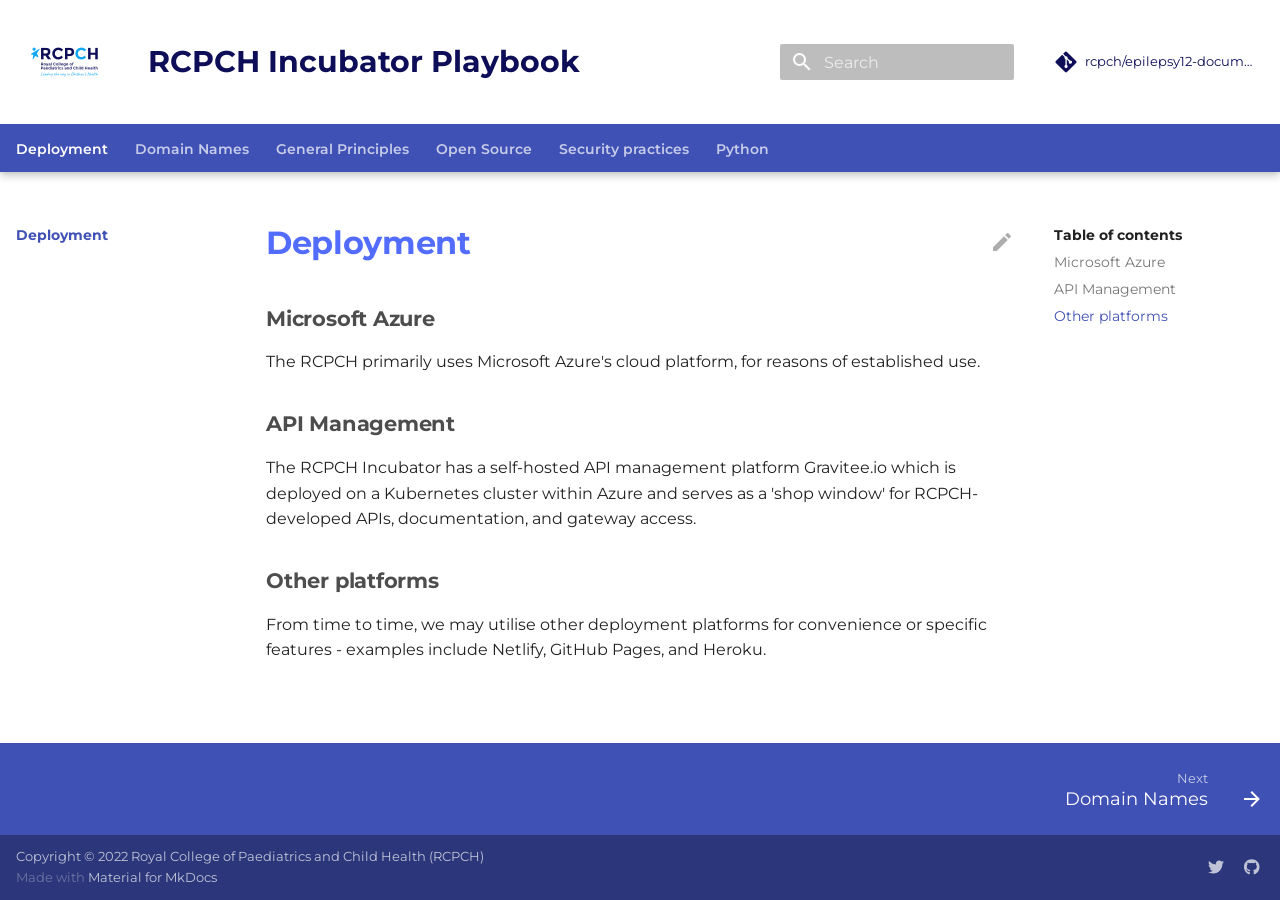
<file: deployment/index.html>
<!doctype html>
<html lang="en" class="no-js">
  <head>
    
      <meta charset="utf-8">
      <meta name="viewport" content="width=device-width,initial-scale=1">
      
        <meta name="description" content="Manual and Reference for the RCPCH Incubator Team">
      
      
        <meta name="author" content="The Royal College of Paediatrics and Child Health">
      
      
        <link rel="canonical" href="https://docs.epilepsy12.rcpch.ac.uk/deployment/">
      
      <link rel="icon" href="../assets/images/favicon.png">
      <meta name="generator" content="mkdocs-1.4.1, mkdocs-material-8.5.6">
    
    
      
        <title>Deployment - RCPCH Incubator Playbook</title>
      
    
    
      <link rel="stylesheet" href="../assets/stylesheets/main.20d9efc8.min.css">
      
        
        <link rel="stylesheet" href="../assets/stylesheets/palette.cbb835fc.min.css">
        
      
      

    
    
    
      
        
        
        <link rel="preconnect" href="https://fonts.gstatic.com" crossorigin>
        <link rel="stylesheet" href="https://fonts.googleapis.com/css?family=Montserrat:300,300i,400,400i,700,700i%7CRoboto+Mono:400,400i,700,700i&display=fallback">
        <style>:root{--md-text-font:"Montserrat";--md-code-font:"Roboto Mono"}</style>
      
    
    
      <link rel="stylesheet" href="../_assets/_stylesheets/extra.css">
    
    <script>__md_scope=new URL("..",location),__md_hash=e=>[...e].reduce((e,_)=>(e<<5)-e+_.charCodeAt(0),0),__md_get=(e,_=localStorage,t=__md_scope)=>JSON.parse(_.getItem(t.pathname+"."+e)),__md_set=(e,_,t=localStorage,a=__md_scope)=>{try{t.setItem(a.pathname+"."+e,JSON.stringify(_))}catch(e){}}</script>
    
      

    
    
    
  </head>
  
  
    
    
    
    
    
    <body dir="ltr" data-md-color-scheme="default" data-md-color-primary="" data-md-color-accent="">
  
    
    
    <input class="md-toggle" data-md-toggle="drawer" type="checkbox" id="__drawer" autocomplete="off">
    <input class="md-toggle" data-md-toggle="search" type="checkbox" id="__search" autocomplete="off">
    <label class="md-overlay" for="__drawer"></label>
    <div data-md-component="skip">
      
        
        <a href="#deployment" class="md-skip">
          Skip to content
        </a>
      
    </div>
    <div data-md-component="announce">
      
    </div>
    
    
      

  

<header class="md-header md-header--lifted" data-md-component="header">
  <nav class="md-header__inner md-grid" aria-label="Header">
    <a href=".." title="RCPCH Incubator Playbook" class="md-header__button md-logo" aria-label="RCPCH Incubator Playbook" data-md-component="logo">
      
  <img src="../_assets/_images/rcpch_logo.png" alt="logo">

    </a>
    <label class="md-header__button md-icon" for="__drawer">
      <svg xmlns="http://www.w3.org/2000/svg" viewBox="0 0 24 24"><path d="M3 6h18v2H3V6m0 5h18v2H3v-2m0 5h18v2H3v-2Z"/></svg>
    </label>
    <div class="md-header__title" data-md-component="header-title">
      <div class="md-header__ellipsis">
        <div class="md-header__topic">
          <span class="md-ellipsis">
            RCPCH Incubator Playbook
          </span>
        </div>
        <div class="md-header__topic" data-md-component="header-topic">
          <span class="md-ellipsis">
            
              Deployment
            
          </span>
        </div>
      </div>
    </div>
    
    
    
      <label class="md-header__button md-icon" for="__search">
        <svg xmlns="http://www.w3.org/2000/svg" viewBox="0 0 24 24"><path d="M9.5 3A6.5 6.5 0 0 1 16 9.5c0 1.61-.59 3.09-1.56 4.23l.27.27h.79l5 5-1.5 1.5-5-5v-.79l-.27-.27A6.516 6.516 0 0 1 9.5 16 6.5 6.5 0 0 1 3 9.5 6.5 6.5 0 0 1 9.5 3m0 2C7 5 5 7 5 9.5S7 14 9.5 14 14 12 14 9.5 12 5 9.5 5Z"/></svg>
      </label>
      <div class="md-search" data-md-component="search" role="dialog">
  <label class="md-search__overlay" for="__search"></label>
  <div class="md-search__inner" role="search">
    <form class="md-search__form" name="search">
      <input type="text" class="md-search__input" name="query" aria-label="Search" placeholder="Search" autocapitalize="off" autocorrect="off" autocomplete="off" spellcheck="false" data-md-component="search-query" required>
      <label class="md-search__icon md-icon" for="__search">
        <svg xmlns="http://www.w3.org/2000/svg" viewBox="0 0 24 24"><path d="M9.5 3A6.5 6.5 0 0 1 16 9.5c0 1.61-.59 3.09-1.56 4.23l.27.27h.79l5 5-1.5 1.5-5-5v-.79l-.27-.27A6.516 6.516 0 0 1 9.5 16 6.5 6.5 0 0 1 3 9.5 6.5 6.5 0 0 1 9.5 3m0 2C7 5 5 7 5 9.5S7 14 9.5 14 14 12 14 9.5 12 5 9.5 5Z"/></svg>
        <svg xmlns="http://www.w3.org/2000/svg" viewBox="0 0 24 24"><path d="M20 11v2H8l5.5 5.5-1.42 1.42L4.16 12l7.92-7.92L13.5 5.5 8 11h12Z"/></svg>
      </label>
      <nav class="md-search__options" aria-label="Search">
        
        <button type="reset" class="md-search__icon md-icon" title="Clear" aria-label="Clear" tabindex="-1">
          <svg xmlns="http://www.w3.org/2000/svg" viewBox="0 0 24 24"><path d="M19 6.41 17.59 5 12 10.59 6.41 5 5 6.41 10.59 12 5 17.59 6.41 19 12 13.41 17.59 19 19 17.59 13.41 12 19 6.41Z"/></svg>
        </button>
      </nav>
      
    </form>
    <div class="md-search__output">
      <div class="md-search__scrollwrap" data-md-scrollfix>
        <div class="md-search-result" data-md-component="search-result">
          <div class="md-search-result__meta">
            Initializing search
          </div>
          <ol class="md-search-result__list"></ol>
        </div>
      </div>
    </div>
  </div>
</div>
    
    
      <div class="md-header__source">
        <a href="https://github.com/rcpch/epilepsy12-documentation" title="Go to repository" class="md-source" data-md-component="source">
  <div class="md-source__icon md-icon">
    
    <svg xmlns="http://www.w3.org/2000/svg" viewBox="0 0 448 512"><!--! Font Awesome Free 6.2.0 by @fontawesome - https://fontawesome.com License - https://fontawesome.com/license/free (Icons: CC BY 4.0, Fonts: SIL OFL 1.1, Code: MIT License) Copyright 2022 Fonticons, Inc.--><path d="M439.55 236.05 244 40.45a28.87 28.87 0 0 0-40.81 0l-40.66 40.63 51.52 51.52c27.06-9.14 52.68 16.77 43.39 43.68l49.66 49.66c34.23-11.8 61.18 31 35.47 56.69-26.49 26.49-70.21-2.87-56-37.34L240.22 199v121.85c25.3 12.54 22.26 41.85 9.08 55a34.34 34.34 0 0 1-48.55 0c-17.57-17.6-11.07-46.91 11.25-56v-123c-20.8-8.51-24.6-30.74-18.64-45L142.57 101 8.45 235.14a28.86 28.86 0 0 0 0 40.81l195.61 195.6a28.86 28.86 0 0 0 40.8 0l194.69-194.69a28.86 28.86 0 0 0 0-40.81z"/></svg>
  </div>
  <div class="md-source__repository">
    rcpch/epilepsy12-documentation
  </div>
</a>
      </div>
    
  </nav>
  
    
      
<nav class="md-tabs" aria-label="Tabs" data-md-component="tabs">
  <div class="md-tabs__inner md-grid">
    <ul class="md-tabs__list">
      
        
  
  
    
  


  <li class="md-tabs__item">
    <a href="./" class="md-tabs__link md-tabs__link--active">
      Deployment
    </a>
  </li>

      
        
  
  


  <li class="md-tabs__item">
    <a href="../domain-names/" class="md-tabs__link">
      Domain Names
    </a>
  </li>

      
        
  
  


  <li class="md-tabs__item">
    <a href="../general-principles/" class="md-tabs__link">
      General Principles
    </a>
  </li>

      
        
  
  


  <li class="md-tabs__item">
    <a href="../open-source/" class="md-tabs__link">
      Open Source
    </a>
  </li>

      
        
  
  


  <li class="md-tabs__item">
    <a href="../security/" class="md-tabs__link">
      Security practices
    </a>
  </li>

      
        
  
  


  
  
  
    <li class="md-tabs__item">
      <a href="../python/dependency-management/" class="md-tabs__link">
        Python
      </a>
    </li>
  

      
    </ul>
  </div>
</nav>
    
  
</header>
    
    <div class="md-container" data-md-component="container">
      
      
        
      
      <main class="md-main" data-md-component="main">
        <div class="md-main__inner md-grid">
          
            
              
              <div class="md-sidebar md-sidebar--primary" data-md-component="sidebar" data-md-type="navigation" >
                <div class="md-sidebar__scrollwrap">
                  <div class="md-sidebar__inner">
                    

  


<nav class="md-nav md-nav--primary md-nav--lifted" aria-label="Navigation" data-md-level="0">
  <label class="md-nav__title" for="__drawer">
    <a href=".." title="RCPCH Incubator Playbook" class="md-nav__button md-logo" aria-label="RCPCH Incubator Playbook" data-md-component="logo">
      
  <img src="../_assets/_images/rcpch_logo.png" alt="logo">

    </a>
    RCPCH Incubator Playbook
  </label>
  
    <div class="md-nav__source">
      <a href="https://github.com/rcpch/epilepsy12-documentation" title="Go to repository" class="md-source" data-md-component="source">
  <div class="md-source__icon md-icon">
    
    <svg xmlns="http://www.w3.org/2000/svg" viewBox="0 0 448 512"><!--! Font Awesome Free 6.2.0 by @fontawesome - https://fontawesome.com License - https://fontawesome.com/license/free (Icons: CC BY 4.0, Fonts: SIL OFL 1.1, Code: MIT License) Copyright 2022 Fonticons, Inc.--><path d="M439.55 236.05 244 40.45a28.87 28.87 0 0 0-40.81 0l-40.66 40.63 51.52 51.52c27.06-9.14 52.68 16.77 43.39 43.68l49.66 49.66c34.23-11.8 61.18 31 35.47 56.69-26.49 26.49-70.21-2.87-56-37.34L240.22 199v121.85c25.3 12.54 22.26 41.85 9.08 55a34.34 34.34 0 0 1-48.55 0c-17.57-17.6-11.07-46.91 11.25-56v-123c-20.8-8.51-24.6-30.74-18.64-45L142.57 101 8.45 235.14a28.86 28.86 0 0 0 0 40.81l195.61 195.6a28.86 28.86 0 0 0 40.8 0l194.69-194.69a28.86 28.86 0 0 0 0-40.81z"/></svg>
  </div>
  <div class="md-source__repository">
    rcpch/epilepsy12-documentation
  </div>
</a>
    </div>
  
  <ul class="md-nav__list" data-md-scrollfix>
    
      
      
      

  
  
    
  
  
    <li class="md-nav__item md-nav__item--active">
      
      <input class="md-nav__toggle md-toggle" data-md-toggle="toc" type="checkbox" id="__toc">
      
      
        
      
      
        <label class="md-nav__link md-nav__link--active" for="__toc">
          Deployment
          <span class="md-nav__icon md-icon"></span>
        </label>
      
      <a href="./" class="md-nav__link md-nav__link--active">
        Deployment
      </a>
      
        

<nav class="md-nav md-nav--secondary" aria-label="Table of contents">
  
  
  
    
  
  
    <label class="md-nav__title" for="__toc">
      <span class="md-nav__icon md-icon"></span>
      Table of contents
    </label>
    <ul class="md-nav__list" data-md-component="toc" data-md-scrollfix>
      
        <li class="md-nav__item">
  <a href="#microsoft-azure" class="md-nav__link">
    Microsoft Azure
  </a>
  
</li>
      
        <li class="md-nav__item">
  <a href="#api-management" class="md-nav__link">
    API Management
  </a>
  
</li>
      
        <li class="md-nav__item">
  <a href="#other-platforms" class="md-nav__link">
    Other platforms
  </a>
  
</li>
      
    </ul>
  
</nav>
      
    </li>
  

    
      
      
      

  
  
  
    <li class="md-nav__item">
      <a href="../domain-names/" class="md-nav__link">
        Domain Names
      </a>
    </li>
  

    
      
      
      

  
  
  
    <li class="md-nav__item">
      <a href="../general-principles/" class="md-nav__link">
        General Principles
      </a>
    </li>
  

    
      
      
      

  
  
  
    <li class="md-nav__item">
      <a href="../open-source/" class="md-nav__link">
        Open Source
      </a>
    </li>
  

    
      
      
      

  
  
  
    <li class="md-nav__item">
      <a href="../security/" class="md-nav__link">
        Security practices
      </a>
    </li>
  

    
      
      
      

  
  
  
    
    <li class="md-nav__item md-nav__item--nested">
      
      
        <input class="md-nav__toggle md-toggle md-toggle--indeterminate" data-md-toggle="__nav_6" type="checkbox" id="__nav_6" checked>
      
      
      
      
        <label class="md-nav__link" for="__nav_6">
          Python
          <span class="md-nav__icon md-icon"></span>
        </label>
      
      <nav class="md-nav" aria-label="Python" data-md-level="1">
        <label class="md-nav__title" for="__nav_6">
          <span class="md-nav__icon md-icon"></span>
          Python
        </label>
        <ul class="md-nav__list" data-md-scrollfix>
          
            
              
  
  
  
    <li class="md-nav__item">
      <a href="../python/dependency-management/" class="md-nav__link">
        Dependency management
      </a>
    </li>
  

            
          
            
              
  
  
  
    <li class="md-nav__item">
      <a href="../python/requirements/" class="md-nav__link">
        Requirements
      </a>
    </li>
  

            
          
            
              
  
  
  
    <li class="md-nav__item">
      <a href="../python/tidy_imports/" class="md-nav__link">
        Tidy imports
      </a>
    </li>
  

            
          
        </ul>
      </nav>
    </li>
  

    
  </ul>
</nav>
                  </div>
                </div>
              </div>
            
            
              
              <div class="md-sidebar md-sidebar--secondary" data-md-component="sidebar" data-md-type="toc" >
                <div class="md-sidebar__scrollwrap">
                  <div class="md-sidebar__inner">
                    

<nav class="md-nav md-nav--secondary" aria-label="Table of contents">
  
  
  
    
  
  
    <label class="md-nav__title" for="__toc">
      <span class="md-nav__icon md-icon"></span>
      Table of contents
    </label>
    <ul class="md-nav__list" data-md-component="toc" data-md-scrollfix>
      
        <li class="md-nav__item">
  <a href="#microsoft-azure" class="md-nav__link">
    Microsoft Azure
  </a>
  
</li>
      
        <li class="md-nav__item">
  <a href="#api-management" class="md-nav__link">
    API Management
  </a>
  
</li>
      
        <li class="md-nav__item">
  <a href="#other-platforms" class="md-nav__link">
    Other platforms
  </a>
  
</li>
      
    </ul>
  
</nav>
                  </div>
                </div>
              </div>
            
          
          
            <div class="md-content" data-md-component="content">
              <article class="md-content__inner md-typeset">
                
                  

  <a href="https://github.com/rcpch/epilepsy12-documentation/blob/live/docs/deployment.md" title="Edit this page" class="md-content__button md-icon">
    
    <svg xmlns="http://www.w3.org/2000/svg" viewBox="0 0 24 24"><path d="M20.71 7.04c.39-.39.39-1.04 0-1.41l-2.34-2.34c-.37-.39-1.02-.39-1.41 0l-1.84 1.83 3.75 3.75M3 17.25V21h3.75L17.81 9.93l-3.75-3.75L3 17.25Z"/></svg>
  </a>


<h1 id="deployment">Deployment<a class="headerlink" href="#deployment" title="Permanent link">&para;</a></h1>
<h2 id="microsoft-azure">Microsoft Azure<a class="headerlink" href="#microsoft-azure" title="Permanent link">&para;</a></h2>
<p>The RCPCH primarily uses Microsoft Azure's cloud platform, for reasons of established use.</p>
<h2 id="api-management">API Management<a class="headerlink" href="#api-management" title="Permanent link">&para;</a></h2>
<p>The RCPCH Incubator has a self-hosted API management platform Gravitee.io which is deployed on a Kubernetes cluster within Azure and serves as a 'shop window' for RCPCH-developed APIs, documentation, and gateway access.</p>
<h2 id="other-platforms">Other platforms<a class="headerlink" href="#other-platforms" title="Permanent link">&para;</a></h2>
<p>From time to time, we may utilise other deployment platforms for convenience or specific features - examples include Netlify, GitHub Pages, and Heroku.</p>





                
              </article>
            </div>
          
          
        </div>
        
          <a href="#" class="md-top md-icon" data-md-component="top" hidden>
            <svg xmlns="http://www.w3.org/2000/svg" viewBox="0 0 24 24"><path d="M13 20h-2V8l-5.5 5.5-1.42-1.42L12 4.16l7.92 7.92-1.42 1.42L13 8v12Z"/></svg>
            Back to top
          </a>
        
      </main>
      
        <footer class="md-footer">
  
    
    <nav class="md-footer__inner md-grid" aria-label="Footer" >
      
      
        
        <a href="../domain-names/" class="md-footer__link md-footer__link--next" aria-label="Next: Domain Names" rel="next">
          <div class="md-footer__title">
            <div class="md-ellipsis">
              <span class="md-footer__direction">
                Next
              </span>
              Domain Names
            </div>
          </div>
          <div class="md-footer__button md-icon">
            <svg xmlns="http://www.w3.org/2000/svg" viewBox="0 0 24 24"><path d="M4 11v2h12l-5.5 5.5 1.42 1.42L19.84 12l-7.92-7.92L10.5 5.5 16 11H4Z"/></svg>
          </div>
        </a>
      
    </nav>
  
  <div class="md-footer-meta md-typeset">
    <div class="md-footer-meta__inner md-grid">
      <div class="md-copyright">
  
    <div class="md-copyright__highlight">
      Copyright &copy; 2022 Royal College of Paediatrics and Child Health (RCPCH)
    </div>
  
  
    Made with
    <a href="https://squidfunk.github.io/mkdocs-material/" target="_blank" rel="noopener">
      Material for MkDocs
    </a>
  
</div>
      
        <div class="md-social">
  
    
    
      
      
    
    <a href="https://twitter.com/rcpchtweets" target="_blank" rel="noopener" title="twitter.com" class="md-social__link">
      <svg xmlns="http://www.w3.org/2000/svg" viewBox="0 0 512 512"><!--! Font Awesome Free 6.2.0 by @fontawesome - https://fontawesome.com License - https://fontawesome.com/license/free (Icons: CC BY 4.0, Fonts: SIL OFL 1.1, Code: MIT License) Copyright 2022 Fonticons, Inc.--><path d="M459.37 151.716c.325 4.548.325 9.097.325 13.645 0 138.72-105.583 298.558-298.558 298.558-59.452 0-114.68-17.219-161.137-47.106 8.447.974 16.568 1.299 25.34 1.299 49.055 0 94.213-16.568 130.274-44.832-46.132-.975-84.792-31.188-98.112-72.772 6.498.974 12.995 1.624 19.818 1.624 9.421 0 18.843-1.3 27.614-3.573-48.081-9.747-84.143-51.98-84.143-102.985v-1.299c13.969 7.797 30.214 12.67 47.431 13.319-28.264-18.843-46.781-51.005-46.781-87.391 0-19.492 5.197-37.36 14.294-52.954 51.655 63.675 129.3 105.258 216.365 109.807-1.624-7.797-2.599-15.918-2.599-24.04 0-57.828 46.782-104.934 104.934-104.934 30.213 0 57.502 12.67 76.67 33.137 23.715-4.548 46.456-13.32 66.599-25.34-7.798 24.366-24.366 44.833-46.132 57.827 21.117-2.273 41.584-8.122 60.426-16.243-14.292 20.791-32.161 39.308-52.628 54.253z"/></svg>
    </a>
  
    
    
      
      
    
    <a href="https://github.com/rcpch" target="_blank" rel="noopener" title="github.com" class="md-social__link">
      <svg xmlns="http://www.w3.org/2000/svg" viewBox="0 0 496 512"><!--! Font Awesome Free 6.2.0 by @fontawesome - https://fontawesome.com License - https://fontawesome.com/license/free (Icons: CC BY 4.0, Fonts: SIL OFL 1.1, Code: MIT License) Copyright 2022 Fonticons, Inc.--><path d="M165.9 397.4c0 2-2.3 3.6-5.2 3.6-3.3.3-5.6-1.3-5.6-3.6 0-2 2.3-3.6 5.2-3.6 3-.3 5.6 1.3 5.6 3.6zm-31.1-4.5c-.7 2 1.3 4.3 4.3 4.9 2.6 1 5.6 0 6.2-2s-1.3-4.3-4.3-5.2c-2.6-.7-5.5.3-6.2 2.3zm44.2-1.7c-2.9.7-4.9 2.6-4.6 4.9.3 2 2.9 3.3 5.9 2.6 2.9-.7 4.9-2.6 4.6-4.6-.3-1.9-3-3.2-5.9-2.9zM244.8 8C106.1 8 0 113.3 0 252c0 110.9 69.8 205.8 169.5 239.2 12.8 2.3 17.3-5.6 17.3-12.1 0-6.2-.3-40.4-.3-61.4 0 0-70 15-84.7-29.8 0 0-11.4-29.1-27.8-36.6 0 0-22.9-15.7 1.6-15.4 0 0 24.9 2 38.6 25.8 21.9 38.6 58.6 27.5 72.9 20.9 2.3-16 8.8-27.1 16-33.7-55.9-6.2-112.3-14.3-112.3-110.5 0-27.5 7.6-41.3 23.6-58.9-2.6-6.5-11.1-33.3 2.6-67.9 20.9-6.5 69 27 69 27 20-5.6 41.5-8.5 62.8-8.5s42.8 2.9 62.8 8.5c0 0 48.1-33.6 69-27 13.7 34.7 5.2 61.4 2.6 67.9 16 17.7 25.8 31.5 25.8 58.9 0 96.5-58.9 104.2-114.8 110.5 9.2 7.9 17 22.9 17 46.4 0 33.7-.3 75.4-.3 83.6 0 6.5 4.6 14.4 17.3 12.1C428.2 457.8 496 362.9 496 252 496 113.3 383.5 8 244.8 8zM97.2 352.9c-1.3 1-1 3.3.7 5.2 1.6 1.6 3.9 2.3 5.2 1 1.3-1 1-3.3-.7-5.2-1.6-1.6-3.9-2.3-5.2-1zm-10.8-8.1c-.7 1.3.3 2.9 2.3 3.9 1.6 1 3.6.7 4.3-.7.7-1.3-.3-2.9-2.3-3.9-2-.6-3.6-.3-4.3.7zm32.4 35.6c-1.6 1.3-1 4.3 1.3 6.2 2.3 2.3 5.2 2.6 6.5 1 1.3-1.3.7-4.3-1.3-6.2-2.2-2.3-5.2-2.6-6.5-1zm-11.4-14.7c-1.6 1-1.6 3.6 0 5.9 1.6 2.3 4.3 3.3 5.6 2.3 1.6-1.3 1.6-3.9 0-6.2-1.4-2.3-4-3.3-5.6-2z"/></svg>
    </a>
  
</div>
      
    </div>
  </div>
</footer>
      
    </div>
    <div class="md-dialog" data-md-component="dialog">
      <div class="md-dialog__inner md-typeset"></div>
    </div>
    
    <script id="__config" type="application/json">{"base": "..", "features": ["navigation.instant", "navigation.tabs", "navigation.tabs.sticky", "navigation.tracking", "navigation.top", "navigation.expand"], "search": "../assets/javascripts/workers/search.5bf1dace.min.js", "translations": {"clipboard.copied": "Copied to clipboard", "clipboard.copy": "Copy to clipboard", "search.config.lang": "en", "search.config.pipeline": "trimmer, stopWordFilter", "search.config.separator": "[\\s\\-]+", "search.placeholder": "Search", "search.result.more.one": "1 more on this page", "search.result.more.other": "# more on this page", "search.result.none": "No matching documents", "search.result.one": "1 matching document", "search.result.other": "# matching documents", "search.result.placeholder": "Type to start searching", "search.result.term.missing": "Missing", "select.version.title": "Select version"}}</script>
    
    
      <script src="../assets/javascripts/bundle.078830c0.min.js"></script>
      
    
  </body>
</html>
</file>
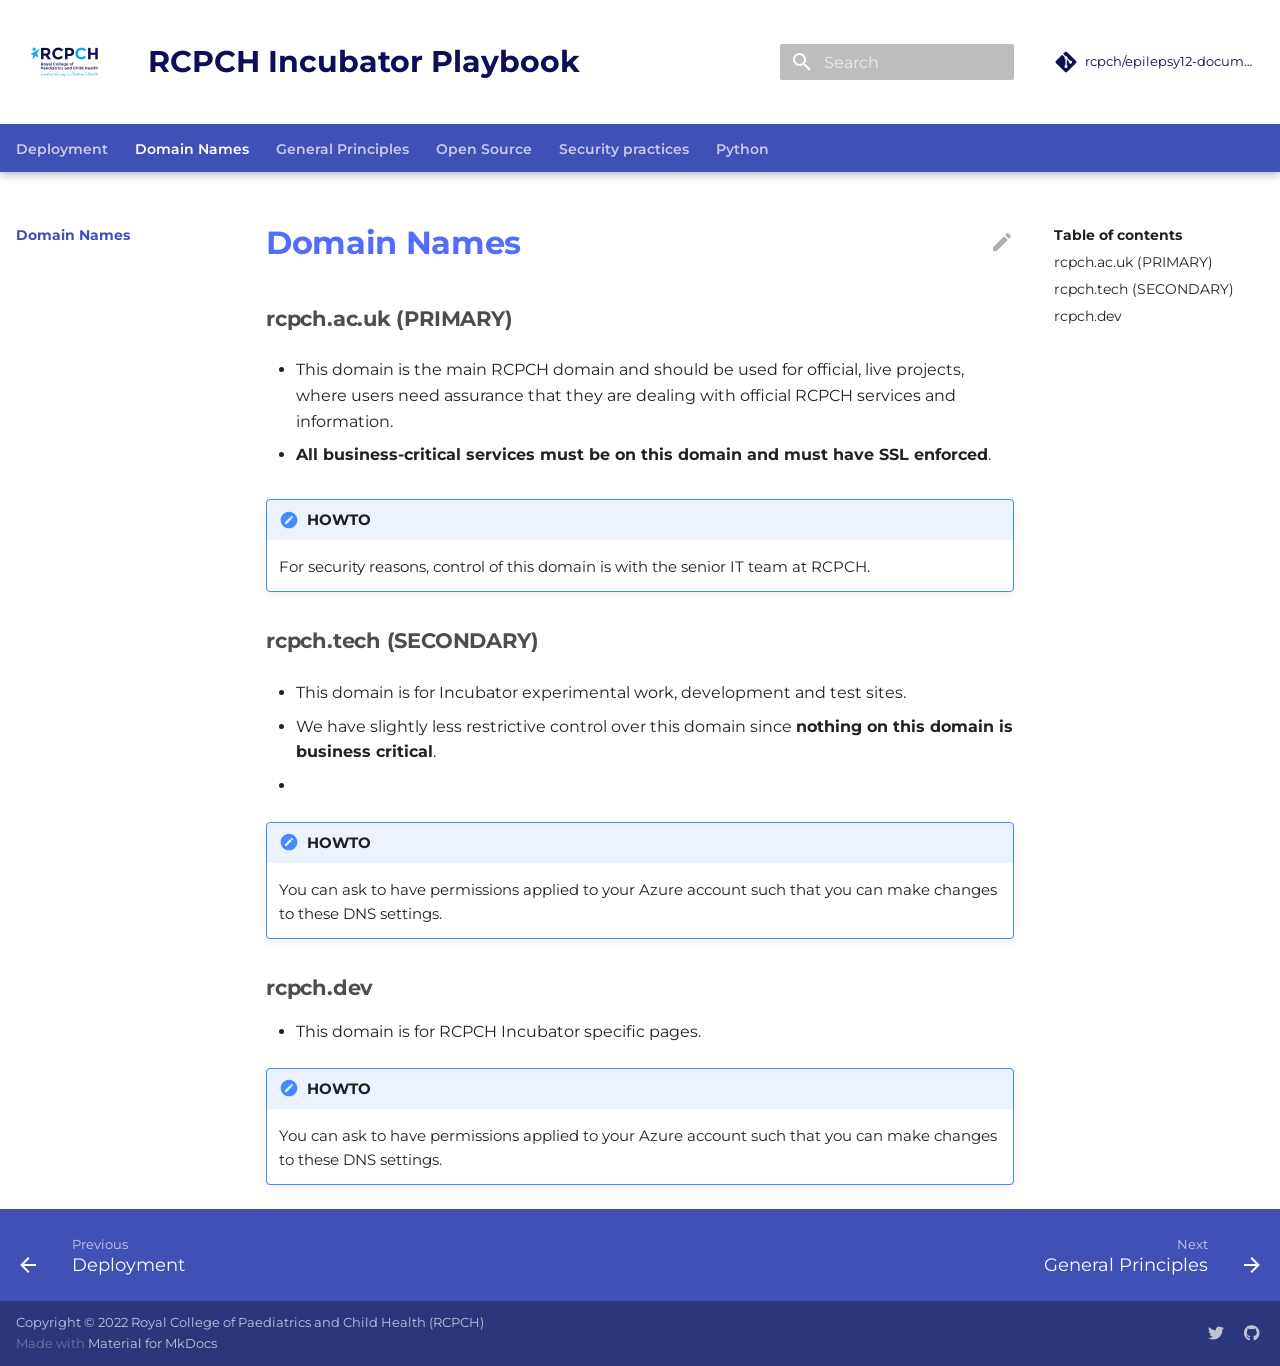
<file: domain-names/index.html>
<!doctype html>
<html lang="en" class="no-js">
  <head>
    
      <meta charset="utf-8">
      <meta name="viewport" content="width=device-width,initial-scale=1">
      
        <meta name="description" content="Manual and Reference for the RCPCH Incubator Team">
      
      
        <meta name="author" content="The Royal College of Paediatrics and Child Health">
      
      
        <link rel="canonical" href="https://docs.epilepsy12.rcpch.ac.uk/domain-names/">
      
      <link rel="icon" href="../assets/images/favicon.png">
      <meta name="generator" content="mkdocs-1.4.1, mkdocs-material-8.5.6">
    
    
      
        <title>Domain Names - RCPCH Incubator Playbook</title>
      
    
    
      <link rel="stylesheet" href="../assets/stylesheets/main.20d9efc8.min.css">
      
        
        <link rel="stylesheet" href="../assets/stylesheets/palette.cbb835fc.min.css">
        
      
      

    
    
    
      
        
        
        <link rel="preconnect" href="https://fonts.gstatic.com" crossorigin>
        <link rel="stylesheet" href="https://fonts.googleapis.com/css?family=Montserrat:300,300i,400,400i,700,700i%7CRoboto+Mono:400,400i,700,700i&display=fallback">
        <style>:root{--md-text-font:"Montserrat";--md-code-font:"Roboto Mono"}</style>
      
    
    
      <link rel="stylesheet" href="../_assets/_stylesheets/extra.css">
    
    <script>__md_scope=new URL("..",location),__md_hash=e=>[...e].reduce((e,_)=>(e<<5)-e+_.charCodeAt(0),0),__md_get=(e,_=localStorage,t=__md_scope)=>JSON.parse(_.getItem(t.pathname+"."+e)),__md_set=(e,_,t=localStorage,a=__md_scope)=>{try{t.setItem(a.pathname+"."+e,JSON.stringify(_))}catch(e){}}</script>
    
      

    
    
    
  </head>
  
  
    
    
    
    
    
    <body dir="ltr" data-md-color-scheme="default" data-md-color-primary="" data-md-color-accent="">
  
    
    
    <input class="md-toggle" data-md-toggle="drawer" type="checkbox" id="__drawer" autocomplete="off">
    <input class="md-toggle" data-md-toggle="search" type="checkbox" id="__search" autocomplete="off">
    <label class="md-overlay" for="__drawer"></label>
    <div data-md-component="skip">
      
        
        <a href="#domain-names" class="md-skip">
          Skip to content
        </a>
      
    </div>
    <div data-md-component="announce">
      
    </div>
    
    
      

  

<header class="md-header md-header--lifted" data-md-component="header">
  <nav class="md-header__inner md-grid" aria-label="Header">
    <a href=".." title="RCPCH Incubator Playbook" class="md-header__button md-logo" aria-label="RCPCH Incubator Playbook" data-md-component="logo">
      
  <img src="../_assets/_images/rcpch_logo.png" alt="logo">

    </a>
    <label class="md-header__button md-icon" for="__drawer">
      <svg xmlns="http://www.w3.org/2000/svg" viewBox="0 0 24 24"><path d="M3 6h18v2H3V6m0 5h18v2H3v-2m0 5h18v2H3v-2Z"/></svg>
    </label>
    <div class="md-header__title" data-md-component="header-title">
      <div class="md-header__ellipsis">
        <div class="md-header__topic">
          <span class="md-ellipsis">
            RCPCH Incubator Playbook
          </span>
        </div>
        <div class="md-header__topic" data-md-component="header-topic">
          <span class="md-ellipsis">
            
              Domain Names
            
          </span>
        </div>
      </div>
    </div>
    
    
    
      <label class="md-header__button md-icon" for="__search">
        <svg xmlns="http://www.w3.org/2000/svg" viewBox="0 0 24 24"><path d="M9.5 3A6.5 6.5 0 0 1 16 9.5c0 1.61-.59 3.09-1.56 4.23l.27.27h.79l5 5-1.5 1.5-5-5v-.79l-.27-.27A6.516 6.516 0 0 1 9.5 16 6.5 6.5 0 0 1 3 9.5 6.5 6.5 0 0 1 9.5 3m0 2C7 5 5 7 5 9.5S7 14 9.5 14 14 12 14 9.5 12 5 9.5 5Z"/></svg>
      </label>
      <div class="md-search" data-md-component="search" role="dialog">
  <label class="md-search__overlay" for="__search"></label>
  <div class="md-search__inner" role="search">
    <form class="md-search__form" name="search">
      <input type="text" class="md-search__input" name="query" aria-label="Search" placeholder="Search" autocapitalize="off" autocorrect="off" autocomplete="off" spellcheck="false" data-md-component="search-query" required>
      <label class="md-search__icon md-icon" for="__search">
        <svg xmlns="http://www.w3.org/2000/svg" viewBox="0 0 24 24"><path d="M9.5 3A6.5 6.5 0 0 1 16 9.5c0 1.61-.59 3.09-1.56 4.23l.27.27h.79l5 5-1.5 1.5-5-5v-.79l-.27-.27A6.516 6.516 0 0 1 9.5 16 6.5 6.5 0 0 1 3 9.5 6.5 6.5 0 0 1 9.5 3m0 2C7 5 5 7 5 9.5S7 14 9.5 14 14 12 14 9.5 12 5 9.5 5Z"/></svg>
        <svg xmlns="http://www.w3.org/2000/svg" viewBox="0 0 24 24"><path d="M20 11v2H8l5.5 5.5-1.42 1.42L4.16 12l7.92-7.92L13.5 5.5 8 11h12Z"/></svg>
      </label>
      <nav class="md-search__options" aria-label="Search">
        
        <button type="reset" class="md-search__icon md-icon" title="Clear" aria-label="Clear" tabindex="-1">
          <svg xmlns="http://www.w3.org/2000/svg" viewBox="0 0 24 24"><path d="M19 6.41 17.59 5 12 10.59 6.41 5 5 6.41 10.59 12 5 17.59 6.41 19 12 13.41 17.59 19 19 17.59 13.41 12 19 6.41Z"/></svg>
        </button>
      </nav>
      
    </form>
    <div class="md-search__output">
      <div class="md-search__scrollwrap" data-md-scrollfix>
        <div class="md-search-result" data-md-component="search-result">
          <div class="md-search-result__meta">
            Initializing search
          </div>
          <ol class="md-search-result__list"></ol>
        </div>
      </div>
    </div>
  </div>
</div>
    
    
      <div class="md-header__source">
        <a href="https://github.com/rcpch/epilepsy12-documentation" title="Go to repository" class="md-source" data-md-component="source">
  <div class="md-source__icon md-icon">
    
    <svg xmlns="http://www.w3.org/2000/svg" viewBox="0 0 448 512"><!--! Font Awesome Free 6.2.0 by @fontawesome - https://fontawesome.com License - https://fontawesome.com/license/free (Icons: CC BY 4.0, Fonts: SIL OFL 1.1, Code: MIT License) Copyright 2022 Fonticons, Inc.--><path d="M439.55 236.05 244 40.45a28.87 28.87 0 0 0-40.81 0l-40.66 40.63 51.52 51.52c27.06-9.14 52.68 16.77 43.39 43.68l49.66 49.66c34.23-11.8 61.18 31 35.47 56.69-26.49 26.49-70.21-2.87-56-37.34L240.22 199v121.85c25.3 12.54 22.26 41.85 9.08 55a34.34 34.34 0 0 1-48.55 0c-17.57-17.6-11.07-46.91 11.25-56v-123c-20.8-8.51-24.6-30.74-18.64-45L142.57 101 8.45 235.14a28.86 28.86 0 0 0 0 40.81l195.61 195.6a28.86 28.86 0 0 0 40.8 0l194.69-194.69a28.86 28.86 0 0 0 0-40.81z"/></svg>
  </div>
  <div class="md-source__repository">
    rcpch/epilepsy12-documentation
  </div>
</a>
      </div>
    
  </nav>
  
    
      
<nav class="md-tabs" aria-label="Tabs" data-md-component="tabs">
  <div class="md-tabs__inner md-grid">
    <ul class="md-tabs__list">
      
        
  
  


  <li class="md-tabs__item">
    <a href="../deployment/" class="md-tabs__link">
      Deployment
    </a>
  </li>

      
        
  
  
    
  


  <li class="md-tabs__item">
    <a href="./" class="md-tabs__link md-tabs__link--active">
      Domain Names
    </a>
  </li>

      
        
  
  


  <li class="md-tabs__item">
    <a href="../general-principles/" class="md-tabs__link">
      General Principles
    </a>
  </li>

      
        
  
  


  <li class="md-tabs__item">
    <a href="../open-source/" class="md-tabs__link">
      Open Source
    </a>
  </li>

      
        
  
  


  <li class="md-tabs__item">
    <a href="../security/" class="md-tabs__link">
      Security practices
    </a>
  </li>

      
        
  
  


  
  
  
    <li class="md-tabs__item">
      <a href="../python/dependency-management/" class="md-tabs__link">
        Python
      </a>
    </li>
  

      
    </ul>
  </div>
</nav>
    
  
</header>
    
    <div class="md-container" data-md-component="container">
      
      
        
      
      <main class="md-main" data-md-component="main">
        <div class="md-main__inner md-grid">
          
            
              
              <div class="md-sidebar md-sidebar--primary" data-md-component="sidebar" data-md-type="navigation" >
                <div class="md-sidebar__scrollwrap">
                  <div class="md-sidebar__inner">
                    

  


<nav class="md-nav md-nav--primary md-nav--lifted" aria-label="Navigation" data-md-level="0">
  <label class="md-nav__title" for="__drawer">
    <a href=".." title="RCPCH Incubator Playbook" class="md-nav__button md-logo" aria-label="RCPCH Incubator Playbook" data-md-component="logo">
      
  <img src="../_assets/_images/rcpch_logo.png" alt="logo">

    </a>
    RCPCH Incubator Playbook
  </label>
  
    <div class="md-nav__source">
      <a href="https://github.com/rcpch/epilepsy12-documentation" title="Go to repository" class="md-source" data-md-component="source">
  <div class="md-source__icon md-icon">
    
    <svg xmlns="http://www.w3.org/2000/svg" viewBox="0 0 448 512"><!--! Font Awesome Free 6.2.0 by @fontawesome - https://fontawesome.com License - https://fontawesome.com/license/free (Icons: CC BY 4.0, Fonts: SIL OFL 1.1, Code: MIT License) Copyright 2022 Fonticons, Inc.--><path d="M439.55 236.05 244 40.45a28.87 28.87 0 0 0-40.81 0l-40.66 40.63 51.52 51.52c27.06-9.14 52.68 16.77 43.39 43.68l49.66 49.66c34.23-11.8 61.18 31 35.47 56.69-26.49 26.49-70.21-2.87-56-37.34L240.22 199v121.85c25.3 12.54 22.26 41.85 9.08 55a34.34 34.34 0 0 1-48.55 0c-17.57-17.6-11.07-46.91 11.25-56v-123c-20.8-8.51-24.6-30.74-18.64-45L142.57 101 8.45 235.14a28.86 28.86 0 0 0 0 40.81l195.61 195.6a28.86 28.86 0 0 0 40.8 0l194.69-194.69a28.86 28.86 0 0 0 0-40.81z"/></svg>
  </div>
  <div class="md-source__repository">
    rcpch/epilepsy12-documentation
  </div>
</a>
    </div>
  
  <ul class="md-nav__list" data-md-scrollfix>
    
      
      
      

  
  
  
    <li class="md-nav__item">
      <a href="../deployment/" class="md-nav__link">
        Deployment
      </a>
    </li>
  

    
      
      
      

  
  
    
  
  
    <li class="md-nav__item md-nav__item--active">
      
      <input class="md-nav__toggle md-toggle" data-md-toggle="toc" type="checkbox" id="__toc">
      
      
        
      
      
        <label class="md-nav__link md-nav__link--active" for="__toc">
          Domain Names
          <span class="md-nav__icon md-icon"></span>
        </label>
      
      <a href="./" class="md-nav__link md-nav__link--active">
        Domain Names
      </a>
      
        

<nav class="md-nav md-nav--secondary" aria-label="Table of contents">
  
  
  
    
  
  
    <label class="md-nav__title" for="__toc">
      <span class="md-nav__icon md-icon"></span>
      Table of contents
    </label>
    <ul class="md-nav__list" data-md-component="toc" data-md-scrollfix>
      
        <li class="md-nav__item">
  <a href="#rcpchacuk-primary" class="md-nav__link">
    rcpch.ac.uk (PRIMARY)
  </a>
  
</li>
      
        <li class="md-nav__item">
  <a href="#rcpchtech-secondary" class="md-nav__link">
    rcpch.tech (SECONDARY)
  </a>
  
</li>
      
        <li class="md-nav__item">
  <a href="#rcpchdev" class="md-nav__link">
    rcpch.dev
  </a>
  
</li>
      
    </ul>
  
</nav>
      
    </li>
  

    
      
      
      

  
  
  
    <li class="md-nav__item">
      <a href="../general-principles/" class="md-nav__link">
        General Principles
      </a>
    </li>
  

    
      
      
      

  
  
  
    <li class="md-nav__item">
      <a href="../open-source/" class="md-nav__link">
        Open Source
      </a>
    </li>
  

    
      
      
      

  
  
  
    <li class="md-nav__item">
      <a href="../security/" class="md-nav__link">
        Security practices
      </a>
    </li>
  

    
      
      
      

  
  
  
    
    <li class="md-nav__item md-nav__item--nested">
      
      
        <input class="md-nav__toggle md-toggle md-toggle--indeterminate" data-md-toggle="__nav_6" type="checkbox" id="__nav_6" checked>
      
      
      
      
        <label class="md-nav__link" for="__nav_6">
          Python
          <span class="md-nav__icon md-icon"></span>
        </label>
      
      <nav class="md-nav" aria-label="Python" data-md-level="1">
        <label class="md-nav__title" for="__nav_6">
          <span class="md-nav__icon md-icon"></span>
          Python
        </label>
        <ul class="md-nav__list" data-md-scrollfix>
          
            
              
  
  
  
    <li class="md-nav__item">
      <a href="../python/dependency-management/" class="md-nav__link">
        Dependency management
      </a>
    </li>
  

            
          
            
              
  
  
  
    <li class="md-nav__item">
      <a href="../python/requirements/" class="md-nav__link">
        Requirements
      </a>
    </li>
  

            
          
            
              
  
  
  
    <li class="md-nav__item">
      <a href="../python/tidy_imports/" class="md-nav__link">
        Tidy imports
      </a>
    </li>
  

            
          
        </ul>
      </nav>
    </li>
  

    
  </ul>
</nav>
                  </div>
                </div>
              </div>
            
            
              
              <div class="md-sidebar md-sidebar--secondary" data-md-component="sidebar" data-md-type="toc" >
                <div class="md-sidebar__scrollwrap">
                  <div class="md-sidebar__inner">
                    

<nav class="md-nav md-nav--secondary" aria-label="Table of contents">
  
  
  
    
  
  
    <label class="md-nav__title" for="__toc">
      <span class="md-nav__icon md-icon"></span>
      Table of contents
    </label>
    <ul class="md-nav__list" data-md-component="toc" data-md-scrollfix>
      
        <li class="md-nav__item">
  <a href="#rcpchacuk-primary" class="md-nav__link">
    rcpch.ac.uk (PRIMARY)
  </a>
  
</li>
      
        <li class="md-nav__item">
  <a href="#rcpchtech-secondary" class="md-nav__link">
    rcpch.tech (SECONDARY)
  </a>
  
</li>
      
        <li class="md-nav__item">
  <a href="#rcpchdev" class="md-nav__link">
    rcpch.dev
  </a>
  
</li>
      
    </ul>
  
</nav>
                  </div>
                </div>
              </div>
            
          
          
            <div class="md-content" data-md-component="content">
              <article class="md-content__inner md-typeset">
                
                  

  <a href="https://github.com/rcpch/epilepsy12-documentation/blob/live/docs/domain-names.md" title="Edit this page" class="md-content__button md-icon">
    
    <svg xmlns="http://www.w3.org/2000/svg" viewBox="0 0 24 24"><path d="M20.71 7.04c.39-.39.39-1.04 0-1.41l-2.34-2.34c-.37-.39-1.02-.39-1.41 0l-1.84 1.83 3.75 3.75M3 17.25V21h3.75L17.81 9.93l-3.75-3.75L3 17.25Z"/></svg>
  </a>


<h1 id="domain-names">Domain Names<a class="headerlink" href="#domain-names" title="Permanent link">&para;</a></h1>
<h2 id="rcpchacuk-primary">rcpch.ac.uk (PRIMARY)<a class="headerlink" href="#rcpchacuk-primary" title="Permanent link">&para;</a></h2>
<ul>
<li>
<p>This domain is the main RCPCH domain and should be used for official, live projects, where users need assurance that they are dealing with official RCPCH services and information.</p>
</li>
<li>
<p><strong>All business-critical services must be on this domain and must have SSL enforced</strong>.</p>
</li>
</ul>
<div class="admonition notice">
<p class="admonition-title">HOWTO</p>
<p>For security reasons, control of this domain is with the senior IT team at RCPCH.</p>
</div>
<h2 id="rcpchtech-secondary">rcpch.tech (SECONDARY)<a class="headerlink" href="#rcpchtech-secondary" title="Permanent link">&para;</a></h2>
<ul>
<li>
<p>This domain is for Incubator experimental work, development and test sites.</p>
</li>
<li>
<p>We have slightly less restrictive control over this domain since <strong>nothing on this domain is business critical</strong>.</p>
</li>
<li></li>
</ul>
<div class="admonition notice">
<p class="admonition-title">HOWTO</p>
<p>You can ask to have permissions applied to your Azure account such that you can make changes to these DNS settings.</p>
</div>
<h2 id="rcpchdev">rcpch.dev<a class="headerlink" href="#rcpchdev" title="Permanent link">&para;</a></h2>
<ul>
<li>This domain is for RCPCH Incubator specific pages.</li>
</ul>
<div class="admonition notice">
<p class="admonition-title">HOWTO</p>
<p>You can ask to have permissions applied to your Azure account such that you can make changes to these DNS settings.</p>
</div>





                
              </article>
            </div>
          
          
        </div>
        
          <a href="#" class="md-top md-icon" data-md-component="top" hidden>
            <svg xmlns="http://www.w3.org/2000/svg" viewBox="0 0 24 24"><path d="M13 20h-2V8l-5.5 5.5-1.42-1.42L12 4.16l7.92 7.92-1.42 1.42L13 8v12Z"/></svg>
            Back to top
          </a>
        
      </main>
      
        <footer class="md-footer">
  
    
    <nav class="md-footer__inner md-grid" aria-label="Footer" >
      
        
        <a href="../deployment/" class="md-footer__link md-footer__link--prev" aria-label="Previous: Deployment" rel="prev">
          <div class="md-footer__button md-icon">
            <svg xmlns="http://www.w3.org/2000/svg" viewBox="0 0 24 24"><path d="M20 11v2H8l5.5 5.5-1.42 1.42L4.16 12l7.92-7.92L13.5 5.5 8 11h12Z"/></svg>
          </div>
          <div class="md-footer__title">
            <div class="md-ellipsis">
              <span class="md-footer__direction">
                Previous
              </span>
              Deployment
            </div>
          </div>
        </a>
      
      
        
        <a href="../general-principles/" class="md-footer__link md-footer__link--next" aria-label="Next: General Principles" rel="next">
          <div class="md-footer__title">
            <div class="md-ellipsis">
              <span class="md-footer__direction">
                Next
              </span>
              General Principles
            </div>
          </div>
          <div class="md-footer__button md-icon">
            <svg xmlns="http://www.w3.org/2000/svg" viewBox="0 0 24 24"><path d="M4 11v2h12l-5.5 5.5 1.42 1.42L19.84 12l-7.92-7.92L10.5 5.5 16 11H4Z"/></svg>
          </div>
        </a>
      
    </nav>
  
  <div class="md-footer-meta md-typeset">
    <div class="md-footer-meta__inner md-grid">
      <div class="md-copyright">
  
    <div class="md-copyright__highlight">
      Copyright &copy; 2022 Royal College of Paediatrics and Child Health (RCPCH)
    </div>
  
  
    Made with
    <a href="https://squidfunk.github.io/mkdocs-material/" target="_blank" rel="noopener">
      Material for MkDocs
    </a>
  
</div>
      
        <div class="md-social">
  
    
    
      
      
    
    <a href="https://twitter.com/rcpchtweets" target="_blank" rel="noopener" title="twitter.com" class="md-social__link">
      <svg xmlns="http://www.w3.org/2000/svg" viewBox="0 0 512 512"><!--! Font Awesome Free 6.2.0 by @fontawesome - https://fontawesome.com License - https://fontawesome.com/license/free (Icons: CC BY 4.0, Fonts: SIL OFL 1.1, Code: MIT License) Copyright 2022 Fonticons, Inc.--><path d="M459.37 151.716c.325 4.548.325 9.097.325 13.645 0 138.72-105.583 298.558-298.558 298.558-59.452 0-114.68-17.219-161.137-47.106 8.447.974 16.568 1.299 25.34 1.299 49.055 0 94.213-16.568 130.274-44.832-46.132-.975-84.792-31.188-98.112-72.772 6.498.974 12.995 1.624 19.818 1.624 9.421 0 18.843-1.3 27.614-3.573-48.081-9.747-84.143-51.98-84.143-102.985v-1.299c13.969 7.797 30.214 12.67 47.431 13.319-28.264-18.843-46.781-51.005-46.781-87.391 0-19.492 5.197-37.36 14.294-52.954 51.655 63.675 129.3 105.258 216.365 109.807-1.624-7.797-2.599-15.918-2.599-24.04 0-57.828 46.782-104.934 104.934-104.934 30.213 0 57.502 12.67 76.67 33.137 23.715-4.548 46.456-13.32 66.599-25.34-7.798 24.366-24.366 44.833-46.132 57.827 21.117-2.273 41.584-8.122 60.426-16.243-14.292 20.791-32.161 39.308-52.628 54.253z"/></svg>
    </a>
  
    
    
      
      
    
    <a href="https://github.com/rcpch" target="_blank" rel="noopener" title="github.com" class="md-social__link">
      <svg xmlns="http://www.w3.org/2000/svg" viewBox="0 0 496 512"><!--! Font Awesome Free 6.2.0 by @fontawesome - https://fontawesome.com License - https://fontawesome.com/license/free (Icons: CC BY 4.0, Fonts: SIL OFL 1.1, Code: MIT License) Copyright 2022 Fonticons, Inc.--><path d="M165.9 397.4c0 2-2.3 3.6-5.2 3.6-3.3.3-5.6-1.3-5.6-3.6 0-2 2.3-3.6 5.2-3.6 3-.3 5.6 1.3 5.6 3.6zm-31.1-4.5c-.7 2 1.3 4.3 4.3 4.9 2.6 1 5.6 0 6.2-2s-1.3-4.3-4.3-5.2c-2.6-.7-5.5.3-6.2 2.3zm44.2-1.7c-2.9.7-4.9 2.6-4.6 4.9.3 2 2.9 3.3 5.9 2.6 2.9-.7 4.9-2.6 4.6-4.6-.3-1.9-3-3.2-5.9-2.9zM244.8 8C106.1 8 0 113.3 0 252c0 110.9 69.8 205.8 169.5 239.2 12.8 2.3 17.3-5.6 17.3-12.1 0-6.2-.3-40.4-.3-61.4 0 0-70 15-84.7-29.8 0 0-11.4-29.1-27.8-36.6 0 0-22.9-15.7 1.6-15.4 0 0 24.9 2 38.6 25.8 21.9 38.6 58.6 27.5 72.9 20.9 2.3-16 8.8-27.1 16-33.7-55.9-6.2-112.3-14.3-112.3-110.5 0-27.5 7.6-41.3 23.6-58.9-2.6-6.5-11.1-33.3 2.6-67.9 20.9-6.5 69 27 69 27 20-5.6 41.5-8.5 62.8-8.5s42.8 2.9 62.8 8.5c0 0 48.1-33.6 69-27 13.7 34.7 5.2 61.4 2.6 67.9 16 17.7 25.8 31.5 25.8 58.9 0 96.5-58.9 104.2-114.8 110.5 9.2 7.9 17 22.9 17 46.4 0 33.7-.3 75.4-.3 83.6 0 6.5 4.6 14.4 17.3 12.1C428.2 457.8 496 362.9 496 252 496 113.3 383.5 8 244.8 8zM97.2 352.9c-1.3 1-1 3.3.7 5.2 1.6 1.6 3.9 2.3 5.2 1 1.3-1 1-3.3-.7-5.2-1.6-1.6-3.9-2.3-5.2-1zm-10.8-8.1c-.7 1.3.3 2.9 2.3 3.9 1.6 1 3.6.7 4.3-.7.7-1.3-.3-2.9-2.3-3.9-2-.6-3.6-.3-4.3.7zm32.4 35.6c-1.6 1.3-1 4.3 1.3 6.2 2.3 2.3 5.2 2.6 6.5 1 1.3-1.3.7-4.3-1.3-6.2-2.2-2.3-5.2-2.6-6.5-1zm-11.4-14.7c-1.6 1-1.6 3.6 0 5.9 1.6 2.3 4.3 3.3 5.6 2.3 1.6-1.3 1.6-3.9 0-6.2-1.4-2.3-4-3.3-5.6-2z"/></svg>
    </a>
  
</div>
      
    </div>
  </div>
</footer>
      
    </div>
    <div class="md-dialog" data-md-component="dialog">
      <div class="md-dialog__inner md-typeset"></div>
    </div>
    
    <script id="__config" type="application/json">{"base": "..", "features": ["navigation.instant", "navigation.tabs", "navigation.tabs.sticky", "navigation.tracking", "navigation.top", "navigation.expand"], "search": "../assets/javascripts/workers/search.5bf1dace.min.js", "translations": {"clipboard.copied": "Copied to clipboard", "clipboard.copy": "Copy to clipboard", "search.config.lang": "en", "search.config.pipeline": "trimmer, stopWordFilter", "search.config.separator": "[\\s\\-]+", "search.placeholder": "Search", "search.result.more.one": "1 more on this page", "search.result.more.other": "# more on this page", "search.result.none": "No matching documents", "search.result.one": "1 matching document", "search.result.other": "# matching documents", "search.result.placeholder": "Type to start searching", "search.result.term.missing": "Missing", "select.version.title": "Select version"}}</script>
    
    
      <script src="../assets/javascripts/bundle.078830c0.min.js"></script>
      
    
  </body>
</html>
</file>
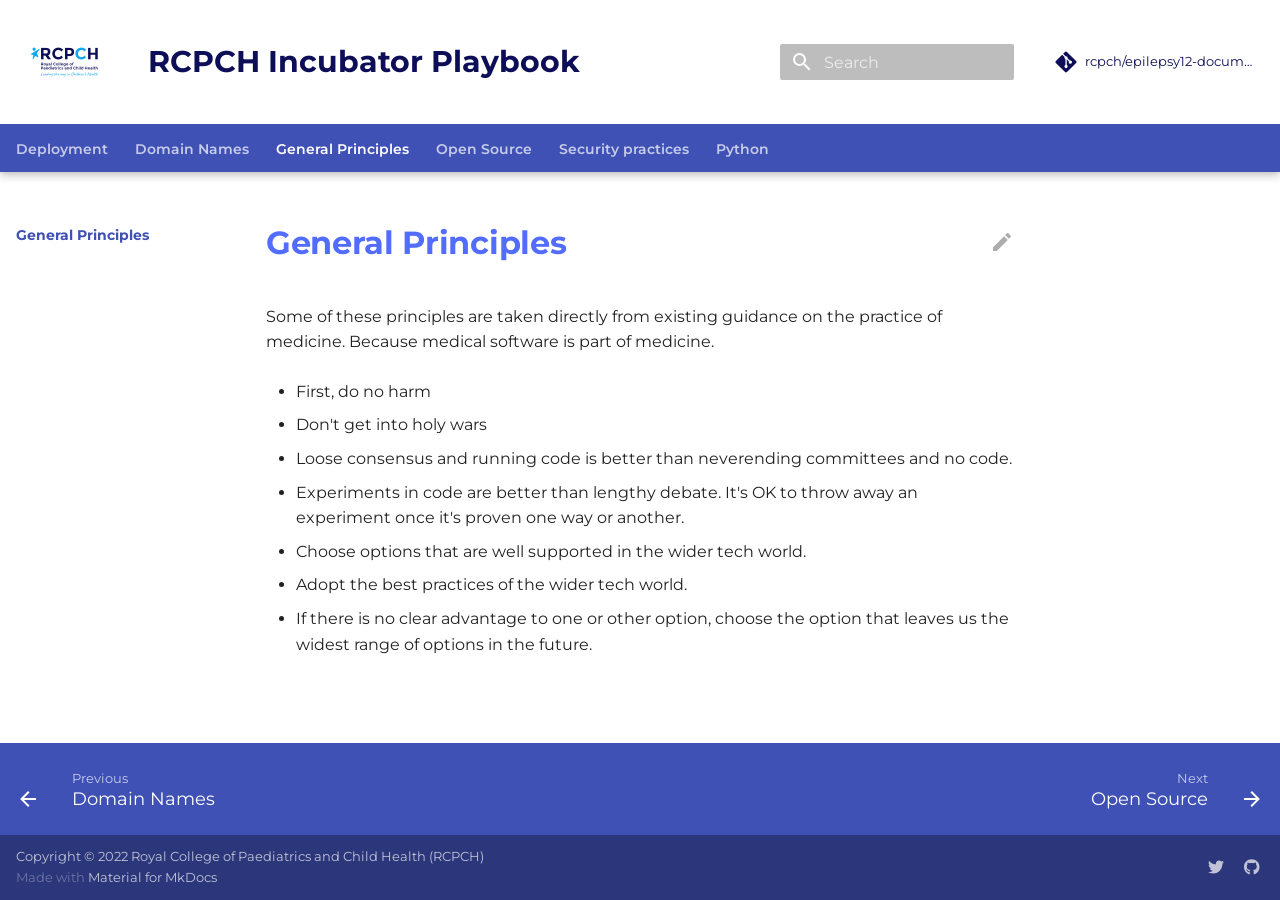
<file: general-principles/index.html>
<!doctype html>
<html lang="en" class="no-js">
  <head>
    
      <meta charset="utf-8">
      <meta name="viewport" content="width=device-width,initial-scale=1">
      
        <meta name="description" content="Manual and Reference for the RCPCH Incubator Team">
      
      
        <meta name="author" content="The Royal College of Paediatrics and Child Health">
      
      
        <link rel="canonical" href="https://docs.epilepsy12.rcpch.ac.uk/general-principles/">
      
      <link rel="icon" href="../assets/images/favicon.png">
      <meta name="generator" content="mkdocs-1.4.1, mkdocs-material-8.5.6">
    
    
      
        <title>General Principles - RCPCH Incubator Playbook</title>
      
    
    
      <link rel="stylesheet" href="../assets/stylesheets/main.20d9efc8.min.css">
      
        
        <link rel="stylesheet" href="../assets/stylesheets/palette.cbb835fc.min.css">
        
      
      

    
    
    
      
        
        
        <link rel="preconnect" href="https://fonts.gstatic.com" crossorigin>
        <link rel="stylesheet" href="https://fonts.googleapis.com/css?family=Montserrat:300,300i,400,400i,700,700i%7CRoboto+Mono:400,400i,700,700i&display=fallback">
        <style>:root{--md-text-font:"Montserrat";--md-code-font:"Roboto Mono"}</style>
      
    
    
      <link rel="stylesheet" href="../_assets/_stylesheets/extra.css">
    
    <script>__md_scope=new URL("..",location),__md_hash=e=>[...e].reduce((e,_)=>(e<<5)-e+_.charCodeAt(0),0),__md_get=(e,_=localStorage,t=__md_scope)=>JSON.parse(_.getItem(t.pathname+"."+e)),__md_set=(e,_,t=localStorage,a=__md_scope)=>{try{t.setItem(a.pathname+"."+e,JSON.stringify(_))}catch(e){}}</script>
    
      

    
    
    
  </head>
  
  
    
    
    
    
    
    <body dir="ltr" data-md-color-scheme="default" data-md-color-primary="" data-md-color-accent="">
  
    
    
    <input class="md-toggle" data-md-toggle="drawer" type="checkbox" id="__drawer" autocomplete="off">
    <input class="md-toggle" data-md-toggle="search" type="checkbox" id="__search" autocomplete="off">
    <label class="md-overlay" for="__drawer"></label>
    <div data-md-component="skip">
      
        
        <a href="#general-principles" class="md-skip">
          Skip to content
        </a>
      
    </div>
    <div data-md-component="announce">
      
    </div>
    
    
      

  

<header class="md-header md-header--lifted" data-md-component="header">
  <nav class="md-header__inner md-grid" aria-label="Header">
    <a href=".." title="RCPCH Incubator Playbook" class="md-header__button md-logo" aria-label="RCPCH Incubator Playbook" data-md-component="logo">
      
  <img src="../_assets/_images/rcpch_logo.png" alt="logo">

    </a>
    <label class="md-header__button md-icon" for="__drawer">
      <svg xmlns="http://www.w3.org/2000/svg" viewBox="0 0 24 24"><path d="M3 6h18v2H3V6m0 5h18v2H3v-2m0 5h18v2H3v-2Z"/></svg>
    </label>
    <div class="md-header__title" data-md-component="header-title">
      <div class="md-header__ellipsis">
        <div class="md-header__topic">
          <span class="md-ellipsis">
            RCPCH Incubator Playbook
          </span>
        </div>
        <div class="md-header__topic" data-md-component="header-topic">
          <span class="md-ellipsis">
            
              General Principles
            
          </span>
        </div>
      </div>
    </div>
    
    
    
      <label class="md-header__button md-icon" for="__search">
        <svg xmlns="http://www.w3.org/2000/svg" viewBox="0 0 24 24"><path d="M9.5 3A6.5 6.5 0 0 1 16 9.5c0 1.61-.59 3.09-1.56 4.23l.27.27h.79l5 5-1.5 1.5-5-5v-.79l-.27-.27A6.516 6.516 0 0 1 9.5 16 6.5 6.5 0 0 1 3 9.5 6.5 6.5 0 0 1 9.5 3m0 2C7 5 5 7 5 9.5S7 14 9.5 14 14 12 14 9.5 12 5 9.5 5Z"/></svg>
      </label>
      <div class="md-search" data-md-component="search" role="dialog">
  <label class="md-search__overlay" for="__search"></label>
  <div class="md-search__inner" role="search">
    <form class="md-search__form" name="search">
      <input type="text" class="md-search__input" name="query" aria-label="Search" placeholder="Search" autocapitalize="off" autocorrect="off" autocomplete="off" spellcheck="false" data-md-component="search-query" required>
      <label class="md-search__icon md-icon" for="__search">
        <svg xmlns="http://www.w3.org/2000/svg" viewBox="0 0 24 24"><path d="M9.5 3A6.5 6.5 0 0 1 16 9.5c0 1.61-.59 3.09-1.56 4.23l.27.27h.79l5 5-1.5 1.5-5-5v-.79l-.27-.27A6.516 6.516 0 0 1 9.5 16 6.5 6.5 0 0 1 3 9.5 6.5 6.5 0 0 1 9.5 3m0 2C7 5 5 7 5 9.5S7 14 9.5 14 14 12 14 9.5 12 5 9.5 5Z"/></svg>
        <svg xmlns="http://www.w3.org/2000/svg" viewBox="0 0 24 24"><path d="M20 11v2H8l5.5 5.5-1.42 1.42L4.16 12l7.92-7.92L13.5 5.5 8 11h12Z"/></svg>
      </label>
      <nav class="md-search__options" aria-label="Search">
        
        <button type="reset" class="md-search__icon md-icon" title="Clear" aria-label="Clear" tabindex="-1">
          <svg xmlns="http://www.w3.org/2000/svg" viewBox="0 0 24 24"><path d="M19 6.41 17.59 5 12 10.59 6.41 5 5 6.41 10.59 12 5 17.59 6.41 19 12 13.41 17.59 19 19 17.59 13.41 12 19 6.41Z"/></svg>
        </button>
      </nav>
      
    </form>
    <div class="md-search__output">
      <div class="md-search__scrollwrap" data-md-scrollfix>
        <div class="md-search-result" data-md-component="search-result">
          <div class="md-search-result__meta">
            Initializing search
          </div>
          <ol class="md-search-result__list"></ol>
        </div>
      </div>
    </div>
  </div>
</div>
    
    
      <div class="md-header__source">
        <a href="https://github.com/rcpch/epilepsy12-documentation" title="Go to repository" class="md-source" data-md-component="source">
  <div class="md-source__icon md-icon">
    
    <svg xmlns="http://www.w3.org/2000/svg" viewBox="0 0 448 512"><!--! Font Awesome Free 6.2.0 by @fontawesome - https://fontawesome.com License - https://fontawesome.com/license/free (Icons: CC BY 4.0, Fonts: SIL OFL 1.1, Code: MIT License) Copyright 2022 Fonticons, Inc.--><path d="M439.55 236.05 244 40.45a28.87 28.87 0 0 0-40.81 0l-40.66 40.63 51.52 51.52c27.06-9.14 52.68 16.77 43.39 43.68l49.66 49.66c34.23-11.8 61.18 31 35.47 56.69-26.49 26.49-70.21-2.87-56-37.34L240.22 199v121.85c25.3 12.54 22.26 41.85 9.08 55a34.34 34.34 0 0 1-48.55 0c-17.57-17.6-11.07-46.91 11.25-56v-123c-20.8-8.51-24.6-30.74-18.64-45L142.57 101 8.45 235.14a28.86 28.86 0 0 0 0 40.81l195.61 195.6a28.86 28.86 0 0 0 40.8 0l194.69-194.69a28.86 28.86 0 0 0 0-40.81z"/></svg>
  </div>
  <div class="md-source__repository">
    rcpch/epilepsy12-documentation
  </div>
</a>
      </div>
    
  </nav>
  
    
      
<nav class="md-tabs" aria-label="Tabs" data-md-component="tabs">
  <div class="md-tabs__inner md-grid">
    <ul class="md-tabs__list">
      
        
  
  


  <li class="md-tabs__item">
    <a href="../deployment/" class="md-tabs__link">
      Deployment
    </a>
  </li>

      
        
  
  


  <li class="md-tabs__item">
    <a href="../domain-names/" class="md-tabs__link">
      Domain Names
    </a>
  </li>

      
        
  
  
    
  


  <li class="md-tabs__item">
    <a href="./" class="md-tabs__link md-tabs__link--active">
      General Principles
    </a>
  </li>

      
        
  
  


  <li class="md-tabs__item">
    <a href="../open-source/" class="md-tabs__link">
      Open Source
    </a>
  </li>

      
        
  
  


  <li class="md-tabs__item">
    <a href="../security/" class="md-tabs__link">
      Security practices
    </a>
  </li>

      
        
  
  


  
  
  
    <li class="md-tabs__item">
      <a href="../python/dependency-management/" class="md-tabs__link">
        Python
      </a>
    </li>
  

      
    </ul>
  </div>
</nav>
    
  
</header>
    
    <div class="md-container" data-md-component="container">
      
      
        
      
      <main class="md-main" data-md-component="main">
        <div class="md-main__inner md-grid">
          
            
              
              <div class="md-sidebar md-sidebar--primary" data-md-component="sidebar" data-md-type="navigation" >
                <div class="md-sidebar__scrollwrap">
                  <div class="md-sidebar__inner">
                    

  


<nav class="md-nav md-nav--primary md-nav--lifted" aria-label="Navigation" data-md-level="0">
  <label class="md-nav__title" for="__drawer">
    <a href=".." title="RCPCH Incubator Playbook" class="md-nav__button md-logo" aria-label="RCPCH Incubator Playbook" data-md-component="logo">
      
  <img src="../_assets/_images/rcpch_logo.png" alt="logo">

    </a>
    RCPCH Incubator Playbook
  </label>
  
    <div class="md-nav__source">
      <a href="https://github.com/rcpch/epilepsy12-documentation" title="Go to repository" class="md-source" data-md-component="source">
  <div class="md-source__icon md-icon">
    
    <svg xmlns="http://www.w3.org/2000/svg" viewBox="0 0 448 512"><!--! Font Awesome Free 6.2.0 by @fontawesome - https://fontawesome.com License - https://fontawesome.com/license/free (Icons: CC BY 4.0, Fonts: SIL OFL 1.1, Code: MIT License) Copyright 2022 Fonticons, Inc.--><path d="M439.55 236.05 244 40.45a28.87 28.87 0 0 0-40.81 0l-40.66 40.63 51.52 51.52c27.06-9.14 52.68 16.77 43.39 43.68l49.66 49.66c34.23-11.8 61.18 31 35.47 56.69-26.49 26.49-70.21-2.87-56-37.34L240.22 199v121.85c25.3 12.54 22.26 41.85 9.08 55a34.34 34.34 0 0 1-48.55 0c-17.57-17.6-11.07-46.91 11.25-56v-123c-20.8-8.51-24.6-30.74-18.64-45L142.57 101 8.45 235.14a28.86 28.86 0 0 0 0 40.81l195.61 195.6a28.86 28.86 0 0 0 40.8 0l194.69-194.69a28.86 28.86 0 0 0 0-40.81z"/></svg>
  </div>
  <div class="md-source__repository">
    rcpch/epilepsy12-documentation
  </div>
</a>
    </div>
  
  <ul class="md-nav__list" data-md-scrollfix>
    
      
      
      

  
  
  
    <li class="md-nav__item">
      <a href="../deployment/" class="md-nav__link">
        Deployment
      </a>
    </li>
  

    
      
      
      

  
  
  
    <li class="md-nav__item">
      <a href="../domain-names/" class="md-nav__link">
        Domain Names
      </a>
    </li>
  

    
      
      
      

  
  
    
  
  
    <li class="md-nav__item md-nav__item--active">
      
      <input class="md-nav__toggle md-toggle" data-md-toggle="toc" type="checkbox" id="__toc">
      
      
        
      
      
      <a href="./" class="md-nav__link md-nav__link--active">
        General Principles
      </a>
      
    </li>
  

    
      
      
      

  
  
  
    <li class="md-nav__item">
      <a href="../open-source/" class="md-nav__link">
        Open Source
      </a>
    </li>
  

    
      
      
      

  
  
  
    <li class="md-nav__item">
      <a href="../security/" class="md-nav__link">
        Security practices
      </a>
    </li>
  

    
      
      
      

  
  
  
    
    <li class="md-nav__item md-nav__item--nested">
      
      
        <input class="md-nav__toggle md-toggle md-toggle--indeterminate" data-md-toggle="__nav_6" type="checkbox" id="__nav_6" checked>
      
      
      
      
        <label class="md-nav__link" for="__nav_6">
          Python
          <span class="md-nav__icon md-icon"></span>
        </label>
      
      <nav class="md-nav" aria-label="Python" data-md-level="1">
        <label class="md-nav__title" for="__nav_6">
          <span class="md-nav__icon md-icon"></span>
          Python
        </label>
        <ul class="md-nav__list" data-md-scrollfix>
          
            
              
  
  
  
    <li class="md-nav__item">
      <a href="../python/dependency-management/" class="md-nav__link">
        Dependency management
      </a>
    </li>
  

            
          
            
              
  
  
  
    <li class="md-nav__item">
      <a href="../python/requirements/" class="md-nav__link">
        Requirements
      </a>
    </li>
  

            
          
            
              
  
  
  
    <li class="md-nav__item">
      <a href="../python/tidy_imports/" class="md-nav__link">
        Tidy imports
      </a>
    </li>
  

            
          
        </ul>
      </nav>
    </li>
  

    
  </ul>
</nav>
                  </div>
                </div>
              </div>
            
            
              
              <div class="md-sidebar md-sidebar--secondary" data-md-component="sidebar" data-md-type="toc" >
                <div class="md-sidebar__scrollwrap">
                  <div class="md-sidebar__inner">
                    

<nav class="md-nav md-nav--secondary" aria-label="Table of contents">
  
  
  
    
  
  
</nav>
                  </div>
                </div>
              </div>
            
          
          
            <div class="md-content" data-md-component="content">
              <article class="md-content__inner md-typeset">
                
                  

  <a href="https://github.com/rcpch/epilepsy12-documentation/blob/live/docs/general-principles.md" title="Edit this page" class="md-content__button md-icon">
    
    <svg xmlns="http://www.w3.org/2000/svg" viewBox="0 0 24 24"><path d="M20.71 7.04c.39-.39.39-1.04 0-1.41l-2.34-2.34c-.37-.39-1.02-.39-1.41 0l-1.84 1.83 3.75 3.75M3 17.25V21h3.75L17.81 9.93l-3.75-3.75L3 17.25Z"/></svg>
  </a>


<h1 id="general-principles">General Principles<a class="headerlink" href="#general-principles" title="Permanent link">&para;</a></h1>
<p>Some of these principles are taken directly from existing guidance on the practice of medicine. Because medical software is part of medicine.</p>
<ul>
<li>
<p>First, do no harm</p>
</li>
<li>
<p>Don't get into holy wars</p>
</li>
<li>
<p>Loose consensus and running code is better than neverending committees and no code.</p>
</li>
<li>
<p>Experiments in code are better than lengthy debate. It's OK to throw away an experiment once it's proven one way or another.</p>
</li>
<li>
<p>Choose options that are well supported in the wider tech world.</p>
</li>
<li>
<p>Adopt the best practices of the wider tech world.</p>
</li>
<li>
<p>If there is no clear advantage to one or other option, choose the option that leaves us the widest range of options in the future.</p>
</li>
</ul>





                
              </article>
            </div>
          
          
        </div>
        
          <a href="#" class="md-top md-icon" data-md-component="top" hidden>
            <svg xmlns="http://www.w3.org/2000/svg" viewBox="0 0 24 24"><path d="M13 20h-2V8l-5.5 5.5-1.42-1.42L12 4.16l7.92 7.92-1.42 1.42L13 8v12Z"/></svg>
            Back to top
          </a>
        
      </main>
      
        <footer class="md-footer">
  
    
    <nav class="md-footer__inner md-grid" aria-label="Footer" >
      
        
        <a href="../domain-names/" class="md-footer__link md-footer__link--prev" aria-label="Previous: Domain Names" rel="prev">
          <div class="md-footer__button md-icon">
            <svg xmlns="http://www.w3.org/2000/svg" viewBox="0 0 24 24"><path d="M20 11v2H8l5.5 5.5-1.42 1.42L4.16 12l7.92-7.92L13.5 5.5 8 11h12Z"/></svg>
          </div>
          <div class="md-footer__title">
            <div class="md-ellipsis">
              <span class="md-footer__direction">
                Previous
              </span>
              Domain Names
            </div>
          </div>
        </a>
      
      
        
        <a href="../open-source/" class="md-footer__link md-footer__link--next" aria-label="Next: Open Source" rel="next">
          <div class="md-footer__title">
            <div class="md-ellipsis">
              <span class="md-footer__direction">
                Next
              </span>
              Open Source
            </div>
          </div>
          <div class="md-footer__button md-icon">
            <svg xmlns="http://www.w3.org/2000/svg" viewBox="0 0 24 24"><path d="M4 11v2h12l-5.5 5.5 1.42 1.42L19.84 12l-7.92-7.92L10.5 5.5 16 11H4Z"/></svg>
          </div>
        </a>
      
    </nav>
  
  <div class="md-footer-meta md-typeset">
    <div class="md-footer-meta__inner md-grid">
      <div class="md-copyright">
  
    <div class="md-copyright__highlight">
      Copyright &copy; 2022 Royal College of Paediatrics and Child Health (RCPCH)
    </div>
  
  
    Made with
    <a href="https://squidfunk.github.io/mkdocs-material/" target="_blank" rel="noopener">
      Material for MkDocs
    </a>
  
</div>
      
        <div class="md-social">
  
    
    
      
      
    
    <a href="https://twitter.com/rcpchtweets" target="_blank" rel="noopener" title="twitter.com" class="md-social__link">
      <svg xmlns="http://www.w3.org/2000/svg" viewBox="0 0 512 512"><!--! Font Awesome Free 6.2.0 by @fontawesome - https://fontawesome.com License - https://fontawesome.com/license/free (Icons: CC BY 4.0, Fonts: SIL OFL 1.1, Code: MIT License) Copyright 2022 Fonticons, Inc.--><path d="M459.37 151.716c.325 4.548.325 9.097.325 13.645 0 138.72-105.583 298.558-298.558 298.558-59.452 0-114.68-17.219-161.137-47.106 8.447.974 16.568 1.299 25.34 1.299 49.055 0 94.213-16.568 130.274-44.832-46.132-.975-84.792-31.188-98.112-72.772 6.498.974 12.995 1.624 19.818 1.624 9.421 0 18.843-1.3 27.614-3.573-48.081-9.747-84.143-51.98-84.143-102.985v-1.299c13.969 7.797 30.214 12.67 47.431 13.319-28.264-18.843-46.781-51.005-46.781-87.391 0-19.492 5.197-37.36 14.294-52.954 51.655 63.675 129.3 105.258 216.365 109.807-1.624-7.797-2.599-15.918-2.599-24.04 0-57.828 46.782-104.934 104.934-104.934 30.213 0 57.502 12.67 76.67 33.137 23.715-4.548 46.456-13.32 66.599-25.34-7.798 24.366-24.366 44.833-46.132 57.827 21.117-2.273 41.584-8.122 60.426-16.243-14.292 20.791-32.161 39.308-52.628 54.253z"/></svg>
    </a>
  
    
    
      
      
    
    <a href="https://github.com/rcpch" target="_blank" rel="noopener" title="github.com" class="md-social__link">
      <svg xmlns="http://www.w3.org/2000/svg" viewBox="0 0 496 512"><!--! Font Awesome Free 6.2.0 by @fontawesome - https://fontawesome.com License - https://fontawesome.com/license/free (Icons: CC BY 4.0, Fonts: SIL OFL 1.1, Code: MIT License) Copyright 2022 Fonticons, Inc.--><path d="M165.9 397.4c0 2-2.3 3.6-5.2 3.6-3.3.3-5.6-1.3-5.6-3.6 0-2 2.3-3.6 5.2-3.6 3-.3 5.6 1.3 5.6 3.6zm-31.1-4.5c-.7 2 1.3 4.3 4.3 4.9 2.6 1 5.6 0 6.2-2s-1.3-4.3-4.3-5.2c-2.6-.7-5.5.3-6.2 2.3zm44.2-1.7c-2.9.7-4.9 2.6-4.6 4.9.3 2 2.9 3.3 5.9 2.6 2.9-.7 4.9-2.6 4.6-4.6-.3-1.9-3-3.2-5.9-2.9zM244.8 8C106.1 8 0 113.3 0 252c0 110.9 69.8 205.8 169.5 239.2 12.8 2.3 17.3-5.6 17.3-12.1 0-6.2-.3-40.4-.3-61.4 0 0-70 15-84.7-29.8 0 0-11.4-29.1-27.8-36.6 0 0-22.9-15.7 1.6-15.4 0 0 24.9 2 38.6 25.8 21.9 38.6 58.6 27.5 72.9 20.9 2.3-16 8.8-27.1 16-33.7-55.9-6.2-112.3-14.3-112.3-110.5 0-27.5 7.6-41.3 23.6-58.9-2.6-6.5-11.1-33.3 2.6-67.9 20.9-6.5 69 27 69 27 20-5.6 41.5-8.5 62.8-8.5s42.8 2.9 62.8 8.5c0 0 48.1-33.6 69-27 13.7 34.7 5.2 61.4 2.6 67.9 16 17.7 25.8 31.5 25.8 58.9 0 96.5-58.9 104.2-114.8 110.5 9.2 7.9 17 22.9 17 46.4 0 33.7-.3 75.4-.3 83.6 0 6.5 4.6 14.4 17.3 12.1C428.2 457.8 496 362.9 496 252 496 113.3 383.5 8 244.8 8zM97.2 352.9c-1.3 1-1 3.3.7 5.2 1.6 1.6 3.9 2.3 5.2 1 1.3-1 1-3.3-.7-5.2-1.6-1.6-3.9-2.3-5.2-1zm-10.8-8.1c-.7 1.3.3 2.9 2.3 3.9 1.6 1 3.6.7 4.3-.7.7-1.3-.3-2.9-2.3-3.9-2-.6-3.6-.3-4.3.7zm32.4 35.6c-1.6 1.3-1 4.3 1.3 6.2 2.3 2.3 5.2 2.6 6.5 1 1.3-1.3.7-4.3-1.3-6.2-2.2-2.3-5.2-2.6-6.5-1zm-11.4-14.7c-1.6 1-1.6 3.6 0 5.9 1.6 2.3 4.3 3.3 5.6 2.3 1.6-1.3 1.6-3.9 0-6.2-1.4-2.3-4-3.3-5.6-2z"/></svg>
    </a>
  
</div>
      
    </div>
  </div>
</footer>
      
    </div>
    <div class="md-dialog" data-md-component="dialog">
      <div class="md-dialog__inner md-typeset"></div>
    </div>
    
    <script id="__config" type="application/json">{"base": "..", "features": ["navigation.instant", "navigation.tabs", "navigation.tabs.sticky", "navigation.tracking", "navigation.top", "navigation.expand"], "search": "../assets/javascripts/workers/search.5bf1dace.min.js", "translations": {"clipboard.copied": "Copied to clipboard", "clipboard.copy": "Copy to clipboard", "search.config.lang": "en", "search.config.pipeline": "trimmer, stopWordFilter", "search.config.separator": "[\\s\\-]+", "search.placeholder": "Search", "search.result.more.one": "1 more on this page", "search.result.more.other": "# more on this page", "search.result.none": "No matching documents", "search.result.one": "1 matching document", "search.result.other": "# matching documents", "search.result.placeholder": "Type to start searching", "search.result.term.missing": "Missing", "select.version.title": "Select version"}}</script>
    
    
      <script src="../assets/javascripts/bundle.078830c0.min.js"></script>
      
    
  </body>
</html>
</file>
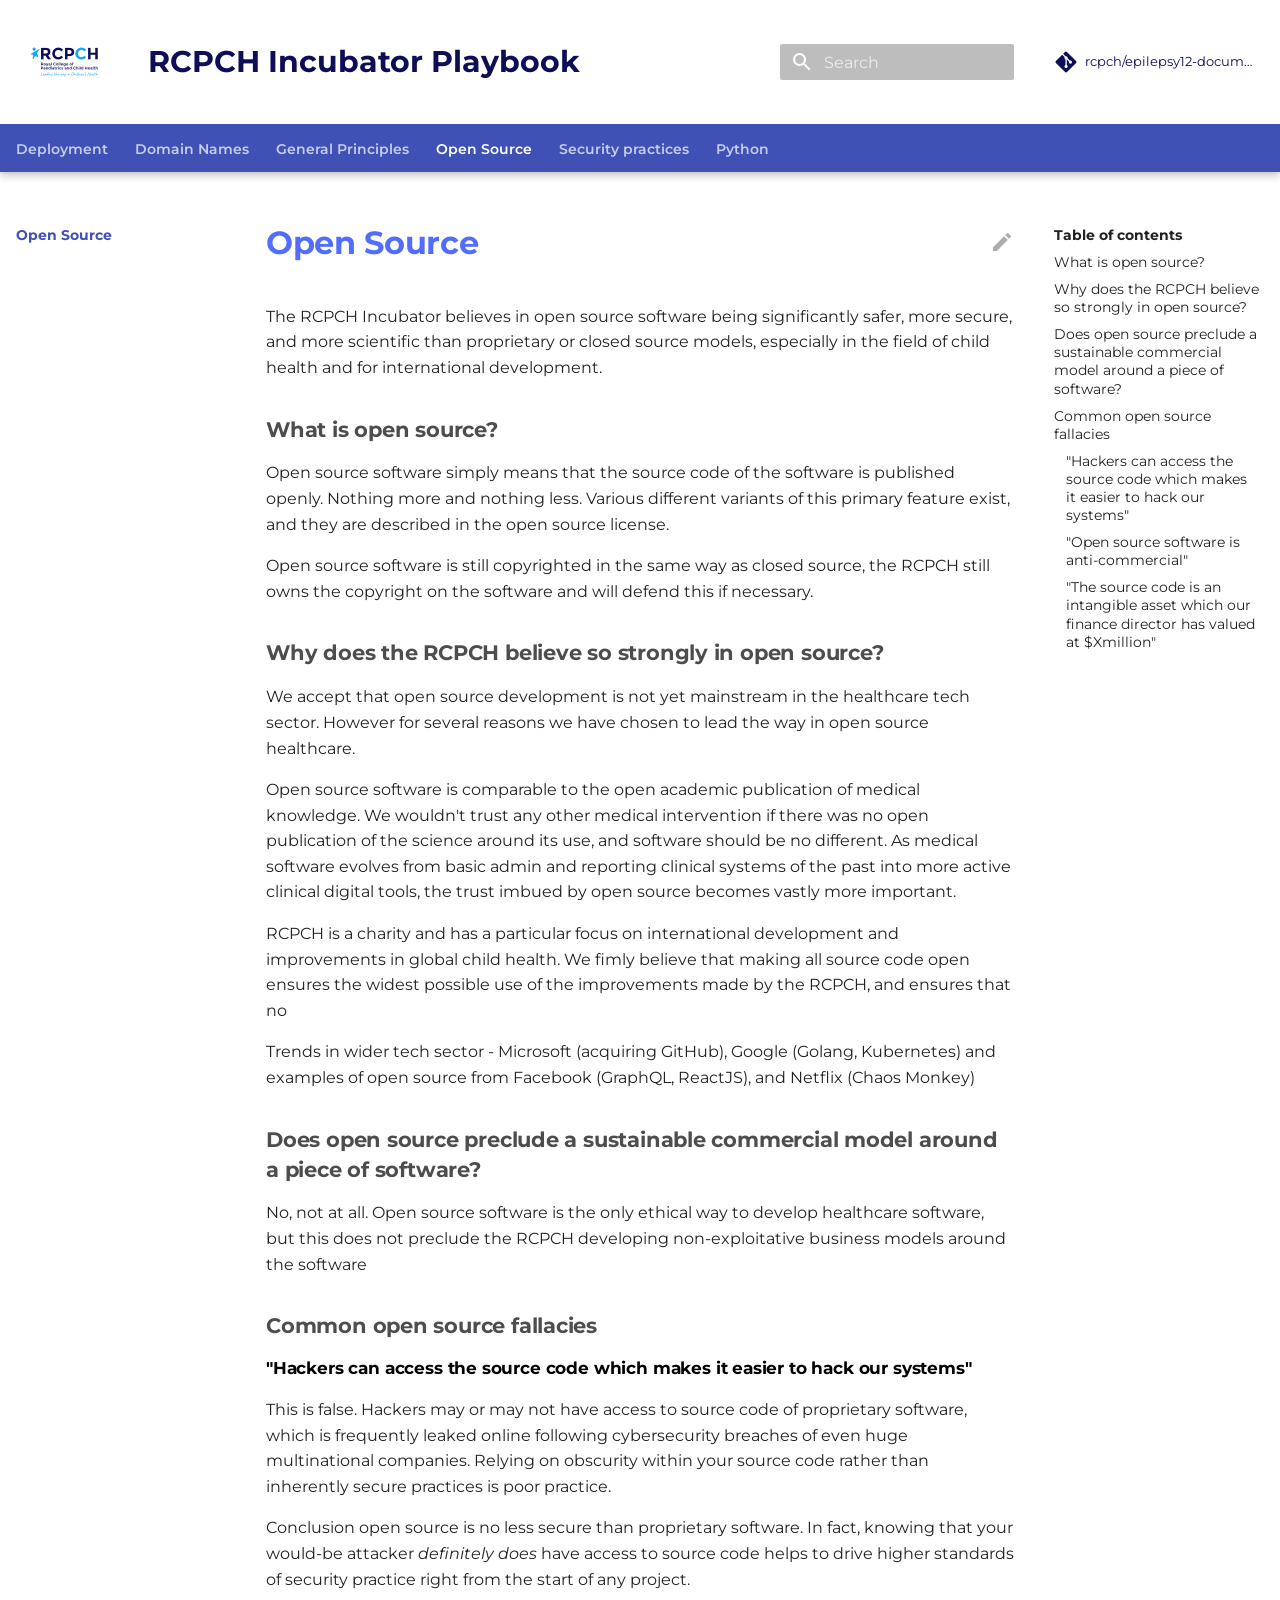
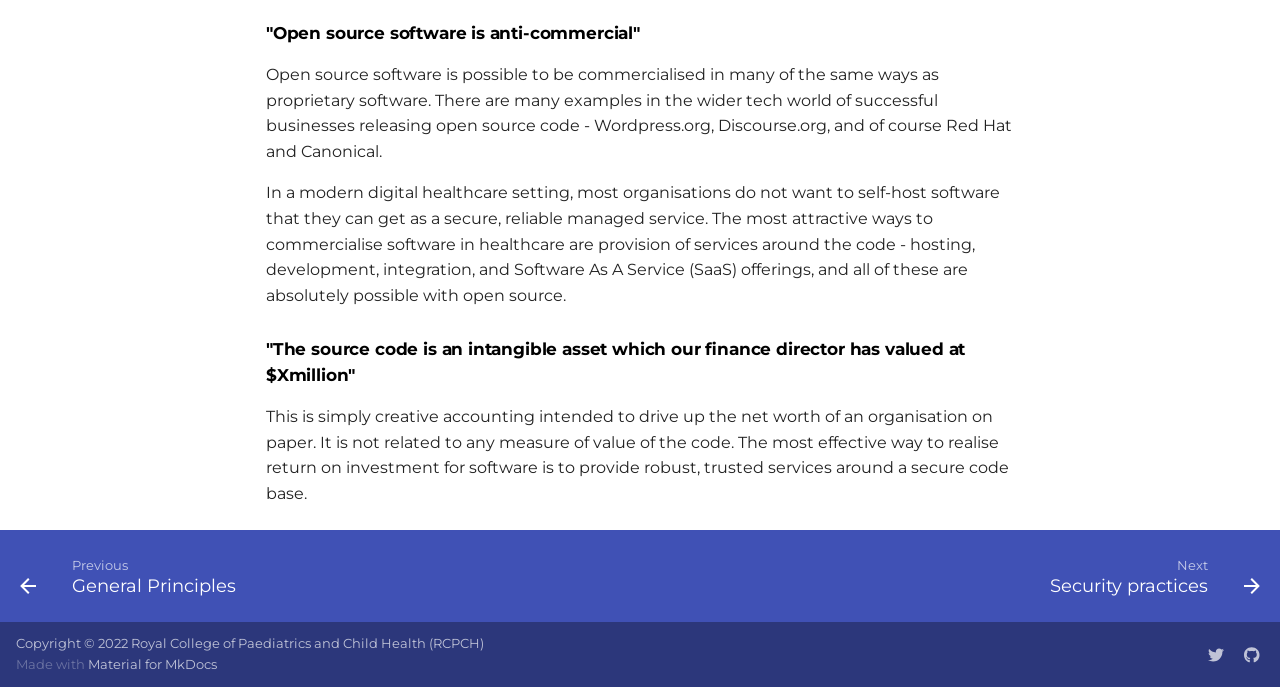
<file: open-source/index.html>
<!doctype html>
<html lang="en" class="no-js">
  <head>
    
      <meta charset="utf-8">
      <meta name="viewport" content="width=device-width,initial-scale=1">
      
        <meta name="description" content="Manual and Reference for the RCPCH Incubator Team">
      
      
        <meta name="author" content="The Royal College of Paediatrics and Child Health">
      
      
        <link rel="canonical" href="https://docs.epilepsy12.rcpch.ac.uk/open-source/">
      
      <link rel="icon" href="../assets/images/favicon.png">
      <meta name="generator" content="mkdocs-1.4.1, mkdocs-material-8.5.6">
    
    
      
        <title>Open Source - RCPCH Incubator Playbook</title>
      
    
    
      <link rel="stylesheet" href="../assets/stylesheets/main.20d9efc8.min.css">
      
        
        <link rel="stylesheet" href="../assets/stylesheets/palette.cbb835fc.min.css">
        
      
      

    
    
    
      
        
        
        <link rel="preconnect" href="https://fonts.gstatic.com" crossorigin>
        <link rel="stylesheet" href="https://fonts.googleapis.com/css?family=Montserrat:300,300i,400,400i,700,700i%7CRoboto+Mono:400,400i,700,700i&display=fallback">
        <style>:root{--md-text-font:"Montserrat";--md-code-font:"Roboto Mono"}</style>
      
    
    
      <link rel="stylesheet" href="../_assets/_stylesheets/extra.css">
    
    <script>__md_scope=new URL("..",location),__md_hash=e=>[...e].reduce((e,_)=>(e<<5)-e+_.charCodeAt(0),0),__md_get=(e,_=localStorage,t=__md_scope)=>JSON.parse(_.getItem(t.pathname+"."+e)),__md_set=(e,_,t=localStorage,a=__md_scope)=>{try{t.setItem(a.pathname+"."+e,JSON.stringify(_))}catch(e){}}</script>
    
      

    
    
    
  </head>
  
  
    
    
    
    
    
    <body dir="ltr" data-md-color-scheme="default" data-md-color-primary="" data-md-color-accent="">
  
    
    
    <input class="md-toggle" data-md-toggle="drawer" type="checkbox" id="__drawer" autocomplete="off">
    <input class="md-toggle" data-md-toggle="search" type="checkbox" id="__search" autocomplete="off">
    <label class="md-overlay" for="__drawer"></label>
    <div data-md-component="skip">
      
        
        <a href="#open-source" class="md-skip">
          Skip to content
        </a>
      
    </div>
    <div data-md-component="announce">
      
    </div>
    
    
      

  

<header class="md-header md-header--lifted" data-md-component="header">
  <nav class="md-header__inner md-grid" aria-label="Header">
    <a href=".." title="RCPCH Incubator Playbook" class="md-header__button md-logo" aria-label="RCPCH Incubator Playbook" data-md-component="logo">
      
  <img src="../_assets/_images/rcpch_logo.png" alt="logo">

    </a>
    <label class="md-header__button md-icon" for="__drawer">
      <svg xmlns="http://www.w3.org/2000/svg" viewBox="0 0 24 24"><path d="M3 6h18v2H3V6m0 5h18v2H3v-2m0 5h18v2H3v-2Z"/></svg>
    </label>
    <div class="md-header__title" data-md-component="header-title">
      <div class="md-header__ellipsis">
        <div class="md-header__topic">
          <span class="md-ellipsis">
            RCPCH Incubator Playbook
          </span>
        </div>
        <div class="md-header__topic" data-md-component="header-topic">
          <span class="md-ellipsis">
            
              Open Source
            
          </span>
        </div>
      </div>
    </div>
    
    
    
      <label class="md-header__button md-icon" for="__search">
        <svg xmlns="http://www.w3.org/2000/svg" viewBox="0 0 24 24"><path d="M9.5 3A6.5 6.5 0 0 1 16 9.5c0 1.61-.59 3.09-1.56 4.23l.27.27h.79l5 5-1.5 1.5-5-5v-.79l-.27-.27A6.516 6.516 0 0 1 9.5 16 6.5 6.5 0 0 1 3 9.5 6.5 6.5 0 0 1 9.5 3m0 2C7 5 5 7 5 9.5S7 14 9.5 14 14 12 14 9.5 12 5 9.5 5Z"/></svg>
      </label>
      <div class="md-search" data-md-component="search" role="dialog">
  <label class="md-search__overlay" for="__search"></label>
  <div class="md-search__inner" role="search">
    <form class="md-search__form" name="search">
      <input type="text" class="md-search__input" name="query" aria-label="Search" placeholder="Search" autocapitalize="off" autocorrect="off" autocomplete="off" spellcheck="false" data-md-component="search-query" required>
      <label class="md-search__icon md-icon" for="__search">
        <svg xmlns="http://www.w3.org/2000/svg" viewBox="0 0 24 24"><path d="M9.5 3A6.5 6.5 0 0 1 16 9.5c0 1.61-.59 3.09-1.56 4.23l.27.27h.79l5 5-1.5 1.5-5-5v-.79l-.27-.27A6.516 6.516 0 0 1 9.5 16 6.5 6.5 0 0 1 3 9.5 6.5 6.5 0 0 1 9.5 3m0 2C7 5 5 7 5 9.5S7 14 9.5 14 14 12 14 9.5 12 5 9.5 5Z"/></svg>
        <svg xmlns="http://www.w3.org/2000/svg" viewBox="0 0 24 24"><path d="M20 11v2H8l5.5 5.5-1.42 1.42L4.16 12l7.92-7.92L13.5 5.5 8 11h12Z"/></svg>
      </label>
      <nav class="md-search__options" aria-label="Search">
        
        <button type="reset" class="md-search__icon md-icon" title="Clear" aria-label="Clear" tabindex="-1">
          <svg xmlns="http://www.w3.org/2000/svg" viewBox="0 0 24 24"><path d="M19 6.41 17.59 5 12 10.59 6.41 5 5 6.41 10.59 12 5 17.59 6.41 19 12 13.41 17.59 19 19 17.59 13.41 12 19 6.41Z"/></svg>
        </button>
      </nav>
      
    </form>
    <div class="md-search__output">
      <div class="md-search__scrollwrap" data-md-scrollfix>
        <div class="md-search-result" data-md-component="search-result">
          <div class="md-search-result__meta">
            Initializing search
          </div>
          <ol class="md-search-result__list"></ol>
        </div>
      </div>
    </div>
  </div>
</div>
    
    
      <div class="md-header__source">
        <a href="https://github.com/rcpch/epilepsy12-documentation" title="Go to repository" class="md-source" data-md-component="source">
  <div class="md-source__icon md-icon">
    
    <svg xmlns="http://www.w3.org/2000/svg" viewBox="0 0 448 512"><!--! Font Awesome Free 6.2.0 by @fontawesome - https://fontawesome.com License - https://fontawesome.com/license/free (Icons: CC BY 4.0, Fonts: SIL OFL 1.1, Code: MIT License) Copyright 2022 Fonticons, Inc.--><path d="M439.55 236.05 244 40.45a28.87 28.87 0 0 0-40.81 0l-40.66 40.63 51.52 51.52c27.06-9.14 52.68 16.77 43.39 43.68l49.66 49.66c34.23-11.8 61.18 31 35.47 56.69-26.49 26.49-70.21-2.87-56-37.34L240.22 199v121.85c25.3 12.54 22.26 41.85 9.08 55a34.34 34.34 0 0 1-48.55 0c-17.57-17.6-11.07-46.91 11.25-56v-123c-20.8-8.51-24.6-30.74-18.64-45L142.57 101 8.45 235.14a28.86 28.86 0 0 0 0 40.81l195.61 195.6a28.86 28.86 0 0 0 40.8 0l194.69-194.69a28.86 28.86 0 0 0 0-40.81z"/></svg>
  </div>
  <div class="md-source__repository">
    rcpch/epilepsy12-documentation
  </div>
</a>
      </div>
    
  </nav>
  
    
      
<nav class="md-tabs" aria-label="Tabs" data-md-component="tabs">
  <div class="md-tabs__inner md-grid">
    <ul class="md-tabs__list">
      
        
  
  


  <li class="md-tabs__item">
    <a href="../deployment/" class="md-tabs__link">
      Deployment
    </a>
  </li>

      
        
  
  


  <li class="md-tabs__item">
    <a href="../domain-names/" class="md-tabs__link">
      Domain Names
    </a>
  </li>

      
        
  
  


  <li class="md-tabs__item">
    <a href="../general-principles/" class="md-tabs__link">
      General Principles
    </a>
  </li>

      
        
  
  
    
  


  <li class="md-tabs__item">
    <a href="./" class="md-tabs__link md-tabs__link--active">
      Open Source
    </a>
  </li>

      
        
  
  


  <li class="md-tabs__item">
    <a href="../security/" class="md-tabs__link">
      Security practices
    </a>
  </li>

      
        
  
  


  
  
  
    <li class="md-tabs__item">
      <a href="../python/dependency-management/" class="md-tabs__link">
        Python
      </a>
    </li>
  

      
    </ul>
  </div>
</nav>
    
  
</header>
    
    <div class="md-container" data-md-component="container">
      
      
        
      
      <main class="md-main" data-md-component="main">
        <div class="md-main__inner md-grid">
          
            
              
              <div class="md-sidebar md-sidebar--primary" data-md-component="sidebar" data-md-type="navigation" >
                <div class="md-sidebar__scrollwrap">
                  <div class="md-sidebar__inner">
                    

  


<nav class="md-nav md-nav--primary md-nav--lifted" aria-label="Navigation" data-md-level="0">
  <label class="md-nav__title" for="__drawer">
    <a href=".." title="RCPCH Incubator Playbook" class="md-nav__button md-logo" aria-label="RCPCH Incubator Playbook" data-md-component="logo">
      
  <img src="../_assets/_images/rcpch_logo.png" alt="logo">

    </a>
    RCPCH Incubator Playbook
  </label>
  
    <div class="md-nav__source">
      <a href="https://github.com/rcpch/epilepsy12-documentation" title="Go to repository" class="md-source" data-md-component="source">
  <div class="md-source__icon md-icon">
    
    <svg xmlns="http://www.w3.org/2000/svg" viewBox="0 0 448 512"><!--! Font Awesome Free 6.2.0 by @fontawesome - https://fontawesome.com License - https://fontawesome.com/license/free (Icons: CC BY 4.0, Fonts: SIL OFL 1.1, Code: MIT License) Copyright 2022 Fonticons, Inc.--><path d="M439.55 236.05 244 40.45a28.87 28.87 0 0 0-40.81 0l-40.66 40.63 51.52 51.52c27.06-9.14 52.68 16.77 43.39 43.68l49.66 49.66c34.23-11.8 61.18 31 35.47 56.69-26.49 26.49-70.21-2.87-56-37.34L240.22 199v121.85c25.3 12.54 22.26 41.85 9.08 55a34.34 34.34 0 0 1-48.55 0c-17.57-17.6-11.07-46.91 11.25-56v-123c-20.8-8.51-24.6-30.74-18.64-45L142.57 101 8.45 235.14a28.86 28.86 0 0 0 0 40.81l195.61 195.6a28.86 28.86 0 0 0 40.8 0l194.69-194.69a28.86 28.86 0 0 0 0-40.81z"/></svg>
  </div>
  <div class="md-source__repository">
    rcpch/epilepsy12-documentation
  </div>
</a>
    </div>
  
  <ul class="md-nav__list" data-md-scrollfix>
    
      
      
      

  
  
  
    <li class="md-nav__item">
      <a href="../deployment/" class="md-nav__link">
        Deployment
      </a>
    </li>
  

    
      
      
      

  
  
  
    <li class="md-nav__item">
      <a href="../domain-names/" class="md-nav__link">
        Domain Names
      </a>
    </li>
  

    
      
      
      

  
  
  
    <li class="md-nav__item">
      <a href="../general-principles/" class="md-nav__link">
        General Principles
      </a>
    </li>
  

    
      
      
      

  
  
    
  
  
    <li class="md-nav__item md-nav__item--active">
      
      <input class="md-nav__toggle md-toggle" data-md-toggle="toc" type="checkbox" id="__toc">
      
      
        
      
      
        <label class="md-nav__link md-nav__link--active" for="__toc">
          Open Source
          <span class="md-nav__icon md-icon"></span>
        </label>
      
      <a href="./" class="md-nav__link md-nav__link--active">
        Open Source
      </a>
      
        

<nav class="md-nav md-nav--secondary" aria-label="Table of contents">
  
  
  
    
  
  
    <label class="md-nav__title" for="__toc">
      <span class="md-nav__icon md-icon"></span>
      Table of contents
    </label>
    <ul class="md-nav__list" data-md-component="toc" data-md-scrollfix>
      
        <li class="md-nav__item">
  <a href="#what-is-open-source" class="md-nav__link">
    What is open source?
  </a>
  
</li>
      
        <li class="md-nav__item">
  <a href="#why-does-the-rcpch-believe-so-strongly-in-open-source" class="md-nav__link">
    Why does the RCPCH believe so strongly in open source?
  </a>
  
</li>
      
        <li class="md-nav__item">
  <a href="#does-open-source-preclude-a-sustainable-commercial-model-around-a-piece-of-software" class="md-nav__link">
    Does open source preclude a sustainable commercial model around a piece of software?
  </a>
  
</li>
      
        <li class="md-nav__item">
  <a href="#common-open-source-fallacies" class="md-nav__link">
    Common open source fallacies
  </a>
  
    <nav class="md-nav" aria-label="Common open source fallacies">
      <ul class="md-nav__list">
        
          <li class="md-nav__item">
  <a href="#hackers-can-access-the-source-code-which-makes-it-easier-to-hack-our-systems" class="md-nav__link">
    "Hackers can access the source code which makes it easier to hack our systems"
  </a>
  
</li>
        
          <li class="md-nav__item">
  <a href="#open-source-software-is-anti-commercial" class="md-nav__link">
    "Open source software is anti-commercial"
  </a>
  
</li>
        
          <li class="md-nav__item">
  <a href="#the-source-code-is-an-intangible-asset-which-our-finance-director-has-valued-at-xmillion" class="md-nav__link">
    "The source code is an intangible asset which our finance director has valued at $Xmillion"
  </a>
  
</li>
        
      </ul>
    </nav>
  
</li>
      
    </ul>
  
</nav>
      
    </li>
  

    
      
      
      

  
  
  
    <li class="md-nav__item">
      <a href="../security/" class="md-nav__link">
        Security practices
      </a>
    </li>
  

    
      
      
      

  
  
  
    
    <li class="md-nav__item md-nav__item--nested">
      
      
        <input class="md-nav__toggle md-toggle md-toggle--indeterminate" data-md-toggle="__nav_6" type="checkbox" id="__nav_6" checked>
      
      
      
      
        <label class="md-nav__link" for="__nav_6">
          Python
          <span class="md-nav__icon md-icon"></span>
        </label>
      
      <nav class="md-nav" aria-label="Python" data-md-level="1">
        <label class="md-nav__title" for="__nav_6">
          <span class="md-nav__icon md-icon"></span>
          Python
        </label>
        <ul class="md-nav__list" data-md-scrollfix>
          
            
              
  
  
  
    <li class="md-nav__item">
      <a href="../python/dependency-management/" class="md-nav__link">
        Dependency management
      </a>
    </li>
  

            
          
            
              
  
  
  
    <li class="md-nav__item">
      <a href="../python/requirements/" class="md-nav__link">
        Requirements
      </a>
    </li>
  

            
          
            
              
  
  
  
    <li class="md-nav__item">
      <a href="../python/tidy_imports/" class="md-nav__link">
        Tidy imports
      </a>
    </li>
  

            
          
        </ul>
      </nav>
    </li>
  

    
  </ul>
</nav>
                  </div>
                </div>
              </div>
            
            
              
              <div class="md-sidebar md-sidebar--secondary" data-md-component="sidebar" data-md-type="toc" >
                <div class="md-sidebar__scrollwrap">
                  <div class="md-sidebar__inner">
                    

<nav class="md-nav md-nav--secondary" aria-label="Table of contents">
  
  
  
    
  
  
    <label class="md-nav__title" for="__toc">
      <span class="md-nav__icon md-icon"></span>
      Table of contents
    </label>
    <ul class="md-nav__list" data-md-component="toc" data-md-scrollfix>
      
        <li class="md-nav__item">
  <a href="#what-is-open-source" class="md-nav__link">
    What is open source?
  </a>
  
</li>
      
        <li class="md-nav__item">
  <a href="#why-does-the-rcpch-believe-so-strongly-in-open-source" class="md-nav__link">
    Why does the RCPCH believe so strongly in open source?
  </a>
  
</li>
      
        <li class="md-nav__item">
  <a href="#does-open-source-preclude-a-sustainable-commercial-model-around-a-piece-of-software" class="md-nav__link">
    Does open source preclude a sustainable commercial model around a piece of software?
  </a>
  
</li>
      
        <li class="md-nav__item">
  <a href="#common-open-source-fallacies" class="md-nav__link">
    Common open source fallacies
  </a>
  
    <nav class="md-nav" aria-label="Common open source fallacies">
      <ul class="md-nav__list">
        
          <li class="md-nav__item">
  <a href="#hackers-can-access-the-source-code-which-makes-it-easier-to-hack-our-systems" class="md-nav__link">
    "Hackers can access the source code which makes it easier to hack our systems"
  </a>
  
</li>
        
          <li class="md-nav__item">
  <a href="#open-source-software-is-anti-commercial" class="md-nav__link">
    "Open source software is anti-commercial"
  </a>
  
</li>
        
          <li class="md-nav__item">
  <a href="#the-source-code-is-an-intangible-asset-which-our-finance-director-has-valued-at-xmillion" class="md-nav__link">
    "The source code is an intangible asset which our finance director has valued at $Xmillion"
  </a>
  
</li>
        
      </ul>
    </nav>
  
</li>
      
    </ul>
  
</nav>
                  </div>
                </div>
              </div>
            
          
          
            <div class="md-content" data-md-component="content">
              <article class="md-content__inner md-typeset">
                
                  

  <a href="https://github.com/rcpch/epilepsy12-documentation/blob/live/docs/open-source.md" title="Edit this page" class="md-content__button md-icon">
    
    <svg xmlns="http://www.w3.org/2000/svg" viewBox="0 0 24 24"><path d="M20.71 7.04c.39-.39.39-1.04 0-1.41l-2.34-2.34c-.37-.39-1.02-.39-1.41 0l-1.84 1.83 3.75 3.75M3 17.25V21h3.75L17.81 9.93l-3.75-3.75L3 17.25Z"/></svg>
  </a>


<h1 id="open-source">Open Source<a class="headerlink" href="#open-source" title="Permanent link">&para;</a></h1>
<p>The RCPCH Incubator believes in open source software being significantly safer, more secure, and more scientific than proprietary or closed source models, especially in the field of child health and for international development.</p>
<h2 id="what-is-open-source">What is open source?<a class="headerlink" href="#what-is-open-source" title="Permanent link">&para;</a></h2>
<p>Open source software simply means that the source code of the software is published openly. Nothing more and nothing less. Various different variants of this primary feature exist, and they are described in the open source license.</p>
<p>Open source software is still copyrighted in the same way as closed source, the RCPCH still owns the copyright on the software and will defend this if necessary.</p>
<h2 id="why-does-the-rcpch-believe-so-strongly-in-open-source">Why does the RCPCH believe so strongly in open source?<a class="headerlink" href="#why-does-the-rcpch-believe-so-strongly-in-open-source" title="Permanent link">&para;</a></h2>
<p>We accept that open source development is not yet mainstream in the healthcare tech sector. However for several reasons we have chosen to lead the way in open source healthcare.</p>
<p>Open source software is comparable to the open academic publication of medical knowledge. We wouldn't trust any other medical intervention if there was no open publication of the science around its use, and software should be no different. As medical software evolves from basic admin and reporting clinical systems of the past into more active clinical digital tools, the trust imbued by open source becomes vastly more important.</p>
<p>RCPCH is a charity and has a particular focus on international development and improvements in global child health. We fimly believe that making all source code open ensures the widest possible use of the improvements made by the RCPCH, and ensures that no </p>
<p>Trends in wider tech sector - Microsoft (acquiring GitHub), Google (Golang, Kubernetes) and examples of open source from Facebook (GraphQL, ReactJS), and Netflix (Chaos Monkey)</p>
<h2 id="does-open-source-preclude-a-sustainable-commercial-model-around-a-piece-of-software">Does open source preclude a sustainable commercial model around a piece of software?<a class="headerlink" href="#does-open-source-preclude-a-sustainable-commercial-model-around-a-piece-of-software" title="Permanent link">&para;</a></h2>
<p>No, not at all. Open source software is the only ethical way to develop healthcare software, but this does not preclude the RCPCH developing non-exploitative business models around the software</p>
<h2 id="common-open-source-fallacies">Common open source fallacies<a class="headerlink" href="#common-open-source-fallacies" title="Permanent link">&para;</a></h2>
<h3 id="hackers-can-access-the-source-code-which-makes-it-easier-to-hack-our-systems">"Hackers can access the source code which makes it easier to hack our systems"<a class="headerlink" href="#hackers-can-access-the-source-code-which-makes-it-easier-to-hack-our-systems" title="Permanent link">&para;</a></h3>
<p>This is false. Hackers may or may not have access to source code of proprietary software, which is frequently leaked online following cybersecurity breaches of even huge multinational companies. Relying on obscurity within your source code rather than inherently secure practices is poor practice.</p>
<p>Conclusion open source is no less secure than proprietary software. In fact, knowing that your would-be attacker <em>definitely does</em> have access to source code helps to drive higher standards of security practice right from the start of any project.</p>
<h3 id="open-source-software-is-anti-commercial">"Open source software is anti-commercial"<a class="headerlink" href="#open-source-software-is-anti-commercial" title="Permanent link">&para;</a></h3>
<p>Open source software is possible to be commercialised in many of the same ways as proprietary software. There are many examples in the wider tech world of successful businesses releasing open source code - Wordpress.org, Discourse.org, and of course Red Hat and Canonical. </p>
<p>In a modern digital healthcare setting, most organisations do not want to self-host software that they can get as a secure, reliable managed service. The most attractive ways to commercialise software in healthcare are provision of services around the code - hosting, development, integration, and Software As A Service (SaaS) offerings, and all of these are absolutely possible with open source.</p>
<h3 id="the-source-code-is-an-intangible-asset-which-our-finance-director-has-valued-at-xmillion">"The source code is an intangible asset which our finance director has valued at $Xmillion"<a class="headerlink" href="#the-source-code-is-an-intangible-asset-which-our-finance-director-has-valued-at-xmillion" title="Permanent link">&para;</a></h3>
<p>This is simply creative accounting intended to drive up the net worth of an organisation on paper. It is not related to any measure of value of the code. The most effective way to realise return on investment for software is to provide robust, trusted services around a secure code base.</p>





                
              </article>
            </div>
          
          
        </div>
        
          <a href="#" class="md-top md-icon" data-md-component="top" hidden>
            <svg xmlns="http://www.w3.org/2000/svg" viewBox="0 0 24 24"><path d="M13 20h-2V8l-5.5 5.5-1.42-1.42L12 4.16l7.92 7.92-1.42 1.42L13 8v12Z"/></svg>
            Back to top
          </a>
        
      </main>
      
        <footer class="md-footer">
  
    
    <nav class="md-footer__inner md-grid" aria-label="Footer" >
      
        
        <a href="../general-principles/" class="md-footer__link md-footer__link--prev" aria-label="Previous: General Principles" rel="prev">
          <div class="md-footer__button md-icon">
            <svg xmlns="http://www.w3.org/2000/svg" viewBox="0 0 24 24"><path d="M20 11v2H8l5.5 5.5-1.42 1.42L4.16 12l7.92-7.92L13.5 5.5 8 11h12Z"/></svg>
          </div>
          <div class="md-footer__title">
            <div class="md-ellipsis">
              <span class="md-footer__direction">
                Previous
              </span>
              General Principles
            </div>
          </div>
        </a>
      
      
        
        <a href="../security/" class="md-footer__link md-footer__link--next" aria-label="Next: Security practices" rel="next">
          <div class="md-footer__title">
            <div class="md-ellipsis">
              <span class="md-footer__direction">
                Next
              </span>
              Security practices
            </div>
          </div>
          <div class="md-footer__button md-icon">
            <svg xmlns="http://www.w3.org/2000/svg" viewBox="0 0 24 24"><path d="M4 11v2h12l-5.5 5.5 1.42 1.42L19.84 12l-7.92-7.92L10.5 5.5 16 11H4Z"/></svg>
          </div>
        </a>
      
    </nav>
  
  <div class="md-footer-meta md-typeset">
    <div class="md-footer-meta__inner md-grid">
      <div class="md-copyright">
  
    <div class="md-copyright__highlight">
      Copyright &copy; 2022 Royal College of Paediatrics and Child Health (RCPCH)
    </div>
  
  
    Made with
    <a href="https://squidfunk.github.io/mkdocs-material/" target="_blank" rel="noopener">
      Material for MkDocs
    </a>
  
</div>
      
        <div class="md-social">
  
    
    
      
      
    
    <a href="https://twitter.com/rcpchtweets" target="_blank" rel="noopener" title="twitter.com" class="md-social__link">
      <svg xmlns="http://www.w3.org/2000/svg" viewBox="0 0 512 512"><!--! Font Awesome Free 6.2.0 by @fontawesome - https://fontawesome.com License - https://fontawesome.com/license/free (Icons: CC BY 4.0, Fonts: SIL OFL 1.1, Code: MIT License) Copyright 2022 Fonticons, Inc.--><path d="M459.37 151.716c.325 4.548.325 9.097.325 13.645 0 138.72-105.583 298.558-298.558 298.558-59.452 0-114.68-17.219-161.137-47.106 8.447.974 16.568 1.299 25.34 1.299 49.055 0 94.213-16.568 130.274-44.832-46.132-.975-84.792-31.188-98.112-72.772 6.498.974 12.995 1.624 19.818 1.624 9.421 0 18.843-1.3 27.614-3.573-48.081-9.747-84.143-51.98-84.143-102.985v-1.299c13.969 7.797 30.214 12.67 47.431 13.319-28.264-18.843-46.781-51.005-46.781-87.391 0-19.492 5.197-37.36 14.294-52.954 51.655 63.675 129.3 105.258 216.365 109.807-1.624-7.797-2.599-15.918-2.599-24.04 0-57.828 46.782-104.934 104.934-104.934 30.213 0 57.502 12.67 76.67 33.137 23.715-4.548 46.456-13.32 66.599-25.34-7.798 24.366-24.366 44.833-46.132 57.827 21.117-2.273 41.584-8.122 60.426-16.243-14.292 20.791-32.161 39.308-52.628 54.253z"/></svg>
    </a>
  
    
    
      
      
    
    <a href="https://github.com/rcpch" target="_blank" rel="noopener" title="github.com" class="md-social__link">
      <svg xmlns="http://www.w3.org/2000/svg" viewBox="0 0 496 512"><!--! Font Awesome Free 6.2.0 by @fontawesome - https://fontawesome.com License - https://fontawesome.com/license/free (Icons: CC BY 4.0, Fonts: SIL OFL 1.1, Code: MIT License) Copyright 2022 Fonticons, Inc.--><path d="M165.9 397.4c0 2-2.3 3.6-5.2 3.6-3.3.3-5.6-1.3-5.6-3.6 0-2 2.3-3.6 5.2-3.6 3-.3 5.6 1.3 5.6 3.6zm-31.1-4.5c-.7 2 1.3 4.3 4.3 4.9 2.6 1 5.6 0 6.2-2s-1.3-4.3-4.3-5.2c-2.6-.7-5.5.3-6.2 2.3zm44.2-1.7c-2.9.7-4.9 2.6-4.6 4.9.3 2 2.9 3.3 5.9 2.6 2.9-.7 4.9-2.6 4.6-4.6-.3-1.9-3-3.2-5.9-2.9zM244.8 8C106.1 8 0 113.3 0 252c0 110.9 69.8 205.8 169.5 239.2 12.8 2.3 17.3-5.6 17.3-12.1 0-6.2-.3-40.4-.3-61.4 0 0-70 15-84.7-29.8 0 0-11.4-29.1-27.8-36.6 0 0-22.9-15.7 1.6-15.4 0 0 24.9 2 38.6 25.8 21.9 38.6 58.6 27.5 72.9 20.9 2.3-16 8.8-27.1 16-33.7-55.9-6.2-112.3-14.3-112.3-110.5 0-27.5 7.6-41.3 23.6-58.9-2.6-6.5-11.1-33.3 2.6-67.9 20.9-6.5 69 27 69 27 20-5.6 41.5-8.5 62.8-8.5s42.8 2.9 62.8 8.5c0 0 48.1-33.6 69-27 13.7 34.7 5.2 61.4 2.6 67.9 16 17.7 25.8 31.5 25.8 58.9 0 96.5-58.9 104.2-114.8 110.5 9.2 7.9 17 22.9 17 46.4 0 33.7-.3 75.4-.3 83.6 0 6.5 4.6 14.4 17.3 12.1C428.2 457.8 496 362.9 496 252 496 113.3 383.5 8 244.8 8zM97.2 352.9c-1.3 1-1 3.3.7 5.2 1.6 1.6 3.9 2.3 5.2 1 1.3-1 1-3.3-.7-5.2-1.6-1.6-3.9-2.3-5.2-1zm-10.8-8.1c-.7 1.3.3 2.9 2.3 3.9 1.6 1 3.6.7 4.3-.7.7-1.3-.3-2.9-2.3-3.9-2-.6-3.6-.3-4.3.7zm32.4 35.6c-1.6 1.3-1 4.3 1.3 6.2 2.3 2.3 5.2 2.6 6.5 1 1.3-1.3.7-4.3-1.3-6.2-2.2-2.3-5.2-2.6-6.5-1zm-11.4-14.7c-1.6 1-1.6 3.6 0 5.9 1.6 2.3 4.3 3.3 5.6 2.3 1.6-1.3 1.6-3.9 0-6.2-1.4-2.3-4-3.3-5.6-2z"/></svg>
    </a>
  
</div>
      
    </div>
  </div>
</footer>
      
    </div>
    <div class="md-dialog" data-md-component="dialog">
      <div class="md-dialog__inner md-typeset"></div>
    </div>
    
    <script id="__config" type="application/json">{"base": "..", "features": ["navigation.instant", "navigation.tabs", "navigation.tabs.sticky", "navigation.tracking", "navigation.top", "navigation.expand"], "search": "../assets/javascripts/workers/search.5bf1dace.min.js", "translations": {"clipboard.copied": "Copied to clipboard", "clipboard.copy": "Copy to clipboard", "search.config.lang": "en", "search.config.pipeline": "trimmer, stopWordFilter", "search.config.separator": "[\\s\\-]+", "search.placeholder": "Search", "search.result.more.one": "1 more on this page", "search.result.more.other": "# more on this page", "search.result.none": "No matching documents", "search.result.one": "1 matching document", "search.result.other": "# matching documents", "search.result.placeholder": "Type to start searching", "search.result.term.missing": "Missing", "select.version.title": "Select version"}}</script>
    
    
      <script src="../assets/javascripts/bundle.078830c0.min.js"></script>
      
    
  </body>
</html>
</file>
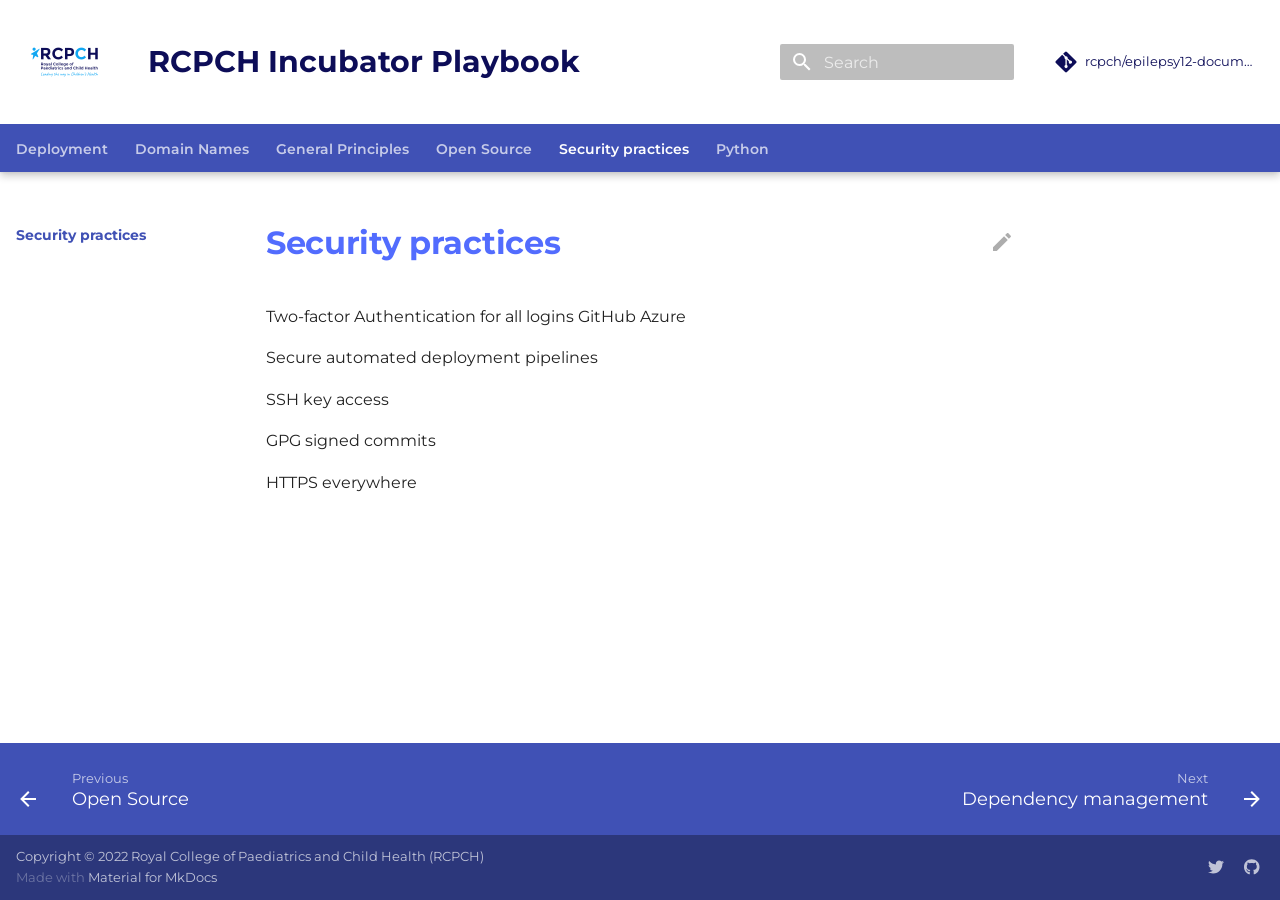
<file: security/index.html>
<!doctype html>
<html lang="en" class="no-js">
  <head>
    
      <meta charset="utf-8">
      <meta name="viewport" content="width=device-width,initial-scale=1">
      
        <meta name="description" content="Manual and Reference for the RCPCH Incubator Team">
      
      
        <meta name="author" content="The Royal College of Paediatrics and Child Health">
      
      
        <link rel="canonical" href="https://docs.epilepsy12.rcpch.ac.uk/security/">
      
      <link rel="icon" href="../assets/images/favicon.png">
      <meta name="generator" content="mkdocs-1.4.1, mkdocs-material-8.5.6">
    
    
      
        <title>Security practices - RCPCH Incubator Playbook</title>
      
    
    
      <link rel="stylesheet" href="../assets/stylesheets/main.20d9efc8.min.css">
      
        
        <link rel="stylesheet" href="../assets/stylesheets/palette.cbb835fc.min.css">
        
      
      

    
    
    
      
        
        
        <link rel="preconnect" href="https://fonts.gstatic.com" crossorigin>
        <link rel="stylesheet" href="https://fonts.googleapis.com/css?family=Montserrat:300,300i,400,400i,700,700i%7CRoboto+Mono:400,400i,700,700i&display=fallback">
        <style>:root{--md-text-font:"Montserrat";--md-code-font:"Roboto Mono"}</style>
      
    
    
      <link rel="stylesheet" href="../_assets/_stylesheets/extra.css">
    
    <script>__md_scope=new URL("..",location),__md_hash=e=>[...e].reduce((e,_)=>(e<<5)-e+_.charCodeAt(0),0),__md_get=(e,_=localStorage,t=__md_scope)=>JSON.parse(_.getItem(t.pathname+"."+e)),__md_set=(e,_,t=localStorage,a=__md_scope)=>{try{t.setItem(a.pathname+"."+e,JSON.stringify(_))}catch(e){}}</script>
    
      

    
    
    
  </head>
  
  
    
    
    
    
    
    <body dir="ltr" data-md-color-scheme="default" data-md-color-primary="" data-md-color-accent="">
  
    
    
    <input class="md-toggle" data-md-toggle="drawer" type="checkbox" id="__drawer" autocomplete="off">
    <input class="md-toggle" data-md-toggle="search" type="checkbox" id="__search" autocomplete="off">
    <label class="md-overlay" for="__drawer"></label>
    <div data-md-component="skip">
      
        
        <a href="#security-practices" class="md-skip">
          Skip to content
        </a>
      
    </div>
    <div data-md-component="announce">
      
    </div>
    
    
      

  

<header class="md-header md-header--lifted" data-md-component="header">
  <nav class="md-header__inner md-grid" aria-label="Header">
    <a href=".." title="RCPCH Incubator Playbook" class="md-header__button md-logo" aria-label="RCPCH Incubator Playbook" data-md-component="logo">
      
  <img src="../_assets/_images/rcpch_logo.png" alt="logo">

    </a>
    <label class="md-header__button md-icon" for="__drawer">
      <svg xmlns="http://www.w3.org/2000/svg" viewBox="0 0 24 24"><path d="M3 6h18v2H3V6m0 5h18v2H3v-2m0 5h18v2H3v-2Z"/></svg>
    </label>
    <div class="md-header__title" data-md-component="header-title">
      <div class="md-header__ellipsis">
        <div class="md-header__topic">
          <span class="md-ellipsis">
            RCPCH Incubator Playbook
          </span>
        </div>
        <div class="md-header__topic" data-md-component="header-topic">
          <span class="md-ellipsis">
            
              Security practices
            
          </span>
        </div>
      </div>
    </div>
    
    
    
      <label class="md-header__button md-icon" for="__search">
        <svg xmlns="http://www.w3.org/2000/svg" viewBox="0 0 24 24"><path d="M9.5 3A6.5 6.5 0 0 1 16 9.5c0 1.61-.59 3.09-1.56 4.23l.27.27h.79l5 5-1.5 1.5-5-5v-.79l-.27-.27A6.516 6.516 0 0 1 9.5 16 6.5 6.5 0 0 1 3 9.5 6.5 6.5 0 0 1 9.5 3m0 2C7 5 5 7 5 9.5S7 14 9.5 14 14 12 14 9.5 12 5 9.5 5Z"/></svg>
      </label>
      <div class="md-search" data-md-component="search" role="dialog">
  <label class="md-search__overlay" for="__search"></label>
  <div class="md-search__inner" role="search">
    <form class="md-search__form" name="search">
      <input type="text" class="md-search__input" name="query" aria-label="Search" placeholder="Search" autocapitalize="off" autocorrect="off" autocomplete="off" spellcheck="false" data-md-component="search-query" required>
      <label class="md-search__icon md-icon" for="__search">
        <svg xmlns="http://www.w3.org/2000/svg" viewBox="0 0 24 24"><path d="M9.5 3A6.5 6.5 0 0 1 16 9.5c0 1.61-.59 3.09-1.56 4.23l.27.27h.79l5 5-1.5 1.5-5-5v-.79l-.27-.27A6.516 6.516 0 0 1 9.5 16 6.5 6.5 0 0 1 3 9.5 6.5 6.5 0 0 1 9.5 3m0 2C7 5 5 7 5 9.5S7 14 9.5 14 14 12 14 9.5 12 5 9.5 5Z"/></svg>
        <svg xmlns="http://www.w3.org/2000/svg" viewBox="0 0 24 24"><path d="M20 11v2H8l5.5 5.5-1.42 1.42L4.16 12l7.92-7.92L13.5 5.5 8 11h12Z"/></svg>
      </label>
      <nav class="md-search__options" aria-label="Search">
        
        <button type="reset" class="md-search__icon md-icon" title="Clear" aria-label="Clear" tabindex="-1">
          <svg xmlns="http://www.w3.org/2000/svg" viewBox="0 0 24 24"><path d="M19 6.41 17.59 5 12 10.59 6.41 5 5 6.41 10.59 12 5 17.59 6.41 19 12 13.41 17.59 19 19 17.59 13.41 12 19 6.41Z"/></svg>
        </button>
      </nav>
      
    </form>
    <div class="md-search__output">
      <div class="md-search__scrollwrap" data-md-scrollfix>
        <div class="md-search-result" data-md-component="search-result">
          <div class="md-search-result__meta">
            Initializing search
          </div>
          <ol class="md-search-result__list"></ol>
        </div>
      </div>
    </div>
  </div>
</div>
    
    
      <div class="md-header__source">
        <a href="https://github.com/rcpch/epilepsy12-documentation" title="Go to repository" class="md-source" data-md-component="source">
  <div class="md-source__icon md-icon">
    
    <svg xmlns="http://www.w3.org/2000/svg" viewBox="0 0 448 512"><!--! Font Awesome Free 6.2.0 by @fontawesome - https://fontawesome.com License - https://fontawesome.com/license/free (Icons: CC BY 4.0, Fonts: SIL OFL 1.1, Code: MIT License) Copyright 2022 Fonticons, Inc.--><path d="M439.55 236.05 244 40.45a28.87 28.87 0 0 0-40.81 0l-40.66 40.63 51.52 51.52c27.06-9.14 52.68 16.77 43.39 43.68l49.66 49.66c34.23-11.8 61.18 31 35.47 56.69-26.49 26.49-70.21-2.87-56-37.34L240.22 199v121.85c25.3 12.54 22.26 41.85 9.08 55a34.34 34.34 0 0 1-48.55 0c-17.57-17.6-11.07-46.91 11.25-56v-123c-20.8-8.51-24.6-30.74-18.64-45L142.57 101 8.45 235.14a28.86 28.86 0 0 0 0 40.81l195.61 195.6a28.86 28.86 0 0 0 40.8 0l194.69-194.69a28.86 28.86 0 0 0 0-40.81z"/></svg>
  </div>
  <div class="md-source__repository">
    rcpch/epilepsy12-documentation
  </div>
</a>
      </div>
    
  </nav>
  
    
      
<nav class="md-tabs" aria-label="Tabs" data-md-component="tabs">
  <div class="md-tabs__inner md-grid">
    <ul class="md-tabs__list">
      
        
  
  


  <li class="md-tabs__item">
    <a href="../deployment/" class="md-tabs__link">
      Deployment
    </a>
  </li>

      
        
  
  


  <li class="md-tabs__item">
    <a href="../domain-names/" class="md-tabs__link">
      Domain Names
    </a>
  </li>

      
        
  
  


  <li class="md-tabs__item">
    <a href="../general-principles/" class="md-tabs__link">
      General Principles
    </a>
  </li>

      
        
  
  


  <li class="md-tabs__item">
    <a href="../open-source/" class="md-tabs__link">
      Open Source
    </a>
  </li>

      
        
  
  
    
  


  <li class="md-tabs__item">
    <a href="./" class="md-tabs__link md-tabs__link--active">
      Security practices
    </a>
  </li>

      
        
  
  


  
  
  
    <li class="md-tabs__item">
      <a href="../python/dependency-management/" class="md-tabs__link">
        Python
      </a>
    </li>
  

      
    </ul>
  </div>
</nav>
    
  
</header>
    
    <div class="md-container" data-md-component="container">
      
      
        
      
      <main class="md-main" data-md-component="main">
        <div class="md-main__inner md-grid">
          
            
              
              <div class="md-sidebar md-sidebar--primary" data-md-component="sidebar" data-md-type="navigation" >
                <div class="md-sidebar__scrollwrap">
                  <div class="md-sidebar__inner">
                    

  


<nav class="md-nav md-nav--primary md-nav--lifted" aria-label="Navigation" data-md-level="0">
  <label class="md-nav__title" for="__drawer">
    <a href=".." title="RCPCH Incubator Playbook" class="md-nav__button md-logo" aria-label="RCPCH Incubator Playbook" data-md-component="logo">
      
  <img src="../_assets/_images/rcpch_logo.png" alt="logo">

    </a>
    RCPCH Incubator Playbook
  </label>
  
    <div class="md-nav__source">
      <a href="https://github.com/rcpch/epilepsy12-documentation" title="Go to repository" class="md-source" data-md-component="source">
  <div class="md-source__icon md-icon">
    
    <svg xmlns="http://www.w3.org/2000/svg" viewBox="0 0 448 512"><!--! Font Awesome Free 6.2.0 by @fontawesome - https://fontawesome.com License - https://fontawesome.com/license/free (Icons: CC BY 4.0, Fonts: SIL OFL 1.1, Code: MIT License) Copyright 2022 Fonticons, Inc.--><path d="M439.55 236.05 244 40.45a28.87 28.87 0 0 0-40.81 0l-40.66 40.63 51.52 51.52c27.06-9.14 52.68 16.77 43.39 43.68l49.66 49.66c34.23-11.8 61.18 31 35.47 56.69-26.49 26.49-70.21-2.87-56-37.34L240.22 199v121.85c25.3 12.54 22.26 41.85 9.08 55a34.34 34.34 0 0 1-48.55 0c-17.57-17.6-11.07-46.91 11.25-56v-123c-20.8-8.51-24.6-30.74-18.64-45L142.57 101 8.45 235.14a28.86 28.86 0 0 0 0 40.81l195.61 195.6a28.86 28.86 0 0 0 40.8 0l194.69-194.69a28.86 28.86 0 0 0 0-40.81z"/></svg>
  </div>
  <div class="md-source__repository">
    rcpch/epilepsy12-documentation
  </div>
</a>
    </div>
  
  <ul class="md-nav__list" data-md-scrollfix>
    
      
      
      

  
  
  
    <li class="md-nav__item">
      <a href="../deployment/" class="md-nav__link">
        Deployment
      </a>
    </li>
  

    
      
      
      

  
  
  
    <li class="md-nav__item">
      <a href="../domain-names/" class="md-nav__link">
        Domain Names
      </a>
    </li>
  

    
      
      
      

  
  
  
    <li class="md-nav__item">
      <a href="../general-principles/" class="md-nav__link">
        General Principles
      </a>
    </li>
  

    
      
      
      

  
  
  
    <li class="md-nav__item">
      <a href="../open-source/" class="md-nav__link">
        Open Source
      </a>
    </li>
  

    
      
      
      

  
  
    
  
  
    <li class="md-nav__item md-nav__item--active">
      
      <input class="md-nav__toggle md-toggle" data-md-toggle="toc" type="checkbox" id="__toc">
      
      
        
      
      
      <a href="./" class="md-nav__link md-nav__link--active">
        Security practices
      </a>
      
    </li>
  

    
      
      
      

  
  
  
    
    <li class="md-nav__item md-nav__item--nested">
      
      
        <input class="md-nav__toggle md-toggle md-toggle--indeterminate" data-md-toggle="__nav_6" type="checkbox" id="__nav_6" checked>
      
      
      
      
        <label class="md-nav__link" for="__nav_6">
          Python
          <span class="md-nav__icon md-icon"></span>
        </label>
      
      <nav class="md-nav" aria-label="Python" data-md-level="1">
        <label class="md-nav__title" for="__nav_6">
          <span class="md-nav__icon md-icon"></span>
          Python
        </label>
        <ul class="md-nav__list" data-md-scrollfix>
          
            
              
  
  
  
    <li class="md-nav__item">
      <a href="../python/dependency-management/" class="md-nav__link">
        Dependency management
      </a>
    </li>
  

            
          
            
              
  
  
  
    <li class="md-nav__item">
      <a href="../python/requirements/" class="md-nav__link">
        Requirements
      </a>
    </li>
  

            
          
            
              
  
  
  
    <li class="md-nav__item">
      <a href="../python/tidy_imports/" class="md-nav__link">
        Tidy imports
      </a>
    </li>
  

            
          
        </ul>
      </nav>
    </li>
  

    
  </ul>
</nav>
                  </div>
                </div>
              </div>
            
            
              
              <div class="md-sidebar md-sidebar--secondary" data-md-component="sidebar" data-md-type="toc" >
                <div class="md-sidebar__scrollwrap">
                  <div class="md-sidebar__inner">
                    

<nav class="md-nav md-nav--secondary" aria-label="Table of contents">
  
  
  
    
  
  
</nav>
                  </div>
                </div>
              </div>
            
          
          
            <div class="md-content" data-md-component="content">
              <article class="md-content__inner md-typeset">
                
                  

  <a href="https://github.com/rcpch/epilepsy12-documentation/blob/live/docs/security.md" title="Edit this page" class="md-content__button md-icon">
    
    <svg xmlns="http://www.w3.org/2000/svg" viewBox="0 0 24 24"><path d="M20.71 7.04c.39-.39.39-1.04 0-1.41l-2.34-2.34c-.37-.39-1.02-.39-1.41 0l-1.84 1.83 3.75 3.75M3 17.25V21h3.75L17.81 9.93l-3.75-3.75L3 17.25Z"/></svg>
  </a>


<h1 id="security-practices">Security practices<a class="headerlink" href="#security-practices" title="Permanent link">&para;</a></h1>
<p>Two-factor Authentication for all logins
GitHub
Azure</p>
<p>Secure automated deployment pipelines</p>
<p>SSH key access</p>
<p>GPG signed commits</p>
<p>HTTPS everywhere</p>





                
              </article>
            </div>
          
          
        </div>
        
          <a href="#" class="md-top md-icon" data-md-component="top" hidden>
            <svg xmlns="http://www.w3.org/2000/svg" viewBox="0 0 24 24"><path d="M13 20h-2V8l-5.5 5.5-1.42-1.42L12 4.16l7.92 7.92-1.42 1.42L13 8v12Z"/></svg>
            Back to top
          </a>
        
      </main>
      
        <footer class="md-footer">
  
    
    <nav class="md-footer__inner md-grid" aria-label="Footer" >
      
        
        <a href="../open-source/" class="md-footer__link md-footer__link--prev" aria-label="Previous: Open Source" rel="prev">
          <div class="md-footer__button md-icon">
            <svg xmlns="http://www.w3.org/2000/svg" viewBox="0 0 24 24"><path d="M20 11v2H8l5.5 5.5-1.42 1.42L4.16 12l7.92-7.92L13.5 5.5 8 11h12Z"/></svg>
          </div>
          <div class="md-footer__title">
            <div class="md-ellipsis">
              <span class="md-footer__direction">
                Previous
              </span>
              Open Source
            </div>
          </div>
        </a>
      
      
        
        <a href="../python/dependency-management/" class="md-footer__link md-footer__link--next" aria-label="Next: Dependency management" rel="next">
          <div class="md-footer__title">
            <div class="md-ellipsis">
              <span class="md-footer__direction">
                Next
              </span>
              Dependency management
            </div>
          </div>
          <div class="md-footer__button md-icon">
            <svg xmlns="http://www.w3.org/2000/svg" viewBox="0 0 24 24"><path d="M4 11v2h12l-5.5 5.5 1.42 1.42L19.84 12l-7.92-7.92L10.5 5.5 16 11H4Z"/></svg>
          </div>
        </a>
      
    </nav>
  
  <div class="md-footer-meta md-typeset">
    <div class="md-footer-meta__inner md-grid">
      <div class="md-copyright">
  
    <div class="md-copyright__highlight">
      Copyright &copy; 2022 Royal College of Paediatrics and Child Health (RCPCH)
    </div>
  
  
    Made with
    <a href="https://squidfunk.github.io/mkdocs-material/" target="_blank" rel="noopener">
      Material for MkDocs
    </a>
  
</div>
      
        <div class="md-social">
  
    
    
      
      
    
    <a href="https://twitter.com/rcpchtweets" target="_blank" rel="noopener" title="twitter.com" class="md-social__link">
      <svg xmlns="http://www.w3.org/2000/svg" viewBox="0 0 512 512"><!--! Font Awesome Free 6.2.0 by @fontawesome - https://fontawesome.com License - https://fontawesome.com/license/free (Icons: CC BY 4.0, Fonts: SIL OFL 1.1, Code: MIT License) Copyright 2022 Fonticons, Inc.--><path d="M459.37 151.716c.325 4.548.325 9.097.325 13.645 0 138.72-105.583 298.558-298.558 298.558-59.452 0-114.68-17.219-161.137-47.106 8.447.974 16.568 1.299 25.34 1.299 49.055 0 94.213-16.568 130.274-44.832-46.132-.975-84.792-31.188-98.112-72.772 6.498.974 12.995 1.624 19.818 1.624 9.421 0 18.843-1.3 27.614-3.573-48.081-9.747-84.143-51.98-84.143-102.985v-1.299c13.969 7.797 30.214 12.67 47.431 13.319-28.264-18.843-46.781-51.005-46.781-87.391 0-19.492 5.197-37.36 14.294-52.954 51.655 63.675 129.3 105.258 216.365 109.807-1.624-7.797-2.599-15.918-2.599-24.04 0-57.828 46.782-104.934 104.934-104.934 30.213 0 57.502 12.67 76.67 33.137 23.715-4.548 46.456-13.32 66.599-25.34-7.798 24.366-24.366 44.833-46.132 57.827 21.117-2.273 41.584-8.122 60.426-16.243-14.292 20.791-32.161 39.308-52.628 54.253z"/></svg>
    </a>
  
    
    
      
      
    
    <a href="https://github.com/rcpch" target="_blank" rel="noopener" title="github.com" class="md-social__link">
      <svg xmlns="http://www.w3.org/2000/svg" viewBox="0 0 496 512"><!--! Font Awesome Free 6.2.0 by @fontawesome - https://fontawesome.com License - https://fontawesome.com/license/free (Icons: CC BY 4.0, Fonts: SIL OFL 1.1, Code: MIT License) Copyright 2022 Fonticons, Inc.--><path d="M165.9 397.4c0 2-2.3 3.6-5.2 3.6-3.3.3-5.6-1.3-5.6-3.6 0-2 2.3-3.6 5.2-3.6 3-.3 5.6 1.3 5.6 3.6zm-31.1-4.5c-.7 2 1.3 4.3 4.3 4.9 2.6 1 5.6 0 6.2-2s-1.3-4.3-4.3-5.2c-2.6-.7-5.5.3-6.2 2.3zm44.2-1.7c-2.9.7-4.9 2.6-4.6 4.9.3 2 2.9 3.3 5.9 2.6 2.9-.7 4.9-2.6 4.6-4.6-.3-1.9-3-3.2-5.9-2.9zM244.8 8C106.1 8 0 113.3 0 252c0 110.9 69.8 205.8 169.5 239.2 12.8 2.3 17.3-5.6 17.3-12.1 0-6.2-.3-40.4-.3-61.4 0 0-70 15-84.7-29.8 0 0-11.4-29.1-27.8-36.6 0 0-22.9-15.7 1.6-15.4 0 0 24.9 2 38.6 25.8 21.9 38.6 58.6 27.5 72.9 20.9 2.3-16 8.8-27.1 16-33.7-55.9-6.2-112.3-14.3-112.3-110.5 0-27.5 7.6-41.3 23.6-58.9-2.6-6.5-11.1-33.3 2.6-67.9 20.9-6.5 69 27 69 27 20-5.6 41.5-8.5 62.8-8.5s42.8 2.9 62.8 8.5c0 0 48.1-33.6 69-27 13.7 34.7 5.2 61.4 2.6 67.9 16 17.7 25.8 31.5 25.8 58.9 0 96.5-58.9 104.2-114.8 110.5 9.2 7.9 17 22.9 17 46.4 0 33.7-.3 75.4-.3 83.6 0 6.5 4.6 14.4 17.3 12.1C428.2 457.8 496 362.9 496 252 496 113.3 383.5 8 244.8 8zM97.2 352.9c-1.3 1-1 3.3.7 5.2 1.6 1.6 3.9 2.3 5.2 1 1.3-1 1-3.3-.7-5.2-1.6-1.6-3.9-2.3-5.2-1zm-10.8-8.1c-.7 1.3.3 2.9 2.3 3.9 1.6 1 3.6.7 4.3-.7.7-1.3-.3-2.9-2.3-3.9-2-.6-3.6-.3-4.3.7zm32.4 35.6c-1.6 1.3-1 4.3 1.3 6.2 2.3 2.3 5.2 2.6 6.5 1 1.3-1.3.7-4.3-1.3-6.2-2.2-2.3-5.2-2.6-6.5-1zm-11.4-14.7c-1.6 1-1.6 3.6 0 5.9 1.6 2.3 4.3 3.3 5.6 2.3 1.6-1.3 1.6-3.9 0-6.2-1.4-2.3-4-3.3-5.6-2z"/></svg>
    </a>
  
</div>
      
    </div>
  </div>
</footer>
      
    </div>
    <div class="md-dialog" data-md-component="dialog">
      <div class="md-dialog__inner md-typeset"></div>
    </div>
    
    <script id="__config" type="application/json">{"base": "..", "features": ["navigation.instant", "navigation.tabs", "navigation.tabs.sticky", "navigation.tracking", "navigation.top", "navigation.expand"], "search": "../assets/javascripts/workers/search.5bf1dace.min.js", "translations": {"clipboard.copied": "Copied to clipboard", "clipboard.copy": "Copy to clipboard", "search.config.lang": "en", "search.config.pipeline": "trimmer, stopWordFilter", "search.config.separator": "[\\s\\-]+", "search.placeholder": "Search", "search.result.more.one": "1 more on this page", "search.result.more.other": "# more on this page", "search.result.none": "No matching documents", "search.result.one": "1 matching document", "search.result.other": "# matching documents", "search.result.placeholder": "Type to start searching", "search.result.term.missing": "Missing", "select.version.title": "Select version"}}</script>
    
    
      <script src="../assets/javascripts/bundle.078830c0.min.js"></script>
      
    
  </body>
</html>
</file>
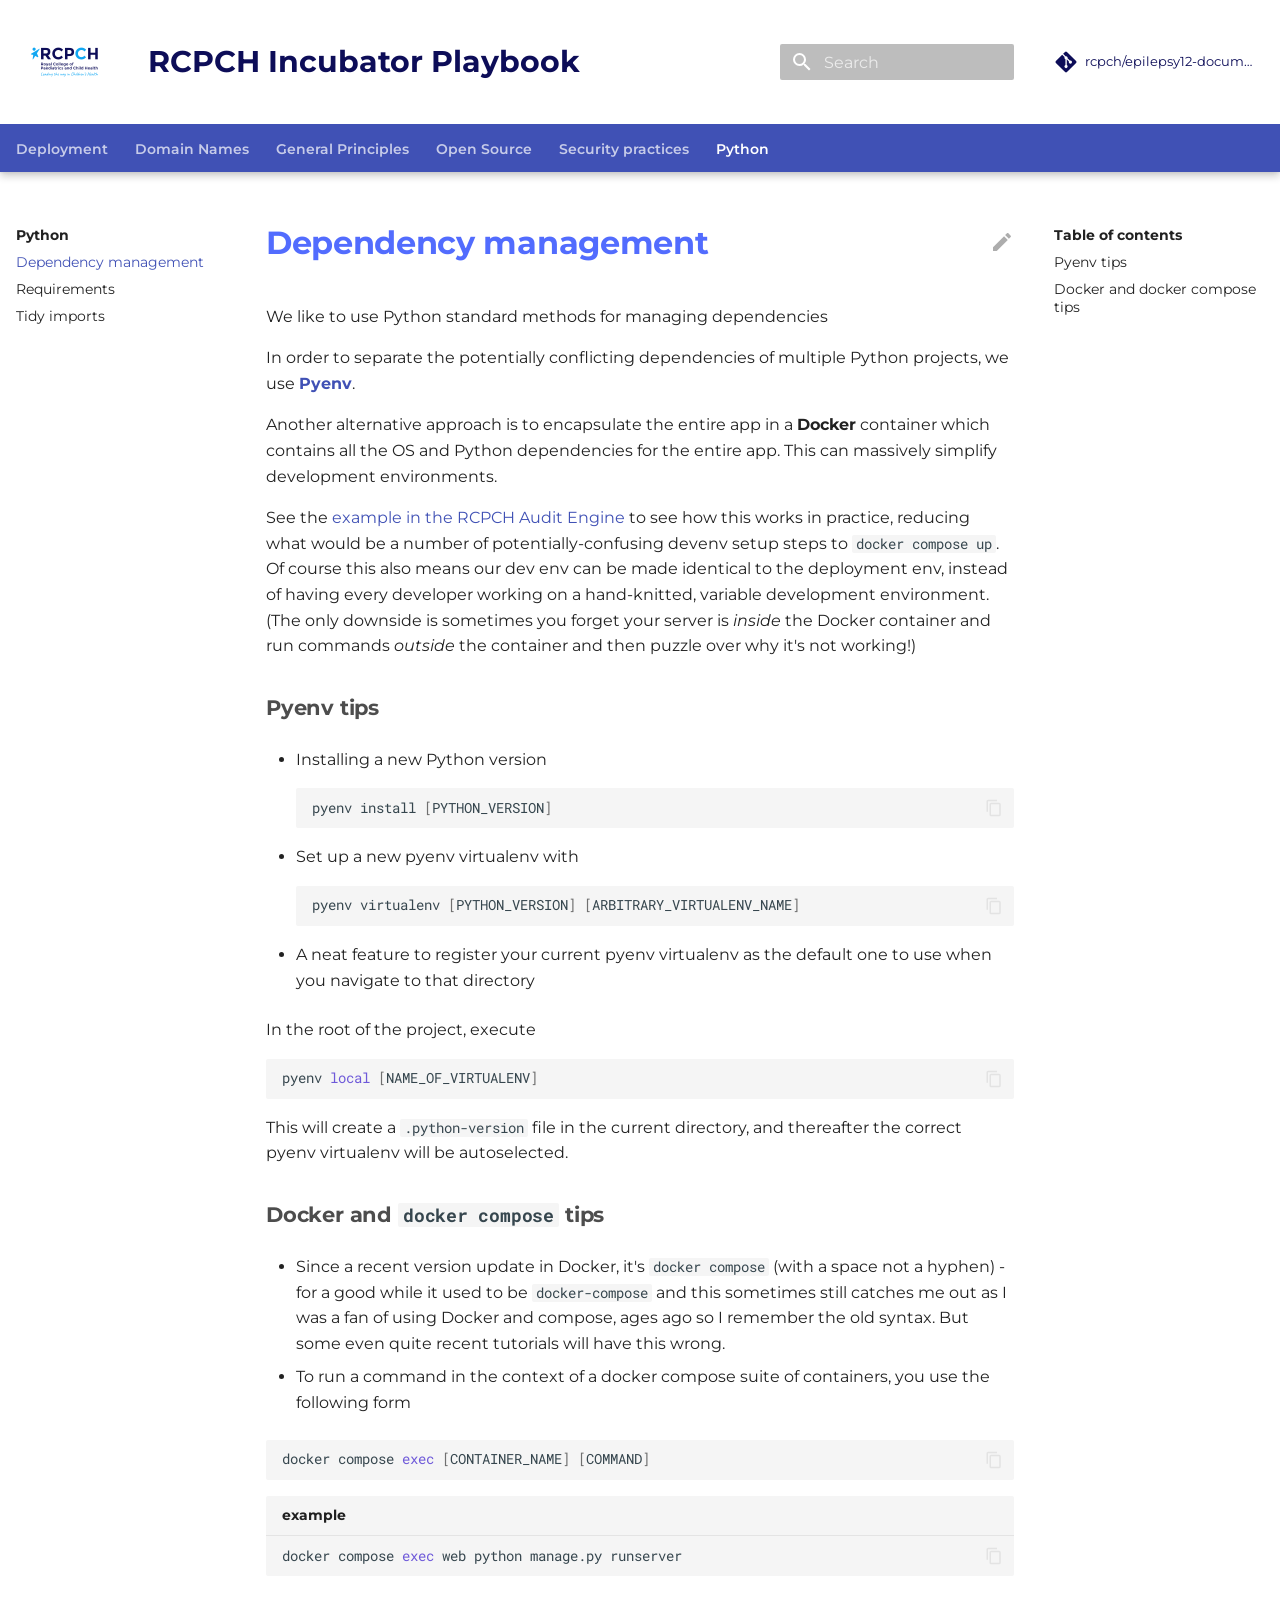
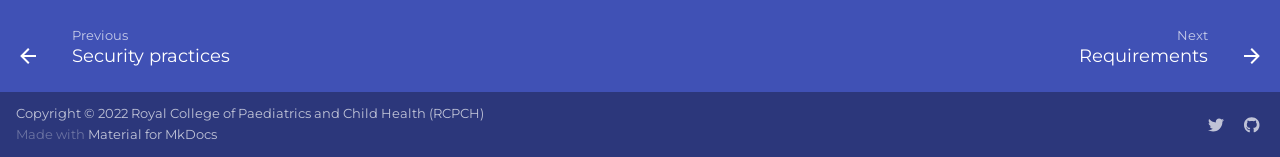
<file: python/dependency-management/index.html>
<!doctype html>
<html lang="en" class="no-js">
  <head>
    
      <meta charset="utf-8">
      <meta name="viewport" content="width=device-width,initial-scale=1">
      
        <meta name="description" content="Manual and Reference for the RCPCH Incubator Team">
      
      
        <meta name="author" content="The Royal College of Paediatrics and Child Health">
      
      
        <link rel="canonical" href="https://docs.epilepsy12.rcpch.ac.uk/python/dependency-management/">
      
      <link rel="icon" href="../../assets/images/favicon.png">
      <meta name="generator" content="mkdocs-1.4.1, mkdocs-material-8.5.6">
    
    
      
        <title>Dependency management - RCPCH Incubator Playbook</title>
      
    
    
      <link rel="stylesheet" href="../../assets/stylesheets/main.20d9efc8.min.css">
      
        
        <link rel="stylesheet" href="../../assets/stylesheets/palette.cbb835fc.min.css">
        
      
      

    
    
    
      
        
        
        <link rel="preconnect" href="https://fonts.gstatic.com" crossorigin>
        <link rel="stylesheet" href="https://fonts.googleapis.com/css?family=Montserrat:300,300i,400,400i,700,700i%7CRoboto+Mono:400,400i,700,700i&display=fallback">
        <style>:root{--md-text-font:"Montserrat";--md-code-font:"Roboto Mono"}</style>
      
    
    
      <link rel="stylesheet" href="../../_assets/_stylesheets/extra.css">
    
    <script>__md_scope=new URL("../..",location),__md_hash=e=>[...e].reduce((e,_)=>(e<<5)-e+_.charCodeAt(0),0),__md_get=(e,_=localStorage,t=__md_scope)=>JSON.parse(_.getItem(t.pathname+"."+e)),__md_set=(e,_,t=localStorage,a=__md_scope)=>{try{t.setItem(a.pathname+"."+e,JSON.stringify(_))}catch(e){}}</script>
    
      

    
    
    
  </head>
  
  
    
    
    
    
    
    <body dir="ltr" data-md-color-scheme="default" data-md-color-primary="" data-md-color-accent="">
  
    
    
    <input class="md-toggle" data-md-toggle="drawer" type="checkbox" id="__drawer" autocomplete="off">
    <input class="md-toggle" data-md-toggle="search" type="checkbox" id="__search" autocomplete="off">
    <label class="md-overlay" for="__drawer"></label>
    <div data-md-component="skip">
      
        
        <a href="#pyenv-tips" class="md-skip">
          Skip to content
        </a>
      
    </div>
    <div data-md-component="announce">
      
    </div>
    
    
      

  

<header class="md-header md-header--lifted" data-md-component="header">
  <nav class="md-header__inner md-grid" aria-label="Header">
    <a href="../.." title="RCPCH Incubator Playbook" class="md-header__button md-logo" aria-label="RCPCH Incubator Playbook" data-md-component="logo">
      
  <img src="../../_assets/_images/rcpch_logo.png" alt="logo">

    </a>
    <label class="md-header__button md-icon" for="__drawer">
      <svg xmlns="http://www.w3.org/2000/svg" viewBox="0 0 24 24"><path d="M3 6h18v2H3V6m0 5h18v2H3v-2m0 5h18v2H3v-2Z"/></svg>
    </label>
    <div class="md-header__title" data-md-component="header-title">
      <div class="md-header__ellipsis">
        <div class="md-header__topic">
          <span class="md-ellipsis">
            RCPCH Incubator Playbook
          </span>
        </div>
        <div class="md-header__topic" data-md-component="header-topic">
          <span class="md-ellipsis">
            
              Dependency management
            
          </span>
        </div>
      </div>
    </div>
    
    
    
      <label class="md-header__button md-icon" for="__search">
        <svg xmlns="http://www.w3.org/2000/svg" viewBox="0 0 24 24"><path d="M9.5 3A6.5 6.5 0 0 1 16 9.5c0 1.61-.59 3.09-1.56 4.23l.27.27h.79l5 5-1.5 1.5-5-5v-.79l-.27-.27A6.516 6.516 0 0 1 9.5 16 6.5 6.5 0 0 1 3 9.5 6.5 6.5 0 0 1 9.5 3m0 2C7 5 5 7 5 9.5S7 14 9.5 14 14 12 14 9.5 12 5 9.5 5Z"/></svg>
      </label>
      <div class="md-search" data-md-component="search" role="dialog">
  <label class="md-search__overlay" for="__search"></label>
  <div class="md-search__inner" role="search">
    <form class="md-search__form" name="search">
      <input type="text" class="md-search__input" name="query" aria-label="Search" placeholder="Search" autocapitalize="off" autocorrect="off" autocomplete="off" spellcheck="false" data-md-component="search-query" required>
      <label class="md-search__icon md-icon" for="__search">
        <svg xmlns="http://www.w3.org/2000/svg" viewBox="0 0 24 24"><path d="M9.5 3A6.5 6.5 0 0 1 16 9.5c0 1.61-.59 3.09-1.56 4.23l.27.27h.79l5 5-1.5 1.5-5-5v-.79l-.27-.27A6.516 6.516 0 0 1 9.5 16 6.5 6.5 0 0 1 3 9.5 6.5 6.5 0 0 1 9.5 3m0 2C7 5 5 7 5 9.5S7 14 9.5 14 14 12 14 9.5 12 5 9.5 5Z"/></svg>
        <svg xmlns="http://www.w3.org/2000/svg" viewBox="0 0 24 24"><path d="M20 11v2H8l5.5 5.5-1.42 1.42L4.16 12l7.92-7.92L13.5 5.5 8 11h12Z"/></svg>
      </label>
      <nav class="md-search__options" aria-label="Search">
        
        <button type="reset" class="md-search__icon md-icon" title="Clear" aria-label="Clear" tabindex="-1">
          <svg xmlns="http://www.w3.org/2000/svg" viewBox="0 0 24 24"><path d="M19 6.41 17.59 5 12 10.59 6.41 5 5 6.41 10.59 12 5 17.59 6.41 19 12 13.41 17.59 19 19 17.59 13.41 12 19 6.41Z"/></svg>
        </button>
      </nav>
      
    </form>
    <div class="md-search__output">
      <div class="md-search__scrollwrap" data-md-scrollfix>
        <div class="md-search-result" data-md-component="search-result">
          <div class="md-search-result__meta">
            Initializing search
          </div>
          <ol class="md-search-result__list"></ol>
        </div>
      </div>
    </div>
  </div>
</div>
    
    
      <div class="md-header__source">
        <a href="https://github.com/rcpch/epilepsy12-documentation" title="Go to repository" class="md-source" data-md-component="source">
  <div class="md-source__icon md-icon">
    
    <svg xmlns="http://www.w3.org/2000/svg" viewBox="0 0 448 512"><!--! Font Awesome Free 6.2.0 by @fontawesome - https://fontawesome.com License - https://fontawesome.com/license/free (Icons: CC BY 4.0, Fonts: SIL OFL 1.1, Code: MIT License) Copyright 2022 Fonticons, Inc.--><path d="M439.55 236.05 244 40.45a28.87 28.87 0 0 0-40.81 0l-40.66 40.63 51.52 51.52c27.06-9.14 52.68 16.77 43.39 43.68l49.66 49.66c34.23-11.8 61.18 31 35.47 56.69-26.49 26.49-70.21-2.87-56-37.34L240.22 199v121.85c25.3 12.54 22.26 41.85 9.08 55a34.34 34.34 0 0 1-48.55 0c-17.57-17.6-11.07-46.91 11.25-56v-123c-20.8-8.51-24.6-30.74-18.64-45L142.57 101 8.45 235.14a28.86 28.86 0 0 0 0 40.81l195.61 195.6a28.86 28.86 0 0 0 40.8 0l194.69-194.69a28.86 28.86 0 0 0 0-40.81z"/></svg>
  </div>
  <div class="md-source__repository">
    rcpch/epilepsy12-documentation
  </div>
</a>
      </div>
    
  </nav>
  
    
      
<nav class="md-tabs" aria-label="Tabs" data-md-component="tabs">
  <div class="md-tabs__inner md-grid">
    <ul class="md-tabs__list">
      
        
  
  


  <li class="md-tabs__item">
    <a href="../../deployment/" class="md-tabs__link">
      Deployment
    </a>
  </li>

      
        
  
  


  <li class="md-tabs__item">
    <a href="../../domain-names/" class="md-tabs__link">
      Domain Names
    </a>
  </li>

      
        
  
  


  <li class="md-tabs__item">
    <a href="../../general-principles/" class="md-tabs__link">
      General Principles
    </a>
  </li>

      
        
  
  


  <li class="md-tabs__item">
    <a href="../../open-source/" class="md-tabs__link">
      Open Source
    </a>
  </li>

      
        
  
  


  <li class="md-tabs__item">
    <a href="../../security/" class="md-tabs__link">
      Security practices
    </a>
  </li>

      
        
  
  
    
  


  
  
  
    <li class="md-tabs__item">
      <a href="./" class="md-tabs__link md-tabs__link--active">
        Python
      </a>
    </li>
  

      
    </ul>
  </div>
</nav>
    
  
</header>
    
    <div class="md-container" data-md-component="container">
      
      
        
      
      <main class="md-main" data-md-component="main">
        <div class="md-main__inner md-grid">
          
            
              
              <div class="md-sidebar md-sidebar--primary" data-md-component="sidebar" data-md-type="navigation" >
                <div class="md-sidebar__scrollwrap">
                  <div class="md-sidebar__inner">
                    

  


<nav class="md-nav md-nav--primary md-nav--lifted" aria-label="Navigation" data-md-level="0">
  <label class="md-nav__title" for="__drawer">
    <a href="../.." title="RCPCH Incubator Playbook" class="md-nav__button md-logo" aria-label="RCPCH Incubator Playbook" data-md-component="logo">
      
  <img src="../../_assets/_images/rcpch_logo.png" alt="logo">

    </a>
    RCPCH Incubator Playbook
  </label>
  
    <div class="md-nav__source">
      <a href="https://github.com/rcpch/epilepsy12-documentation" title="Go to repository" class="md-source" data-md-component="source">
  <div class="md-source__icon md-icon">
    
    <svg xmlns="http://www.w3.org/2000/svg" viewBox="0 0 448 512"><!--! Font Awesome Free 6.2.0 by @fontawesome - https://fontawesome.com License - https://fontawesome.com/license/free (Icons: CC BY 4.0, Fonts: SIL OFL 1.1, Code: MIT License) Copyright 2022 Fonticons, Inc.--><path d="M439.55 236.05 244 40.45a28.87 28.87 0 0 0-40.81 0l-40.66 40.63 51.52 51.52c27.06-9.14 52.68 16.77 43.39 43.68l49.66 49.66c34.23-11.8 61.18 31 35.47 56.69-26.49 26.49-70.21-2.87-56-37.34L240.22 199v121.85c25.3 12.54 22.26 41.85 9.08 55a34.34 34.34 0 0 1-48.55 0c-17.57-17.6-11.07-46.91 11.25-56v-123c-20.8-8.51-24.6-30.74-18.64-45L142.57 101 8.45 235.14a28.86 28.86 0 0 0 0 40.81l195.61 195.6a28.86 28.86 0 0 0 40.8 0l194.69-194.69a28.86 28.86 0 0 0 0-40.81z"/></svg>
  </div>
  <div class="md-source__repository">
    rcpch/epilepsy12-documentation
  </div>
</a>
    </div>
  
  <ul class="md-nav__list" data-md-scrollfix>
    
      
      
      

  
  
  
    <li class="md-nav__item">
      <a href="../../deployment/" class="md-nav__link">
        Deployment
      </a>
    </li>
  

    
      
      
      

  
  
  
    <li class="md-nav__item">
      <a href="../../domain-names/" class="md-nav__link">
        Domain Names
      </a>
    </li>
  

    
      
      
      

  
  
  
    <li class="md-nav__item">
      <a href="../../general-principles/" class="md-nav__link">
        General Principles
      </a>
    </li>
  

    
      
      
      

  
  
  
    <li class="md-nav__item">
      <a href="../../open-source/" class="md-nav__link">
        Open Source
      </a>
    </li>
  

    
      
      
      

  
  
  
    <li class="md-nav__item">
      <a href="../../security/" class="md-nav__link">
        Security practices
      </a>
    </li>
  

    
      
      
      

  
  
    
  
  
    
    <li class="md-nav__item md-nav__item--active md-nav__item--nested">
      
      
        <input class="md-nav__toggle md-toggle" data-md-toggle="__nav_6" type="checkbox" id="__nav_6" checked>
      
      
      
      
        <label class="md-nav__link" for="__nav_6">
          Python
          <span class="md-nav__icon md-icon"></span>
        </label>
      
      <nav class="md-nav" aria-label="Python" data-md-level="1">
        <label class="md-nav__title" for="__nav_6">
          <span class="md-nav__icon md-icon"></span>
          Python
        </label>
        <ul class="md-nav__list" data-md-scrollfix>
          
            
              
  
  
    
  
  
    <li class="md-nav__item md-nav__item--active">
      
      <input class="md-nav__toggle md-toggle" data-md-toggle="toc" type="checkbox" id="__toc">
      
      
      
        <label class="md-nav__link md-nav__link--active" for="__toc">
          Dependency management
          <span class="md-nav__icon md-icon"></span>
        </label>
      
      <a href="./" class="md-nav__link md-nav__link--active">
        Dependency management
      </a>
      
        

<nav class="md-nav md-nav--secondary" aria-label="Table of contents">
  
  
  
  
    <label class="md-nav__title" for="__toc">
      <span class="md-nav__icon md-icon"></span>
      Table of contents
    </label>
    <ul class="md-nav__list" data-md-component="toc" data-md-scrollfix>
      
        <li class="md-nav__item">
  <a href="#pyenv-tips" class="md-nav__link">
    Pyenv tips
  </a>
  
</li>
      
        <li class="md-nav__item">
  <a href="#docker-and-docker-compose-tips" class="md-nav__link">
    Docker and docker compose tips
  </a>
  
</li>
      
    </ul>
  
</nav>
      
    </li>
  

            
          
            
              
  
  
  
    <li class="md-nav__item">
      <a href="../requirements/" class="md-nav__link">
        Requirements
      </a>
    </li>
  

            
          
            
              
  
  
  
    <li class="md-nav__item">
      <a href="../tidy_imports/" class="md-nav__link">
        Tidy imports
      </a>
    </li>
  

            
          
        </ul>
      </nav>
    </li>
  

    
  </ul>
</nav>
                  </div>
                </div>
              </div>
            
            
              
              <div class="md-sidebar md-sidebar--secondary" data-md-component="sidebar" data-md-type="toc" >
                <div class="md-sidebar__scrollwrap">
                  <div class="md-sidebar__inner">
                    

<nav class="md-nav md-nav--secondary" aria-label="Table of contents">
  
  
  
  
    <label class="md-nav__title" for="__toc">
      <span class="md-nav__icon md-icon"></span>
      Table of contents
    </label>
    <ul class="md-nav__list" data-md-component="toc" data-md-scrollfix>
      
        <li class="md-nav__item">
  <a href="#pyenv-tips" class="md-nav__link">
    Pyenv tips
  </a>
  
</li>
      
        <li class="md-nav__item">
  <a href="#docker-and-docker-compose-tips" class="md-nav__link">
    Docker and docker compose tips
  </a>
  
</li>
      
    </ul>
  
</nav>
                  </div>
                </div>
              </div>
            
          
          
            <div class="md-content" data-md-component="content">
              <article class="md-content__inner md-typeset">
                
                  

  <a href="https://github.com/rcpch/epilepsy12-documentation/blob/live/docs/python/dependency-management.md" title="Edit this page" class="md-content__button md-icon">
    
    <svg xmlns="http://www.w3.org/2000/svg" viewBox="0 0 24 24"><path d="M20.71 7.04c.39-.39.39-1.04 0-1.41l-2.34-2.34c-.37-.39-1.02-.39-1.41 0l-1.84 1.83 3.75 3.75M3 17.25V21h3.75L17.81 9.93l-3.75-3.75L3 17.25Z"/></svg>
  </a>


  <h1>Dependency management</h1>

<p>We like to use Python standard methods for managing dependencies</p>
<p>In order to separate the potentially conflicting dependencies of multiple Python projects, we use <a href=""><strong>Pyenv</strong></a>.</p>
<p>Another alternative approach is to encapsulate the entire app in a <strong>Docker</strong> container which contains all the OS and Python dependencies for the entire app. This can massively simplify development environments.</p>
<p>See the <a href="https://github.com/rcpch/rcpch-audit-engine/blob/live/docker-compose.yml">example in the RCPCH Audit Engine</a> to see how this works in practice, reducing what would be a number of potentially-confusing devenv setup steps to <code>docker compose up</code>. Of course this also means our dev env can be made identical to the deployment env, instead of having every developer working on a hand-knitted, variable development environment. (The only downside is sometimes you forget your server is <em>inside</em> the Docker container and run commands <em>outside</em> the container and then puzzle over why it's not working!)</p>
<h2 id="pyenv-tips">Pyenv tips<a class="headerlink" href="#pyenv-tips" title="Permanent link">&para;</a></h2>
<ul>
<li>
<p>Installing a new Python version
<div class="highlight"><pre><span></span><code>pyenv install <span class="o">[</span>PYTHON_VERSION<span class="o">]</span>
</code></pre></div></p>
</li>
<li>
<p>Set up a new pyenv virtualenv with 
<div class="highlight"><pre><span></span><code>pyenv virtualenv <span class="o">[</span>PYTHON_VERSION<span class="o">]</span> <span class="o">[</span>ARBITRARY_VIRTUALENV_NAME<span class="o">]</span>
</code></pre></div></p>
</li>
<li>
<p>A neat feature to register your current pyenv virtualenv as the default one to use when you navigate to that directory</p>
</li>
</ul>
<p>In the root of the project, execute</p>
<div class="highlight"><pre><span></span><code>pyenv <span class="nb">local</span> <span class="o">[</span>NAME_OF_VIRTUALENV<span class="o">]</span>
</code></pre></div>
<p>This will create a <code>.python-version</code> file in the current directory, and thereafter the correct pyenv virtualenv will be autoselected.</p>
<h2 id="docker-and-docker-compose-tips">Docker and <code>docker compose</code> tips<a class="headerlink" href="#docker-and-docker-compose-tips" title="Permanent link">&para;</a></h2>
<ul>
<li>
<p>Since a recent version update in Docker, it's <code>docker compose</code> (with a space not a hyphen) - for a good while it used to be <code>docker-compose</code> and this sometimes still catches me out as I was a fan of using Docker and compose, ages ago so I remember the old syntax. But some even quite recent tutorials will have this wrong.</p>
</li>
<li>
<p>To run a command in the context of a docker compose suite of containers, you use the following form</p>
</li>
</ul>
<div class="highlight"><pre><span></span><code>docker compose <span class="nb">exec</span> <span class="o">[</span>CONTAINER_NAME<span class="o">]</span> <span class="o">[</span>COMMAND<span class="o">]</span>
</code></pre></div>
<div class="highlight"><span class="filename">example</span><pre><span></span><code>docker compose <span class="nb">exec</span> web python manage.py runserver
</code></pre></div>





                
              </article>
            </div>
          
          
        </div>
        
          <a href="#" class="md-top md-icon" data-md-component="top" hidden>
            <svg xmlns="http://www.w3.org/2000/svg" viewBox="0 0 24 24"><path d="M13 20h-2V8l-5.5 5.5-1.42-1.42L12 4.16l7.92 7.92-1.42 1.42L13 8v12Z"/></svg>
            Back to top
          </a>
        
      </main>
      
        <footer class="md-footer">
  
    
    <nav class="md-footer__inner md-grid" aria-label="Footer" >
      
        
        <a href="../../security/" class="md-footer__link md-footer__link--prev" aria-label="Previous: Security practices" rel="prev">
          <div class="md-footer__button md-icon">
            <svg xmlns="http://www.w3.org/2000/svg" viewBox="0 0 24 24"><path d="M20 11v2H8l5.5 5.5-1.42 1.42L4.16 12l7.92-7.92L13.5 5.5 8 11h12Z"/></svg>
          </div>
          <div class="md-footer__title">
            <div class="md-ellipsis">
              <span class="md-footer__direction">
                Previous
              </span>
              Security practices
            </div>
          </div>
        </a>
      
      
        
        <a href="../requirements/" class="md-footer__link md-footer__link--next" aria-label="Next: Requirements" rel="next">
          <div class="md-footer__title">
            <div class="md-ellipsis">
              <span class="md-footer__direction">
                Next
              </span>
              Requirements
            </div>
          </div>
          <div class="md-footer__button md-icon">
            <svg xmlns="http://www.w3.org/2000/svg" viewBox="0 0 24 24"><path d="M4 11v2h12l-5.5 5.5 1.42 1.42L19.84 12l-7.92-7.92L10.5 5.5 16 11H4Z"/></svg>
          </div>
        </a>
      
    </nav>
  
  <div class="md-footer-meta md-typeset">
    <div class="md-footer-meta__inner md-grid">
      <div class="md-copyright">
  
    <div class="md-copyright__highlight">
      Copyright &copy; 2022 Royal College of Paediatrics and Child Health (RCPCH)
    </div>
  
  
    Made with
    <a href="https://squidfunk.github.io/mkdocs-material/" target="_blank" rel="noopener">
      Material for MkDocs
    </a>
  
</div>
      
        <div class="md-social">
  
    
    
      
      
    
    <a href="https://twitter.com/rcpchtweets" target="_blank" rel="noopener" title="twitter.com" class="md-social__link">
      <svg xmlns="http://www.w3.org/2000/svg" viewBox="0 0 512 512"><!--! Font Awesome Free 6.2.0 by @fontawesome - https://fontawesome.com License - https://fontawesome.com/license/free (Icons: CC BY 4.0, Fonts: SIL OFL 1.1, Code: MIT License) Copyright 2022 Fonticons, Inc.--><path d="M459.37 151.716c.325 4.548.325 9.097.325 13.645 0 138.72-105.583 298.558-298.558 298.558-59.452 0-114.68-17.219-161.137-47.106 8.447.974 16.568 1.299 25.34 1.299 49.055 0 94.213-16.568 130.274-44.832-46.132-.975-84.792-31.188-98.112-72.772 6.498.974 12.995 1.624 19.818 1.624 9.421 0 18.843-1.3 27.614-3.573-48.081-9.747-84.143-51.98-84.143-102.985v-1.299c13.969 7.797 30.214 12.67 47.431 13.319-28.264-18.843-46.781-51.005-46.781-87.391 0-19.492 5.197-37.36 14.294-52.954 51.655 63.675 129.3 105.258 216.365 109.807-1.624-7.797-2.599-15.918-2.599-24.04 0-57.828 46.782-104.934 104.934-104.934 30.213 0 57.502 12.67 76.67 33.137 23.715-4.548 46.456-13.32 66.599-25.34-7.798 24.366-24.366 44.833-46.132 57.827 21.117-2.273 41.584-8.122 60.426-16.243-14.292 20.791-32.161 39.308-52.628 54.253z"/></svg>
    </a>
  
    
    
      
      
    
    <a href="https://github.com/rcpch" target="_blank" rel="noopener" title="github.com" class="md-social__link">
      <svg xmlns="http://www.w3.org/2000/svg" viewBox="0 0 496 512"><!--! Font Awesome Free 6.2.0 by @fontawesome - https://fontawesome.com License - https://fontawesome.com/license/free (Icons: CC BY 4.0, Fonts: SIL OFL 1.1, Code: MIT License) Copyright 2022 Fonticons, Inc.--><path d="M165.9 397.4c0 2-2.3 3.6-5.2 3.6-3.3.3-5.6-1.3-5.6-3.6 0-2 2.3-3.6 5.2-3.6 3-.3 5.6 1.3 5.6 3.6zm-31.1-4.5c-.7 2 1.3 4.3 4.3 4.9 2.6 1 5.6 0 6.2-2s-1.3-4.3-4.3-5.2c-2.6-.7-5.5.3-6.2 2.3zm44.2-1.7c-2.9.7-4.9 2.6-4.6 4.9.3 2 2.9 3.3 5.9 2.6 2.9-.7 4.9-2.6 4.6-4.6-.3-1.9-3-3.2-5.9-2.9zM244.8 8C106.1 8 0 113.3 0 252c0 110.9 69.8 205.8 169.5 239.2 12.8 2.3 17.3-5.6 17.3-12.1 0-6.2-.3-40.4-.3-61.4 0 0-70 15-84.7-29.8 0 0-11.4-29.1-27.8-36.6 0 0-22.9-15.7 1.6-15.4 0 0 24.9 2 38.6 25.8 21.9 38.6 58.6 27.5 72.9 20.9 2.3-16 8.8-27.1 16-33.7-55.9-6.2-112.3-14.3-112.3-110.5 0-27.5 7.6-41.3 23.6-58.9-2.6-6.5-11.1-33.3 2.6-67.9 20.9-6.5 69 27 69 27 20-5.6 41.5-8.5 62.8-8.5s42.8 2.9 62.8 8.5c0 0 48.1-33.6 69-27 13.7 34.7 5.2 61.4 2.6 67.9 16 17.7 25.8 31.5 25.8 58.9 0 96.5-58.9 104.2-114.8 110.5 9.2 7.9 17 22.9 17 46.4 0 33.7-.3 75.4-.3 83.6 0 6.5 4.6 14.4 17.3 12.1C428.2 457.8 496 362.9 496 252 496 113.3 383.5 8 244.8 8zM97.2 352.9c-1.3 1-1 3.3.7 5.2 1.6 1.6 3.9 2.3 5.2 1 1.3-1 1-3.3-.7-5.2-1.6-1.6-3.9-2.3-5.2-1zm-10.8-8.1c-.7 1.3.3 2.9 2.3 3.9 1.6 1 3.6.7 4.3-.7.7-1.3-.3-2.9-2.3-3.9-2-.6-3.6-.3-4.3.7zm32.4 35.6c-1.6 1.3-1 4.3 1.3 6.2 2.3 2.3 5.2 2.6 6.5 1 1.3-1.3.7-4.3-1.3-6.2-2.2-2.3-5.2-2.6-6.5-1zm-11.4-14.7c-1.6 1-1.6 3.6 0 5.9 1.6 2.3 4.3 3.3 5.6 2.3 1.6-1.3 1.6-3.9 0-6.2-1.4-2.3-4-3.3-5.6-2z"/></svg>
    </a>
  
</div>
      
    </div>
  </div>
</footer>
      
    </div>
    <div class="md-dialog" data-md-component="dialog">
      <div class="md-dialog__inner md-typeset"></div>
    </div>
    
    <script id="__config" type="application/json">{"base": "../..", "features": ["navigation.instant", "navigation.tabs", "navigation.tabs.sticky", "navigation.tracking", "navigation.top", "navigation.expand"], "search": "../../assets/javascripts/workers/search.5bf1dace.min.js", "translations": {"clipboard.copied": "Copied to clipboard", "clipboard.copy": "Copy to clipboard", "search.config.lang": "en", "search.config.pipeline": "trimmer, stopWordFilter", "search.config.separator": "[\\s\\-]+", "search.placeholder": "Search", "search.result.more.one": "1 more on this page", "search.result.more.other": "# more on this page", "search.result.none": "No matching documents", "search.result.one": "1 matching document", "search.result.other": "# matching documents", "search.result.placeholder": "Type to start searching", "search.result.term.missing": "Missing", "select.version.title": "Select version"}}</script>
    
    
      <script src="../../assets/javascripts/bundle.078830c0.min.js"></script>
      
    
  </body>
</html>
</file>
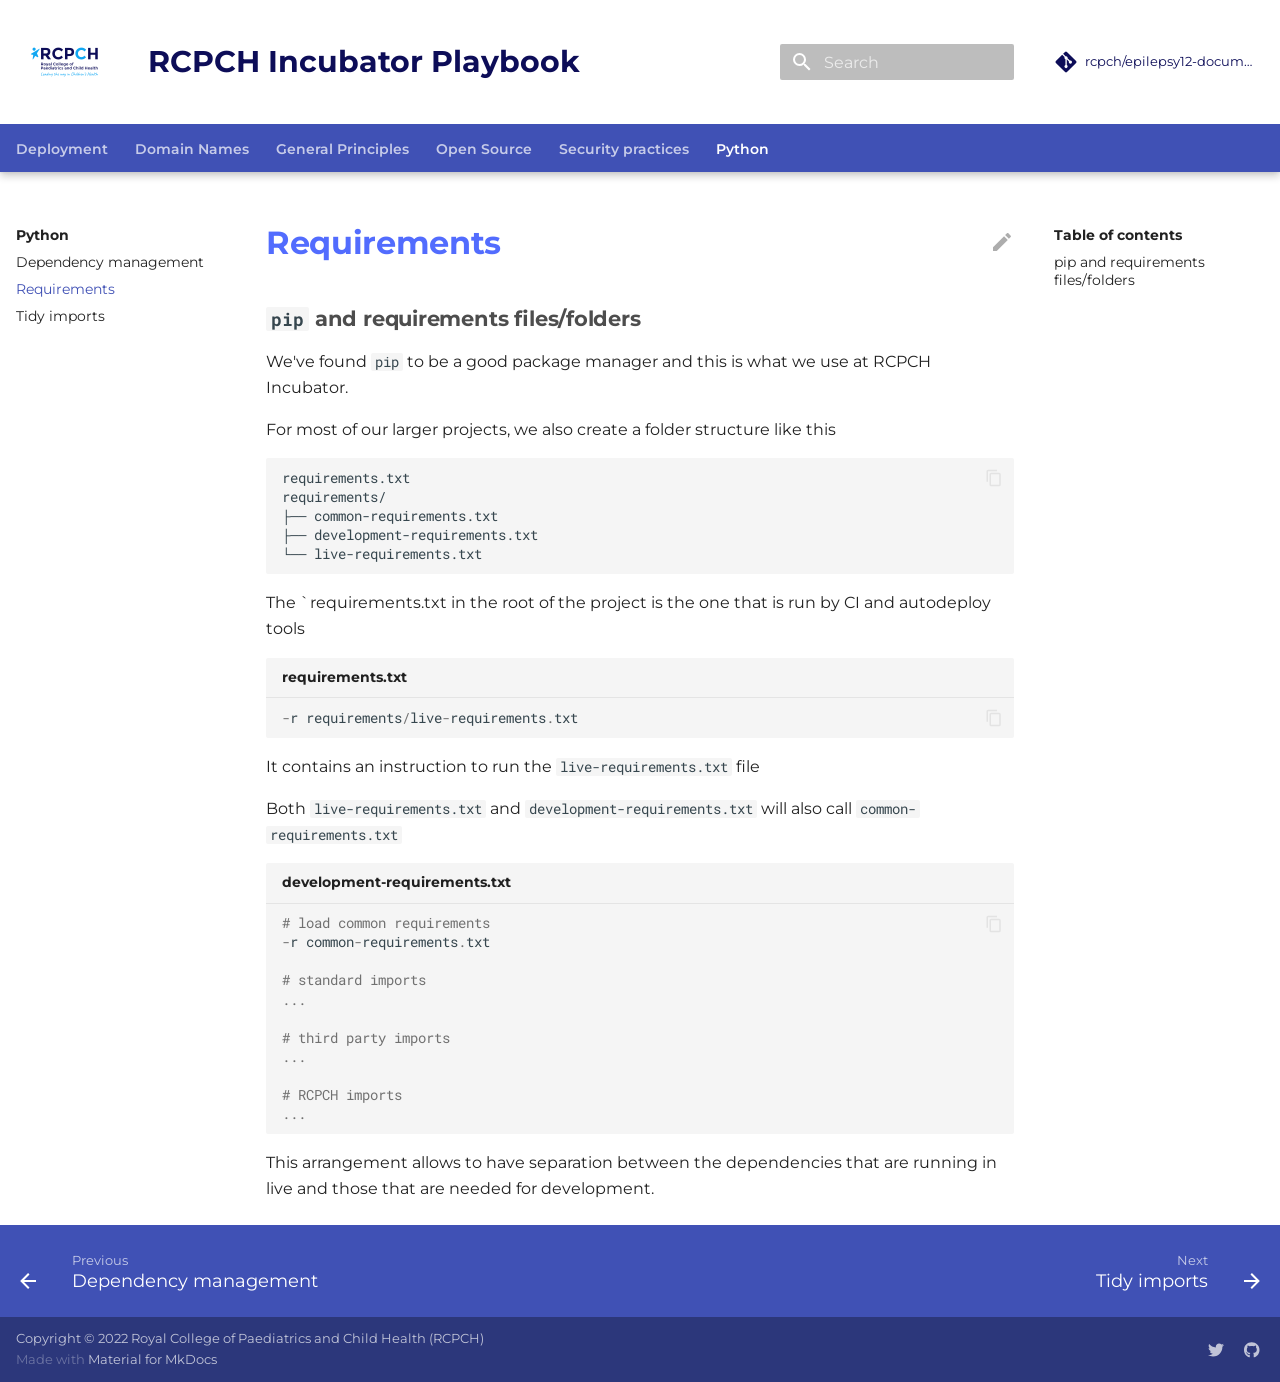
<file: python/requirements/index.html>
<!doctype html>
<html lang="en" class="no-js">
  <head>
    
      <meta charset="utf-8">
      <meta name="viewport" content="width=device-width,initial-scale=1">
      
        <meta name="description" content="Manual and Reference for the RCPCH Incubator Team">
      
      
        <meta name="author" content="The Royal College of Paediatrics and Child Health">
      
      
        <link rel="canonical" href="https://docs.epilepsy12.rcpch.ac.uk/python/requirements/">
      
      <link rel="icon" href="../../assets/images/favicon.png">
      <meta name="generator" content="mkdocs-1.4.1, mkdocs-material-8.5.6">
    
    
      
        <title>Requirements - RCPCH Incubator Playbook</title>
      
    
    
      <link rel="stylesheet" href="../../assets/stylesheets/main.20d9efc8.min.css">
      
        
        <link rel="stylesheet" href="../../assets/stylesheets/palette.cbb835fc.min.css">
        
      
      

    
    
    
      
        
        
        <link rel="preconnect" href="https://fonts.gstatic.com" crossorigin>
        <link rel="stylesheet" href="https://fonts.googleapis.com/css?family=Montserrat:300,300i,400,400i,700,700i%7CRoboto+Mono:400,400i,700,700i&display=fallback">
        <style>:root{--md-text-font:"Montserrat";--md-code-font:"Roboto Mono"}</style>
      
    
    
      <link rel="stylesheet" href="../../_assets/_stylesheets/extra.css">
    
    <script>__md_scope=new URL("../..",location),__md_hash=e=>[...e].reduce((e,_)=>(e<<5)-e+_.charCodeAt(0),0),__md_get=(e,_=localStorage,t=__md_scope)=>JSON.parse(_.getItem(t.pathname+"."+e)),__md_set=(e,_,t=localStorage,a=__md_scope)=>{try{t.setItem(a.pathname+"."+e,JSON.stringify(_))}catch(e){}}</script>
    
      

    
    
    
  </head>
  
  
    
    
    
    
    
    <body dir="ltr" data-md-color-scheme="default" data-md-color-primary="" data-md-color-accent="">
  
    
    
    <input class="md-toggle" data-md-toggle="drawer" type="checkbox" id="__drawer" autocomplete="off">
    <input class="md-toggle" data-md-toggle="search" type="checkbox" id="__search" autocomplete="off">
    <label class="md-overlay" for="__drawer"></label>
    <div data-md-component="skip">
      
        
        <a href="#pip-and-requirements-filesfolders" class="md-skip">
          Skip to content
        </a>
      
    </div>
    <div data-md-component="announce">
      
    </div>
    
    
      

  

<header class="md-header md-header--lifted" data-md-component="header">
  <nav class="md-header__inner md-grid" aria-label="Header">
    <a href="../.." title="RCPCH Incubator Playbook" class="md-header__button md-logo" aria-label="RCPCH Incubator Playbook" data-md-component="logo">
      
  <img src="../../_assets/_images/rcpch_logo.png" alt="logo">

    </a>
    <label class="md-header__button md-icon" for="__drawer">
      <svg xmlns="http://www.w3.org/2000/svg" viewBox="0 0 24 24"><path d="M3 6h18v2H3V6m0 5h18v2H3v-2m0 5h18v2H3v-2Z"/></svg>
    </label>
    <div class="md-header__title" data-md-component="header-title">
      <div class="md-header__ellipsis">
        <div class="md-header__topic">
          <span class="md-ellipsis">
            RCPCH Incubator Playbook
          </span>
        </div>
        <div class="md-header__topic" data-md-component="header-topic">
          <span class="md-ellipsis">
            
              Requirements
            
          </span>
        </div>
      </div>
    </div>
    
    
    
      <label class="md-header__button md-icon" for="__search">
        <svg xmlns="http://www.w3.org/2000/svg" viewBox="0 0 24 24"><path d="M9.5 3A6.5 6.5 0 0 1 16 9.5c0 1.61-.59 3.09-1.56 4.23l.27.27h.79l5 5-1.5 1.5-5-5v-.79l-.27-.27A6.516 6.516 0 0 1 9.5 16 6.5 6.5 0 0 1 3 9.5 6.5 6.5 0 0 1 9.5 3m0 2C7 5 5 7 5 9.5S7 14 9.5 14 14 12 14 9.5 12 5 9.5 5Z"/></svg>
      </label>
      <div class="md-search" data-md-component="search" role="dialog">
  <label class="md-search__overlay" for="__search"></label>
  <div class="md-search__inner" role="search">
    <form class="md-search__form" name="search">
      <input type="text" class="md-search__input" name="query" aria-label="Search" placeholder="Search" autocapitalize="off" autocorrect="off" autocomplete="off" spellcheck="false" data-md-component="search-query" required>
      <label class="md-search__icon md-icon" for="__search">
        <svg xmlns="http://www.w3.org/2000/svg" viewBox="0 0 24 24"><path d="M9.5 3A6.5 6.5 0 0 1 16 9.5c0 1.61-.59 3.09-1.56 4.23l.27.27h.79l5 5-1.5 1.5-5-5v-.79l-.27-.27A6.516 6.516 0 0 1 9.5 16 6.5 6.5 0 0 1 3 9.5 6.5 6.5 0 0 1 9.5 3m0 2C7 5 5 7 5 9.5S7 14 9.5 14 14 12 14 9.5 12 5 9.5 5Z"/></svg>
        <svg xmlns="http://www.w3.org/2000/svg" viewBox="0 0 24 24"><path d="M20 11v2H8l5.5 5.5-1.42 1.42L4.16 12l7.92-7.92L13.5 5.5 8 11h12Z"/></svg>
      </label>
      <nav class="md-search__options" aria-label="Search">
        
        <button type="reset" class="md-search__icon md-icon" title="Clear" aria-label="Clear" tabindex="-1">
          <svg xmlns="http://www.w3.org/2000/svg" viewBox="0 0 24 24"><path d="M19 6.41 17.59 5 12 10.59 6.41 5 5 6.41 10.59 12 5 17.59 6.41 19 12 13.41 17.59 19 19 17.59 13.41 12 19 6.41Z"/></svg>
        </button>
      </nav>
      
    </form>
    <div class="md-search__output">
      <div class="md-search__scrollwrap" data-md-scrollfix>
        <div class="md-search-result" data-md-component="search-result">
          <div class="md-search-result__meta">
            Initializing search
          </div>
          <ol class="md-search-result__list"></ol>
        </div>
      </div>
    </div>
  </div>
</div>
    
    
      <div class="md-header__source">
        <a href="https://github.com/rcpch/epilepsy12-documentation" title="Go to repository" class="md-source" data-md-component="source">
  <div class="md-source__icon md-icon">
    
    <svg xmlns="http://www.w3.org/2000/svg" viewBox="0 0 448 512"><!--! Font Awesome Free 6.2.0 by @fontawesome - https://fontawesome.com License - https://fontawesome.com/license/free (Icons: CC BY 4.0, Fonts: SIL OFL 1.1, Code: MIT License) Copyright 2022 Fonticons, Inc.--><path d="M439.55 236.05 244 40.45a28.87 28.87 0 0 0-40.81 0l-40.66 40.63 51.52 51.52c27.06-9.14 52.68 16.77 43.39 43.68l49.66 49.66c34.23-11.8 61.18 31 35.47 56.69-26.49 26.49-70.21-2.87-56-37.34L240.22 199v121.85c25.3 12.54 22.26 41.85 9.08 55a34.34 34.34 0 0 1-48.55 0c-17.57-17.6-11.07-46.91 11.25-56v-123c-20.8-8.51-24.6-30.74-18.64-45L142.57 101 8.45 235.14a28.86 28.86 0 0 0 0 40.81l195.61 195.6a28.86 28.86 0 0 0 40.8 0l194.69-194.69a28.86 28.86 0 0 0 0-40.81z"/></svg>
  </div>
  <div class="md-source__repository">
    rcpch/epilepsy12-documentation
  </div>
</a>
      </div>
    
  </nav>
  
    
      
<nav class="md-tabs" aria-label="Tabs" data-md-component="tabs">
  <div class="md-tabs__inner md-grid">
    <ul class="md-tabs__list">
      
        
  
  


  <li class="md-tabs__item">
    <a href="../../deployment/" class="md-tabs__link">
      Deployment
    </a>
  </li>

      
        
  
  


  <li class="md-tabs__item">
    <a href="../../domain-names/" class="md-tabs__link">
      Domain Names
    </a>
  </li>

      
        
  
  


  <li class="md-tabs__item">
    <a href="../../general-principles/" class="md-tabs__link">
      General Principles
    </a>
  </li>

      
        
  
  


  <li class="md-tabs__item">
    <a href="../../open-source/" class="md-tabs__link">
      Open Source
    </a>
  </li>

      
        
  
  


  <li class="md-tabs__item">
    <a href="../../security/" class="md-tabs__link">
      Security practices
    </a>
  </li>

      
        
  
  
    
  


  
  
  
    <li class="md-tabs__item">
      <a href="../dependency-management/" class="md-tabs__link md-tabs__link--active">
        Python
      </a>
    </li>
  

      
    </ul>
  </div>
</nav>
    
  
</header>
    
    <div class="md-container" data-md-component="container">
      
      
        
      
      <main class="md-main" data-md-component="main">
        <div class="md-main__inner md-grid">
          
            
              
              <div class="md-sidebar md-sidebar--primary" data-md-component="sidebar" data-md-type="navigation" >
                <div class="md-sidebar__scrollwrap">
                  <div class="md-sidebar__inner">
                    

  


<nav class="md-nav md-nav--primary md-nav--lifted" aria-label="Navigation" data-md-level="0">
  <label class="md-nav__title" for="__drawer">
    <a href="../.." title="RCPCH Incubator Playbook" class="md-nav__button md-logo" aria-label="RCPCH Incubator Playbook" data-md-component="logo">
      
  <img src="../../_assets/_images/rcpch_logo.png" alt="logo">

    </a>
    RCPCH Incubator Playbook
  </label>
  
    <div class="md-nav__source">
      <a href="https://github.com/rcpch/epilepsy12-documentation" title="Go to repository" class="md-source" data-md-component="source">
  <div class="md-source__icon md-icon">
    
    <svg xmlns="http://www.w3.org/2000/svg" viewBox="0 0 448 512"><!--! Font Awesome Free 6.2.0 by @fontawesome - https://fontawesome.com License - https://fontawesome.com/license/free (Icons: CC BY 4.0, Fonts: SIL OFL 1.1, Code: MIT License) Copyright 2022 Fonticons, Inc.--><path d="M439.55 236.05 244 40.45a28.87 28.87 0 0 0-40.81 0l-40.66 40.63 51.52 51.52c27.06-9.14 52.68 16.77 43.39 43.68l49.66 49.66c34.23-11.8 61.18 31 35.47 56.69-26.49 26.49-70.21-2.87-56-37.34L240.22 199v121.85c25.3 12.54 22.26 41.85 9.08 55a34.34 34.34 0 0 1-48.55 0c-17.57-17.6-11.07-46.91 11.25-56v-123c-20.8-8.51-24.6-30.74-18.64-45L142.57 101 8.45 235.14a28.86 28.86 0 0 0 0 40.81l195.61 195.6a28.86 28.86 0 0 0 40.8 0l194.69-194.69a28.86 28.86 0 0 0 0-40.81z"/></svg>
  </div>
  <div class="md-source__repository">
    rcpch/epilepsy12-documentation
  </div>
</a>
    </div>
  
  <ul class="md-nav__list" data-md-scrollfix>
    
      
      
      

  
  
  
    <li class="md-nav__item">
      <a href="../../deployment/" class="md-nav__link">
        Deployment
      </a>
    </li>
  

    
      
      
      

  
  
  
    <li class="md-nav__item">
      <a href="../../domain-names/" class="md-nav__link">
        Domain Names
      </a>
    </li>
  

    
      
      
      

  
  
  
    <li class="md-nav__item">
      <a href="../../general-principles/" class="md-nav__link">
        General Principles
      </a>
    </li>
  

    
      
      
      

  
  
  
    <li class="md-nav__item">
      <a href="../../open-source/" class="md-nav__link">
        Open Source
      </a>
    </li>
  

    
      
      
      

  
  
  
    <li class="md-nav__item">
      <a href="../../security/" class="md-nav__link">
        Security practices
      </a>
    </li>
  

    
      
      
      

  
  
    
  
  
    
    <li class="md-nav__item md-nav__item--active md-nav__item--nested">
      
      
        <input class="md-nav__toggle md-toggle" data-md-toggle="__nav_6" type="checkbox" id="__nav_6" checked>
      
      
      
      
        <label class="md-nav__link" for="__nav_6">
          Python
          <span class="md-nav__icon md-icon"></span>
        </label>
      
      <nav class="md-nav" aria-label="Python" data-md-level="1">
        <label class="md-nav__title" for="__nav_6">
          <span class="md-nav__icon md-icon"></span>
          Python
        </label>
        <ul class="md-nav__list" data-md-scrollfix>
          
            
              
  
  
  
    <li class="md-nav__item">
      <a href="../dependency-management/" class="md-nav__link">
        Dependency management
      </a>
    </li>
  

            
          
            
              
  
  
    
  
  
    <li class="md-nav__item md-nav__item--active">
      
      <input class="md-nav__toggle md-toggle" data-md-toggle="toc" type="checkbox" id="__toc">
      
      
      
        <label class="md-nav__link md-nav__link--active" for="__toc">
          Requirements
          <span class="md-nav__icon md-icon"></span>
        </label>
      
      <a href="./" class="md-nav__link md-nav__link--active">
        Requirements
      </a>
      
        

<nav class="md-nav md-nav--secondary" aria-label="Table of contents">
  
  
  
  
    <label class="md-nav__title" for="__toc">
      <span class="md-nav__icon md-icon"></span>
      Table of contents
    </label>
    <ul class="md-nav__list" data-md-component="toc" data-md-scrollfix>
      
        <li class="md-nav__item">
  <a href="#pip-and-requirements-filesfolders" class="md-nav__link">
    pip and requirements files/folders
  </a>
  
</li>
      
    </ul>
  
</nav>
      
    </li>
  

            
          
            
              
  
  
  
    <li class="md-nav__item">
      <a href="../tidy_imports/" class="md-nav__link">
        Tidy imports
      </a>
    </li>
  

            
          
        </ul>
      </nav>
    </li>
  

    
  </ul>
</nav>
                  </div>
                </div>
              </div>
            
            
              
              <div class="md-sidebar md-sidebar--secondary" data-md-component="sidebar" data-md-type="toc" >
                <div class="md-sidebar__scrollwrap">
                  <div class="md-sidebar__inner">
                    

<nav class="md-nav md-nav--secondary" aria-label="Table of contents">
  
  
  
  
    <label class="md-nav__title" for="__toc">
      <span class="md-nav__icon md-icon"></span>
      Table of contents
    </label>
    <ul class="md-nav__list" data-md-component="toc" data-md-scrollfix>
      
        <li class="md-nav__item">
  <a href="#pip-and-requirements-filesfolders" class="md-nav__link">
    pip and requirements files/folders
  </a>
  
</li>
      
    </ul>
  
</nav>
                  </div>
                </div>
              </div>
            
          
          
            <div class="md-content" data-md-component="content">
              <article class="md-content__inner md-typeset">
                
                  

  <a href="https://github.com/rcpch/epilepsy12-documentation/blob/live/docs/python/requirements.md" title="Edit this page" class="md-content__button md-icon">
    
    <svg xmlns="http://www.w3.org/2000/svg" viewBox="0 0 24 24"><path d="M20.71 7.04c.39-.39.39-1.04 0-1.41l-2.34-2.34c-.37-.39-1.02-.39-1.41 0l-1.84 1.83 3.75 3.75M3 17.25V21h3.75L17.81 9.93l-3.75-3.75L3 17.25Z"/></svg>
  </a>


  <h1>Requirements</h1>

<h2 id="pip-and-requirements-filesfolders"><code>pip</code> and requirements files/folders<a class="headerlink" href="#pip-and-requirements-filesfolders" title="Permanent link">&para;</a></h2>
<p>We've found <code>pip</code> to be a good package manager and this is what we use at RCPCH Incubator.</p>
<p>For most of our larger projects, we also create a folder structure like this</p>
<div class="highlight"><pre><span></span><code>requirements.txt
requirements/
├── common-requirements.txt
├── development-requirements.txt
└── live-requirements.txt
</code></pre></div>
<p>The `requirements.txt in the root of the project is the one that is run by CI and autodeploy tools
<div class="highlight"><span class="filename">requirements.txt</span><pre><span></span><code><span class="o">-</span><span class="n">r</span> <span class="n">requirements</span><span class="o">/</span><span class="n">live</span><span class="o">-</span><span class="n">requirements</span><span class="o">.</span><span class="n">txt</span>
</code></pre></div></p>
<p>It contains an instruction to run the <code>live-requirements.txt</code> file</p>
<p>Both <code>live-requirements.txt</code> and <code>development-requirements.txt</code> will also call <code>common-requirements.txt</code></p>
<div class="highlight"><span class="filename">development-requirements.txt</span><pre><span></span><code><span class="c1"># load common requirements</span>
<span class="o">-</span><span class="n">r</span> <span class="n">common</span><span class="o">-</span><span class="n">requirements</span><span class="o">.</span><span class="n">txt</span>

<span class="c1"># standard imports</span>
<span class="o">...</span>

<span class="c1"># third party imports</span>
<span class="o">...</span>

<span class="c1"># RCPCH imports</span>
<span class="o">...</span>
</code></pre></div>
<p>This arrangement allows to have separation between the dependencies that are running in live and those that are needed for development.</p>





                
              </article>
            </div>
          
          
        </div>
        
          <a href="#" class="md-top md-icon" data-md-component="top" hidden>
            <svg xmlns="http://www.w3.org/2000/svg" viewBox="0 0 24 24"><path d="M13 20h-2V8l-5.5 5.5-1.42-1.42L12 4.16l7.92 7.92-1.42 1.42L13 8v12Z"/></svg>
            Back to top
          </a>
        
      </main>
      
        <footer class="md-footer">
  
    
    <nav class="md-footer__inner md-grid" aria-label="Footer" >
      
        
        <a href="../dependency-management/" class="md-footer__link md-footer__link--prev" aria-label="Previous: Dependency management" rel="prev">
          <div class="md-footer__button md-icon">
            <svg xmlns="http://www.w3.org/2000/svg" viewBox="0 0 24 24"><path d="M20 11v2H8l5.5 5.5-1.42 1.42L4.16 12l7.92-7.92L13.5 5.5 8 11h12Z"/></svg>
          </div>
          <div class="md-footer__title">
            <div class="md-ellipsis">
              <span class="md-footer__direction">
                Previous
              </span>
              Dependency management
            </div>
          </div>
        </a>
      
      
        
        <a href="../tidy_imports/" class="md-footer__link md-footer__link--next" aria-label="Next: Tidy imports" rel="next">
          <div class="md-footer__title">
            <div class="md-ellipsis">
              <span class="md-footer__direction">
                Next
              </span>
              Tidy imports
            </div>
          </div>
          <div class="md-footer__button md-icon">
            <svg xmlns="http://www.w3.org/2000/svg" viewBox="0 0 24 24"><path d="M4 11v2h12l-5.5 5.5 1.42 1.42L19.84 12l-7.92-7.92L10.5 5.5 16 11H4Z"/></svg>
          </div>
        </a>
      
    </nav>
  
  <div class="md-footer-meta md-typeset">
    <div class="md-footer-meta__inner md-grid">
      <div class="md-copyright">
  
    <div class="md-copyright__highlight">
      Copyright &copy; 2022 Royal College of Paediatrics and Child Health (RCPCH)
    </div>
  
  
    Made with
    <a href="https://squidfunk.github.io/mkdocs-material/" target="_blank" rel="noopener">
      Material for MkDocs
    </a>
  
</div>
      
        <div class="md-social">
  
    
    
      
      
    
    <a href="https://twitter.com/rcpchtweets" target="_blank" rel="noopener" title="twitter.com" class="md-social__link">
      <svg xmlns="http://www.w3.org/2000/svg" viewBox="0 0 512 512"><!--! Font Awesome Free 6.2.0 by @fontawesome - https://fontawesome.com License - https://fontawesome.com/license/free (Icons: CC BY 4.0, Fonts: SIL OFL 1.1, Code: MIT License) Copyright 2022 Fonticons, Inc.--><path d="M459.37 151.716c.325 4.548.325 9.097.325 13.645 0 138.72-105.583 298.558-298.558 298.558-59.452 0-114.68-17.219-161.137-47.106 8.447.974 16.568 1.299 25.34 1.299 49.055 0 94.213-16.568 130.274-44.832-46.132-.975-84.792-31.188-98.112-72.772 6.498.974 12.995 1.624 19.818 1.624 9.421 0 18.843-1.3 27.614-3.573-48.081-9.747-84.143-51.98-84.143-102.985v-1.299c13.969 7.797 30.214 12.67 47.431 13.319-28.264-18.843-46.781-51.005-46.781-87.391 0-19.492 5.197-37.36 14.294-52.954 51.655 63.675 129.3 105.258 216.365 109.807-1.624-7.797-2.599-15.918-2.599-24.04 0-57.828 46.782-104.934 104.934-104.934 30.213 0 57.502 12.67 76.67 33.137 23.715-4.548 46.456-13.32 66.599-25.34-7.798 24.366-24.366 44.833-46.132 57.827 21.117-2.273 41.584-8.122 60.426-16.243-14.292 20.791-32.161 39.308-52.628 54.253z"/></svg>
    </a>
  
    
    
      
      
    
    <a href="https://github.com/rcpch" target="_blank" rel="noopener" title="github.com" class="md-social__link">
      <svg xmlns="http://www.w3.org/2000/svg" viewBox="0 0 496 512"><!--! Font Awesome Free 6.2.0 by @fontawesome - https://fontawesome.com License - https://fontawesome.com/license/free (Icons: CC BY 4.0, Fonts: SIL OFL 1.1, Code: MIT License) Copyright 2022 Fonticons, Inc.--><path d="M165.9 397.4c0 2-2.3 3.6-5.2 3.6-3.3.3-5.6-1.3-5.6-3.6 0-2 2.3-3.6 5.2-3.6 3-.3 5.6 1.3 5.6 3.6zm-31.1-4.5c-.7 2 1.3 4.3 4.3 4.9 2.6 1 5.6 0 6.2-2s-1.3-4.3-4.3-5.2c-2.6-.7-5.5.3-6.2 2.3zm44.2-1.7c-2.9.7-4.9 2.6-4.6 4.9.3 2 2.9 3.3 5.9 2.6 2.9-.7 4.9-2.6 4.6-4.6-.3-1.9-3-3.2-5.9-2.9zM244.8 8C106.1 8 0 113.3 0 252c0 110.9 69.8 205.8 169.5 239.2 12.8 2.3 17.3-5.6 17.3-12.1 0-6.2-.3-40.4-.3-61.4 0 0-70 15-84.7-29.8 0 0-11.4-29.1-27.8-36.6 0 0-22.9-15.7 1.6-15.4 0 0 24.9 2 38.6 25.8 21.9 38.6 58.6 27.5 72.9 20.9 2.3-16 8.8-27.1 16-33.7-55.9-6.2-112.3-14.3-112.3-110.5 0-27.5 7.6-41.3 23.6-58.9-2.6-6.5-11.1-33.3 2.6-67.9 20.9-6.5 69 27 69 27 20-5.6 41.5-8.5 62.8-8.5s42.8 2.9 62.8 8.5c0 0 48.1-33.6 69-27 13.7 34.7 5.2 61.4 2.6 67.9 16 17.7 25.8 31.5 25.8 58.9 0 96.5-58.9 104.2-114.8 110.5 9.2 7.9 17 22.9 17 46.4 0 33.7-.3 75.4-.3 83.6 0 6.5 4.6 14.4 17.3 12.1C428.2 457.8 496 362.9 496 252 496 113.3 383.5 8 244.8 8zM97.2 352.9c-1.3 1-1 3.3.7 5.2 1.6 1.6 3.9 2.3 5.2 1 1.3-1 1-3.3-.7-5.2-1.6-1.6-3.9-2.3-5.2-1zm-10.8-8.1c-.7 1.3.3 2.9 2.3 3.9 1.6 1 3.6.7 4.3-.7.7-1.3-.3-2.9-2.3-3.9-2-.6-3.6-.3-4.3.7zm32.4 35.6c-1.6 1.3-1 4.3 1.3 6.2 2.3 2.3 5.2 2.6 6.5 1 1.3-1.3.7-4.3-1.3-6.2-2.2-2.3-5.2-2.6-6.5-1zm-11.4-14.7c-1.6 1-1.6 3.6 0 5.9 1.6 2.3 4.3 3.3 5.6 2.3 1.6-1.3 1.6-3.9 0-6.2-1.4-2.3-4-3.3-5.6-2z"/></svg>
    </a>
  
</div>
      
    </div>
  </div>
</footer>
      
    </div>
    <div class="md-dialog" data-md-component="dialog">
      <div class="md-dialog__inner md-typeset"></div>
    </div>
    
    <script id="__config" type="application/json">{"base": "../..", "features": ["navigation.instant", "navigation.tabs", "navigation.tabs.sticky", "navigation.tracking", "navigation.top", "navigation.expand"], "search": "../../assets/javascripts/workers/search.5bf1dace.min.js", "translations": {"clipboard.copied": "Copied to clipboard", "clipboard.copy": "Copy to clipboard", "search.config.lang": "en", "search.config.pipeline": "trimmer, stopWordFilter", "search.config.separator": "[\\s\\-]+", "search.placeholder": "Search", "search.result.more.one": "1 more on this page", "search.result.more.other": "# more on this page", "search.result.none": "No matching documents", "search.result.one": "1 matching document", "search.result.other": "# matching documents", "search.result.placeholder": "Type to start searching", "search.result.term.missing": "Missing", "select.version.title": "Select version"}}</script>
    
    
      <script src="../../assets/javascripts/bundle.078830c0.min.js"></script>
      
    
  </body>
</html>
</file>
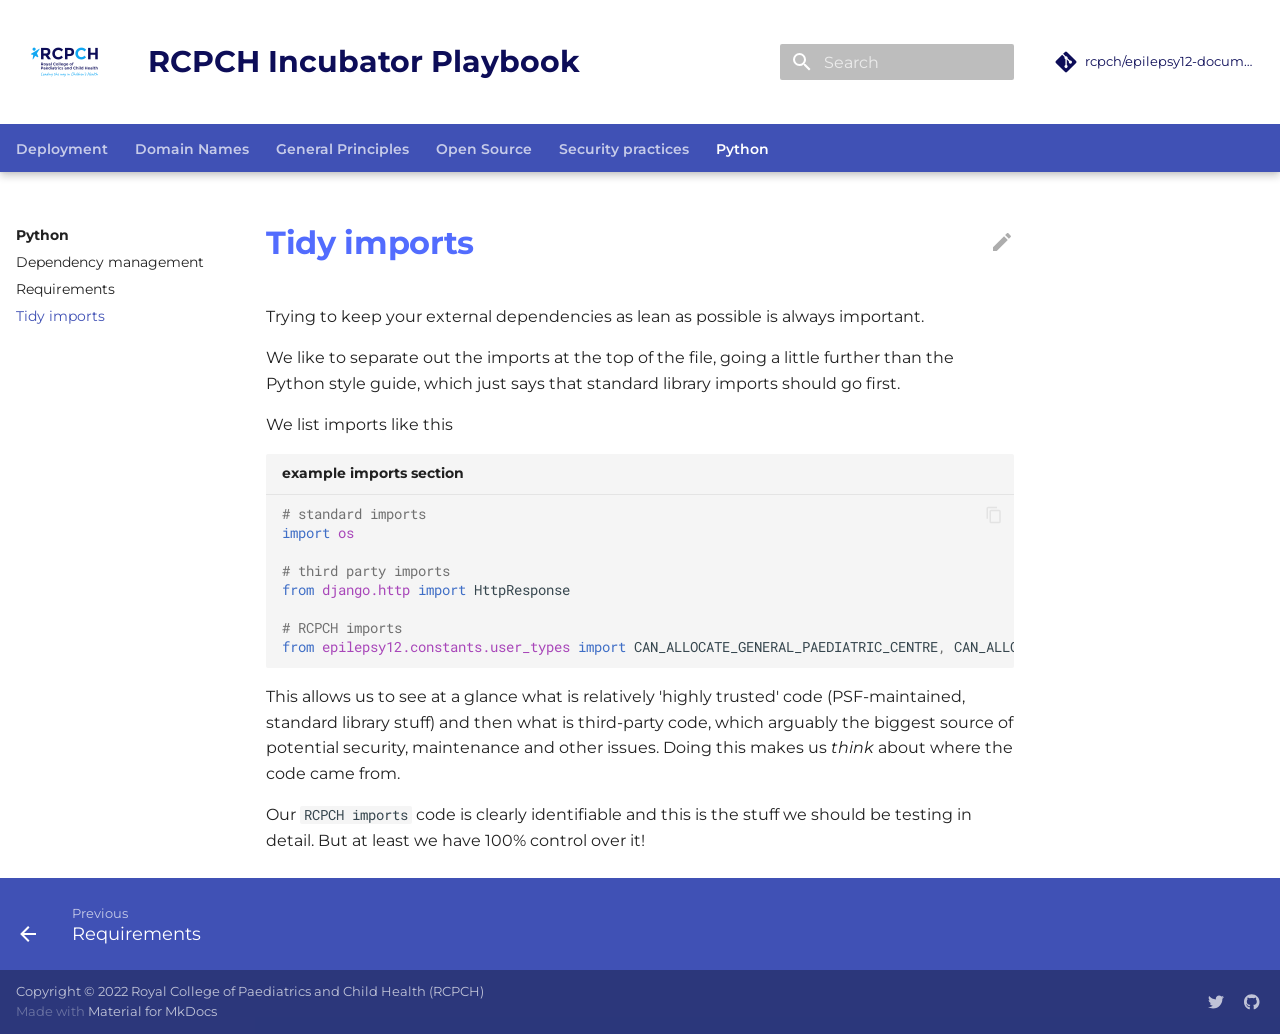
<file: python/tidy_imports/index.html>
<!doctype html>
<html lang="en" class="no-js">
  <head>
    
      <meta charset="utf-8">
      <meta name="viewport" content="width=device-width,initial-scale=1">
      
        <meta name="description" content="Manual and Reference for the RCPCH Incubator Team">
      
      
        <meta name="author" content="The Royal College of Paediatrics and Child Health">
      
      
        <link rel="canonical" href="https://docs.epilepsy12.rcpch.ac.uk/python/tidy_imports/">
      
      <link rel="icon" href="../../assets/images/favicon.png">
      <meta name="generator" content="mkdocs-1.4.1, mkdocs-material-8.5.6">
    
    
      
        <title>Tidy imports - RCPCH Incubator Playbook</title>
      
    
    
      <link rel="stylesheet" href="../../assets/stylesheets/main.20d9efc8.min.css">
      
        
        <link rel="stylesheet" href="../../assets/stylesheets/palette.cbb835fc.min.css">
        
      
      

    
    
    
      
        
        
        <link rel="preconnect" href="https://fonts.gstatic.com" crossorigin>
        <link rel="stylesheet" href="https://fonts.googleapis.com/css?family=Montserrat:300,300i,400,400i,700,700i%7CRoboto+Mono:400,400i,700,700i&display=fallback">
        <style>:root{--md-text-font:"Montserrat";--md-code-font:"Roboto Mono"}</style>
      
    
    
      <link rel="stylesheet" href="../../_assets/_stylesheets/extra.css">
    
    <script>__md_scope=new URL("../..",location),__md_hash=e=>[...e].reduce((e,_)=>(e<<5)-e+_.charCodeAt(0),0),__md_get=(e,_=localStorage,t=__md_scope)=>JSON.parse(_.getItem(t.pathname+"."+e)),__md_set=(e,_,t=localStorage,a=__md_scope)=>{try{t.setItem(a.pathname+"."+e,JSON.stringify(_))}catch(e){}}</script>
    
      

    
    
    
  </head>
  
  
    
    
    
    
    
    <body dir="ltr" data-md-color-scheme="default" data-md-color-primary="" data-md-color-accent="">
  
    
    
    <input class="md-toggle" data-md-toggle="drawer" type="checkbox" id="__drawer" autocomplete="off">
    <input class="md-toggle" data-md-toggle="search" type="checkbox" id="__search" autocomplete="off">
    <label class="md-overlay" for="__drawer"></label>
    <div data-md-component="skip">
      
    </div>
    <div data-md-component="announce">
      
    </div>
    
    
      

  

<header class="md-header md-header--lifted" data-md-component="header">
  <nav class="md-header__inner md-grid" aria-label="Header">
    <a href="../.." title="RCPCH Incubator Playbook" class="md-header__button md-logo" aria-label="RCPCH Incubator Playbook" data-md-component="logo">
      
  <img src="../../_assets/_images/rcpch_logo.png" alt="logo">

    </a>
    <label class="md-header__button md-icon" for="__drawer">
      <svg xmlns="http://www.w3.org/2000/svg" viewBox="0 0 24 24"><path d="M3 6h18v2H3V6m0 5h18v2H3v-2m0 5h18v2H3v-2Z"/></svg>
    </label>
    <div class="md-header__title" data-md-component="header-title">
      <div class="md-header__ellipsis">
        <div class="md-header__topic">
          <span class="md-ellipsis">
            RCPCH Incubator Playbook
          </span>
        </div>
        <div class="md-header__topic" data-md-component="header-topic">
          <span class="md-ellipsis">
            
              Tidy imports
            
          </span>
        </div>
      </div>
    </div>
    
    
    
      <label class="md-header__button md-icon" for="__search">
        <svg xmlns="http://www.w3.org/2000/svg" viewBox="0 0 24 24"><path d="M9.5 3A6.5 6.5 0 0 1 16 9.5c0 1.61-.59 3.09-1.56 4.23l.27.27h.79l5 5-1.5 1.5-5-5v-.79l-.27-.27A6.516 6.516 0 0 1 9.5 16 6.5 6.5 0 0 1 3 9.5 6.5 6.5 0 0 1 9.5 3m0 2C7 5 5 7 5 9.5S7 14 9.5 14 14 12 14 9.5 12 5 9.5 5Z"/></svg>
      </label>
      <div class="md-search" data-md-component="search" role="dialog">
  <label class="md-search__overlay" for="__search"></label>
  <div class="md-search__inner" role="search">
    <form class="md-search__form" name="search">
      <input type="text" class="md-search__input" name="query" aria-label="Search" placeholder="Search" autocapitalize="off" autocorrect="off" autocomplete="off" spellcheck="false" data-md-component="search-query" required>
      <label class="md-search__icon md-icon" for="__search">
        <svg xmlns="http://www.w3.org/2000/svg" viewBox="0 0 24 24"><path d="M9.5 3A6.5 6.5 0 0 1 16 9.5c0 1.61-.59 3.09-1.56 4.23l.27.27h.79l5 5-1.5 1.5-5-5v-.79l-.27-.27A6.516 6.516 0 0 1 9.5 16 6.5 6.5 0 0 1 3 9.5 6.5 6.5 0 0 1 9.5 3m0 2C7 5 5 7 5 9.5S7 14 9.5 14 14 12 14 9.5 12 5 9.5 5Z"/></svg>
        <svg xmlns="http://www.w3.org/2000/svg" viewBox="0 0 24 24"><path d="M20 11v2H8l5.5 5.5-1.42 1.42L4.16 12l7.92-7.92L13.5 5.5 8 11h12Z"/></svg>
      </label>
      <nav class="md-search__options" aria-label="Search">
        
        <button type="reset" class="md-search__icon md-icon" title="Clear" aria-label="Clear" tabindex="-1">
          <svg xmlns="http://www.w3.org/2000/svg" viewBox="0 0 24 24"><path d="M19 6.41 17.59 5 12 10.59 6.41 5 5 6.41 10.59 12 5 17.59 6.41 19 12 13.41 17.59 19 19 17.59 13.41 12 19 6.41Z"/></svg>
        </button>
      </nav>
      
    </form>
    <div class="md-search__output">
      <div class="md-search__scrollwrap" data-md-scrollfix>
        <div class="md-search-result" data-md-component="search-result">
          <div class="md-search-result__meta">
            Initializing search
          </div>
          <ol class="md-search-result__list"></ol>
        </div>
      </div>
    </div>
  </div>
</div>
    
    
      <div class="md-header__source">
        <a href="https://github.com/rcpch/epilepsy12-documentation" title="Go to repository" class="md-source" data-md-component="source">
  <div class="md-source__icon md-icon">
    
    <svg xmlns="http://www.w3.org/2000/svg" viewBox="0 0 448 512"><!--! Font Awesome Free 6.2.0 by @fontawesome - https://fontawesome.com License - https://fontawesome.com/license/free (Icons: CC BY 4.0, Fonts: SIL OFL 1.1, Code: MIT License) Copyright 2022 Fonticons, Inc.--><path d="M439.55 236.05 244 40.45a28.87 28.87 0 0 0-40.81 0l-40.66 40.63 51.52 51.52c27.06-9.14 52.68 16.77 43.39 43.68l49.66 49.66c34.23-11.8 61.18 31 35.47 56.69-26.49 26.49-70.21-2.87-56-37.34L240.22 199v121.85c25.3 12.54 22.26 41.85 9.08 55a34.34 34.34 0 0 1-48.55 0c-17.57-17.6-11.07-46.91 11.25-56v-123c-20.8-8.51-24.6-30.74-18.64-45L142.57 101 8.45 235.14a28.86 28.86 0 0 0 0 40.81l195.61 195.6a28.86 28.86 0 0 0 40.8 0l194.69-194.69a28.86 28.86 0 0 0 0-40.81z"/></svg>
  </div>
  <div class="md-source__repository">
    rcpch/epilepsy12-documentation
  </div>
</a>
      </div>
    
  </nav>
  
    
      
<nav class="md-tabs" aria-label="Tabs" data-md-component="tabs">
  <div class="md-tabs__inner md-grid">
    <ul class="md-tabs__list">
      
        
  
  


  <li class="md-tabs__item">
    <a href="../../deployment/" class="md-tabs__link">
      Deployment
    </a>
  </li>

      
        
  
  


  <li class="md-tabs__item">
    <a href="../../domain-names/" class="md-tabs__link">
      Domain Names
    </a>
  </li>

      
        
  
  


  <li class="md-tabs__item">
    <a href="../../general-principles/" class="md-tabs__link">
      General Principles
    </a>
  </li>

      
        
  
  


  <li class="md-tabs__item">
    <a href="../../open-source/" class="md-tabs__link">
      Open Source
    </a>
  </li>

      
        
  
  


  <li class="md-tabs__item">
    <a href="../../security/" class="md-tabs__link">
      Security practices
    </a>
  </li>

      
        
  
  
    
  


  
  
  
    <li class="md-tabs__item">
      <a href="../dependency-management/" class="md-tabs__link md-tabs__link--active">
        Python
      </a>
    </li>
  

      
    </ul>
  </div>
</nav>
    
  
</header>
    
    <div class="md-container" data-md-component="container">
      
      
        
      
      <main class="md-main" data-md-component="main">
        <div class="md-main__inner md-grid">
          
            
              
              <div class="md-sidebar md-sidebar--primary" data-md-component="sidebar" data-md-type="navigation" >
                <div class="md-sidebar__scrollwrap">
                  <div class="md-sidebar__inner">
                    

  


<nav class="md-nav md-nav--primary md-nav--lifted" aria-label="Navigation" data-md-level="0">
  <label class="md-nav__title" for="__drawer">
    <a href="../.." title="RCPCH Incubator Playbook" class="md-nav__button md-logo" aria-label="RCPCH Incubator Playbook" data-md-component="logo">
      
  <img src="../../_assets/_images/rcpch_logo.png" alt="logo">

    </a>
    RCPCH Incubator Playbook
  </label>
  
    <div class="md-nav__source">
      <a href="https://github.com/rcpch/epilepsy12-documentation" title="Go to repository" class="md-source" data-md-component="source">
  <div class="md-source__icon md-icon">
    
    <svg xmlns="http://www.w3.org/2000/svg" viewBox="0 0 448 512"><!--! Font Awesome Free 6.2.0 by @fontawesome - https://fontawesome.com License - https://fontawesome.com/license/free (Icons: CC BY 4.0, Fonts: SIL OFL 1.1, Code: MIT License) Copyright 2022 Fonticons, Inc.--><path d="M439.55 236.05 244 40.45a28.87 28.87 0 0 0-40.81 0l-40.66 40.63 51.52 51.52c27.06-9.14 52.68 16.77 43.39 43.68l49.66 49.66c34.23-11.8 61.18 31 35.47 56.69-26.49 26.49-70.21-2.87-56-37.34L240.22 199v121.85c25.3 12.54 22.26 41.85 9.08 55a34.34 34.34 0 0 1-48.55 0c-17.57-17.6-11.07-46.91 11.25-56v-123c-20.8-8.51-24.6-30.74-18.64-45L142.57 101 8.45 235.14a28.86 28.86 0 0 0 0 40.81l195.61 195.6a28.86 28.86 0 0 0 40.8 0l194.69-194.69a28.86 28.86 0 0 0 0-40.81z"/></svg>
  </div>
  <div class="md-source__repository">
    rcpch/epilepsy12-documentation
  </div>
</a>
    </div>
  
  <ul class="md-nav__list" data-md-scrollfix>
    
      
      
      

  
  
  
    <li class="md-nav__item">
      <a href="../../deployment/" class="md-nav__link">
        Deployment
      </a>
    </li>
  

    
      
      
      

  
  
  
    <li class="md-nav__item">
      <a href="../../domain-names/" class="md-nav__link">
        Domain Names
      </a>
    </li>
  

    
      
      
      

  
  
  
    <li class="md-nav__item">
      <a href="../../general-principles/" class="md-nav__link">
        General Principles
      </a>
    </li>
  

    
      
      
      

  
  
  
    <li class="md-nav__item">
      <a href="../../open-source/" class="md-nav__link">
        Open Source
      </a>
    </li>
  

    
      
      
      

  
  
  
    <li class="md-nav__item">
      <a href="../../security/" class="md-nav__link">
        Security practices
      </a>
    </li>
  

    
      
      
      

  
  
    
  
  
    
    <li class="md-nav__item md-nav__item--active md-nav__item--nested">
      
      
        <input class="md-nav__toggle md-toggle" data-md-toggle="__nav_6" type="checkbox" id="__nav_6" checked>
      
      
      
      
        <label class="md-nav__link" for="__nav_6">
          Python
          <span class="md-nav__icon md-icon"></span>
        </label>
      
      <nav class="md-nav" aria-label="Python" data-md-level="1">
        <label class="md-nav__title" for="__nav_6">
          <span class="md-nav__icon md-icon"></span>
          Python
        </label>
        <ul class="md-nav__list" data-md-scrollfix>
          
            
              
  
  
  
    <li class="md-nav__item">
      <a href="../dependency-management/" class="md-nav__link">
        Dependency management
      </a>
    </li>
  

            
          
            
              
  
  
  
    <li class="md-nav__item">
      <a href="../requirements/" class="md-nav__link">
        Requirements
      </a>
    </li>
  

            
          
            
              
  
  
    
  
  
    <li class="md-nav__item md-nav__item--active">
      
      <input class="md-nav__toggle md-toggle" data-md-toggle="toc" type="checkbox" id="__toc">
      
      
      
      <a href="./" class="md-nav__link md-nav__link--active">
        Tidy imports
      </a>
      
    </li>
  

            
          
        </ul>
      </nav>
    </li>
  

    
  </ul>
</nav>
                  </div>
                </div>
              </div>
            
            
              
              <div class="md-sidebar md-sidebar--secondary" data-md-component="sidebar" data-md-type="toc" >
                <div class="md-sidebar__scrollwrap">
                  <div class="md-sidebar__inner">
                    

<nav class="md-nav md-nav--secondary" aria-label="Table of contents">
  
  
  
  
</nav>
                  </div>
                </div>
              </div>
            
          
          
            <div class="md-content" data-md-component="content">
              <article class="md-content__inner md-typeset">
                
                  

  <a href="https://github.com/rcpch/epilepsy12-documentation/blob/live/docs/python/tidy_imports.md" title="Edit this page" class="md-content__button md-icon">
    
    <svg xmlns="http://www.w3.org/2000/svg" viewBox="0 0 24 24"><path d="M20.71 7.04c.39-.39.39-1.04 0-1.41l-2.34-2.34c-.37-.39-1.02-.39-1.41 0l-1.84 1.83 3.75 3.75M3 17.25V21h3.75L17.81 9.93l-3.75-3.75L3 17.25Z"/></svg>
  </a>


  <h1>Tidy imports</h1>

<p>Trying to keep your external dependencies as lean as possible is always important.</p>
<p>We like to separate out the imports at the top of the file, going a little further than the Python style guide, which just says that standard library imports should go first.</p>
<p>We list imports like this</p>
<div class="highlight"><span class="filename">example imports section</span><pre><span></span><code><span class="c1"># standard imports</span>
<span class="kn">import</span> <span class="nn">os</span>

<span class="c1"># third party imports</span>
<span class="kn">from</span> <span class="nn">django.http</span> <span class="kn">import</span> <span class="n">HttpResponse</span>

<span class="c1"># RCPCH imports</span>
<span class="kn">from</span> <span class="nn">epilepsy12.constants.user_types</span> <span class="kn">import</span> <span class="n">CAN_ALLOCATE_GENERAL_PAEDIATRIC_CENTRE</span><span class="p">,</span> <span class="n">CAN_ALLOCATE_TERTIARY_NEUROLOGY_CENTRE</span>
</code></pre></div>
<p>This allows us to see at a glance what is relatively 'highly trusted' code (PSF-maintained, standard library stuff) and then what is third-party code, which arguably the biggest source of potential security, maintenance and other issues. Doing this  makes us <em>think</em> about where the code came from.</p>
<p>Our <code>RCPCH imports</code> code is clearly identifiable and this is the stuff we should be testing in detail. But at least we have 100% control over it!</p>





                
              </article>
            </div>
          
          
        </div>
        
          <a href="#" class="md-top md-icon" data-md-component="top" hidden>
            <svg xmlns="http://www.w3.org/2000/svg" viewBox="0 0 24 24"><path d="M13 20h-2V8l-5.5 5.5-1.42-1.42L12 4.16l7.92 7.92-1.42 1.42L13 8v12Z"/></svg>
            Back to top
          </a>
        
      </main>
      
        <footer class="md-footer">
  
    
    <nav class="md-footer__inner md-grid" aria-label="Footer" >
      
        
        <a href="../requirements/" class="md-footer__link md-footer__link--prev" aria-label="Previous: Requirements" rel="prev">
          <div class="md-footer__button md-icon">
            <svg xmlns="http://www.w3.org/2000/svg" viewBox="0 0 24 24"><path d="M20 11v2H8l5.5 5.5-1.42 1.42L4.16 12l7.92-7.92L13.5 5.5 8 11h12Z"/></svg>
          </div>
          <div class="md-footer__title">
            <div class="md-ellipsis">
              <span class="md-footer__direction">
                Previous
              </span>
              Requirements
            </div>
          </div>
        </a>
      
      
    </nav>
  
  <div class="md-footer-meta md-typeset">
    <div class="md-footer-meta__inner md-grid">
      <div class="md-copyright">
  
    <div class="md-copyright__highlight">
      Copyright &copy; 2022 Royal College of Paediatrics and Child Health (RCPCH)
    </div>
  
  
    Made with
    <a href="https://squidfunk.github.io/mkdocs-material/" target="_blank" rel="noopener">
      Material for MkDocs
    </a>
  
</div>
      
        <div class="md-social">
  
    
    
      
      
    
    <a href="https://twitter.com/rcpchtweets" target="_blank" rel="noopener" title="twitter.com" class="md-social__link">
      <svg xmlns="http://www.w3.org/2000/svg" viewBox="0 0 512 512"><!--! Font Awesome Free 6.2.0 by @fontawesome - https://fontawesome.com License - https://fontawesome.com/license/free (Icons: CC BY 4.0, Fonts: SIL OFL 1.1, Code: MIT License) Copyright 2022 Fonticons, Inc.--><path d="M459.37 151.716c.325 4.548.325 9.097.325 13.645 0 138.72-105.583 298.558-298.558 298.558-59.452 0-114.68-17.219-161.137-47.106 8.447.974 16.568 1.299 25.34 1.299 49.055 0 94.213-16.568 130.274-44.832-46.132-.975-84.792-31.188-98.112-72.772 6.498.974 12.995 1.624 19.818 1.624 9.421 0 18.843-1.3 27.614-3.573-48.081-9.747-84.143-51.98-84.143-102.985v-1.299c13.969 7.797 30.214 12.67 47.431 13.319-28.264-18.843-46.781-51.005-46.781-87.391 0-19.492 5.197-37.36 14.294-52.954 51.655 63.675 129.3 105.258 216.365 109.807-1.624-7.797-2.599-15.918-2.599-24.04 0-57.828 46.782-104.934 104.934-104.934 30.213 0 57.502 12.67 76.67 33.137 23.715-4.548 46.456-13.32 66.599-25.34-7.798 24.366-24.366 44.833-46.132 57.827 21.117-2.273 41.584-8.122 60.426-16.243-14.292 20.791-32.161 39.308-52.628 54.253z"/></svg>
    </a>
  
    
    
      
      
    
    <a href="https://github.com/rcpch" target="_blank" rel="noopener" title="github.com" class="md-social__link">
      <svg xmlns="http://www.w3.org/2000/svg" viewBox="0 0 496 512"><!--! Font Awesome Free 6.2.0 by @fontawesome - https://fontawesome.com License - https://fontawesome.com/license/free (Icons: CC BY 4.0, Fonts: SIL OFL 1.1, Code: MIT License) Copyright 2022 Fonticons, Inc.--><path d="M165.9 397.4c0 2-2.3 3.6-5.2 3.6-3.3.3-5.6-1.3-5.6-3.6 0-2 2.3-3.6 5.2-3.6 3-.3 5.6 1.3 5.6 3.6zm-31.1-4.5c-.7 2 1.3 4.3 4.3 4.9 2.6 1 5.6 0 6.2-2s-1.3-4.3-4.3-5.2c-2.6-.7-5.5.3-6.2 2.3zm44.2-1.7c-2.9.7-4.9 2.6-4.6 4.9.3 2 2.9 3.3 5.9 2.6 2.9-.7 4.9-2.6 4.6-4.6-.3-1.9-3-3.2-5.9-2.9zM244.8 8C106.1 8 0 113.3 0 252c0 110.9 69.8 205.8 169.5 239.2 12.8 2.3 17.3-5.6 17.3-12.1 0-6.2-.3-40.4-.3-61.4 0 0-70 15-84.7-29.8 0 0-11.4-29.1-27.8-36.6 0 0-22.9-15.7 1.6-15.4 0 0 24.9 2 38.6 25.8 21.9 38.6 58.6 27.5 72.9 20.9 2.3-16 8.8-27.1 16-33.7-55.9-6.2-112.3-14.3-112.3-110.5 0-27.5 7.6-41.3 23.6-58.9-2.6-6.5-11.1-33.3 2.6-67.9 20.9-6.5 69 27 69 27 20-5.6 41.5-8.5 62.8-8.5s42.8 2.9 62.8 8.5c0 0 48.1-33.6 69-27 13.7 34.7 5.2 61.4 2.6 67.9 16 17.7 25.8 31.5 25.8 58.9 0 96.5-58.9 104.2-114.8 110.5 9.2 7.9 17 22.9 17 46.4 0 33.7-.3 75.4-.3 83.6 0 6.5 4.6 14.4 17.3 12.1C428.2 457.8 496 362.9 496 252 496 113.3 383.5 8 244.8 8zM97.2 352.9c-1.3 1-1 3.3.7 5.2 1.6 1.6 3.9 2.3 5.2 1 1.3-1 1-3.3-.7-5.2-1.6-1.6-3.9-2.3-5.2-1zm-10.8-8.1c-.7 1.3.3 2.9 2.3 3.9 1.6 1 3.6.7 4.3-.7.7-1.3-.3-2.9-2.3-3.9-2-.6-3.6-.3-4.3.7zm32.4 35.6c-1.6 1.3-1 4.3 1.3 6.2 2.3 2.3 5.2 2.6 6.5 1 1.3-1.3.7-4.3-1.3-6.2-2.2-2.3-5.2-2.6-6.5-1zm-11.4-14.7c-1.6 1-1.6 3.6 0 5.9 1.6 2.3 4.3 3.3 5.6 2.3 1.6-1.3 1.6-3.9 0-6.2-1.4-2.3-4-3.3-5.6-2z"/></svg>
    </a>
  
</div>
      
    </div>
  </div>
</footer>
      
    </div>
    <div class="md-dialog" data-md-component="dialog">
      <div class="md-dialog__inner md-typeset"></div>
    </div>
    
    <script id="__config" type="application/json">{"base": "../..", "features": ["navigation.instant", "navigation.tabs", "navigation.tabs.sticky", "navigation.tracking", "navigation.top", "navigation.expand"], "search": "../../assets/javascripts/workers/search.5bf1dace.min.js", "translations": {"clipboard.copied": "Copied to clipboard", "clipboard.copy": "Copy to clipboard", "search.config.lang": "en", "search.config.pipeline": "trimmer, stopWordFilter", "search.config.separator": "[\\s\\-]+", "search.placeholder": "Search", "search.result.more.one": "1 more on this page", "search.result.more.other": "# more on this page", "search.result.none": "No matching documents", "search.result.one": "1 matching document", "search.result.other": "# matching documents", "search.result.placeholder": "Type to start searching", "search.result.term.missing": "Missing", "select.version.title": "Select version"}}</script>
    
    
      <script src="../../assets/javascripts/bundle.078830c0.min.js"></script>
      
    
  </body>
</html>
</file>
<file: _assets/_stylesheets/extra.css>
/* these are colours and fonts consistent with RCPCH branding guidelines - see github for info */

:root {
  --md-primary-fg-color: #3366cc;
  --md-accent-fg-color: #11a7f2;
  --rcpch-pink-color: #f18cc9;
}

/* FONTS & TYPESETTING */

.md-typeset h1 {
  font-weight: 700;
  font-size: 24pt;
  color: var(--md-accent-fg-color);
}

.md-typeset h2 {
  font-weight: 700;
  font-size: 16pt;
  color: #4d4d4d;
}

.md-typeset h3 {
  font-weight: 700;
  font-size: 13pt;
  color: #000000;
}

/* make the text bigger in the admonitions */
.md-typeset .admonition {
  font-size: 0.75rem;
}


/* HEADER & FOOTER */

/* make the header white with blue text */
.md-header {
  background-color: #ffffff;
  color: #0d0d58;
}

/* Switch off header hover behaviour */
.md-search__input:hover{
  background-color: var(--md-accent-fg-color);
}

.md-header__button:hover {
  opacity: inherit;
}

/* Make the footer a nice RCPCH blue */
.md-footer {
  background-color: var(--md-primary-fg-color);
}



/* NAVIGATION */

/* enlarges the font used for titles and navbar */
.md-header__title {
  font-size: 1.5rem;
}

.md-tabs__list {
  font-weight: 600;
}

/* enlarges the logo image */
.md-header__button.md-logo img,
.md-header__button.md-logo svg {
  height: 5rem !important;
  width: auto;
}

/* widens the page view */
.md-grid {
  max-width: 70rem;
}




/* MOBILE */

/* mobile  - make the header white with blue text */
.md-nav--primary .md-nav__title[for="__drawer"] {
  background-color: #ffffff;
  color: #0d0d58;
}

/* mobile - enlarges the logo image */
.md-nav__title .md-nav__button.md-logo img {
  width: 100px;
}




/* IMAGES */

.md-content img {
  border-radius: 0.2em;
  box-shadow: 0 0 0.2em 0 #777;
}

.md-content img.twemoji {
  border-radius: 0;
  box-shadow: 0 0 0 0 #777;
}

img[alt="doc-signature"] {
  width: 200px;
}

/* buttons styling */
button {
  text-align: center;
}

.md-typeset .md-button {
  margin: 0.2em;
}


/* HERO SECTION OF HOME PAGE */
.mdx-hero__content {
  background-color: #11a7f2;
  padding: 3em;
}

.mdx-hero__content.md-typeset>h1,
.mdx-hero__content.md-typeset>h2,
.mdx-hero__content.md-typeset>p {
  color: #ffffff;
}

.mdx-hero__content a.md-button:hover {
    background-color: var(--rcpch-pink-color);
    border-color: var(--rcpch-pink-color);
}

.latex img {
  -moz-box-shadow: 0px 0px 0px #ccc;
  -webkit-box-shadow: 0px 0px 0px #ccc;
  box-shadow: 0px 0px 0px #ccc;
  border: none!important;
}

img {
  -moz-box-shadow: 0px 0px 0px #ccc;
  -webkit-box-shadow: 0px 0px 0px #ccc;
  box-shadow: 0px 0px 0px #ccc;
  border: none!important;
}
</file>
<file: assets/stylesheets/main.20d9efc8.min.css>
@charset "UTF-8";html{-webkit-text-size-adjust:none;-moz-text-size-adjust:none;-ms-text-size-adjust:none;text-size-adjust:none;box-sizing:border-box}*,:after,:before{box-sizing:inherit}@media (prefers-reduced-motion){*,:after,:before{transition:none!important}}body{margin:0}a,button,input,label{-webkit-tap-highlight-color:transparent}a{color:inherit;text-decoration:none}hr{border:0;box-sizing:initial;display:block;height:.05rem;overflow:visible;padding:0}small{font-size:80%}sub,sup{line-height:1em}img{border-style:none}table{border-collapse:initial;border-spacing:0}td,th{font-weight:400;vertical-align:top}button{background:transparent;border:0;font-family:inherit;font-size:inherit;margin:0;padding:0}input{border:0;outline:none}:root,[data-md-color-scheme=default]{--md-default-fg-color:rgba(0,0,0,.87);--md-default-fg-color--light:rgba(0,0,0,.54);--md-default-fg-color--lighter:rgba(0,0,0,.32);--md-default-fg-color--lightest:rgba(0,0,0,.07);--md-default-bg-color:#fff;--md-default-bg-color--light:hsla(0,0%,100%,.7);--md-default-bg-color--lighter:hsla(0,0%,100%,.3);--md-default-bg-color--lightest:hsla(0,0%,100%,.12);--md-primary-fg-color:#4051b5;--md-primary-fg-color--light:#5d6cc0;--md-primary-fg-color--dark:#303fa1;--md-primary-bg-color:#fff;--md-primary-bg-color--light:hsla(0,0%,100%,.7);--md-accent-fg-color:#526cfe;--md-accent-fg-color--transparent:rgba(82,108,254,.1);--md-accent-bg-color:#fff;--md-accent-bg-color--light:hsla(0,0%,100%,.7);--md-code-fg-color:#36464e;--md-code-bg-color:#f5f5f5;--md-code-hl-color:rgba(255,255,0,.5);--md-code-hl-number-color:#d52a2a;--md-code-hl-special-color:#db1457;--md-code-hl-function-color:#a846b9;--md-code-hl-constant-color:#6e59d9;--md-code-hl-keyword-color:#3f6ec6;--md-code-hl-string-color:#1c7d4d;--md-code-hl-name-color:var(--md-code-fg-color);--md-code-hl-operator-color:var(--md-default-fg-color--light);--md-code-hl-punctuation-color:var(--md-default-fg-color--light);--md-code-hl-comment-color:var(--md-default-fg-color--light);--md-code-hl-generic-color:var(--md-default-fg-color--light);--md-code-hl-variable-color:var(--md-default-fg-color--light);--md-typeset-color:var(--md-default-fg-color);--md-typeset-a-color:var(--md-primary-fg-color);--md-typeset-mark-color:rgba(255,255,0,.5);--md-typeset-del-color:rgba(245,80,61,.15);--md-typeset-ins-color:rgba(11,213,112,.15);--md-typeset-kbd-color:#fafafa;--md-typeset-kbd-accent-color:#fff;--md-typeset-kbd-border-color:#b8b8b8;--md-typeset-table-color:rgba(0,0,0,.12);--md-admonition-fg-color:var(--md-default-fg-color);--md-admonition-bg-color:var(--md-default-bg-color);--md-footer-fg-color:#fff;--md-footer-fg-color--light:hsla(0,0%,100%,.7);--md-footer-fg-color--lighter:hsla(0,0%,100%,.3);--md-footer-bg-color:rgba(0,0,0,.87);--md-footer-bg-color--dark:rgba(0,0,0,.32);--md-shadow-z1:0 0.2rem 0.5rem rgba(0,0,0,.05),0 0 0.05rem rgba(0,0,0,.1);--md-shadow-z2:0 0.2rem 0.5rem rgba(0,0,0,.1),0 0 0.05rem rgba(0,0,0,.25);--md-shadow-z3:0 0.2rem 0.5rem rgba(0,0,0,.2),0 0 0.05rem rgba(0,0,0,.35)}.md-icon svg{fill:currentcolor;display:block;height:1.2rem;width:1.2rem}body{-webkit-font-smoothing:antialiased;-moz-osx-font-smoothing:grayscale;--md-text-font-family:var(--md-text-font,_),-apple-system,BlinkMacSystemFont,Helvetica,Arial,sans-serif;--md-code-font-family:var(--md-code-font,_),SFMono-Regular,Consolas,Menlo,monospace}body,input{font-feature-settings:"kern","liga";font-family:var(--md-text-font-family)}body,code,input,kbd,pre{color:var(--md-typeset-color)}code,kbd,pre{font-feature-settings:"kern";font-family:var(--md-code-font-family)}:root{--md-typeset-table-sort-icon:url('data:image/svg+xml;charset=utf-8,<svg xmlns="http://www.w3.org/2000/svg" viewBox="0 0 24 24"><path d="m18 21-4-4h3V7h-3l4-4 4 4h-3v10h3M2 19v-2h10v2M2 13v-2h7v2M2 7V5h4v2H2Z"/></svg>');--md-typeset-table-sort-icon--asc:url('data:image/svg+xml;charset=utf-8,<svg xmlns="http://www.w3.org/2000/svg" viewBox="0 0 24 24"><path d="M19 17h3l-4 4-4-4h3V3h2M2 17h10v2H2M6 5v2H2V5m0 6h7v2H2v-2Z"/></svg>');--md-typeset-table-sort-icon--desc:url('data:image/svg+xml;charset=utf-8,<svg xmlns="http://www.w3.org/2000/svg" viewBox="0 0 24 24"><path d="M19 7h3l-4-4-4 4h3v14h2M2 17h10v2H2M6 5v2H2V5m0 6h7v2H2v-2Z"/></svg>')}.md-typeset{-webkit-print-color-adjust:exact;color-adjust:exact;font-size:.8rem;line-height:1.6}@media print{.md-typeset{font-size:.68rem}}.md-typeset blockquote,.md-typeset dl,.md-typeset figure,.md-typeset ol,.md-typeset pre,.md-typeset ul{margin-bottom:1em;margin-top:1em}.md-typeset h1{color:var(--md-default-fg-color--light);font-size:2em;line-height:1.3;margin:0 0 1.25em}.md-typeset h1,.md-typeset h2{font-weight:300;letter-spacing:-.01em}.md-typeset h2{font-size:1.5625em;line-height:1.4;margin:1.6em 0 .64em}.md-typeset h3{font-size:1.25em;font-weight:400;letter-spacing:-.01em;line-height:1.5;margin:1.6em 0 .8em}.md-typeset h2+h3{margin-top:.8em}.md-typeset h4{font-weight:700;letter-spacing:-.01em;margin:1em 0}.md-typeset h5,.md-typeset h6{color:var(--md-default-fg-color--light);font-size:.8em;font-weight:700;letter-spacing:-.01em;margin:1.25em 0}.md-typeset h5{text-transform:uppercase}.md-typeset hr{border-bottom:.05rem solid var(--md-default-fg-color--lightest);display:flow-root;margin:1.5em 0}.md-typeset a{color:var(--md-typeset-a-color);word-break:break-word}.md-typeset a,.md-typeset a:before{transition:color 125ms}.md-typeset a:focus,.md-typeset a:hover{color:var(--md-accent-fg-color)}.md-typeset a:focus code,.md-typeset a:hover code{background-color:var(--md-accent-fg-color--transparent)}.md-typeset a code{color:currentcolor;transition:background-color 125ms}.md-typeset a.focus-visible{outline-color:var(--md-accent-fg-color);outline-offset:.2rem}.md-typeset code,.md-typeset kbd,.md-typeset pre{color:var(--md-code-fg-color);direction:ltr;font-variant-ligatures:none}@media print{.md-typeset code,.md-typeset kbd,.md-typeset pre{white-space:pre-wrap}}.md-typeset code{background-color:var(--md-code-bg-color);border-radius:.1rem;-webkit-box-decoration-break:clone;box-decoration-break:clone;font-size:.85em;padding:0 .2941176471em;word-break:break-word}.md-typeset code:not(.focus-visible){-webkit-tap-highlight-color:transparent;outline:none}.md-typeset pre{display:flow-root;line-height:1.4;position:relative}.md-typeset pre>code{-webkit-box-decoration-break:slice;box-decoration-break:slice;box-shadow:none;display:block;margin:0;outline-color:var(--md-accent-fg-color);overflow:auto;padding:.7720588235em 1.1764705882em;scrollbar-color:var(--md-default-fg-color--lighter) transparent;scrollbar-width:thin;touch-action:auto;word-break:normal}.md-typeset pre>code:hover{scrollbar-color:var(--md-accent-fg-color) transparent}.md-typeset pre>code::-webkit-scrollbar{height:.2rem;width:.2rem}.md-typeset pre>code::-webkit-scrollbar-thumb{background-color:var(--md-default-fg-color--lighter)}.md-typeset pre>code::-webkit-scrollbar-thumb:hover{background-color:var(--md-accent-fg-color)}.md-typeset kbd{background-color:var(--md-typeset-kbd-color);border-radius:.1rem;box-shadow:0 .1rem 0 .05rem var(--md-typeset-kbd-border-color),0 .1rem 0 var(--md-typeset-kbd-border-color),0 -.1rem .2rem var(--md-typeset-kbd-accent-color) inset;color:var(--md-default-fg-color);display:inline-block;font-size:.75em;padding:0 .6666666667em;vertical-align:text-top;word-break:break-word}.md-typeset mark{background-color:var(--md-typeset-mark-color);-webkit-box-decoration-break:clone;box-decoration-break:clone;color:inherit;word-break:break-word}.md-typeset abbr{border-bottom:.05rem dotted var(--md-default-fg-color--light);cursor:help;text-decoration:none}@media (hover:none){.md-typeset abbr{position:relative}.md-typeset abbr[title]:-webkit-any(:focus,:hover):after{background-color:var(--md-default-fg-color);border-radius:.1rem;box-shadow:var(--md-shadow-z3);color:var(--md-default-bg-color);content:attr(title);display:inline-block;font-size:.7rem;margin-top:2em;max-width:80%;min-width:-webkit-max-content;min-width:max-content;padding:.2rem .3rem;position:absolute;width:auto}.md-typeset abbr[title]:-moz-any(:focus,:hover):after{background-color:var(--md-default-fg-color);border-radius:.1rem;box-shadow:var(--md-shadow-z3);color:var(--md-default-bg-color);content:attr(title);display:inline-block;font-size:.7rem;margin-top:2em;max-width:80%;min-width:-moz-max-content;min-width:max-content;padding:.2rem .3rem;position:absolute;width:auto}[dir=ltr] .md-typeset abbr[title]:-webkit-any(:focus,:hover):after{left:0}[dir=ltr] .md-typeset abbr[title]:-moz-any(:focus,:hover):after{left:0}[dir=ltr] .md-typeset abbr[title]:is(:focus,:hover):after{left:0}[dir=rtl] .md-typeset abbr[title]:-webkit-any(:focus,:hover):after{right:0}[dir=rtl] .md-typeset abbr[title]:-moz-any(:focus,:hover):after{right:0}[dir=rtl] .md-typeset abbr[title]:is(:focus,:hover):after{right:0}.md-typeset abbr[title]:is(:focus,:hover):after{background-color:var(--md-default-fg-color);border-radius:.1rem;box-shadow:var(--md-shadow-z3);color:var(--md-default-bg-color);content:attr(title);display:inline-block;font-size:.7rem;margin-top:2em;max-width:80%;min-width:-webkit-max-content;min-width:-moz-max-content;min-width:max-content;padding:.2rem .3rem;position:absolute;width:auto}}.md-typeset small{opacity:.75}[dir=ltr] .md-typeset sub,[dir=ltr] .md-typeset sup{margin-left:.078125em}[dir=rtl] .md-typeset sub,[dir=rtl] .md-typeset sup{margin-right:.078125em}[dir=ltr] .md-typeset blockquote{padding-left:.6rem}[dir=rtl] .md-typeset blockquote{padding-right:.6rem}[dir=ltr] .md-typeset blockquote{border-left:.2rem solid var(--md-default-fg-color--lighter)}[dir=rtl] .md-typeset blockquote{border-right:.2rem solid var(--md-default-fg-color--lighter)}.md-typeset blockquote{color:var(--md-default-fg-color--light);margin-left:0;margin-right:0}.md-typeset ul{list-style-type:disc}[dir=ltr] .md-typeset ol,[dir=ltr] .md-typeset ul{margin-left:.625em}[dir=rtl] .md-typeset ol,[dir=rtl] .md-typeset ul{margin-right:.625em}.md-typeset ol,.md-typeset ul{padding:0}.md-typeset ol:not([hidden]),.md-typeset ul:not([hidden]){display:flow-root}.md-typeset ol ol,.md-typeset ul ol{list-style-type:lower-alpha}.md-typeset ol ol ol,.md-typeset ul ol ol{list-style-type:lower-roman}[dir=ltr] .md-typeset ol li,[dir=ltr] .md-typeset ul li{margin-left:1.25em}[dir=rtl] .md-typeset ol li,[dir=rtl] .md-typeset ul li{margin-right:1.25em}.md-typeset ol li,.md-typeset ul li{margin-bottom:.5em}.md-typeset ol li blockquote,.md-typeset ol li p,.md-typeset ul li blockquote,.md-typeset ul li p{margin:.5em 0}.md-typeset ol li:last-child,.md-typeset ul li:last-child{margin-bottom:0}.md-typeset ol li :-webkit-any(ul,ol),.md-typeset ul li :-webkit-any(ul,ol){margin-bottom:.5em;margin-top:.5em}.md-typeset ol li :-moz-any(ul,ol),.md-typeset ul li :-moz-any(ul,ol){margin-bottom:.5em;margin-top:.5em}[dir=ltr] .md-typeset ol li :-webkit-any(ul,ol),[dir=ltr] .md-typeset ul li :-webkit-any(ul,ol){margin-left:.625em}[dir=ltr] .md-typeset ol li :-moz-any(ul,ol),[dir=ltr] .md-typeset ul li :-moz-any(ul,ol){margin-left:.625em}[dir=ltr] .md-typeset ol li :is(ul,ol),[dir=ltr] .md-typeset ul li :is(ul,ol){margin-left:.625em}[dir=rtl] .md-typeset ol li :-webkit-any(ul,ol),[dir=rtl] .md-typeset ul li :-webkit-any(ul,ol){margin-right:.625em}[dir=rtl] .md-typeset ol li :-moz-any(ul,ol),[dir=rtl] .md-typeset ul li :-moz-any(ul,ol){margin-right:.625em}[dir=rtl] .md-typeset ol li :is(ul,ol),[dir=rtl] .md-typeset ul li :is(ul,ol){margin-right:.625em}.md-typeset ol li :is(ul,ol),.md-typeset ul li :is(ul,ol){margin-bottom:.5em;margin-top:.5em}[dir=ltr] .md-typeset dd{margin-left:1.875em}[dir=rtl] .md-typeset dd{margin-right:1.875em}.md-typeset dd{margin-bottom:1.5em;margin-top:1em}.md-typeset img,.md-typeset svg,.md-typeset video{height:auto;max-width:100%}.md-typeset img[align=left]{margin:1em 1em 1em 0}.md-typeset img[align=right]{margin:1em 0 1em 1em}.md-typeset img[align]:only-child{margin-top:0}.md-typeset img[src$="#gh-dark-mode-only"],.md-typeset img[src$="#only-dark"]{display:none}.md-typeset figure{display:flow-root;margin:1em auto;max-width:100%;text-align:center;width:-webkit-fit-content;width:-moz-fit-content;width:fit-content}.md-typeset figure img{display:block}.md-typeset figcaption{font-style:italic;margin:1em auto;max-width:24rem}.md-typeset iframe{max-width:100%}.md-typeset table:not([class]){background-color:var(--md-default-bg-color);border:.05rem solid var(--md-typeset-table-color);border-radius:.1rem;display:inline-block;font-size:.64rem;max-width:100%;overflow:auto;touch-action:auto}@media print{.md-typeset table:not([class]){display:table}}.md-typeset table:not([class])+*{margin-top:1.5em}.md-typeset table:not([class]) :-webkit-any(th,td)>:first-child{margin-top:0}.md-typeset table:not([class]) :-moz-any(th,td)>:first-child{margin-top:0}.md-typeset table:not([class]) :is(th,td)>:first-child{margin-top:0}.md-typeset table:not([class]) :-webkit-any(th,td)>:last-child{margin-bottom:0}.md-typeset table:not([class]) :-moz-any(th,td)>:last-child{margin-bottom:0}.md-typeset table:not([class]) :is(th,td)>:last-child{margin-bottom:0}.md-typeset table:not([class]) :-webkit-any(th,td):not([align]){text-align:left}.md-typeset table:not([class]) :-moz-any(th,td):not([align]){text-align:left}.md-typeset table:not([class]) :is(th,td):not([align]){text-align:left}[dir=rtl] .md-typeset table:not([class]) :-webkit-any(th,td):not([align]){text-align:right}[dir=rtl] .md-typeset table:not([class]) :-moz-any(th,td):not([align]){text-align:right}[dir=rtl] .md-typeset table:not([class]) :is(th,td):not([align]){text-align:right}.md-typeset table:not([class]) th{font-weight:700;min-width:5rem;padding:.9375em 1.25em;vertical-align:top}.md-typeset table:not([class]) td{border-top:.05rem solid var(--md-typeset-table-color);padding:.9375em 1.25em;vertical-align:top}.md-typeset table:not([class]) tbody tr{transition:background-color 125ms}.md-typeset table:not([class]) tbody tr:hover{background-color:rgba(0,0,0,.035);box-shadow:0 .05rem 0 var(--md-default-bg-color) inset}.md-typeset table:not([class]) a{word-break:normal}.md-typeset table th[role=columnheader]{cursor:pointer}[dir=ltr] .md-typeset table th[role=columnheader]:after{margin-left:.5em}[dir=rtl] .md-typeset table th[role=columnheader]:after{margin-right:.5em}.md-typeset table th[role=columnheader]:after{content:"";display:inline-block;height:1.2em;-webkit-mask-image:var(--md-typeset-table-sort-icon);mask-image:var(--md-typeset-table-sort-icon);-webkit-mask-repeat:no-repeat;mask-repeat:no-repeat;-webkit-mask-size:contain;mask-size:contain;transition:background-color 125ms;vertical-align:text-bottom;width:1.2em}.md-typeset table th[role=columnheader]:hover:after{background-color:var(--md-default-fg-color--lighter)}.md-typeset table th[role=columnheader][aria-sort=ascending]:after{background-color:var(--md-default-fg-color--light);-webkit-mask-image:var(--md-typeset-table-sort-icon--asc);mask-image:var(--md-typeset-table-sort-icon--asc)}.md-typeset table th[role=columnheader][aria-sort=descending]:after{background-color:var(--md-default-fg-color--light);-webkit-mask-image:var(--md-typeset-table-sort-icon--desc);mask-image:var(--md-typeset-table-sort-icon--desc)}.md-typeset__scrollwrap{margin:1em -.8rem;overflow-x:auto;touch-action:auto}.md-typeset__table{display:inline-block;margin-bottom:.5em;padding:0 .8rem}@media print{.md-typeset__table{display:block}}html .md-typeset__table table{display:table;margin:0;overflow:hidden;width:100%}@media screen and (max-width:44.9375em){.md-content__inner>pre{margin:1em -.8rem}.md-content__inner>pre code{border-radius:0}}.md-banner{background-color:var(--md-footer-bg-color);color:var(--md-footer-fg-color);overflow:auto}@media print{.md-banner{display:none}}.md-banner--warning{background:var(--md-typeset-mark-color);color:var(--md-default-fg-color)}.md-banner__inner{font-size:.7rem;margin:.6rem auto;padding:0 .8rem}[dir=ltr] .md-banner__button{float:right}[dir=rtl] .md-banner__button{float:left}.md-banner__button{color:inherit;cursor:pointer;transition:opacity .25s}.md-banner__button:hover{opacity:.7}html{font-size:125%;height:100%;overflow-x:hidden}@media screen and (min-width:100em){html{font-size:137.5%}}@media screen and (min-width:125em){html{font-size:150%}}body{background-color:var(--md-default-bg-color);display:flex;flex-direction:column;font-size:.5rem;min-height:100%;position:relative;width:100%}@media print{body{display:block}}@media screen and (max-width:59.9375em){body[data-md-scrolllock]{position:fixed}}.md-grid{margin-left:auto;margin-right:auto;max-width:61rem}.md-container{display:flex;flex-direction:column;flex-grow:1}@media print{.md-container{display:block}}.md-main{flex-grow:1}.md-main__inner{display:flex;height:100%;margin-top:1.5rem}.md-ellipsis{overflow:hidden;text-overflow:ellipsis;white-space:nowrap}.md-toggle{display:none}.md-option{height:0;opacity:0;position:absolute;width:0}.md-option:checked+label:not([hidden]){display:block}.md-option.focus-visible+label{outline-color:var(--md-accent-fg-color);outline-style:auto}.md-skip{background-color:var(--md-default-fg-color);border-radius:.1rem;color:var(--md-default-bg-color);font-size:.64rem;margin:.5rem;opacity:0;outline-color:var(--md-accent-fg-color);padding:.3rem .5rem;position:fixed;transform:translateY(.4rem);z-index:-1}.md-skip:focus{opacity:1;transform:translateY(0);transition:transform .25s cubic-bezier(.4,0,.2,1),opacity 175ms 75ms;z-index:10}@page{margin:25mm}:root{--md-clipboard-icon:url('data:image/svg+xml;charset=utf-8,<svg xmlns="http://www.w3.org/2000/svg" viewBox="0 0 24 24"><path d="M19 21H8V7h11m0-2H8a2 2 0 0 0-2 2v14a2 2 0 0 0 2 2h11a2 2 0 0 0 2-2V7a2 2 0 0 0-2-2m-3-4H4a2 2 0 0 0-2 2v14h2V3h12V1Z"/></svg>')}.md-clipboard{border-radius:.1rem;color:var(--md-default-fg-color--lightest);cursor:pointer;height:1.5em;outline-color:var(--md-accent-fg-color);outline-offset:.1rem;position:absolute;right:.5em;top:.5em;transition:color .25s;width:1.5em;z-index:1}@media print{.md-clipboard{display:none}}.md-clipboard:not(.focus-visible){-webkit-tap-highlight-color:transparent;outline:none}:hover>.md-clipboard{color:var(--md-default-fg-color--light)}.md-clipboard:-webkit-any(:focus,:hover){color:var(--md-accent-fg-color)}.md-clipboard:-moz-any(:focus,:hover){color:var(--md-accent-fg-color)}.md-clipboard:is(:focus,:hover){color:var(--md-accent-fg-color)}.md-clipboard:after{background-color:currentcolor;content:"";display:block;height:1.125em;margin:0 auto;-webkit-mask-image:var(--md-clipboard-icon);mask-image:var(--md-clipboard-icon);-webkit-mask-position:center;mask-position:center;-webkit-mask-repeat:no-repeat;mask-repeat:no-repeat;-webkit-mask-size:contain;mask-size:contain;width:1.125em}.md-clipboard--inline{cursor:pointer}.md-clipboard--inline code{transition:color .25s,background-color .25s}.md-clipboard--inline:-webkit-any(:focus,:hover) code{background-color:var(--md-accent-fg-color--transparent);color:var(--md-accent-fg-color)}.md-clipboard--inline:-moz-any(:focus,:hover) code{background-color:var(--md-accent-fg-color--transparent);color:var(--md-accent-fg-color)}.md-clipboard--inline:is(:focus,:hover) code{background-color:var(--md-accent-fg-color--transparent);color:var(--md-accent-fg-color)}@keyframes consent{0%{opacity:0;transform:translateY(100%)}to{opacity:1;transform:translateY(0)}}@keyframes overlay{0%{opacity:0}to{opacity:1}}.md-consent__overlay{animation:overlay .25s both;-webkit-backdrop-filter:blur(.1rem);backdrop-filter:blur(.1rem);background-color:rgba(0,0,0,.54);height:100%;opacity:1;position:fixed;top:0;width:100%;z-index:5}.md-consent__inner{animation:consent .5s cubic-bezier(.1,.7,.1,1) both;background-color:var(--md-default-bg-color);border:0;border-radius:.1rem;bottom:0;box-shadow:0 0 .2rem rgba(0,0,0,.1),0 .2rem .4rem rgba(0,0,0,.2);max-height:100%;overflow:auto;padding:0;position:fixed;width:100%;z-index:5}.md-consent__form{padding:.8rem}.md-consent__settings{display:none;margin:1em 0}input:checked+.md-consent__settings{display:block}.md-consent__controls{margin-bottom:.8rem}.md-typeset .md-consent__controls .md-button{display:inline}@media screen and (max-width:44.9375em){.md-typeset .md-consent__controls .md-button{display:block;margin-top:.4rem;text-align:center;width:100%}}.md-consent label{cursor:pointer}.md-content{flex-grow:1;min-width:0}.md-content__inner{margin:0 .8rem 1.2rem;padding-top:.6rem}@media screen and (min-width:76.25em){[dir=ltr] .md-sidebar--primary:not([hidden])~.md-content>.md-content__inner{margin-left:1.2rem}[dir=ltr] .md-sidebar--secondary:not([hidden])~.md-content>.md-content__inner,[dir=rtl] .md-sidebar--primary:not([hidden])~.md-content>.md-content__inner{margin-right:1.2rem}[dir=rtl] .md-sidebar--secondary:not([hidden])~.md-content>.md-content__inner{margin-left:1.2rem}}.md-content__inner:before{content:"";display:block;height:.4rem}.md-content__inner>:last-child{margin-bottom:0}[dir=ltr] .md-content__button{float:right}[dir=rtl] .md-content__button{float:left}[dir=ltr] .md-content__button{margin-left:.4rem}[dir=rtl] .md-content__button{margin-right:.4rem}.md-content__button{margin:.4rem 0;padding:0}@media print{.md-content__button{display:none}}.md-typeset .md-content__button{color:var(--md-default-fg-color--lighter)}.md-content__button svg{display:inline;vertical-align:top}[dir=rtl] .md-content__button svg{transform:scaleX(-1)}[dir=ltr] .md-dialog{right:.8rem}[dir=rtl] .md-dialog{left:.8rem}.md-dialog{background-color:var(--md-default-fg-color);border-radius:.1rem;bottom:.8rem;box-shadow:var(--md-shadow-z3);min-width:11.1rem;opacity:0;padding:.4rem .6rem;pointer-events:none;position:fixed;transform:translateY(100%);transition:transform 0ms .4s,opacity .4s;z-index:4}@media print{.md-dialog{display:none}}.md-dialog--active{opacity:1;pointer-events:auto;transform:translateY(0);transition:transform .4s cubic-bezier(.075,.85,.175,1),opacity .4s}.md-dialog__inner{color:var(--md-default-bg-color);font-size:.7rem}.md-feedback{margin:2em 0 1em;text-align:center}.md-feedback fieldset{border:none;margin:0;padding:0}.md-feedback__title{font-weight:700;margin:1em auto}.md-feedback__inner{position:relative}.md-feedback__list{align-content:baseline;display:flex;flex-wrap:wrap;justify-content:center;position:relative}.md-feedback__list:hover .md-icon:not(:disabled){color:var(--md-default-fg-color--lighter)}:disabled .md-feedback__list{min-height:1.8rem}.md-feedback__icon{color:var(--md-default-fg-color--light);cursor:pointer;flex-shrink:0;margin:0 .1rem;transition:color 125ms}.md-feedback__icon:not(:disabled).md-icon:hover{color:var(--md-accent-fg-color)}.md-feedback__icon:disabled{color:var(--md-default-fg-color--lightest);pointer-events:none}.md-feedback__note{opacity:0;position:relative;transform:translateY(.4rem);transition:transform .4s cubic-bezier(.1,.7,.1,1),opacity .15s}.md-feedback__note>*{margin:0 auto;max-width:16rem}:disabled .md-feedback__note{opacity:1;transform:translateY(0)}.md-footer{background-color:var(--md-footer-bg-color);color:var(--md-footer-fg-color)}@media print{.md-footer{display:none}}.md-footer__inner{justify-content:space-between;overflow:auto;padding:.2rem}.md-footer__inner:not([hidden]){display:flex}.md-footer__link{display:flex;flex-grow:0.01;outline-color:var(--md-accent-fg-color);overflow:hidden;padding-bottom:.4rem;padding-top:1.4rem;transition:opacity .25s}.md-footer__link:-webkit-any(:focus,:hover){opacity:.7}.md-footer__link:-moz-any(:focus,:hover){opacity:.7}.md-footer__link:is(:focus,:hover){opacity:.7}[dir=rtl] .md-footer__link svg{transform:scaleX(-1)}@media screen and (max-width:44.9375em){.md-footer__link--prev .md-footer__title{display:none}}[dir=ltr] .md-footer__link--next{margin-left:auto}[dir=rtl] .md-footer__link--next{margin-right:auto}.md-footer__link--next{text-align:right}[dir=rtl] .md-footer__link--next{text-align:left}.md-footer__title{flex-grow:1;font-size:.9rem;line-height:2.4rem;max-width:calc(100% - 2.4rem);padding:0 1rem;position:relative;white-space:nowrap}.md-footer__button{margin:.2rem;padding:.4rem}.md-footer__direction{font-size:.64rem;left:0;margin-top:-1rem;opacity:.7;padding:0 1rem;position:absolute;right:0}.md-footer-meta{background-color:var(--md-footer-bg-color--dark)}.md-footer-meta__inner{display:flex;flex-wrap:wrap;justify-content:space-between;padding:.2rem}html .md-footer-meta.md-typeset a{color:var(--md-footer-fg-color--light)}html .md-footer-meta.md-typeset a:-webkit-any(:focus,:hover){color:var(--md-footer-fg-color)}html .md-footer-meta.md-typeset a:-moz-any(:focus,:hover){color:var(--md-footer-fg-color)}html .md-footer-meta.md-typeset a:is(:focus,:hover){color:var(--md-footer-fg-color)}.md-copyright{color:var(--md-footer-fg-color--lighter);font-size:.64rem;margin:auto .6rem;padding:.4rem 0;width:100%}@media screen and (min-width:45em){.md-copyright{width:auto}}.md-copyright__highlight{color:var(--md-footer-fg-color--light)}.md-social{margin:0 .4rem;padding:.2rem 0 .6rem}@media screen and (min-width:45em){.md-social{padding:.6rem 0}}.md-social__link{display:inline-block;height:1.6rem;text-align:center;width:1.6rem}.md-social__link:before{line-height:1.9}.md-social__link svg{fill:currentcolor;max-height:.8rem;vertical-align:-25%}.md-typeset .md-button{border:.1rem solid;border-radius:.1rem;color:var(--md-primary-fg-color);cursor:pointer;display:inline-block;font-weight:700;padding:.625em 2em;transition:color 125ms,background-color 125ms,border-color 125ms}.md-typeset .md-button--primary{background-color:var(--md-primary-fg-color);border-color:var(--md-primary-fg-color);color:var(--md-primary-bg-color)}.md-typeset .md-button:-webkit-any(:focus,:hover){background-color:var(--md-accent-fg-color);border-color:var(--md-accent-fg-color);color:var(--md-accent-bg-color)}.md-typeset .md-button:-moz-any(:focus,:hover){background-color:var(--md-accent-fg-color);border-color:var(--md-accent-fg-color);color:var(--md-accent-bg-color)}.md-typeset .md-button:is(:focus,:hover){background-color:var(--md-accent-fg-color);border-color:var(--md-accent-fg-color);color:var(--md-accent-bg-color)}[dir=ltr] .md-typeset .md-input{border-top-left-radius:.1rem}[dir=ltr] .md-typeset .md-input,[dir=rtl] .md-typeset .md-input{border-top-right-radius:.1rem}[dir=rtl] .md-typeset .md-input{border-top-left-radius:.1rem}.md-typeset .md-input{border-bottom:.1rem solid var(--md-default-fg-color--lighter);box-shadow:var(--md-shadow-z1);font-size:.8rem;height:1.8rem;padding:0 .6rem;transition:border .25s,box-shadow .25s}.md-typeset .md-input:-webkit-any(:focus,:hover){border-bottom-color:var(--md-accent-fg-color);box-shadow:var(--md-shadow-z2)}.md-typeset .md-input:-moz-any(:focus,:hover){border-bottom-color:var(--md-accent-fg-color);box-shadow:var(--md-shadow-z2)}.md-typeset .md-input:is(:focus,:hover){border-bottom-color:var(--md-accent-fg-color);box-shadow:var(--md-shadow-z2)}.md-typeset .md-input--stretch{width:100%}.md-header{background-color:var(--md-primary-fg-color);box-shadow:0 0 .2rem transparent,0 .2rem .4rem transparent;color:var(--md-primary-bg-color);display:block;left:0;position:-webkit-sticky;position:sticky;right:0;top:0;z-index:4}@media print{.md-header{display:none}}.md-header[hidden]{transform:translateY(-100%);transition:transform .25s cubic-bezier(.8,0,.6,1),box-shadow .25s}.md-header--shadow{box-shadow:0 0 .2rem rgba(0,0,0,.1),0 .2rem .4rem rgba(0,0,0,.2);transition:transform .25s cubic-bezier(.1,.7,.1,1),box-shadow .25s}.md-header__inner{align-items:center;display:flex;padding:0 .2rem}.md-header__button{color:currentcolor;cursor:pointer;margin:.2rem;outline-color:var(--md-accent-fg-color);padding:.4rem;position:relative;transition:opacity .25s;vertical-align:middle;z-index:1}.md-header__button:hover{opacity:.7}.md-header__button:not([hidden]){display:inline-block}.md-header__button:not(.focus-visible){-webkit-tap-highlight-color:transparent;outline:none}.md-header__button.md-logo{margin:.2rem;padding:.4rem}@media screen and (max-width:76.1875em){.md-header__button.md-logo{display:none}}.md-header__button.md-logo :-webkit-any(img,svg){fill:currentcolor;display:block;height:1.2rem;width:auto}.md-header__button.md-logo :-moz-any(img,svg){fill:currentcolor;display:block;height:1.2rem;width:auto}.md-header__button.md-logo :is(img,svg){fill:currentcolor;display:block;height:1.2rem;width:auto}@media screen and (min-width:60em){.md-header__button[for=__search]{display:none}}.no-js .md-header__button[for=__search]{display:none}[dir=rtl] .md-header__button[for=__search] svg{transform:scaleX(-1)}@media screen and (min-width:76.25em){.md-header__button[for=__drawer]{display:none}}.md-header__topic{display:flex;max-width:100%;position:absolute;transition:transform .4s cubic-bezier(.1,.7,.1,1),opacity .15s;white-space:nowrap}.md-header__topic+.md-header__topic{opacity:0;pointer-events:none;transform:translateX(1.25rem);transition:transform .4s cubic-bezier(1,.7,.1,.1),opacity .15s;z-index:-1}[dir=rtl] .md-header__topic+.md-header__topic{transform:translateX(-1.25rem)}.md-header__topic:first-child{font-weight:700}[dir=ltr] .md-header__title{margin-right:.4rem}[dir=rtl] .md-header__title{margin-left:.4rem}[dir=ltr] .md-header__title{margin-left:1rem}[dir=rtl] .md-header__title{margin-right:1rem}.md-header__title{flex-grow:1;font-size:.9rem;height:2.4rem;line-height:2.4rem}.md-header__title--active .md-header__topic{opacity:0;pointer-events:none;transform:translateX(-1.25rem);transition:transform .4s cubic-bezier(1,.7,.1,.1),opacity .15s;z-index:-1}[dir=rtl] .md-header__title--active .md-header__topic{transform:translateX(1.25rem)}.md-header__title--active .md-header__topic+.md-header__topic{opacity:1;pointer-events:auto;transform:translateX(0);transition:transform .4s cubic-bezier(.1,.7,.1,1),opacity .15s;z-index:0}.md-header__title>.md-header__ellipsis{height:100%;position:relative;width:100%}.md-header__option{display:flex;flex-shrink:0;max-width:100%;transition:max-width 0ms .25s,opacity .25s .25s;white-space:nowrap}[data-md-toggle=search]:checked~.md-header .md-header__option{max-width:0;opacity:0;transition:max-width 0ms,opacity 0ms}.md-header__source{display:none}@media screen and (min-width:60em){[dir=ltr] .md-header__source{margin-left:1rem}[dir=rtl] .md-header__source{margin-right:1rem}.md-header__source{display:block;max-width:11.7rem;width:11.7rem}}@media screen and (min-width:76.25em){[dir=ltr] .md-header__source{margin-left:1.4rem}[dir=rtl] .md-header__source{margin-right:1.4rem}}:root{--md-nav-icon--prev:url('data:image/svg+xml;charset=utf-8,<svg xmlns="http://www.w3.org/2000/svg" viewBox="0 0 24 24"><path d="M20 11v2H8l5.5 5.5-1.42 1.42L4.16 12l7.92-7.92L13.5 5.5 8 11h12Z"/></svg>');--md-nav-icon--next:url('data:image/svg+xml;charset=utf-8,<svg xmlns="http://www.w3.org/2000/svg" viewBox="0 0 24 24"><path d="M8.59 16.58 13.17 12 8.59 7.41 10 6l6 6-6 6-1.41-1.42Z"/></svg>');--md-toc-icon:url('data:image/svg+xml;charset=utf-8,<svg xmlns="http://www.w3.org/2000/svg" viewBox="0 0 24 24"><path d="M3 9h14V7H3v2m0 4h14v-2H3v2m0 4h14v-2H3v2m16 0h2v-2h-2v2m0-10v2h2V7h-2m0 6h2v-2h-2v2Z"/></svg>')}.md-nav{font-size:.7rem;line-height:1.3}.md-nav__title{display:block;font-weight:700;overflow:hidden;padding:0 .6rem;text-overflow:ellipsis}.md-nav__title .md-nav__button{display:none}.md-nav__title .md-nav__button img{height:100%;width:auto}.md-nav__title .md-nav__button.md-logo :-webkit-any(img,svg){fill:currentcolor;display:block;height:2.4rem;max-width:100%;object-fit:contain;width:auto}.md-nav__title .md-nav__button.md-logo :-moz-any(img,svg){fill:currentcolor;display:block;height:2.4rem;max-width:100%;object-fit:contain;width:auto}.md-nav__title .md-nav__button.md-logo :is(img,svg){fill:currentcolor;display:block;height:2.4rem;max-width:100%;object-fit:contain;width:auto}.md-nav__list{list-style:none;margin:0;padding:0}.md-nav__item{padding:0 .6rem}[dir=ltr] .md-nav__item .md-nav__item{padding-right:0}[dir=rtl] .md-nav__item .md-nav__item{padding-left:0}.md-nav__link{align-items:center;cursor:pointer;display:flex;justify-content:space-between;margin-top:.625em;overflow:hidden;scroll-snap-align:start;text-overflow:ellipsis;transition:color 125ms}.md-nav__link--passed{color:var(--md-default-fg-color--light)}.md-nav__item .md-nav__link--active{color:var(--md-typeset-a-color)}.md-nav__item .md-nav__link--index [href]{width:100%}.md-nav__link:-webkit-any(:focus,:hover){color:var(--md-accent-fg-color)}.md-nav__link:-moz-any(:focus,:hover){color:var(--md-accent-fg-color)}.md-nav__link:is(:focus,:hover){color:var(--md-accent-fg-color)}.md-nav__link.focus-visible{outline-color:var(--md-accent-fg-color);outline-offset:.2rem}.md-nav--primary .md-nav__link[for=__toc]{display:none}.md-nav--primary .md-nav__link[for=__toc] .md-icon:after{background-color:currentcolor;display:block;height:100%;-webkit-mask-image:var(--md-toc-icon);mask-image:var(--md-toc-icon);width:100%}.md-nav--primary .md-nav__link[for=__toc]~.md-nav{display:none}.md-nav__link>*{cursor:pointer;display:flex}.md-nav__icon{flex-shrink:0}.md-nav__source{display:none}@media screen and (max-width:76.1875em){.md-nav--primary,.md-nav--primary .md-nav{background-color:var(--md-default-bg-color);display:flex;flex-direction:column;height:100%;left:0;position:absolute;right:0;top:0;z-index:1}.md-nav--primary :-webkit-any(.md-nav__title,.md-nav__item){font-size:.8rem;line-height:1.5}.md-nav--primary :-moz-any(.md-nav__title,.md-nav__item){font-size:.8rem;line-height:1.5}.md-nav--primary :is(.md-nav__title,.md-nav__item){font-size:.8rem;line-height:1.5}.md-nav--primary .md-nav__title{background-color:var(--md-default-fg-color--lightest);color:var(--md-default-fg-color--light);cursor:pointer;height:5.6rem;line-height:2.4rem;padding:3rem .8rem .2rem;position:relative;white-space:nowrap}[dir=ltr] .md-nav--primary .md-nav__title .md-nav__icon{left:.4rem}[dir=rtl] .md-nav--primary .md-nav__title .md-nav__icon{right:.4rem}.md-nav--primary .md-nav__title .md-nav__icon{display:block;height:1.2rem;margin:.2rem;position:absolute;top:.4rem;width:1.2rem}.md-nav--primary .md-nav__title .md-nav__icon:after{background-color:currentcolor;content:"";display:block;height:100%;-webkit-mask-image:var(--md-nav-icon--prev);mask-image:var(--md-nav-icon--prev);-webkit-mask-position:center;mask-position:center;-webkit-mask-repeat:no-repeat;mask-repeat:no-repeat;-webkit-mask-size:contain;mask-size:contain;width:100%}.md-nav--primary .md-nav__title~.md-nav__list{background-color:var(--md-default-bg-color);box-shadow:0 .05rem 0 var(--md-default-fg-color--lightest) inset;overflow-y:auto;-ms-scroll-snap-type:y mandatory;scroll-snap-type:y mandatory;touch-action:pan-y}.md-nav--primary .md-nav__title~.md-nav__list>:first-child{border-top:0}.md-nav--primary .md-nav__title[for=__drawer]{background-color:var(--md-primary-fg-color);color:var(--md-primary-bg-color);font-weight:700}.md-nav--primary .md-nav__title .md-logo{display:block;left:.2rem;margin:.2rem;padding:.4rem;position:absolute;right:.2rem;top:.2rem}.md-nav--primary .md-nav__list{flex:1}.md-nav--primary .md-nav__item{border-top:.05rem solid var(--md-default-fg-color--lightest);padding:0}.md-nav--primary .md-nav__item--active>.md-nav__link{color:var(--md-typeset-a-color)}.md-nav--primary .md-nav__item--active>.md-nav__link:-webkit-any(:focus,:hover){color:var(--md-accent-fg-color)}.md-nav--primary .md-nav__item--active>.md-nav__link:-moz-any(:focus,:hover){color:var(--md-accent-fg-color)}.md-nav--primary .md-nav__item--active>.md-nav__link:is(:focus,:hover){color:var(--md-accent-fg-color)}.md-nav--primary .md-nav__link{margin-top:0;padding:.6rem .8rem}[dir=ltr] .md-nav--primary .md-nav__link .md-nav__icon{margin-right:-.2rem}[dir=rtl] .md-nav--primary .md-nav__link .md-nav__icon{margin-left:-.2rem}.md-nav--primary .md-nav__link .md-nav__icon{font-size:1.2rem;height:1.2rem;width:1.2rem}.md-nav--primary .md-nav__link .md-nav__icon:after{background-color:currentcolor;content:"";display:block;height:100%;-webkit-mask-image:var(--md-nav-icon--next);mask-image:var(--md-nav-icon--next);-webkit-mask-position:center;mask-position:center;-webkit-mask-repeat:no-repeat;mask-repeat:no-repeat;-webkit-mask-size:contain;mask-size:contain;width:100%}[dir=rtl] .md-nav--primary .md-nav__icon:after{transform:scale(-1)}.md-nav--primary .md-nav--secondary .md-nav{background-color:initial;position:static}[dir=ltr] .md-nav--primary .md-nav--secondary .md-nav .md-nav__link{padding-left:1.4rem}[dir=rtl] .md-nav--primary .md-nav--secondary .md-nav .md-nav__link{padding-right:1.4rem}[dir=ltr] .md-nav--primary .md-nav--secondary .md-nav .md-nav .md-nav__link{padding-left:2rem}[dir=rtl] .md-nav--primary .md-nav--secondary .md-nav .md-nav .md-nav__link{padding-right:2rem}[dir=ltr] .md-nav--primary .md-nav--secondary .md-nav .md-nav .md-nav .md-nav__link{padding-left:2.6rem}[dir=rtl] .md-nav--primary .md-nav--secondary .md-nav .md-nav .md-nav .md-nav__link{padding-right:2.6rem}[dir=ltr] .md-nav--primary .md-nav--secondary .md-nav .md-nav .md-nav .md-nav .md-nav__link{padding-left:3.2rem}[dir=rtl] .md-nav--primary .md-nav--secondary .md-nav .md-nav .md-nav .md-nav .md-nav__link{padding-right:3.2rem}.md-nav--secondary{background-color:initial}.md-nav__toggle~.md-nav{display:flex;opacity:0;transform:translateX(100%);transition:transform .25s cubic-bezier(.8,0,.6,1),opacity 125ms 50ms}[dir=rtl] .md-nav__toggle~.md-nav{transform:translateX(-100%)}.md-nav__toggle:checked~.md-nav{opacity:1;transform:translateX(0);transition:transform .25s cubic-bezier(.4,0,.2,1),opacity 125ms 125ms}.md-nav__toggle:checked~.md-nav>.md-nav__list{-webkit-backface-visibility:hidden;backface-visibility:hidden}}@media screen and (max-width:59.9375em){.md-nav--primary .md-nav__link[for=__toc]{display:flex}.md-nav--primary .md-nav__link[for=__toc] .md-icon:after{content:""}.md-nav--primary .md-nav__link[for=__toc]+.md-nav__link{display:none}.md-nav--primary .md-nav__link[for=__toc]~.md-nav{display:flex}.md-nav__source{background-color:var(--md-primary-fg-color--dark);color:var(--md-primary-bg-color);display:block;padding:0 .2rem}}@media screen and (min-width:60em) and (max-width:76.1875em){.md-nav--integrated .md-nav__link[for=__toc]{display:flex}.md-nav--integrated .md-nav__link[for=__toc] .md-icon:after{content:""}.md-nav--integrated .md-nav__link[for=__toc]+.md-nav__link{display:none}.md-nav--integrated .md-nav__link[for=__toc]~.md-nav{display:flex}}@media screen and (min-width:60em){.md-nav--secondary .md-nav__title{background:var(--md-default-bg-color);box-shadow:0 0 .4rem .4rem var(--md-default-bg-color);position:-webkit-sticky;position:sticky;top:0;z-index:1}.md-nav--secondary .md-nav__title[for=__toc]{scroll-snap-align:start}.md-nav--secondary .md-nav__title .md-nav__icon{display:none}}@media screen and (min-width:76.25em){.md-nav{transition:max-height .25s cubic-bezier(.86,0,.07,1)}.md-nav--primary .md-nav__title{background:var(--md-default-bg-color);box-shadow:0 0 .4rem .4rem var(--md-default-bg-color);position:-webkit-sticky;position:sticky;top:0;z-index:1}.md-nav--primary .md-nav__title[for=__drawer]{scroll-snap-align:start}.md-nav--primary .md-nav__title .md-nav__icon,.md-nav__toggle~.md-nav{display:none}.md-nav__toggle:-webkit-any(:checked,:indeterminate)~.md-nav{display:block}.md-nav__toggle:-moz-any(:checked,:indeterminate)~.md-nav{display:block}.md-nav__toggle:is(:checked,:indeterminate)~.md-nav{display:block}.md-nav__item--nested>.md-nav>.md-nav__title{display:none}.md-nav__item--section{display:block;margin:1.25em 0}.md-nav__item--section:last-child{margin-bottom:0}.md-nav__item--section>.md-nav__link{font-weight:700;pointer-events:none}.md-nav__item--section>.md-nav__link--index [href]{pointer-events:auto}.md-nav__item--section>.md-nav__link .md-nav__icon{display:none}.md-nav__item--section>.md-nav{display:block}.md-nav__item--section>.md-nav>.md-nav__list>.md-nav__item{padding:0}.md-nav__icon{border-radius:100%;height:.9rem;transition:background-color .25s,transform .25s;width:.9rem}[dir=rtl] .md-nav__icon{transform:rotate(180deg)}.md-nav__icon:hover{background-color:var(--md-accent-fg-color--transparent)}.md-nav__icon:after{background-color:currentcolor;content:"";display:inline-block;height:100%;-webkit-mask-image:var(--md-nav-icon--next);mask-image:var(--md-nav-icon--next);-webkit-mask-position:center;mask-position:center;-webkit-mask-repeat:no-repeat;mask-repeat:no-repeat;-webkit-mask-size:contain;mask-size:contain;vertical-align:-.1rem;width:100%}.md-nav__item--nested .md-nav__toggle:checked~.md-nav__link .md-nav__icon,.md-nav__item--nested .md-nav__toggle:indeterminate~.md-nav__link .md-nav__icon{transform:rotate(90deg)}.md-nav--lifted>.md-nav__list>.md-nav__item,.md-nav--lifted>.md-nav__list>.md-nav__item--nested,.md-nav--lifted>.md-nav__title{display:none}.md-nav--lifted>.md-nav__list>.md-nav__item--active{display:block;padding:0}.md-nav--lifted>.md-nav__list>.md-nav__item--active>.md-nav__link{background:var(--md-default-bg-color);box-shadow:0 0 .4rem .4rem var(--md-default-bg-color);font-weight:700;margin-top:0;padding:0 .6rem;position:-webkit-sticky;position:sticky;top:0;z-index:1}.md-nav--lifted>.md-nav__list>.md-nav__item--active>.md-nav__link:not(.md-nav__link--index){pointer-events:none}.md-nav--lifted>.md-nav__list>.md-nav__item--active>.md-nav__link .md-nav__icon{display:none}.md-nav--lifted .md-nav[data-md-level="1"]{display:block}[dir=ltr] .md-nav--lifted .md-nav[data-md-level="1"]>.md-nav__list>.md-nav__item{padding-right:.6rem}[dir=rtl] .md-nav--lifted .md-nav[data-md-level="1"]>.md-nav__list>.md-nav__item{padding-left:.6rem}.md-nav--integrated>.md-nav__list>.md-nav__item--active:not(.md-nav__item--nested){padding:0 .6rem}.md-nav--integrated>.md-nav__list>.md-nav__item--active:not(.md-nav__item--nested)>.md-nav__link{padding:0}[dir=ltr] .md-nav--integrated>.md-nav__list>.md-nav__item--active .md-nav--secondary{border-left:.05rem solid var(--md-primary-fg-color)}[dir=rtl] .md-nav--integrated>.md-nav__list>.md-nav__item--active .md-nav--secondary{border-right:.05rem solid var(--md-primary-fg-color)}.md-nav--integrated>.md-nav__list>.md-nav__item--active .md-nav--secondary{display:block;margin-bottom:1.25em}.md-nav--integrated>.md-nav__list>.md-nav__item--active .md-nav--secondary>.md-nav__title{display:none}}:root{--md-search-result-icon:url('data:image/svg+xml;charset=utf-8,<svg xmlns="http://www.w3.org/2000/svg" viewBox="0 0 24 24"><path d="M14 2H6a2 2 0 0 0-2 2v16a2 2 0 0 0 2 2h7c-.41-.25-.8-.56-1.14-.9-.33-.33-.61-.7-.86-1.1H6V4h7v5h5v1.18c.71.16 1.39.43 2 .82V8l-6-6m6.31 16.9c1.33-2.11.69-4.9-1.4-6.22-2.11-1.33-4.91-.68-6.22 1.4-1.34 2.11-.69 4.89 1.4 6.22 1.46.93 3.32.93 4.79.02L22 23.39 23.39 22l-3.08-3.1m-3.81.1a2.5 2.5 0 0 1-2.5-2.5 2.5 2.5 0 0 1 2.5-2.5 2.5 2.5 0 0 1 2.5 2.5 2.5 2.5 0 0 1-2.5 2.5Z"/></svg>')}.md-search{position:relative}@media screen and (min-width:60em){.md-search{padding:.2rem 0}}.no-js .md-search{display:none}.md-search__overlay{opacity:0;z-index:1}@media screen and (max-width:59.9375em){[dir=ltr] .md-search__overlay{left:-2.2rem}[dir=rtl] .md-search__overlay{right:-2.2rem}.md-search__overlay{background-color:var(--md-default-bg-color);border-radius:1rem;height:2rem;overflow:hidden;pointer-events:none;position:absolute;top:-1rem;transform-origin:center;transition:transform .3s .1s,opacity .2s .2s;width:2rem}[data-md-toggle=search]:checked~.md-header .md-search__overlay{opacity:1;transition:transform .4s,opacity .1s}}@media screen and (min-width:60em){[dir=ltr] .md-search__overlay{left:0}[dir=rtl] .md-search__overlay{right:0}.md-search__overlay{background-color:rgba(0,0,0,.54);cursor:pointer;height:0;position:fixed;top:0;transition:width 0ms .25s,height 0ms .25s,opacity .25s;width:0}[data-md-toggle=search]:checked~.md-header .md-search__overlay{height:200vh;opacity:1;transition:width 0ms,height 0ms,opacity .25s;width:100%}}@media screen and (max-width:29.9375em){[data-md-toggle=search]:checked~.md-header .md-search__overlay{transform:scale(45)}}@media screen and (min-width:30em) and (max-width:44.9375em){[data-md-toggle=search]:checked~.md-header .md-search__overlay{transform:scale(60)}}@media screen and (min-width:45em) and (max-width:59.9375em){[data-md-toggle=search]:checked~.md-header .md-search__overlay{transform:scale(75)}}.md-search__inner{-webkit-backface-visibility:hidden;backface-visibility:hidden}@media screen and (max-width:59.9375em){[dir=ltr] .md-search__inner{left:0}[dir=rtl] .md-search__inner{right:0}.md-search__inner{height:0;opacity:0;overflow:hidden;position:fixed;top:0;transform:translateX(5%);transition:width 0ms .3s,height 0ms .3s,transform .15s cubic-bezier(.4,0,.2,1) .15s,opacity .15s .15s;width:0;z-index:2}[dir=rtl] .md-search__inner{transform:translateX(-5%)}[data-md-toggle=search]:checked~.md-header .md-search__inner{height:100%;opacity:1;transform:translateX(0);transition:width 0ms 0ms,height 0ms 0ms,transform .15s cubic-bezier(.1,.7,.1,1) .15s,opacity .15s .15s;width:100%}}@media screen and (min-width:60em){[dir=ltr] .md-search__inner{float:right}[dir=rtl] .md-search__inner{float:left}.md-search__inner{padding:.1rem 0;position:relative;transition:width .25s cubic-bezier(.1,.7,.1,1);width:11.7rem}}@media screen and (min-width:60em) and (max-width:76.1875em){[data-md-toggle=search]:checked~.md-header .md-search__inner{width:23.4rem}}@media screen and (min-width:76.25em){[data-md-toggle=search]:checked~.md-header .md-search__inner{width:34.4rem}}.md-search__form{background-color:var(--md-default-bg-color);box-shadow:0 0 .6rem transparent;height:2.4rem;position:relative;transition:color .25s,background-color .25s;z-index:2}@media screen and (min-width:60em){.md-search__form{background-color:rgba(0,0,0,.26);border-radius:.1rem;height:1.8rem}.md-search__form:hover{background-color:hsla(0,0%,100%,.12)}}[data-md-toggle=search]:checked~.md-header .md-search__form{background-color:var(--md-default-bg-color);border-radius:.1rem .1rem 0 0;box-shadow:0 0 .6rem rgba(0,0,0,.07);color:var(--md-default-fg-color)}[dir=ltr] .md-search__input{padding-left:3.6rem;padding-right:2.2rem}[dir=rtl] .md-search__input{padding-left:2.2rem;padding-right:3.6rem}.md-search__input{background:transparent;font-size:.9rem;height:100%;position:relative;text-overflow:ellipsis;width:100%;z-index:2}.md-search__input::-ms-input-placeholder{-ms-transition:color .25s;transition:color .25s}.md-search__input::placeholder{transition:color .25s}.md-search__input::-ms-input-placeholder{color:var(--md-default-fg-color--light)}.md-search__input::placeholder,.md-search__input~.md-search__icon{color:var(--md-default-fg-color--light)}.md-search__input::-ms-clear{display:none}@media screen and (max-width:59.9375em){.md-search__input{font-size:.9rem;height:2.4rem;width:100%}}@media screen and (min-width:60em){[dir=ltr] .md-search__input{padding-left:2.2rem}[dir=rtl] .md-search__input{padding-right:2.2rem}.md-search__input{color:inherit;font-size:.8rem}.md-search__input::-ms-input-placeholder{color:var(--md-primary-bg-color--light)}.md-search__input::placeholder{color:var(--md-primary-bg-color--light)}.md-search__input+.md-search__icon{color:var(--md-primary-bg-color)}[data-md-toggle=search]:checked~.md-header .md-search__input{text-overflow:clip}[data-md-toggle=search]:checked~.md-header .md-search__input::-ms-input-placeholder{color:var(--md-default-fg-color--light)}[data-md-toggle=search]:checked~.md-header .md-search__input+.md-search__icon,[data-md-toggle=search]:checked~.md-header .md-search__input::placeholder{color:var(--md-default-fg-color--light)}}.md-search__icon{cursor:pointer;display:inline-block;height:1.2rem;transition:color .25s,opacity .25s;width:1.2rem}.md-search__icon:hover{opacity:.7}[dir=ltr] .md-search__icon[for=__search]{left:.5rem}[dir=rtl] .md-search__icon[for=__search]{right:.5rem}.md-search__icon[for=__search]{position:absolute;top:.3rem;z-index:2}[dir=rtl] .md-search__icon[for=__search] svg{transform:scaleX(-1)}@media screen and (max-width:59.9375em){[dir=ltr] .md-search__icon[for=__search]{left:.8rem}[dir=rtl] .md-search__icon[for=__search]{right:.8rem}.md-search__icon[for=__search]{top:.6rem}.md-search__icon[for=__search] svg:first-child{display:none}}@media screen and (min-width:60em){.md-search__icon[for=__search]{pointer-events:none}.md-search__icon[for=__search] svg:last-child{display:none}}[dir=ltr] .md-search__options{right:.5rem}[dir=rtl] .md-search__options{left:.5rem}.md-search__options{pointer-events:none;position:absolute;top:.3rem;z-index:2}@media screen and (max-width:59.9375em){[dir=ltr] .md-search__options{right:.8rem}[dir=rtl] .md-search__options{left:.8rem}.md-search__options{top:.6rem}}[dir=ltr] .md-search__options>*{margin-left:.2rem}[dir=rtl] .md-search__options>*{margin-right:.2rem}.md-search__options>*{color:var(--md-default-fg-color--light);opacity:0;transform:scale(.75);transition:transform .15s cubic-bezier(.1,.7,.1,1),opacity .15s}.md-search__options>:not(.focus-visible){-webkit-tap-highlight-color:transparent;outline:none}[data-md-toggle=search]:checked~.md-header .md-search__input:valid~.md-search__options>*{opacity:1;pointer-events:auto;transform:scale(1)}[data-md-toggle=search]:checked~.md-header .md-search__input:valid~.md-search__options>:hover{opacity:.7}[dir=ltr] .md-search__suggest{padding-left:3.6rem;padding-right:2.2rem}[dir=rtl] .md-search__suggest{padding-left:2.2rem;padding-right:3.6rem}.md-search__suggest{align-items:center;color:var(--md-default-fg-color--lighter);display:flex;font-size:.9rem;height:100%;opacity:0;position:absolute;top:0;transition:opacity 50ms;white-space:nowrap;width:100%}@media screen and (min-width:60em){[dir=ltr] .md-search__suggest{padding-left:2.2rem}[dir=rtl] .md-search__suggest{padding-right:2.2rem}.md-search__suggest{font-size:.8rem}}[data-md-toggle=search]:checked~.md-header .md-search__suggest{opacity:1;transition:opacity .3s .1s}[dir=ltr] .md-search__output{border-bottom-left-radius:.1rem}[dir=ltr] .md-search__output,[dir=rtl] .md-search__output{border-bottom-right-radius:.1rem}[dir=rtl] .md-search__output{border-bottom-left-radius:.1rem}.md-search__output{overflow:hidden;position:absolute;width:100%;z-index:1}@media screen and (max-width:59.9375em){.md-search__output{bottom:0;top:2.4rem}}@media screen and (min-width:60em){.md-search__output{opacity:0;top:1.9rem;transition:opacity .4s}[data-md-toggle=search]:checked~.md-header .md-search__output{box-shadow:var(--md-shadow-z3);opacity:1}}.md-search__scrollwrap{-webkit-backface-visibility:hidden;backface-visibility:hidden;background-color:var(--md-default-bg-color);height:100%;overflow-y:auto;touch-action:pan-y}@media (-webkit-max-device-pixel-ratio:1),(max-resolution:1dppx){.md-search__scrollwrap{transform:translateZ(0)}}@media screen and (min-width:60em) and (max-width:76.1875em){.md-search__scrollwrap{width:23.4rem}}@media screen and (min-width:76.25em){.md-search__scrollwrap{width:34.4rem}}@media screen and (min-width:60em){.md-search__scrollwrap{max-height:0;scrollbar-color:var(--md-default-fg-color--lighter) transparent;scrollbar-width:thin}[data-md-toggle=search]:checked~.md-header .md-search__scrollwrap{max-height:75vh}.md-search__scrollwrap:hover{scrollbar-color:var(--md-accent-fg-color) transparent}.md-search__scrollwrap::-webkit-scrollbar{height:.2rem;width:.2rem}.md-search__scrollwrap::-webkit-scrollbar-thumb{background-color:var(--md-default-fg-color--lighter)}.md-search__scrollwrap::-webkit-scrollbar-thumb:hover{background-color:var(--md-accent-fg-color)}}.md-search-result{color:var(--md-default-fg-color);word-break:break-word}.md-search-result__meta{background-color:var(--md-default-fg-color--lightest);color:var(--md-default-fg-color--light);font-size:.64rem;line-height:1.8rem;padding:0 .8rem;scroll-snap-align:start}@media screen and (min-width:60em){[dir=ltr] .md-search-result__meta{padding-left:2.2rem}[dir=rtl] .md-search-result__meta{padding-right:2.2rem}}.md-search-result__list{list-style:none;margin:0;padding:0;-webkit-user-select:none;-moz-user-select:none;-ms-user-select:none;user-select:none}.md-search-result__item{box-shadow:0 -.05rem var(--md-default-fg-color--lightest)}.md-search-result__item:first-child{box-shadow:none}.md-search-result__link{display:block;outline:none;scroll-snap-align:start;transition:background-color .25s}.md-search-result__link:-webkit-any(:focus,:hover){background-color:var(--md-accent-fg-color--transparent)}.md-search-result__link:-moz-any(:focus,:hover){background-color:var(--md-accent-fg-color--transparent)}.md-search-result__link:is(:focus,:hover){background-color:var(--md-accent-fg-color--transparent)}.md-search-result__link:last-child p:last-child{margin-bottom:.6rem}.md-search-result__more summary{color:var(--md-typeset-a-color);cursor:pointer;display:block;font-size:.64rem;outline:none;padding:.75em .8rem;scroll-snap-align:start;transition:color .25s,background-color .25s}@media screen and (min-width:60em){[dir=ltr] .md-search-result__more summary{padding-left:2.2rem}[dir=rtl] .md-search-result__more summary{padding-right:2.2rem}}.md-search-result__more summary:-webkit-any(:focus,:hover){background-color:var(--md-accent-fg-color--transparent);color:var(--md-accent-fg-color)}.md-search-result__more summary:-moz-any(:focus,:hover){background-color:var(--md-accent-fg-color--transparent);color:var(--md-accent-fg-color)}.md-search-result__more summary:is(:focus,:hover){background-color:var(--md-accent-fg-color--transparent);color:var(--md-accent-fg-color)}.md-search-result__more summary::marker{display:none}.md-search-result__more summary::-webkit-details-marker{display:none}.md-search-result__more summary~*>*{opacity:.65}.md-search-result__article{overflow:hidden;padding:0 .8rem;position:relative}@media screen and (min-width:60em){[dir=ltr] .md-search-result__article{padding-left:2.2rem}[dir=rtl] .md-search-result__article{padding-right:2.2rem}}.md-search-result__article--document .md-search-result__title{font-size:.8rem;font-weight:400;line-height:1.4;margin:.55rem 0}[dir=ltr] .md-search-result__icon{left:0}[dir=rtl] .md-search-result__icon{right:0}.md-search-result__icon{color:var(--md-default-fg-color--light);height:1.2rem;margin:.5rem;position:absolute;width:1.2rem}@media screen and (max-width:59.9375em){.md-search-result__icon{display:none}}.md-search-result__icon:after{background-color:currentcolor;content:"";display:inline-block;height:100%;-webkit-mask-image:var(--md-search-result-icon);mask-image:var(--md-search-result-icon);-webkit-mask-position:center;mask-position:center;-webkit-mask-repeat:no-repeat;mask-repeat:no-repeat;-webkit-mask-size:contain;mask-size:contain;width:100%}[dir=rtl] .md-search-result__icon:after{transform:scaleX(-1)}.md-search-result__title{font-size:.64rem;font-weight:700;line-height:1.6;margin:.5em 0}.md-search-result__teaser{-webkit-box-orient:vertical;-webkit-line-clamp:2;color:var(--md-default-fg-color--light);display:-webkit-box;font-size:.64rem;line-height:1.6;margin:.5em 0;max-height:2rem;overflow:hidden;text-overflow:ellipsis}@media screen and (max-width:44.9375em){.md-search-result__teaser{-webkit-line-clamp:3;max-height:3rem}}@media screen and (min-width:60em) and (max-width:76.1875em){.md-search-result__teaser{-webkit-line-clamp:3;max-height:3rem}}.md-search-result__teaser mark{background-color:initial;text-decoration:underline}.md-search-result__terms{font-size:.64rem;font-style:italic;margin:.5em 0}.md-search-result mark{background-color:initial;color:var(--md-accent-fg-color)}.md-select{position:relative;z-index:1}.md-select__inner{background-color:var(--md-default-bg-color);border-radius:.1rem;box-shadow:var(--md-shadow-z2);color:var(--md-default-fg-color);left:50%;margin-top:.2rem;max-height:0;opacity:0;position:absolute;top:calc(100% - .2rem);transform:translate3d(-50%,.3rem,0);transition:transform .25s 375ms,opacity .25s .25s,max-height 0ms .5s}.md-select:-webkit-any(:focus-within,:hover) .md-select__inner{max-height:10rem;opacity:1;transform:translate3d(-50%,0,0);-webkit-transition:transform .25s cubic-bezier(.1,.7,.1,1),opacity .25s,max-height 0ms;transition:transform .25s cubic-bezier(.1,.7,.1,1),opacity .25s,max-height 0ms}.md-select:-moz-any(:focus-within,:hover) .md-select__inner{max-height:10rem;opacity:1;transform:translate3d(-50%,0,0);-moz-transition:transform .25s cubic-bezier(.1,.7,.1,1),opacity .25s,max-height 0ms;transition:transform .25s cubic-bezier(.1,.7,.1,1),opacity .25s,max-height 0ms}.md-select:is(:focus-within,:hover) .md-select__inner{max-height:10rem;opacity:1;transform:translate3d(-50%,0,0);transition:transform .25s cubic-bezier(.1,.7,.1,1),opacity .25s,max-height 0ms}.md-select__inner:after{border-bottom:.2rem solid transparent;border-bottom-color:var(--md-default-bg-color);border-left:.2rem solid transparent;border-right:.2rem solid transparent;border-top:0;content:"";height:0;left:50%;margin-left:-.2rem;margin-top:-.2rem;position:absolute;top:0;width:0}.md-select__list{border-radius:.1rem;font-size:.8rem;list-style-type:none;margin:0;max-height:inherit;overflow:auto;padding:0}.md-select__item{line-height:1.8rem}[dir=ltr] .md-select__link{padding-left:.6rem;padding-right:1.2rem}[dir=rtl] .md-select__link{padding-left:1.2rem;padding-right:.6rem}.md-select__link{cursor:pointer;display:block;outline:none;scroll-snap-align:start;transition:background-color .25s,color .25s;width:100%}.md-select__link:-webkit-any(:focus,:hover){color:var(--md-accent-fg-color)}.md-select__link:-moz-any(:focus,:hover){color:var(--md-accent-fg-color)}.md-select__link:is(:focus,:hover){color:var(--md-accent-fg-color)}.md-select__link:focus{background-color:var(--md-default-fg-color--lightest)}.md-sidebar{align-self:flex-start;flex-shrink:0;padding:1.2rem 0;position:-webkit-sticky;position:sticky;top:2.4rem;width:12.1rem}@media print{.md-sidebar{display:none}}@media screen and (max-width:76.1875em){[dir=ltr] .md-sidebar--primary{left:-12.1rem}[dir=rtl] .md-sidebar--primary{right:-12.1rem}.md-sidebar--primary{background-color:var(--md-default-bg-color);display:block;height:100%;position:fixed;top:0;transform:translateX(0);transition:transform .25s cubic-bezier(.4,0,.2,1),box-shadow .25s;width:12.1rem;z-index:5}[data-md-toggle=drawer]:checked~.md-container .md-sidebar--primary{box-shadow:var(--md-shadow-z3);transform:translateX(12.1rem)}[dir=rtl] [data-md-toggle=drawer]:checked~.md-container .md-sidebar--primary{transform:translateX(-12.1rem)}.md-sidebar--primary .md-sidebar__scrollwrap{bottom:0;left:0;margin:0;overflow:hidden;position:absolute;right:0;-ms-scroll-snap-type:none;scroll-snap-type:none;top:0}}@media screen and (min-width:76.25em){.md-sidebar{height:0}.no-js .md-sidebar{height:auto}.md-header--lifted~.md-container .md-sidebar{top:4.8rem}}.md-sidebar--secondary{display:none;order:2}@media screen and (min-width:60em){.md-sidebar--secondary{height:0}.no-js .md-sidebar--secondary{height:auto}.md-sidebar--secondary:not([hidden]){display:block}.md-sidebar--secondary .md-sidebar__scrollwrap{touch-action:pan-y}}.md-sidebar__scrollwrap{scrollbar-gutter:stable;-webkit-backface-visibility:hidden;backface-visibility:hidden;margin:0 .2rem;overflow-y:auto;scrollbar-color:var(--md-default-fg-color--lighter) transparent;scrollbar-width:thin}.md-sidebar__scrollwrap:hover{scrollbar-color:var(--md-accent-fg-color) transparent}.md-sidebar__scrollwrap::-webkit-scrollbar{height:.2rem;width:.2rem}.md-sidebar__scrollwrap::-webkit-scrollbar-thumb{background-color:var(--md-default-fg-color--lighter)}.md-sidebar__scrollwrap::-webkit-scrollbar-thumb:hover{background-color:var(--md-accent-fg-color)}@supports selector(::-webkit-scrollbar){.md-sidebar__scrollwrap{scrollbar-gutter:auto}[dir=ltr] .md-sidebar__inner{padding-right:calc(100% - 11.5rem)}[dir=rtl] .md-sidebar__inner{padding-left:calc(100% - 11.5rem)}}@media screen and (max-width:76.1875em){.md-overlay{background-color:rgba(0,0,0,.54);height:0;opacity:0;position:fixed;top:0;transition:width 0ms .25s,height 0ms .25s,opacity .25s;width:0;z-index:5}[data-md-toggle=drawer]:checked~.md-overlay{height:100%;opacity:1;transition:width 0ms,height 0ms,opacity .25s;width:100%}}@keyframes facts{0%{height:0}to{height:.65rem}}@keyframes fact{0%{opacity:0;transform:translateY(100%)}50%{opacity:0}to{opacity:1;transform:translateY(0)}}:root{--md-source-forks-icon:url('data:image/svg+xml;charset=utf-8,<svg xmlns="http://www.w3.org/2000/svg" viewBox="0 0 16 16"><path fill-rule="evenodd" d="M5 3.25a.75.75 0 1 1-1.5 0 .75.75 0 0 1 1.5 0zm0 2.122a2.25 2.25 0 1 0-1.5 0v.878A2.25 2.25 0 0 0 5.75 8.5h1.5v2.128a2.251 2.251 0 1 0 1.5 0V8.5h1.5a2.25 2.25 0 0 0 2.25-2.25v-.878a2.25 2.25 0 1 0-1.5 0v.878a.75.75 0 0 1-.75.75h-4.5A.75.75 0 0 1 5 6.25v-.878zm3.75 7.378a.75.75 0 1 1-1.5 0 .75.75 0 0 1 1.5 0zm3-8.75a.75.75 0 1 0 0-1.5.75.75 0 0 0 0 1.5z"/></svg>');--md-source-repositories-icon:url('data:image/svg+xml;charset=utf-8,<svg xmlns="http://www.w3.org/2000/svg" viewBox="0 0 16 16"><path fill-rule="evenodd" d="M2 2.5A2.5 2.5 0 0 1 4.5 0h8.75a.75.75 0 0 1 .75.75v12.5a.75.75 0 0 1-.75.75h-2.5a.75.75 0 1 1 0-1.5h1.75v-2h-8a1 1 0 0 0-.714 1.7.75.75 0 0 1-1.072 1.05A2.495 2.495 0 0 1 2 11.5v-9zm10.5-1V9h-8c-.356 0-.694.074-1 .208V2.5a1 1 0 0 1 1-1h8zM5 12.25v3.25a.25.25 0 0 0 .4.2l1.45-1.087a.25.25 0 0 1 .3 0L8.6 15.7a.25.25 0 0 0 .4-.2v-3.25a.25.25 0 0 0-.25-.25h-3.5a.25.25 0 0 0-.25.25z"/></svg>');--md-source-stars-icon:url('data:image/svg+xml;charset=utf-8,<svg xmlns="http://www.w3.org/2000/svg" viewBox="0 0 16 16"><path fill-rule="evenodd" d="M8 .25a.75.75 0 0 1 .673.418l1.882 3.815 4.21.612a.75.75 0 0 1 .416 1.279l-3.046 2.97.719 4.192a.75.75 0 0 1-1.088.791L8 12.347l-3.766 1.98a.75.75 0 0 1-1.088-.79l.72-4.194L.818 6.374a.75.75 0 0 1 .416-1.28l4.21-.611L7.327.668A.75.75 0 0 1 8 .25zm0 2.445L6.615 5.5a.75.75 0 0 1-.564.41l-3.097.45 2.24 2.184a.75.75 0 0 1 .216.664l-.528 3.084 2.769-1.456a.75.75 0 0 1 .698 0l2.77 1.456-.53-3.084a.75.75 0 0 1 .216-.664l2.24-2.183-3.096-.45a.75.75 0 0 1-.564-.41L8 2.694v.001z"/></svg>');--md-source-version-icon:url('data:image/svg+xml;charset=utf-8,<svg xmlns="http://www.w3.org/2000/svg" viewBox="0 0 16 16"><path fill-rule="evenodd" d="M2.5 7.775V2.75a.25.25 0 0 1 .25-.25h5.025a.25.25 0 0 1 .177.073l6.25 6.25a.25.25 0 0 1 0 .354l-5.025 5.025a.25.25 0 0 1-.354 0l-6.25-6.25a.25.25 0 0 1-.073-.177zm-1.5 0V2.75C1 1.784 1.784 1 2.75 1h5.025c.464 0 .91.184 1.238.513l6.25 6.25a1.75 1.75 0 0 1 0 2.474l-5.026 5.026a1.75 1.75 0 0 1-2.474 0l-6.25-6.25A1.75 1.75 0 0 1 1 7.775zM6 5a1 1 0 1 0 0 2 1 1 0 0 0 0-2z"/></svg>')}.md-source{-webkit-backface-visibility:hidden;backface-visibility:hidden;display:block;font-size:.65rem;line-height:1.2;outline-color:var(--md-accent-fg-color);transition:opacity .25s;white-space:nowrap}.md-source:hover{opacity:.7}.md-source__icon{display:inline-block;height:2.4rem;vertical-align:middle;width:2rem}[dir=ltr] .md-source__icon svg{margin-left:.6rem}[dir=rtl] .md-source__icon svg{margin-right:.6rem}.md-source__icon svg{margin-top:.6rem}[dir=ltr] .md-source__icon+.md-source__repository{margin-left:-2rem}[dir=rtl] .md-source__icon+.md-source__repository{margin-right:-2rem}[dir=ltr] .md-source__icon+.md-source__repository{padding-left:2rem}[dir=rtl] .md-source__icon+.md-source__repository{padding-right:2rem}[dir=ltr] .md-source__repository{margin-left:.6rem}[dir=rtl] .md-source__repository{margin-right:.6rem}.md-source__repository{display:inline-block;max-width:calc(100% - 1.2rem);overflow:hidden;text-overflow:ellipsis;vertical-align:middle}.md-source__facts{display:flex;font-size:.55rem;gap:.4rem;list-style-type:none;margin:.1rem 0 0;opacity:.75;overflow:hidden;padding:0;width:100%}.md-source__repository--active .md-source__facts{animation:facts .25s ease-in}.md-source__fact{overflow:hidden;text-overflow:ellipsis}.md-source__repository--active .md-source__fact{animation:fact .4s ease-out}[dir=ltr] .md-source__fact:before{margin-right:.1rem}[dir=rtl] .md-source__fact:before{margin-left:.1rem}.md-source__fact:before{background-color:currentcolor;content:"";display:inline-block;height:.6rem;-webkit-mask-position:center;mask-position:center;-webkit-mask-repeat:no-repeat;mask-repeat:no-repeat;-webkit-mask-size:contain;mask-size:contain;vertical-align:text-top;width:.6rem}.md-source__fact:nth-child(1n+2){flex-shrink:0}.md-source__fact--version:before{-webkit-mask-image:var(--md-source-version-icon);mask-image:var(--md-source-version-icon)}.md-source__fact--stars:before{-webkit-mask-image:var(--md-source-stars-icon);mask-image:var(--md-source-stars-icon)}.md-source__fact--forks:before{-webkit-mask-image:var(--md-source-forks-icon);mask-image:var(--md-source-forks-icon)}.md-source__fact--repositories:before{-webkit-mask-image:var(--md-source-repositories-icon);mask-image:var(--md-source-repositories-icon)}.md-tabs{background-color:var(--md-primary-fg-color);color:var(--md-primary-bg-color);display:block;line-height:1.3;overflow:auto;width:100%;z-index:3}@media print{.md-tabs{display:none}}@media screen and (max-width:76.1875em){.md-tabs{display:none}}.md-tabs[hidden]{pointer-events:none}[dir=ltr] .md-tabs__list{margin-left:.2rem}[dir=rtl] .md-tabs__list{margin-right:.2rem}.md-tabs__list{contain:content;list-style:none;margin:0;padding:0;white-space:nowrap}.md-tabs__item{display:inline-block;height:2.4rem;padding-left:.6rem;padding-right:.6rem}.md-tabs__link{-webkit-backface-visibility:hidden;backface-visibility:hidden;display:block;font-size:.7rem;margin-top:.8rem;opacity:.7;outline-color:var(--md-accent-fg-color);outline-offset:.2rem;transition:transform .4s cubic-bezier(.1,.7,.1,1),opacity .25s}.md-tabs__link--active,.md-tabs__link:-webkit-any(:focus,:hover){color:inherit;opacity:1}.md-tabs__link--active,.md-tabs__link:-moz-any(:focus,:hover){color:inherit;opacity:1}.md-tabs__link--active,.md-tabs__link:is(:focus,:hover){color:inherit;opacity:1}.md-tabs__item:nth-child(2) .md-tabs__link{transition-delay:20ms}.md-tabs__item:nth-child(3) .md-tabs__link{transition-delay:40ms}.md-tabs__item:nth-child(4) .md-tabs__link{transition-delay:60ms}.md-tabs__item:nth-child(5) .md-tabs__link{transition-delay:80ms}.md-tabs__item:nth-child(6) .md-tabs__link{transition-delay:.1s}.md-tabs__item:nth-child(7) .md-tabs__link{transition-delay:.12s}.md-tabs__item:nth-child(8) .md-tabs__link{transition-delay:.14s}.md-tabs__item:nth-child(9) .md-tabs__link{transition-delay:.16s}.md-tabs__item:nth-child(10) .md-tabs__link{transition-delay:.18s}.md-tabs__item:nth-child(11) .md-tabs__link{transition-delay:.2s}.md-tabs__item:nth-child(12) .md-tabs__link{transition-delay:.22s}.md-tabs__item:nth-child(13) .md-tabs__link{transition-delay:.24s}.md-tabs__item:nth-child(14) .md-tabs__link{transition-delay:.26s}.md-tabs__item:nth-child(15) .md-tabs__link{transition-delay:.28s}.md-tabs__item:nth-child(16) .md-tabs__link{transition-delay:.3s}.md-tabs[hidden] .md-tabs__link{opacity:0;transform:translateY(50%);transition:transform 0ms .1s,opacity .1s}:root{--md-tag-icon:url('data:image/svg+xml;charset=utf-8,<svg xmlns="http://www.w3.org/2000/svg" viewBox="0 0 24 24"><path d="m5.41 21 .71-4h-4l.35-2h4l1.06-6h-4l.35-2h4l.71-4h2l-.71 4h6l.71-4h2l-.71 4h4l-.35 2h-4l-1.06 6h4l-.35 2h-4l-.71 4h-2l.71-4h-6l-.71 4h-2M9.53 9l-1.06 6h6l1.06-6h-6Z"/></svg>')}.md-typeset .md-tags{margin-bottom:.75em;margin-top:-.125em}[dir=ltr] .md-typeset .md-tag{margin-right:.5em}[dir=rtl] .md-typeset .md-tag{margin-left:.5em}.md-typeset .md-tag{background:var(--md-default-fg-color--lightest);border-radius:2.4rem;display:inline-block;font-size:.64rem;font-weight:700;letter-spacing:normal;line-height:1.6;margin-bottom:.5em;padding:.3125em .9375em;vertical-align:middle}.md-typeset .md-tag[href]{-webkit-tap-highlight-color:transparent;color:inherit;outline:none;transition:color 125ms,background-color 125ms}.md-typeset .md-tag[href]:focus,.md-typeset .md-tag[href]:hover{background-color:var(--md-accent-fg-color);color:var(--md-accent-bg-color)}[id]>.md-typeset .md-tag{vertical-align:text-top}.md-typeset .md-tag-icon:before{background-color:var(--md-default-fg-color--lighter);content:"";display:inline-block;height:1.2em;margin-right:.4em;-webkit-mask-image:var(--md-tag-icon);mask-image:var(--md-tag-icon);-webkit-mask-position:center;mask-position:center;-webkit-mask-repeat:no-repeat;mask-repeat:no-repeat;-webkit-mask-size:contain;mask-size:contain;transition:background-color 125ms;vertical-align:text-bottom;width:1.2em}.md-typeset .md-tag-icon:-webkit-any(a:focus,a:hover):before{background-color:var(--md-accent-bg-color)}.md-typeset .md-tag-icon:-moz-any(a:focus,a:hover):before{background-color:var(--md-accent-bg-color)}.md-typeset .md-tag-icon:is(a:focus,a:hover):before{background-color:var(--md-accent-bg-color)}@keyframes pulse{0%{box-shadow:0 0 0 0 var(--md-default-fg-color--lightest);transform:scale(.95)}75%{box-shadow:0 0 0 .625em transparent;transform:scale(1)}to{box-shadow:0 0 0 0 transparent;transform:scale(.95)}}:root{--md-tooltip-width:20rem}.md-tooltip{-webkit-backface-visibility:hidden;backface-visibility:hidden;background-color:var(--md-default-bg-color);border-radius:.1rem;box-shadow:var(--md-shadow-z2);color:var(--md-default-fg-color);font-family:var(--md-text-font-family);left:clamp(var(--md-tooltip-0,0rem) + .8rem,var(--md-tooltip-x),100vw + var(--md-tooltip-0,0rem) + .8rem - var(--md-tooltip-width) - 2 * .8rem);max-width:calc(100vw - 1.6rem);opacity:0;position:absolute;top:var(--md-tooltip-y);transform:translateY(-.4rem);transition:transform 0ms .25s,opacity .25s,z-index .25s;width:var(--md-tooltip-width);z-index:0}.md-tooltip--active{opacity:1;transform:translateY(0);transition:transform .25s cubic-bezier(.1,.7,.1,1),opacity .25s,z-index 0ms;z-index:2}:-webkit-any(.focus-visible>.md-tooltip,.md-tooltip:target){outline:var(--md-accent-fg-color) auto}:-moz-any(.focus-visible>.md-tooltip,.md-tooltip:target){outline:var(--md-accent-fg-color) auto}:is(.focus-visible>.md-tooltip,.md-tooltip:target){outline:var(--md-accent-fg-color) auto}.md-tooltip__inner{font-size:.64rem;padding:.8rem}.md-tooltip__inner.md-typeset>:first-child{margin-top:0}.md-tooltip__inner.md-typeset>:last-child{margin-bottom:0}.md-annotation{font-weight:400;outline:none;white-space:normal}[dir=rtl] .md-annotation{direction:rtl}.md-annotation:not([hidden]){display:inline-block;line-height:1.325}.md-annotation__index{cursor:pointer;font-family:var(--md-code-font-family);font-size:.85em;margin:0 1ch;outline:none;position:relative;-webkit-user-select:none;-moz-user-select:none;-ms-user-select:none;user-select:none;z-index:0}.md-annotation .md-annotation__index{color:#fff;transition:z-index .25s}.md-annotation .md-annotation__index:-webkit-any(:focus,:hover){color:#fff}.md-annotation .md-annotation__index:-moz-any(:focus,:hover){color:#fff}.md-annotation .md-annotation__index:is(:focus,:hover){color:#fff}.md-annotation__index:after{background-color:var(--md-default-fg-color--lighter);border-radius:2ch;content:"";height:2.2ch;left:-.125em;margin:0 -.4ch;padding:0 .4ch;position:absolute;top:0;transition:color .25s,background-color .25s;width:calc(100% + 1.2ch);width:max(2.2ch,100% + 1.2ch);z-index:-1}@media not all and (prefers-reduced-motion){[data-md-visible]>.md-annotation__index:after{animation:pulse 2s infinite}}.md-tooltip--active+.md-annotation__index:after{animation:none;transition:color .25s,background-color .25s}code .md-annotation__index{font-family:var(--md-code-font-family);font-size:inherit}:-webkit-any(.md-tooltip--active+.md-annotation__index,:hover>.md-annotation__index){color:var(--md-accent-bg-color)}:-moz-any(.md-tooltip--active+.md-annotation__index,:hover>.md-annotation__index){color:var(--md-accent-bg-color)}:is(.md-tooltip--active+.md-annotation__index,:hover>.md-annotation__index){color:var(--md-accent-bg-color)}:-webkit-any(.md-tooltip--active+.md-annotation__index,:hover>.md-annotation__index):after{background-color:var(--md-accent-fg-color)}:-moz-any(.md-tooltip--active+.md-annotation__index,:hover>.md-annotation__index):after{background-color:var(--md-accent-fg-color)}:is(.md-tooltip--active+.md-annotation__index,:hover>.md-annotation__index):after{background-color:var(--md-accent-fg-color)}.md-tooltip--active+.md-annotation__index{animation:none;transition:none;z-index:2}.md-annotation__index [data-md-annotation-id]{display:inline-block;line-height:90%}.md-annotation__index [data-md-annotation-id]:before{content:attr(data-md-annotation-id);display:inline-block;padding-bottom:.1em;transform:scale(1.15);transition:transform .4s cubic-bezier(.1,.7,.1,1);vertical-align:.065em}@media not print{.md-annotation__index [data-md-annotation-id]:before{content:"+"}:focus-within>.md-annotation__index [data-md-annotation-id]:before{transform:scale(1.25) rotate(45deg)}}[dir=ltr] .md-top{margin-left:50%}[dir=rtl] .md-top{margin-right:50%}.md-top{background-color:var(--md-default-bg-color);border-radius:1.6rem;box-shadow:var(--md-shadow-z2);color:var(--md-default-fg-color--light);display:block;font-size:.7rem;outline:none;padding:.4rem .8rem;position:fixed;top:3.2rem;transform:translate(-50%);transition:color 125ms,background-color 125ms,transform 125ms cubic-bezier(.4,0,.2,1),opacity 125ms;z-index:2}@media print{.md-top{display:none}}[dir=rtl] .md-top{transform:translate(50%)}.md-top[hidden]{opacity:0;pointer-events:none;transform:translate(-50%,.2rem);transition-duration:0ms}[dir=rtl] .md-top[hidden]{transform:translate(50%,.2rem)}.md-top:-webkit-any(:focus,:hover){background-color:var(--md-accent-fg-color);color:var(--md-accent-bg-color)}.md-top:-moz-any(:focus,:hover){background-color:var(--md-accent-fg-color);color:var(--md-accent-bg-color)}.md-top:is(:focus,:hover){background-color:var(--md-accent-fg-color);color:var(--md-accent-bg-color)}.md-top svg{display:inline-block;vertical-align:-.5em}@keyframes hoverfix{0%{pointer-events:none}}:root{--md-version-icon:url('data:image/svg+xml;charset=utf-8,<svg xmlns="http://www.w3.org/2000/svg" viewBox="0 0 320 512"><!--! Font Awesome Free 6.2.0 by @fontawesome - https://fontawesome.com License - https://fontawesome.com/license/free (Icons: CC BY 4.0, Fonts: SIL OFL 1.1, Code: MIT License) Copyright 2022 Fonticons, Inc.--><path d="M137.4 374.6c12.5 12.5 32.8 12.5 45.3 0l128-128c9.2-9.2 11.9-22.9 6.9-34.9S301 191.9 288 191.9L32 192c-12.9 0-24.6 7.8-29.6 19.8s-2.2 25.7 6.9 34.9l128 128z"/></svg>')}.md-version{flex-shrink:0;font-size:.8rem;height:2.4rem}[dir=ltr] .md-version__current{margin-left:1.4rem;margin-right:.4rem}[dir=rtl] .md-version__current{margin-left:.4rem;margin-right:1.4rem}.md-version__current{color:inherit;cursor:pointer;outline:none;position:relative;top:.05rem}[dir=ltr] .md-version__current:after{margin-left:.4rem}[dir=rtl] .md-version__current:after{margin-right:.4rem}.md-version__current:after{background-color:currentcolor;content:"";display:inline-block;height:.6rem;-webkit-mask-image:var(--md-version-icon);mask-image:var(--md-version-icon);-webkit-mask-position:center;mask-position:center;-webkit-mask-repeat:no-repeat;mask-repeat:no-repeat;-webkit-mask-size:contain;mask-size:contain;width:.4rem}.md-version__list{background-color:var(--md-default-bg-color);border-radius:.1rem;box-shadow:var(--md-shadow-z2);color:var(--md-default-fg-color);list-style-type:none;margin:.2rem .8rem;max-height:0;opacity:0;overflow:auto;padding:0;position:absolute;-ms-scroll-snap-type:y mandatory;scroll-snap-type:y mandatory;top:.15rem;transition:max-height 0ms .5s,opacity .25s .25s;z-index:3}.md-version:-webkit-any(:focus-within,:hover) .md-version__list{max-height:10rem;opacity:1;-webkit-transition:max-height 0ms,opacity .25s;transition:max-height 0ms,opacity .25s}.md-version:-moz-any(:focus-within,:hover) .md-version__list{max-height:10rem;opacity:1;-moz-transition:max-height 0ms,opacity .25s;transition:max-height 0ms,opacity .25s}.md-version:is(:focus-within,:hover) .md-version__list{max-height:10rem;opacity:1;transition:max-height 0ms,opacity .25s}@media (pointer:coarse){.md-version:hover .md-version__list{animation:hoverfix .25s forwards}.md-version:focus-within .md-version__list{animation:none}}.md-version__item{line-height:1.8rem}[dir=ltr] .md-version__link{padding-left:.6rem;padding-right:1.2rem}[dir=rtl] .md-version__link{padding-left:1.2rem;padding-right:.6rem}.md-version__link{cursor:pointer;display:block;outline:none;scroll-snap-align:start;transition:color .25s,background-color .25s;white-space:nowrap;width:100%}.md-version__link:-webkit-any(:focus,:hover){color:var(--md-accent-fg-color)}.md-version__link:-moz-any(:focus,:hover){color:var(--md-accent-fg-color)}.md-version__link:is(:focus,:hover){color:var(--md-accent-fg-color)}.md-version__link:focus{background-color:var(--md-default-fg-color--lightest)}:root{--md-admonition-icon--note:url('data:image/svg+xml;charset=utf-8,<svg xmlns="http://www.w3.org/2000/svg" viewBox="0 0 24 24"><path d="M12 2C6.47 2 2 6.47 2 12s4.47 10 10 10 10-4.47 10-10S17.53 2 12 2m3.1 5.07c.14 0 .28.05.4.16l1.27 1.27c.23.22.23.57 0 .78l-1 1-2.05-2.05 1-1c.1-.11.24-.16.38-.16m-1.97 1.74 2.06 2.06-6.06 6.06H7.07v-2.06l6.06-6.06Z"/></svg>');--md-admonition-icon--abstract:url('data:image/svg+xml;charset=utf-8,<svg xmlns="http://www.w3.org/2000/svg" viewBox="0 0 24 24"><path d="M17 9H7V7h10m0 6H7v-2h10m-3 6H7v-2h7M12 3a1 1 0 0 1 1 1 1 1 0 0 1-1 1 1 1 0 0 1-1-1 1 1 0 0 1 1-1m7 0h-4.18C14.4 1.84 13.3 1 12 1c-1.3 0-2.4.84-2.82 2H5a2 2 0 0 0-2 2v14a2 2 0 0 0 2 2h14a2 2 0 0 0 2-2V5a2 2 0 0 0-2-2Z"/></svg>');--md-admonition-icon--info:url('data:image/svg+xml;charset=utf-8,<svg xmlns="http://www.w3.org/2000/svg" viewBox="0 0 24 24"><path d="M13 9h-2V7h2m0 10h-2v-6h2m-1-9A10 10 0 0 0 2 12a10 10 0 0 0 10 10 10 10 0 0 0 10-10A10 10 0 0 0 12 2Z"/></svg>');--md-admonition-icon--tip:url('data:image/svg+xml;charset=utf-8,<svg xmlns="http://www.w3.org/2000/svg" viewBox="0 0 24 24"><path d="M17.66 11.2c-.23-.3-.51-.56-.77-.82-.67-.6-1.43-1.03-2.07-1.66C13.33 7.26 13 4.85 13.95 3c-.95.23-1.78.75-2.49 1.32-2.59 2.08-3.61 5.75-2.39 8.9.04.1.08.2.08.33 0 .22-.15.42-.35.5-.23.1-.47.04-.66-.12a.58.58 0 0 1-.14-.17c-1.13-1.43-1.31-3.48-.55-5.12C5.78 10 4.87 12.3 5 14.47c.06.5.12 1 .29 1.5.14.6.41 1.2.71 1.73 1.08 1.73 2.95 2.97 4.96 3.22 2.14.27 4.43-.12 6.07-1.6 1.83-1.66 2.47-4.32 1.53-6.6l-.13-.26c-.21-.46-.77-1.26-.77-1.26m-3.16 6.3c-.28.24-.74.5-1.1.6-1.12.4-2.24-.16-2.9-.82 1.19-.28 1.9-1.16 2.11-2.05.17-.8-.15-1.46-.28-2.23-.12-.74-.1-1.37.17-2.06.19.38.39.76.63 1.06.77 1 1.98 1.44 2.24 2.8.04.14.06.28.06.43.03.82-.33 1.72-.93 2.27Z"/></svg>');--md-admonition-icon--success:url('data:image/svg+xml;charset=utf-8,<svg xmlns="http://www.w3.org/2000/svg" viewBox="0 0 24 24"><path d="M21 7 9 19l-5.5-5.5 1.41-1.41L9 16.17 19.59 5.59 21 7Z"/></svg>');--md-admonition-icon--question:url('data:image/svg+xml;charset=utf-8,<svg xmlns="http://www.w3.org/2000/svg" viewBox="0 0 24 24"><path d="m15.07 11.25-.9.92C13.45 12.89 13 13.5 13 15h-2v-.5c0-1.11.45-2.11 1.17-2.83l1.24-1.26c.37-.36.59-.86.59-1.41a2 2 0 0 0-2-2 2 2 0 0 0-2 2H8a4 4 0 0 1 4-4 4 4 0 0 1 4 4 3.2 3.2 0 0 1-.93 2.25M13 19h-2v-2h2M12 2A10 10 0 0 0 2 12a10 10 0 0 0 10 10 10 10 0 0 0 10-10c0-5.53-4.5-10-10-10Z"/></svg>');--md-admonition-icon--warning:url('data:image/svg+xml;charset=utf-8,<svg xmlns="http://www.w3.org/2000/svg" viewBox="0 0 24 24"><path d="M13 14h-2V9h2m0 9h-2v-2h2M1 21h22L12 2 1 21Z"/></svg>');--md-admonition-icon--failure:url('data:image/svg+xml;charset=utf-8,<svg xmlns="http://www.w3.org/2000/svg" viewBox="0 0 24 24"><path d="M19 6.41 17.59 5 12 10.59 6.41 5 5 6.41 10.59 12 5 17.59 6.41 19 12 13.41 17.59 19 19 17.59 13.41 12 19 6.41Z"/></svg>');--md-admonition-icon--danger:url('data:image/svg+xml;charset=utf-8,<svg xmlns="http://www.w3.org/2000/svg" viewBox="0 0 24 24"><path d="m11.5 20 4.86-9.73H13V4l-5 9.73h3.5V20M12 2c2.75 0 5.1 1 7.05 2.95C21 6.9 22 9.25 22 12s-1 5.1-2.95 7.05C17.1 21 14.75 22 12 22s-5.1-1-7.05-2.95C3 17.1 2 14.75 2 12s1-5.1 2.95-7.05C6.9 3 9.25 2 12 2Z"/></svg>');--md-admonition-icon--bug:url('data:image/svg+xml;charset=utf-8,<svg xmlns="http://www.w3.org/2000/svg" viewBox="0 0 24 24"><path d="M11 13h2v1h-2v-1m10-8v6c0 5.5-3.8 10.7-9 12-5.2-1.3-9-6.5-9-12V5l9-4 9 4m-4 5h-2.2c-.2-.6-.6-1.1-1.1-1.5l1.2-1.2-.7-.7L12.8 8H12c-.2 0-.5 0-.7.1L9.9 6.6l-.8.8 1.2 1.2c-.5.3-.9.8-1.1 1.4H7v1h2v1H7v1h2v1H7v1h2.2c.4 1.2 1.5 2 2.8 2s2.4-.8 2.8-2H17v-1h-2v-1h2v-1h-2v-1h2v-1m-6 2h2v-1h-2v1Z"/></svg>');--md-admonition-icon--example:url('data:image/svg+xml;charset=utf-8,<svg xmlns="http://www.w3.org/2000/svg" viewBox="0 0 24 24"><path d="M7 2v2h1v14a4 4 0 0 0 4 4 4 4 0 0 0 4-4V4h1V2H7m4 14c-.6 0-1-.4-1-1s.4-1 1-1 1 .4 1 1-.4 1-1 1m2-4c-.6 0-1-.4-1-1s.4-1 1-1 1 .4 1 1-.4 1-1 1m1-5h-4V4h4v3Z"/></svg>');--md-admonition-icon--quote:url('data:image/svg+xml;charset=utf-8,<svg xmlns="http://www.w3.org/2000/svg" viewBox="0 0 24 24"><path d="M14 17h3l2-4V7h-6v6h3M6 17h3l2-4V7H5v6h3l-2 4Z"/></svg>')}.md-typeset .admonition,.md-typeset details{background-color:var(--md-admonition-bg-color);border:.05rem solid #448aff;border-radius:.2rem;box-shadow:var(--md-shadow-z1);color:var(--md-admonition-fg-color);display:flow-root;font-size:.64rem;margin:1.5625em 0;padding:0 .6rem;page-break-inside:avoid}@media print{.md-typeset .admonition,.md-typeset details{box-shadow:none}}.md-typeset .admonition>*,.md-typeset details>*{box-sizing:border-box}.md-typeset .admonition :-webkit-any(.admonition,details),.md-typeset details :-webkit-any(.admonition,details){margin-bottom:1em;margin-top:1em}.md-typeset .admonition :-moz-any(.admonition,details),.md-typeset details :-moz-any(.admonition,details){margin-bottom:1em;margin-top:1em}.md-typeset .admonition :is(.admonition,details),.md-typeset details :is(.admonition,details){margin-bottom:1em;margin-top:1em}.md-typeset .admonition .md-typeset__scrollwrap,.md-typeset details .md-typeset__scrollwrap{margin:1em -.6rem}.md-typeset .admonition .md-typeset__table,.md-typeset details .md-typeset__table{padding:0 .6rem}.md-typeset .admonition>.tabbed-set:only-child,.md-typeset details>.tabbed-set:only-child{margin-top:0}html .md-typeset .admonition>:last-child,html .md-typeset details>:last-child{margin-bottom:.6rem}[dir=ltr] .md-typeset .admonition-title,[dir=ltr] .md-typeset summary{padding-left:2rem;padding-right:.6rem}[dir=rtl] .md-typeset .admonition-title,[dir=rtl] .md-typeset summary{padding-left:.6rem;padding-right:2rem}[dir=ltr] .md-typeset .admonition-title,[dir=ltr] .md-typeset summary{border-left-width:.2rem}[dir=rtl] .md-typeset .admonition-title,[dir=rtl] .md-typeset summary{border-right-width:.2rem}[dir=ltr] .md-typeset .admonition-title,[dir=ltr] .md-typeset summary{border-top-left-radius:.1rem}[dir=ltr] .md-typeset .admonition-title,[dir=ltr] .md-typeset summary,[dir=rtl] .md-typeset .admonition-title,[dir=rtl] .md-typeset summary{border-top-right-radius:.1rem}[dir=rtl] .md-typeset .admonition-title,[dir=rtl] .md-typeset summary{border-top-left-radius:.1rem}.md-typeset .admonition-title,.md-typeset summary{background-color:rgba(68,138,255,.1);border:none;font-weight:700;margin:0 -.6rem;padding-bottom:.4rem;padding-top:.4rem;position:relative}html .md-typeset .admonition-title:last-child,html .md-typeset summary:last-child{margin-bottom:0}[dir=ltr] .md-typeset .admonition-title:before,[dir=ltr] .md-typeset summary:before{left:.6rem}[dir=rtl] .md-typeset .admonition-title:before,[dir=rtl] .md-typeset summary:before{right:.6rem}.md-typeset .admonition-title:before,.md-typeset summary:before{background-color:#448aff;content:"";height:1rem;-webkit-mask-image:var(--md-admonition-icon--note);mask-image:var(--md-admonition-icon--note);-webkit-mask-position:center;mask-position:center;-webkit-mask-repeat:no-repeat;mask-repeat:no-repeat;-webkit-mask-size:contain;mask-size:contain;position:absolute;top:.625em;width:1rem}.md-typeset .admonition-title code,.md-typeset summary code{box-shadow:0 0 0 .05rem var(--md-default-fg-color--lightest)}.md-typeset :-webkit-any(.admonition,details):-webkit-any(.note){border-color:#448aff}.md-typeset :-moz-any(.admonition,details):-moz-any(.note){border-color:#448aff}.md-typeset :is(.admonition,details):is(.note){border-color:#448aff}.md-typeset :-webkit-any(.note)>:-webkit-any(.admonition-title,summary){background-color:rgba(68,138,255,.1)}.md-typeset :-moz-any(.note)>:-moz-any(.admonition-title,summary){background-color:rgba(68,138,255,.1)}.md-typeset :is(.note)>:is(.admonition-title,summary){background-color:rgba(68,138,255,.1)}.md-typeset :-webkit-any(.note)>:-webkit-any(.admonition-title,summary):before{background-color:#448aff;-webkit-mask-image:var(--md-admonition-icon--note);mask-image:var(--md-admonition-icon--note)}.md-typeset :-moz-any(.note)>:-moz-any(.admonition-title,summary):before{background-color:#448aff;mask-image:var(--md-admonition-icon--note)}.md-typeset :is(.note)>:is(.admonition-title,summary):before{background-color:#448aff;-webkit-mask-image:var(--md-admonition-icon--note);mask-image:var(--md-admonition-icon--note)}.md-typeset :-webkit-any(.note)>:-webkit-any(.admonition-title,summary):after{color:#448aff}.md-typeset :-moz-any(.note)>:-moz-any(.admonition-title,summary):after{color:#448aff}.md-typeset :is(.note)>:is(.admonition-title,summary):after{color:#448aff}.md-typeset :-webkit-any(.admonition,details):-webkit-any(.abstract,.summary,.tldr){border-color:#00b0ff}.md-typeset :-moz-any(.admonition,details):-moz-any(.abstract,.summary,.tldr){border-color:#00b0ff}.md-typeset :is(.admonition,details):is(.abstract,.summary,.tldr){border-color:#00b0ff}.md-typeset :-webkit-any(.abstract,.summary,.tldr)>:-webkit-any(.admonition-title,summary){background-color:rgba(0,176,255,.1)}.md-typeset :-moz-any(.abstract,.summary,.tldr)>:-moz-any(.admonition-title,summary){background-color:rgba(0,176,255,.1)}.md-typeset :is(.abstract,.summary,.tldr)>:is(.admonition-title,summary){background-color:rgba(0,176,255,.1)}.md-typeset :-webkit-any(.abstract,.summary,.tldr)>:-webkit-any(.admonition-title,summary):before{background-color:#00b0ff;-webkit-mask-image:var(--md-admonition-icon--abstract);mask-image:var(--md-admonition-icon--abstract)}.md-typeset :-moz-any(.abstract,.summary,.tldr)>:-moz-any(.admonition-title,summary):before{background-color:#00b0ff;mask-image:var(--md-admonition-icon--abstract)}.md-typeset :is(.abstract,.summary,.tldr)>:is(.admonition-title,summary):before{background-color:#00b0ff;-webkit-mask-image:var(--md-admonition-icon--abstract);mask-image:var(--md-admonition-icon--abstract)}.md-typeset :-webkit-any(.abstract,.summary,.tldr)>:-webkit-any(.admonition-title,summary):after{color:#00b0ff}.md-typeset :-moz-any(.abstract,.summary,.tldr)>:-moz-any(.admonition-title,summary):after{color:#00b0ff}.md-typeset :is(.abstract,.summary,.tldr)>:is(.admonition-title,summary):after{color:#00b0ff}.md-typeset :-webkit-any(.admonition,details):-webkit-any(.info,.todo){border-color:#00b8d4}.md-typeset :-moz-any(.admonition,details):-moz-any(.info,.todo){border-color:#00b8d4}.md-typeset :is(.admonition,details):is(.info,.todo){border-color:#00b8d4}.md-typeset :-webkit-any(.info,.todo)>:-webkit-any(.admonition-title,summary){background-color:rgba(0,184,212,.1)}.md-typeset :-moz-any(.info,.todo)>:-moz-any(.admonition-title,summary){background-color:rgba(0,184,212,.1)}.md-typeset :is(.info,.todo)>:is(.admonition-title,summary){background-color:rgba(0,184,212,.1)}.md-typeset :-webkit-any(.info,.todo)>:-webkit-any(.admonition-title,summary):before{background-color:#00b8d4;-webkit-mask-image:var(--md-admonition-icon--info);mask-image:var(--md-admonition-icon--info)}.md-typeset :-moz-any(.info,.todo)>:-moz-any(.admonition-title,summary):before{background-color:#00b8d4;mask-image:var(--md-admonition-icon--info)}.md-typeset :is(.info,.todo)>:is(.admonition-title,summary):before{background-color:#00b8d4;-webkit-mask-image:var(--md-admonition-icon--info);mask-image:var(--md-admonition-icon--info)}.md-typeset :-webkit-any(.info,.todo)>:-webkit-any(.admonition-title,summary):after{color:#00b8d4}.md-typeset :-moz-any(.info,.todo)>:-moz-any(.admonition-title,summary):after{color:#00b8d4}.md-typeset :is(.info,.todo)>:is(.admonition-title,summary):after{color:#00b8d4}.md-typeset :-webkit-any(.admonition,details):-webkit-any(.tip,.hint,.important){border-color:#00bfa5}.md-typeset :-moz-any(.admonition,details):-moz-any(.tip,.hint,.important){border-color:#00bfa5}.md-typeset :is(.admonition,details):is(.tip,.hint,.important){border-color:#00bfa5}.md-typeset :-webkit-any(.tip,.hint,.important)>:-webkit-any(.admonition-title,summary){background-color:rgba(0,191,165,.1)}.md-typeset :-moz-any(.tip,.hint,.important)>:-moz-any(.admonition-title,summary){background-color:rgba(0,191,165,.1)}.md-typeset :is(.tip,.hint,.important)>:is(.admonition-title,summary){background-color:rgba(0,191,165,.1)}.md-typeset :-webkit-any(.tip,.hint,.important)>:-webkit-any(.admonition-title,summary):before{background-color:#00bfa5;-webkit-mask-image:var(--md-admonition-icon--tip);mask-image:var(--md-admonition-icon--tip)}.md-typeset :-moz-any(.tip,.hint,.important)>:-moz-any(.admonition-title,summary):before{background-color:#00bfa5;mask-image:var(--md-admonition-icon--tip)}.md-typeset :is(.tip,.hint,.important)>:is(.admonition-title,summary):before{background-color:#00bfa5;-webkit-mask-image:var(--md-admonition-icon--tip);mask-image:var(--md-admonition-icon--tip)}.md-typeset :-webkit-any(.tip,.hint,.important)>:-webkit-any(.admonition-title,summary):after{color:#00bfa5}.md-typeset :-moz-any(.tip,.hint,.important)>:-moz-any(.admonition-title,summary):after{color:#00bfa5}.md-typeset :is(.tip,.hint,.important)>:is(.admonition-title,summary):after{color:#00bfa5}.md-typeset :-webkit-any(.admonition,details):-webkit-any(.success,.check,.done){border-color:#00c853}.md-typeset :-moz-any(.admonition,details):-moz-any(.success,.check,.done){border-color:#00c853}.md-typeset :is(.admonition,details):is(.success,.check,.done){border-color:#00c853}.md-typeset :-webkit-any(.success,.check,.done)>:-webkit-any(.admonition-title,summary){background-color:rgba(0,200,83,.1)}.md-typeset :-moz-any(.success,.check,.done)>:-moz-any(.admonition-title,summary){background-color:rgba(0,200,83,.1)}.md-typeset :is(.success,.check,.done)>:is(.admonition-title,summary){background-color:rgba(0,200,83,.1)}.md-typeset :-webkit-any(.success,.check,.done)>:-webkit-any(.admonition-title,summary):before{background-color:#00c853;-webkit-mask-image:var(--md-admonition-icon--success);mask-image:var(--md-admonition-icon--success)}.md-typeset :-moz-any(.success,.check,.done)>:-moz-any(.admonition-title,summary):before{background-color:#00c853;mask-image:var(--md-admonition-icon--success)}.md-typeset :is(.success,.check,.done)>:is(.admonition-title,summary):before{background-color:#00c853;-webkit-mask-image:var(--md-admonition-icon--success);mask-image:var(--md-admonition-icon--success)}.md-typeset :-webkit-any(.success,.check,.done)>:-webkit-any(.admonition-title,summary):after{color:#00c853}.md-typeset :-moz-any(.success,.check,.done)>:-moz-any(.admonition-title,summary):after{color:#00c853}.md-typeset :is(.success,.check,.done)>:is(.admonition-title,summary):after{color:#00c853}.md-typeset :-webkit-any(.admonition,details):-webkit-any(.question,.help,.faq){border-color:#64dd17}.md-typeset :-moz-any(.admonition,details):-moz-any(.question,.help,.faq){border-color:#64dd17}.md-typeset :is(.admonition,details):is(.question,.help,.faq){border-color:#64dd17}.md-typeset :-webkit-any(.question,.help,.faq)>:-webkit-any(.admonition-title,summary){background-color:rgba(100,221,23,.1)}.md-typeset :-moz-any(.question,.help,.faq)>:-moz-any(.admonition-title,summary){background-color:rgba(100,221,23,.1)}.md-typeset :is(.question,.help,.faq)>:is(.admonition-title,summary){background-color:rgba(100,221,23,.1)}.md-typeset :-webkit-any(.question,.help,.faq)>:-webkit-any(.admonition-title,summary):before{background-color:#64dd17;-webkit-mask-image:var(--md-admonition-icon--question);mask-image:var(--md-admonition-icon--question)}.md-typeset :-moz-any(.question,.help,.faq)>:-moz-any(.admonition-title,summary):before{background-color:#64dd17;mask-image:var(--md-admonition-icon--question)}.md-typeset :is(.question,.help,.faq)>:is(.admonition-title,summary):before{background-color:#64dd17;-webkit-mask-image:var(--md-admonition-icon--question);mask-image:var(--md-admonition-icon--question)}.md-typeset :-webkit-any(.question,.help,.faq)>:-webkit-any(.admonition-title,summary):after{color:#64dd17}.md-typeset :-moz-any(.question,.help,.faq)>:-moz-any(.admonition-title,summary):after{color:#64dd17}.md-typeset :is(.question,.help,.faq)>:is(.admonition-title,summary):after{color:#64dd17}.md-typeset :-webkit-any(.admonition,details):-webkit-any(.warning,.caution,.attention){border-color:#ff9100}.md-typeset :-moz-any(.admonition,details):-moz-any(.warning,.caution,.attention){border-color:#ff9100}.md-typeset :is(.admonition,details):is(.warning,.caution,.attention){border-color:#ff9100}.md-typeset :-webkit-any(.warning,.caution,.attention)>:-webkit-any(.admonition-title,summary){background-color:rgba(255,145,0,.1)}.md-typeset :-moz-any(.warning,.caution,.attention)>:-moz-any(.admonition-title,summary){background-color:rgba(255,145,0,.1)}.md-typeset :is(.warning,.caution,.attention)>:is(.admonition-title,summary){background-color:rgba(255,145,0,.1)}.md-typeset :-webkit-any(.warning,.caution,.attention)>:-webkit-any(.admonition-title,summary):before{background-color:#ff9100;-webkit-mask-image:var(--md-admonition-icon--warning);mask-image:var(--md-admonition-icon--warning)}.md-typeset :-moz-any(.warning,.caution,.attention)>:-moz-any(.admonition-title,summary):before{background-color:#ff9100;mask-image:var(--md-admonition-icon--warning)}.md-typeset :is(.warning,.caution,.attention)>:is(.admonition-title,summary):before{background-color:#ff9100;-webkit-mask-image:var(--md-admonition-icon--warning);mask-image:var(--md-admonition-icon--warning)}.md-typeset :-webkit-any(.warning,.caution,.attention)>:-webkit-any(.admonition-title,summary):after{color:#ff9100}.md-typeset :-moz-any(.warning,.caution,.attention)>:-moz-any(.admonition-title,summary):after{color:#ff9100}.md-typeset :is(.warning,.caution,.attention)>:is(.admonition-title,summary):after{color:#ff9100}.md-typeset :-webkit-any(.admonition,details):-webkit-any(.failure,.fail,.missing){border-color:#ff5252}.md-typeset :-moz-any(.admonition,details):-moz-any(.failure,.fail,.missing){border-color:#ff5252}.md-typeset :is(.admonition,details):is(.failure,.fail,.missing){border-color:#ff5252}.md-typeset :-webkit-any(.failure,.fail,.missing)>:-webkit-any(.admonition-title,summary){background-color:rgba(255,82,82,.1)}.md-typeset :-moz-any(.failure,.fail,.missing)>:-moz-any(.admonition-title,summary){background-color:rgba(255,82,82,.1)}.md-typeset :is(.failure,.fail,.missing)>:is(.admonition-title,summary){background-color:rgba(255,82,82,.1)}.md-typeset :-webkit-any(.failure,.fail,.missing)>:-webkit-any(.admonition-title,summary):before{background-color:#ff5252;-webkit-mask-image:var(--md-admonition-icon--failure);mask-image:var(--md-admonition-icon--failure)}.md-typeset :-moz-any(.failure,.fail,.missing)>:-moz-any(.admonition-title,summary):before{background-color:#ff5252;mask-image:var(--md-admonition-icon--failure)}.md-typeset :is(.failure,.fail,.missing)>:is(.admonition-title,summary):before{background-color:#ff5252;-webkit-mask-image:var(--md-admonition-icon--failure);mask-image:var(--md-admonition-icon--failure)}.md-typeset :-webkit-any(.failure,.fail,.missing)>:-webkit-any(.admonition-title,summary):after{color:#ff5252}.md-typeset :-moz-any(.failure,.fail,.missing)>:-moz-any(.admonition-title,summary):after{color:#ff5252}.md-typeset :is(.failure,.fail,.missing)>:is(.admonition-title,summary):after{color:#ff5252}.md-typeset :-webkit-any(.admonition,details):-webkit-any(.danger,.error){border-color:#ff1744}.md-typeset :-moz-any(.admonition,details):-moz-any(.danger,.error){border-color:#ff1744}.md-typeset :is(.admonition,details):is(.danger,.error){border-color:#ff1744}.md-typeset :-webkit-any(.danger,.error)>:-webkit-any(.admonition-title,summary){background-color:rgba(255,23,68,.1)}.md-typeset :-moz-any(.danger,.error)>:-moz-any(.admonition-title,summary){background-color:rgba(255,23,68,.1)}.md-typeset :is(.danger,.error)>:is(.admonition-title,summary){background-color:rgba(255,23,68,.1)}.md-typeset :-webkit-any(.danger,.error)>:-webkit-any(.admonition-title,summary):before{background-color:#ff1744;-webkit-mask-image:var(--md-admonition-icon--danger);mask-image:var(--md-admonition-icon--danger)}.md-typeset :-moz-any(.danger,.error)>:-moz-any(.admonition-title,summary):before{background-color:#ff1744;mask-image:var(--md-admonition-icon--danger)}.md-typeset :is(.danger,.error)>:is(.admonition-title,summary):before{background-color:#ff1744;-webkit-mask-image:var(--md-admonition-icon--danger);mask-image:var(--md-admonition-icon--danger)}.md-typeset :-webkit-any(.danger,.error)>:-webkit-any(.admonition-title,summary):after{color:#ff1744}.md-typeset :-moz-any(.danger,.error)>:-moz-any(.admonition-title,summary):after{color:#ff1744}.md-typeset :is(.danger,.error)>:is(.admonition-title,summary):after{color:#ff1744}.md-typeset :-webkit-any(.admonition,details):-webkit-any(.bug){border-color:#f50057}.md-typeset :-moz-any(.admonition,details):-moz-any(.bug){border-color:#f50057}.md-typeset :is(.admonition,details):is(.bug){border-color:#f50057}.md-typeset :-webkit-any(.bug)>:-webkit-any(.admonition-title,summary){background-color:rgba(245,0,87,.1)}.md-typeset :-moz-any(.bug)>:-moz-any(.admonition-title,summary){background-color:rgba(245,0,87,.1)}.md-typeset :is(.bug)>:is(.admonition-title,summary){background-color:rgba(245,0,87,.1)}.md-typeset :-webkit-any(.bug)>:-webkit-any(.admonition-title,summary):before{background-color:#f50057;-webkit-mask-image:var(--md-admonition-icon--bug);mask-image:var(--md-admonition-icon--bug)}.md-typeset :-moz-any(.bug)>:-moz-any(.admonition-title,summary):before{background-color:#f50057;mask-image:var(--md-admonition-icon--bug)}.md-typeset :is(.bug)>:is(.admonition-title,summary):before{background-color:#f50057;-webkit-mask-image:var(--md-admonition-icon--bug);mask-image:var(--md-admonition-icon--bug)}.md-typeset :-webkit-any(.bug)>:-webkit-any(.admonition-title,summary):after{color:#f50057}.md-typeset :-moz-any(.bug)>:-moz-any(.admonition-title,summary):after{color:#f50057}.md-typeset :is(.bug)>:is(.admonition-title,summary):after{color:#f50057}.md-typeset :-webkit-any(.admonition,details):-webkit-any(.example){border-color:#7c4dff}.md-typeset :-moz-any(.admonition,details):-moz-any(.example){border-color:#7c4dff}.md-typeset :is(.admonition,details):is(.example){border-color:#7c4dff}.md-typeset :-webkit-any(.example)>:-webkit-any(.admonition-title,summary){background-color:rgba(124,77,255,.1)}.md-typeset :-moz-any(.example)>:-moz-any(.admonition-title,summary){background-color:rgba(124,77,255,.1)}.md-typeset :is(.example)>:is(.admonition-title,summary){background-color:rgba(124,77,255,.1)}.md-typeset :-webkit-any(.example)>:-webkit-any(.admonition-title,summary):before{background-color:#7c4dff;-webkit-mask-image:var(--md-admonition-icon--example);mask-image:var(--md-admonition-icon--example)}.md-typeset :-moz-any(.example)>:-moz-any(.admonition-title,summary):before{background-color:#7c4dff;mask-image:var(--md-admonition-icon--example)}.md-typeset :is(.example)>:is(.admonition-title,summary):before{background-color:#7c4dff;-webkit-mask-image:var(--md-admonition-icon--example);mask-image:var(--md-admonition-icon--example)}.md-typeset :-webkit-any(.example)>:-webkit-any(.admonition-title,summary):after{color:#7c4dff}.md-typeset :-moz-any(.example)>:-moz-any(.admonition-title,summary):after{color:#7c4dff}.md-typeset :is(.example)>:is(.admonition-title,summary):after{color:#7c4dff}.md-typeset :-webkit-any(.admonition,details):-webkit-any(.quote,.cite){border-color:#9e9e9e}.md-typeset :-moz-any(.admonition,details):-moz-any(.quote,.cite){border-color:#9e9e9e}.md-typeset :is(.admonition,details):is(.quote,.cite){border-color:#9e9e9e}.md-typeset :-webkit-any(.quote,.cite)>:-webkit-any(.admonition-title,summary){background-color:hsla(0,0%,62%,.1)}.md-typeset :-moz-any(.quote,.cite)>:-moz-any(.admonition-title,summary){background-color:hsla(0,0%,62%,.1)}.md-typeset :is(.quote,.cite)>:is(.admonition-title,summary){background-color:hsla(0,0%,62%,.1)}.md-typeset :-webkit-any(.quote,.cite)>:-webkit-any(.admonition-title,summary):before{background-color:#9e9e9e;-webkit-mask-image:var(--md-admonition-icon--quote);mask-image:var(--md-admonition-icon--quote)}.md-typeset :-moz-any(.quote,.cite)>:-moz-any(.admonition-title,summary):before{background-color:#9e9e9e;mask-image:var(--md-admonition-icon--quote)}.md-typeset :is(.quote,.cite)>:is(.admonition-title,summary):before{background-color:#9e9e9e;-webkit-mask-image:var(--md-admonition-icon--quote);mask-image:var(--md-admonition-icon--quote)}.md-typeset :-webkit-any(.quote,.cite)>:-webkit-any(.admonition-title,summary):after{color:#9e9e9e}.md-typeset :-moz-any(.quote,.cite)>:-moz-any(.admonition-title,summary):after{color:#9e9e9e}.md-typeset :is(.quote,.cite)>:is(.admonition-title,summary):after{color:#9e9e9e}:root{--md-footnotes-icon:url('data:image/svg+xml;charset=utf-8,<svg xmlns="http://www.w3.org/2000/svg" viewBox="0 0 24 24"><path d="M19 7v4H5.83l3.58-3.59L8 6l-6 6 6 6 1.41-1.42L5.83 13H21V7h-2Z"/></svg>')}.md-typeset .footnote{color:var(--md-default-fg-color--light);font-size:.64rem}[dir=ltr] .md-typeset .footnote>ol{margin-left:0}[dir=rtl] .md-typeset .footnote>ol{margin-right:0}.md-typeset .footnote>ol>li{transition:color 125ms}.md-typeset .footnote>ol>li:target{color:var(--md-default-fg-color)}.md-typeset .footnote>ol>li:focus-within .footnote-backref{opacity:1;transform:translateX(0);transition:none}.md-typeset .footnote>ol>li:-webkit-any(:hover,:target) .footnote-backref{opacity:1;transform:translateX(0)}.md-typeset .footnote>ol>li:-moz-any(:hover,:target) .footnote-backref{opacity:1;transform:translateX(0)}.md-typeset .footnote>ol>li:is(:hover,:target) .footnote-backref{opacity:1;transform:translateX(0)}.md-typeset .footnote>ol>li>:first-child{margin-top:0}.md-typeset .footnote-ref{font-size:.75em;font-weight:700}html .md-typeset .footnote-ref{outline-offset:.1rem}.md-typeset [id^="fnref:"]:target>.footnote-ref{outline:auto}.md-typeset .footnote-backref{color:var(--md-typeset-a-color);display:inline-block;font-size:0;opacity:0;transform:translateX(.25rem);transition:color .25s,transform .25s .25s,opacity 125ms .25s;vertical-align:text-bottom}@media print{.md-typeset .footnote-backref{color:var(--md-typeset-a-color);opacity:1;transform:translateX(0)}}[dir=rtl] .md-typeset .footnote-backref{transform:translateX(-.25rem)}.md-typeset .footnote-backref:hover{color:var(--md-accent-fg-color)}.md-typeset .footnote-backref:before{background-color:currentcolor;content:"";display:inline-block;height:.8rem;-webkit-mask-image:var(--md-footnotes-icon);mask-image:var(--md-footnotes-icon);-webkit-mask-position:center;mask-position:center;-webkit-mask-repeat:no-repeat;mask-repeat:no-repeat;-webkit-mask-size:contain;mask-size:contain;width:.8rem}[dir=rtl] .md-typeset .footnote-backref:before svg{transform:scaleX(-1)}[dir=ltr] .md-typeset .headerlink{margin-left:.5rem}[dir=rtl] .md-typeset .headerlink{margin-right:.5rem}.md-typeset .headerlink{color:var(--md-default-fg-color--lighter);display:inline-block;opacity:0;transition:color .25s,opacity 125ms}@media print{.md-typeset .headerlink{display:none}}.md-typeset .headerlink:focus,.md-typeset :-webkit-any(:hover,:target)>.headerlink{opacity:1;-webkit-transition:color .25s,opacity 125ms;transition:color .25s,opacity 125ms}.md-typeset .headerlink:focus,.md-typeset :-moz-any(:hover,:target)>.headerlink{opacity:1;-moz-transition:color .25s,opacity 125ms;transition:color .25s,opacity 125ms}.md-typeset .headerlink:focus,.md-typeset :is(:hover,:target)>.headerlink{opacity:1;transition:color .25s,opacity 125ms}.md-typeset .headerlink:-webkit-any(:focus,:hover),.md-typeset :target>.headerlink{color:var(--md-accent-fg-color)}.md-typeset .headerlink:-moz-any(:focus,:hover),.md-typeset :target>.headerlink{color:var(--md-accent-fg-color)}.md-typeset .headerlink:is(:focus,:hover),.md-typeset :target>.headerlink{color:var(--md-accent-fg-color)}.md-typeset :target{--md-scroll-margin:3.6rem;--md-scroll-offset:0rem;scroll-margin-top:calc(var(--md-scroll-margin) - var(--md-scroll-offset))}@media screen and (min-width:76.25em){.md-header--lifted~.md-container .md-typeset :target{--md-scroll-margin:6rem}}.md-typeset :-webkit-any(h1,h2,h3):target{--md-scroll-offset:0.2rem}.md-typeset :-moz-any(h1,h2,h3):target{--md-scroll-offset:0.2rem}.md-typeset :is(h1,h2,h3):target{--md-scroll-offset:0.2rem}.md-typeset h4:target{--md-scroll-offset:0.15rem}.md-typeset div.arithmatex{overflow:auto}@media screen and (max-width:44.9375em){.md-typeset div.arithmatex{margin:0 -.8rem}}.md-typeset div.arithmatex>*{margin-left:auto!important;margin-right:auto!important;padding:0 .8rem;touch-action:auto;width:-webkit-min-content;width:-moz-min-content;width:min-content}.md-typeset div.arithmatex>* mjx-container{margin:0!important}.md-typeset :-webkit-any(del,ins,.comment).critic{-webkit-box-decoration-break:clone;box-decoration-break:clone}.md-typeset :-moz-any(del,ins,.comment).critic{box-decoration-break:clone}.md-typeset :is(del,ins,.comment).critic{-webkit-box-decoration-break:clone;box-decoration-break:clone}.md-typeset del.critic{background-color:var(--md-typeset-del-color)}.md-typeset ins.critic{background-color:var(--md-typeset-ins-color)}.md-typeset .critic.comment{color:var(--md-code-hl-comment-color)}.md-typeset .critic.comment:before{content:"/* "}.md-typeset .critic.comment:after{content:" */"}.md-typeset .critic.block{box-shadow:none;display:block;margin:1em 0;overflow:auto;padding-left:.8rem;padding-right:.8rem}.md-typeset .critic.block>:first-child{margin-top:.5em}.md-typeset .critic.block>:last-child{margin-bottom:.5em}:root{--md-details-icon:url('data:image/svg+xml;charset=utf-8,<svg xmlns="http://www.w3.org/2000/svg" viewBox="0 0 24 24"><path d="M8.59 16.58 13.17 12 8.59 7.41 10 6l6 6-6 6-1.41-1.42Z"/></svg>')}.md-typeset details{display:flow-root;overflow:visible;padding-top:0}.md-typeset details[open]>summary:after{transform:rotate(90deg)}.md-typeset details:not([open]){box-shadow:none;padding-bottom:0}.md-typeset details:not([open])>summary{border-radius:.1rem}[dir=ltr] .md-typeset summary{padding-right:1.8rem}[dir=rtl] .md-typeset summary{padding-left:1.8rem}[dir=ltr] .md-typeset summary{border-top-left-radius:.1rem}[dir=ltr] .md-typeset summary,[dir=rtl] .md-typeset summary{border-top-right-radius:.1rem}[dir=rtl] .md-typeset summary{border-top-left-radius:.1rem}.md-typeset summary{cursor:pointer;display:block;min-height:1rem}.md-typeset summary.focus-visible{outline-color:var(--md-accent-fg-color);outline-offset:.2rem}.md-typeset summary:not(.focus-visible){-webkit-tap-highlight-color:transparent;outline:none}[dir=ltr] .md-typeset summary:after{right:.4rem}[dir=rtl] .md-typeset summary:after{left:.4rem}.md-typeset summary:after{background-color:currentcolor;content:"";height:1rem;-webkit-mask-image:var(--md-details-icon);mask-image:var(--md-details-icon);-webkit-mask-position:center;mask-position:center;-webkit-mask-repeat:no-repeat;mask-repeat:no-repeat;-webkit-mask-size:contain;mask-size:contain;position:absolute;top:.625em;transform:rotate(0deg);transition:transform .25s;width:1rem}[dir=rtl] .md-typeset summary:after{transform:rotate(180deg)}.md-typeset summary::marker{display:none}.md-typeset summary::-webkit-details-marker{display:none}.md-typeset :-webkit-any(.emojione,.twemoji,.gemoji){display:inline-flex;height:1.125em;vertical-align:text-top}.md-typeset :-moz-any(.emojione,.twemoji,.gemoji){display:inline-flex;height:1.125em;vertical-align:text-top}.md-typeset :is(.emojione,.twemoji,.gemoji){display:inline-flex;height:1.125em;vertical-align:text-top}.md-typeset :-webkit-any(.emojione,.twemoji,.gemoji) svg{fill:currentcolor;max-height:100%;width:1.125em}.md-typeset :-moz-any(.emojione,.twemoji,.gemoji) svg{fill:currentcolor;max-height:100%;width:1.125em}.md-typeset :is(.emojione,.twemoji,.gemoji) svg{fill:currentcolor;max-height:100%;width:1.125em}.highlight :-webkit-any(.o,.ow){color:var(--md-code-hl-operator-color)}.highlight :-moz-any(.o,.ow){color:var(--md-code-hl-operator-color)}.highlight :is(.o,.ow){color:var(--md-code-hl-operator-color)}.highlight .p{color:var(--md-code-hl-punctuation-color)}.highlight :-webkit-any(.cpf,.l,.s,.sb,.sc,.s2,.si,.s1,.ss){color:var(--md-code-hl-string-color)}.highlight :-moz-any(.cpf,.l,.s,.sb,.sc,.s2,.si,.s1,.ss){color:var(--md-code-hl-string-color)}.highlight :is(.cpf,.l,.s,.sb,.sc,.s2,.si,.s1,.ss){color:var(--md-code-hl-string-color)}.highlight :-webkit-any(.cp,.se,.sh,.sr,.sx){color:var(--md-code-hl-special-color)}.highlight :-moz-any(.cp,.se,.sh,.sr,.sx){color:var(--md-code-hl-special-color)}.highlight :is(.cp,.se,.sh,.sr,.sx){color:var(--md-code-hl-special-color)}.highlight :-webkit-any(.m,.mb,.mf,.mh,.mi,.il,.mo){color:var(--md-code-hl-number-color)}.highlight :-moz-any(.m,.mb,.mf,.mh,.mi,.il,.mo){color:var(--md-code-hl-number-color)}.highlight :is(.m,.mb,.mf,.mh,.mi,.il,.mo){color:var(--md-code-hl-number-color)}.highlight :-webkit-any(.k,.kd,.kn,.kp,.kr,.kt){color:var(--md-code-hl-keyword-color)}.highlight :-moz-any(.k,.kd,.kn,.kp,.kr,.kt){color:var(--md-code-hl-keyword-color)}.highlight :is(.k,.kd,.kn,.kp,.kr,.kt){color:var(--md-code-hl-keyword-color)}.highlight :-webkit-any(.kc,.n){color:var(--md-code-hl-name-color)}.highlight :-moz-any(.kc,.n){color:var(--md-code-hl-name-color)}.highlight :is(.kc,.n){color:var(--md-code-hl-name-color)}.highlight :-webkit-any(.no,.nb,.bp){color:var(--md-code-hl-constant-color)}.highlight :-moz-any(.no,.nb,.bp){color:var(--md-code-hl-constant-color)}.highlight :is(.no,.nb,.bp){color:var(--md-code-hl-constant-color)}.highlight :-webkit-any(.nc,.ne,.nf,.nn){color:var(--md-code-hl-function-color)}.highlight :-moz-any(.nc,.ne,.nf,.nn){color:var(--md-code-hl-function-color)}.highlight :is(.nc,.ne,.nf,.nn){color:var(--md-code-hl-function-color)}.highlight :-webkit-any(.nd,.ni,.nl,.nt){color:var(--md-code-hl-keyword-color)}.highlight :-moz-any(.nd,.ni,.nl,.nt){color:var(--md-code-hl-keyword-color)}.highlight :is(.nd,.ni,.nl,.nt){color:var(--md-code-hl-keyword-color)}.highlight :-webkit-any(.c,.cm,.c1,.ch,.cs,.sd){color:var(--md-code-hl-comment-color)}.highlight :-moz-any(.c,.cm,.c1,.ch,.cs,.sd){color:var(--md-code-hl-comment-color)}.highlight :is(.c,.cm,.c1,.ch,.cs,.sd){color:var(--md-code-hl-comment-color)}.highlight :-webkit-any(.na,.nv,.vc,.vg,.vi){color:var(--md-code-hl-variable-color)}.highlight :-moz-any(.na,.nv,.vc,.vg,.vi){color:var(--md-code-hl-variable-color)}.highlight :is(.na,.nv,.vc,.vg,.vi){color:var(--md-code-hl-variable-color)}.highlight :-webkit-any(.ge,.gr,.gh,.go,.gp,.gs,.gu,.gt){color:var(--md-code-hl-generic-color)}.highlight :-moz-any(.ge,.gr,.gh,.go,.gp,.gs,.gu,.gt){color:var(--md-code-hl-generic-color)}.highlight :is(.ge,.gr,.gh,.go,.gp,.gs,.gu,.gt){color:var(--md-code-hl-generic-color)}.highlight :-webkit-any(.gd,.gi){border-radius:.1rem;margin:0 -.125em;padding:0 .125em}.highlight :-moz-any(.gd,.gi){border-radius:.1rem;margin:0 -.125em;padding:0 .125em}.highlight :is(.gd,.gi){border-radius:.1rem;margin:0 -.125em;padding:0 .125em}.highlight .gd{background-color:var(--md-typeset-del-color)}.highlight .gi{background-color:var(--md-typeset-ins-color)}.highlight .hll{background-color:var(--md-code-hl-color);display:block;margin:0 -1.1764705882em;padding:0 1.1764705882em}.highlight span.filename{background-color:var(--md-code-bg-color);border-bottom:.05rem solid var(--md-default-fg-color--lightest);border-top-left-radius:.1rem;border-top-right-radius:.1rem;display:flow-root;font-size:.85em;font-weight:700;margin-top:1em;padding:.6617647059em 1.1764705882em;position:relative}.highlight span.filename+pre{margin-top:0}.highlight span.filename+pre>code{border-top-left-radius:0;border-top-right-radius:0}.highlight [data-linenos]:before{background-color:var(--md-code-bg-color);box-shadow:-.05rem 0 var(--md-default-fg-color--lightest) inset;color:var(--md-default-fg-color--light);content:attr(data-linenos);float:left;left:-1.1764705882em;margin-left:-1.1764705882em;margin-right:1.1764705882em;padding-left:1.1764705882em;position:-webkit-sticky;position:sticky;-webkit-user-select:none;-moz-user-select:none;-ms-user-select:none;user-select:none;z-index:3}.highlight code a[id]{position:absolute;visibility:hidden}.highlight code[data-md-copying] .hll{display:contents}.highlight code[data-md-copying] .md-annotation{display:none}.highlighttable{display:flow-root}.highlighttable :-webkit-any(tbody,td){display:block;padding:0}.highlighttable :-moz-any(tbody,td){display:block;padding:0}.highlighttable :is(tbody,td){display:block;padding:0}.highlighttable tr{display:flex}.highlighttable pre{margin:0}.highlighttable th.filename{flex-grow:1;padding:0;text-align:left}.highlighttable th.filename span.filename{margin-top:0}.highlighttable .linenos{background-color:var(--md-code-bg-color);border-bottom-left-radius:.1rem;border-top-left-radius:.1rem;font-size:.85em;padding:.7720588235em 0 .7720588235em 1.1764705882em;-webkit-user-select:none;-moz-user-select:none;-ms-user-select:none;user-select:none}.highlighttable .linenodiv{box-shadow:-.05rem 0 var(--md-default-fg-color--lightest) inset;padding-right:.5882352941em}.highlighttable .linenodiv pre{color:var(--md-default-fg-color--light);text-align:right}.highlighttable .code{flex:1;min-width:0}.linenodiv a{color:inherit}.md-typeset .highlighttable{direction:ltr;margin:1em 0}.md-typeset .highlighttable>tbody>tr>.code>div>pre>code{border-bottom-left-radius:0;border-top-left-radius:0}.md-typeset .highlight+.result{border:.05rem solid var(--md-code-bg-color);border-bottom-left-radius:.1rem;border-bottom-right-radius:.1rem;border-top-width:.1rem;margin-top:-1.125em;overflow:visible;padding:0 1em}.md-typeset .highlight+.result:after{clear:both;content:"";display:block}@media screen and (max-width:44.9375em){.md-content__inner>.highlight{margin:1em -.8rem}.md-content__inner>.highlight>.filename,.md-content__inner>.highlight>.highlighttable>tbody>tr>.code>div>pre>code,.md-content__inner>.highlight>.highlighttable>tbody>tr>.filename span.filename,.md-content__inner>.highlight>.highlighttable>tbody>tr>.linenos,.md-content__inner>.highlight>pre>code{border-radius:0}.md-content__inner>.highlight+.result{border-left-width:0;border-radius:0;border-right-width:0;margin-left:-.8rem;margin-right:-.8rem}}.md-typeset .keys kbd:-webkit-any(:before,:after){-moz-osx-font-smoothing:initial;-webkit-font-smoothing:initial;color:inherit;margin:0;position:relative}.md-typeset .keys kbd:-moz-any(:before,:after){-moz-osx-font-smoothing:initial;-webkit-font-smoothing:initial;color:inherit;margin:0;position:relative}.md-typeset .keys kbd:is(:before,:after){-moz-osx-font-smoothing:initial;-webkit-font-smoothing:initial;color:inherit;margin:0;position:relative}.md-typeset .keys span{color:var(--md-default-fg-color--light);padding:0 .2em}.md-typeset .keys .key-alt:before,.md-typeset .keys .key-left-alt:before,.md-typeset .keys .key-right-alt:before{content:"⎇";padding-right:.4em}.md-typeset .keys .key-command:before,.md-typeset .keys .key-left-command:before,.md-typeset .keys .key-right-command:before{content:"⌘";padding-right:.4em}.md-typeset .keys .key-control:before,.md-typeset .keys .key-left-control:before,.md-typeset .keys .key-right-control:before{content:"⌃";padding-right:.4em}.md-typeset .keys .key-left-meta:before,.md-typeset .keys .key-meta:before,.md-typeset .keys .key-right-meta:before{content:"◆";padding-right:.4em}.md-typeset .keys .key-left-option:before,.md-typeset .keys .key-option:before,.md-typeset .keys .key-right-option:before{content:"⌥";padding-right:.4em}.md-typeset .keys .key-left-shift:before,.md-typeset .keys .key-right-shift:before,.md-typeset .keys .key-shift:before{content:"⇧";padding-right:.4em}.md-typeset .keys .key-left-super:before,.md-typeset .keys .key-right-super:before,.md-typeset .keys .key-super:before{content:"❖";padding-right:.4em}.md-typeset .keys .key-left-windows:before,.md-typeset .keys .key-right-windows:before,.md-typeset .keys .key-windows:before{content:"⊞";padding-right:.4em}.md-typeset .keys .key-arrow-down:before{content:"↓";padding-right:.4em}.md-typeset .keys .key-arrow-left:before{content:"←";padding-right:.4em}.md-typeset .keys .key-arrow-right:before{content:"→";padding-right:.4em}.md-typeset .keys .key-arrow-up:before{content:"↑";padding-right:.4em}.md-typeset .keys .key-backspace:before{content:"⌫";padding-right:.4em}.md-typeset .keys .key-backtab:before{content:"⇤";padding-right:.4em}.md-typeset .keys .key-caps-lock:before{content:"⇪";padding-right:.4em}.md-typeset .keys .key-clear:before{content:"⌧";padding-right:.4em}.md-typeset .keys .key-context-menu:before{content:"☰";padding-right:.4em}.md-typeset .keys .key-delete:before{content:"⌦";padding-right:.4em}.md-typeset .keys .key-eject:before{content:"⏏";padding-right:.4em}.md-typeset .keys .key-end:before{content:"⤓";padding-right:.4em}.md-typeset .keys .key-escape:before{content:"⎋";padding-right:.4em}.md-typeset .keys .key-home:before{content:"⤒";padding-right:.4em}.md-typeset .keys .key-insert:before{content:"⎀";padding-right:.4em}.md-typeset .keys .key-page-down:before{content:"⇟";padding-right:.4em}.md-typeset .keys .key-page-up:before{content:"⇞";padding-right:.4em}.md-typeset .keys .key-print-screen:before{content:"⎙";padding-right:.4em}.md-typeset .keys .key-tab:after{content:"⇥";padding-left:.4em}.md-typeset .keys .key-num-enter:after{content:"⌤";padding-left:.4em}.md-typeset .keys .key-enter:after{content:"⏎";padding-left:.4em}:root{--md-tabbed-icon--prev:url('data:image/svg+xml;charset=utf-8,<svg xmlns="http://www.w3.org/2000/svg" viewBox="0 0 24 24"><path d="M15.41 16.58 10.83 12l4.58-4.59L14 6l-6 6 6 6 1.41-1.42Z"/></svg>');--md-tabbed-icon--next:url('data:image/svg+xml;charset=utf-8,<svg xmlns="http://www.w3.org/2000/svg" viewBox="0 0 24 24"><path d="M8.59 16.58 13.17 12 8.59 7.41 10 6l6 6-6 6-1.41-1.42Z"/></svg>')}.md-typeset .tabbed-set{border-radius:.1rem;display:flex;flex-flow:column wrap;margin:1em 0;position:relative}.md-typeset .tabbed-set>input{height:0;opacity:0;position:absolute;width:0}.md-typeset .tabbed-set>input:target{--md-scroll-offset:0.625em}.md-typeset .tabbed-labels{-ms-overflow-style:none;box-shadow:0 -.05rem var(--md-default-fg-color--lightest) inset;display:flex;max-width:100%;overflow:auto;scrollbar-width:none}@media print{.md-typeset .tabbed-labels{display:contents}}@media screen{.js .md-typeset .tabbed-labels{position:relative}.js .md-typeset .tabbed-labels:before{background:var(--md-accent-fg-color);bottom:0;content:"";display:block;height:2px;left:0;position:absolute;transform:translateX(var(--md-indicator-x));transition:width 225ms,transform .25s;transition-timing-function:cubic-bezier(.4,0,.2,1);width:var(--md-indicator-width)}}.md-typeset .tabbed-labels::-webkit-scrollbar{display:none}.md-typeset .tabbed-labels>label{border-bottom:.1rem solid transparent;border-radius:.1rem .1rem 0 0;color:var(--md-default-fg-color--light);cursor:pointer;flex-shrink:0;font-size:.64rem;font-weight:700;padding:.78125em 1.25em .625em;scroll-margin-inline-start:1rem;transition:background-color .25s,color .25s;white-space:nowrap;width:auto}@media print{.md-typeset .tabbed-labels>label:first-child{order:1}.md-typeset .tabbed-labels>label:nth-child(2){order:2}.md-typeset .tabbed-labels>label:nth-child(3){order:3}.md-typeset .tabbed-labels>label:nth-child(4){order:4}.md-typeset .tabbed-labels>label:nth-child(5){order:5}.md-typeset .tabbed-labels>label:nth-child(6){order:6}.md-typeset .tabbed-labels>label:nth-child(7){order:7}.md-typeset .tabbed-labels>label:nth-child(8){order:8}.md-typeset .tabbed-labels>label:nth-child(9){order:9}.md-typeset .tabbed-labels>label:nth-child(10){order:10}.md-typeset .tabbed-labels>label:nth-child(11){order:11}.md-typeset .tabbed-labels>label:nth-child(12){order:12}.md-typeset .tabbed-labels>label:nth-child(13){order:13}.md-typeset .tabbed-labels>label:nth-child(14){order:14}.md-typeset .tabbed-labels>label:nth-child(15){order:15}.md-typeset .tabbed-labels>label:nth-child(16){order:16}.md-typeset .tabbed-labels>label:nth-child(17){order:17}.md-typeset .tabbed-labels>label:nth-child(18){order:18}.md-typeset .tabbed-labels>label:nth-child(19){order:19}.md-typeset .tabbed-labels>label:nth-child(20){order:20}}.md-typeset .tabbed-labels>label:hover{color:var(--md-accent-fg-color)}.md-typeset .tabbed-content{width:100%}@media print{.md-typeset .tabbed-content{display:contents}}.md-typeset .tabbed-block{display:none}@media print{.md-typeset .tabbed-block{display:block}.md-typeset .tabbed-block:first-child{order:1}.md-typeset .tabbed-block:nth-child(2){order:2}.md-typeset .tabbed-block:nth-child(3){order:3}.md-typeset .tabbed-block:nth-child(4){order:4}.md-typeset .tabbed-block:nth-child(5){order:5}.md-typeset .tabbed-block:nth-child(6){order:6}.md-typeset .tabbed-block:nth-child(7){order:7}.md-typeset .tabbed-block:nth-child(8){order:8}.md-typeset .tabbed-block:nth-child(9){order:9}.md-typeset .tabbed-block:nth-child(10){order:10}.md-typeset .tabbed-block:nth-child(11){order:11}.md-typeset .tabbed-block:nth-child(12){order:12}.md-typeset .tabbed-block:nth-child(13){order:13}.md-typeset .tabbed-block:nth-child(14){order:14}.md-typeset .tabbed-block:nth-child(15){order:15}.md-typeset .tabbed-block:nth-child(16){order:16}.md-typeset .tabbed-block:nth-child(17){order:17}.md-typeset .tabbed-block:nth-child(18){order:18}.md-typeset .tabbed-block:nth-child(19){order:19}.md-typeset .tabbed-block:nth-child(20){order:20}}.md-typeset .tabbed-block>.highlight:first-child>pre,.md-typeset .tabbed-block>pre:first-child{margin:0}.md-typeset .tabbed-block>.highlight:first-child>pre>code,.md-typeset .tabbed-block>pre:first-child>code{border-top-left-radius:0;border-top-right-radius:0}.md-typeset .tabbed-block>.highlight:first-child>.filename{border-top-left-radius:0;border-top-right-radius:0;margin:0}.md-typeset .tabbed-block>.highlight:first-child>.highlighttable{margin:0}.md-typeset .tabbed-block>.highlight:first-child>.highlighttable>tbody>tr>.filename span.filename,.md-typeset .tabbed-block>.highlight:first-child>.highlighttable>tbody>tr>.linenos{border-top-left-radius:0;border-top-right-radius:0;margin:0}.md-typeset .tabbed-block>.highlight:first-child>.highlighttable>tbody>tr>.code>div>pre>code{border-top-left-radius:0;border-top-right-radius:0}.md-typeset .tabbed-block>.highlight:first-child+.result{margin-top:-.125em}.md-typeset .tabbed-block>.tabbed-set{margin:0}.md-typeset .tabbed-button{align-self:center;border-radius:100%;color:var(--md-default-fg-color--light);cursor:pointer;display:block;height:.9rem;margin-top:.1rem;pointer-events:auto;transition:background-color .25s;width:.9rem}.md-typeset .tabbed-button:hover{background-color:var(--md-accent-fg-color--transparent);color:var(--md-accent-fg-color)}.md-typeset .tabbed-button:after{background-color:currentcolor;content:"";display:block;height:100%;-webkit-mask-image:var(--md-tabbed-icon--prev);mask-image:var(--md-tabbed-icon--prev);-webkit-mask-position:center;mask-position:center;-webkit-mask-repeat:no-repeat;mask-repeat:no-repeat;-webkit-mask-size:contain;mask-size:contain;transition:background-color .25s,transform .25s;width:100%}.md-typeset .tabbed-control{background:linear-gradient(to right,var(--md-default-bg-color) 60%,transparent);display:flex;height:1.9rem;justify-content:start;pointer-events:none;position:absolute;transition:opacity 125ms;width:1.2rem}[dir=rtl] .md-typeset .tabbed-control{transform:rotate(180deg)}.md-typeset .tabbed-control[hidden]{opacity:0}.md-typeset .tabbed-control--next{background:linear-gradient(to left,var(--md-default-bg-color) 60%,transparent);justify-content:end;right:0}.md-typeset .tabbed-control--next .tabbed-button:after{-webkit-mask-image:var(--md-tabbed-icon--next);mask-image:var(--md-tabbed-icon--next)}@media screen and (max-width:44.9375em){[dir=ltr] .md-content__inner>.tabbed-set .tabbed-labels{padding-left:.8rem}[dir=rtl] .md-content__inner>.tabbed-set .tabbed-labels{padding-right:.8rem}.md-content__inner>.tabbed-set .tabbed-labels{margin:0 -.8rem;max-width:100vw;scroll-padding-inline-start:.8rem}[dir=ltr] .md-content__inner>.tabbed-set .tabbed-labels:after{padding-right:.8rem}[dir=rtl] .md-content__inner>.tabbed-set .tabbed-labels:after{padding-left:.8rem}.md-content__inner>.tabbed-set .tabbed-labels:after{content:""}[dir=ltr] .md-content__inner>.tabbed-set .tabbed-labels~.tabbed-control--prev{margin-left:-.8rem}[dir=rtl] .md-content__inner>.tabbed-set .tabbed-labels~.tabbed-control--prev{margin-right:-.8rem}[dir=ltr] .md-content__inner>.tabbed-set .tabbed-labels~.tabbed-control--prev{padding-left:.8rem}[dir=rtl] .md-content__inner>.tabbed-set .tabbed-labels~.tabbed-control--prev{padding-right:.8rem}.md-content__inner>.tabbed-set .tabbed-labels~.tabbed-control--prev{width:2rem}[dir=ltr] .md-content__inner>.tabbed-set .tabbed-labels~.tabbed-control--next{margin-right:-.8rem}[dir=rtl] .md-content__inner>.tabbed-set .tabbed-labels~.tabbed-control--next{margin-left:-.8rem}[dir=ltr] .md-content__inner>.tabbed-set .tabbed-labels~.tabbed-control--next{padding-right:.8rem}[dir=rtl] .md-content__inner>.tabbed-set .tabbed-labels~.tabbed-control--next{padding-left:.8rem}.md-content__inner>.tabbed-set .tabbed-labels~.tabbed-control--next{width:2rem}}@media screen{.md-typeset .tabbed-set>input:first-child:checked~.tabbed-labels>:first-child,.md-typeset .tabbed-set>input:nth-child(10):checked~.tabbed-labels>:nth-child(10),.md-typeset .tabbed-set>input:nth-child(11):checked~.tabbed-labels>:nth-child(11),.md-typeset .tabbed-set>input:nth-child(12):checked~.tabbed-labels>:nth-child(12),.md-typeset .tabbed-set>input:nth-child(13):checked~.tabbed-labels>:nth-child(13),.md-typeset .tabbed-set>input:nth-child(14):checked~.tabbed-labels>:nth-child(14),.md-typeset .tabbed-set>input:nth-child(15):checked~.tabbed-labels>:nth-child(15),.md-typeset .tabbed-set>input:nth-child(16):checked~.tabbed-labels>:nth-child(16),.md-typeset .tabbed-set>input:nth-child(17):checked~.tabbed-labels>:nth-child(17),.md-typeset .tabbed-set>input:nth-child(18):checked~.tabbed-labels>:nth-child(18),.md-typeset .tabbed-set>input:nth-child(19):checked~.tabbed-labels>:nth-child(19),.md-typeset .tabbed-set>input:nth-child(2):checked~.tabbed-labels>:nth-child(2),.md-typeset .tabbed-set>input:nth-child(20):checked~.tabbed-labels>:nth-child(20),.md-typeset .tabbed-set>input:nth-child(3):checked~.tabbed-labels>:nth-child(3),.md-typeset .tabbed-set>input:nth-child(4):checked~.tabbed-labels>:nth-child(4),.md-typeset .tabbed-set>input:nth-child(5):checked~.tabbed-labels>:nth-child(5),.md-typeset .tabbed-set>input:nth-child(6):checked~.tabbed-labels>:nth-child(6),.md-typeset .tabbed-set>input:nth-child(7):checked~.tabbed-labels>:nth-child(7),.md-typeset .tabbed-set>input:nth-child(8):checked~.tabbed-labels>:nth-child(8),.md-typeset .tabbed-set>input:nth-child(9):checked~.tabbed-labels>:nth-child(9){color:var(--md-accent-fg-color)}.md-typeset .no-js .tabbed-set>input:first-child:checked~.tabbed-labels>:first-child,.md-typeset .no-js .tabbed-set>input:nth-child(10):checked~.tabbed-labels>:nth-child(10),.md-typeset .no-js .tabbed-set>input:nth-child(11):checked~.tabbed-labels>:nth-child(11),.md-typeset .no-js .tabbed-set>input:nth-child(12):checked~.tabbed-labels>:nth-child(12),.md-typeset .no-js .tabbed-set>input:nth-child(13):checked~.tabbed-labels>:nth-child(13),.md-typeset .no-js .tabbed-set>input:nth-child(14):checked~.tabbed-labels>:nth-child(14),.md-typeset .no-js .tabbed-set>input:nth-child(15):checked~.tabbed-labels>:nth-child(15),.md-typeset .no-js .tabbed-set>input:nth-child(16):checked~.tabbed-labels>:nth-child(16),.md-typeset .no-js .tabbed-set>input:nth-child(17):checked~.tabbed-labels>:nth-child(17),.md-typeset .no-js .tabbed-set>input:nth-child(18):checked~.tabbed-labels>:nth-child(18),.md-typeset .no-js .tabbed-set>input:nth-child(19):checked~.tabbed-labels>:nth-child(19),.md-typeset .no-js .tabbed-set>input:nth-child(2):checked~.tabbed-labels>:nth-child(2),.md-typeset .no-js .tabbed-set>input:nth-child(20):checked~.tabbed-labels>:nth-child(20),.md-typeset .no-js .tabbed-set>input:nth-child(3):checked~.tabbed-labels>:nth-child(3),.md-typeset .no-js .tabbed-set>input:nth-child(4):checked~.tabbed-labels>:nth-child(4),.md-typeset .no-js .tabbed-set>input:nth-child(5):checked~.tabbed-labels>:nth-child(5),.md-typeset .no-js .tabbed-set>input:nth-child(6):checked~.tabbed-labels>:nth-child(6),.md-typeset .no-js .tabbed-set>input:nth-child(7):checked~.tabbed-labels>:nth-child(7),.md-typeset .no-js .tabbed-set>input:nth-child(8):checked~.tabbed-labels>:nth-child(8),.md-typeset .no-js .tabbed-set>input:nth-child(9):checked~.tabbed-labels>:nth-child(9),.no-js .md-typeset .tabbed-set>input:first-child:checked~.tabbed-labels>:first-child,.no-js .md-typeset .tabbed-set>input:nth-child(10):checked~.tabbed-labels>:nth-child(10),.no-js .md-typeset .tabbed-set>input:nth-child(11):checked~.tabbed-labels>:nth-child(11),.no-js .md-typeset .tabbed-set>input:nth-child(12):checked~.tabbed-labels>:nth-child(12),.no-js .md-typeset .tabbed-set>input:nth-child(13):checked~.tabbed-labels>:nth-child(13),.no-js .md-typeset .tabbed-set>input:nth-child(14):checked~.tabbed-labels>:nth-child(14),.no-js .md-typeset .tabbed-set>input:nth-child(15):checked~.tabbed-labels>:nth-child(15),.no-js .md-typeset .tabbed-set>input:nth-child(16):checked~.tabbed-labels>:nth-child(16),.no-js .md-typeset .tabbed-set>input:nth-child(17):checked~.tabbed-labels>:nth-child(17),.no-js .md-typeset .tabbed-set>input:nth-child(18):checked~.tabbed-labels>:nth-child(18),.no-js .md-typeset .tabbed-set>input:nth-child(19):checked~.tabbed-labels>:nth-child(19),.no-js .md-typeset .tabbed-set>input:nth-child(2):checked~.tabbed-labels>:nth-child(2),.no-js .md-typeset .tabbed-set>input:nth-child(20):checked~.tabbed-labels>:nth-child(20),.no-js .md-typeset .tabbed-set>input:nth-child(3):checked~.tabbed-labels>:nth-child(3),.no-js .md-typeset .tabbed-set>input:nth-child(4):checked~.tabbed-labels>:nth-child(4),.no-js .md-typeset .tabbed-set>input:nth-child(5):checked~.tabbed-labels>:nth-child(5),.no-js .md-typeset .tabbed-set>input:nth-child(6):checked~.tabbed-labels>:nth-child(6),.no-js .md-typeset .tabbed-set>input:nth-child(7):checked~.tabbed-labels>:nth-child(7),.no-js .md-typeset .tabbed-set>input:nth-child(8):checked~.tabbed-labels>:nth-child(8),.no-js .md-typeset .tabbed-set>input:nth-child(9):checked~.tabbed-labels>:nth-child(9){border-color:var(--md-accent-fg-color)}}.md-typeset .tabbed-set>input:first-child.focus-visible~.tabbed-labels>:first-child,.md-typeset .tabbed-set>input:nth-child(10).focus-visible~.tabbed-labels>:nth-child(10),.md-typeset .tabbed-set>input:nth-child(11).focus-visible~.tabbed-labels>:nth-child(11),.md-typeset .tabbed-set>input:nth-child(12).focus-visible~.tabbed-labels>:nth-child(12),.md-typeset .tabbed-set>input:nth-child(13).focus-visible~.tabbed-labels>:nth-child(13),.md-typeset .tabbed-set>input:nth-child(14).focus-visible~.tabbed-labels>:nth-child(14),.md-typeset .tabbed-set>input:nth-child(15).focus-visible~.tabbed-labels>:nth-child(15),.md-typeset .tabbed-set>input:nth-child(16).focus-visible~.tabbed-labels>:nth-child(16),.md-typeset .tabbed-set>input:nth-child(17).focus-visible~.tabbed-labels>:nth-child(17),.md-typeset .tabbed-set>input:nth-child(18).focus-visible~.tabbed-labels>:nth-child(18),.md-typeset .tabbed-set>input:nth-child(19).focus-visible~.tabbed-labels>:nth-child(19),.md-typeset .tabbed-set>input:nth-child(2).focus-visible~.tabbed-labels>:nth-child(2),.md-typeset .tabbed-set>input:nth-child(20).focus-visible~.tabbed-labels>:nth-child(20),.md-typeset .tabbed-set>input:nth-child(3).focus-visible~.tabbed-labels>:nth-child(3),.md-typeset .tabbed-set>input:nth-child(4).focus-visible~.tabbed-labels>:nth-child(4),.md-typeset .tabbed-set>input:nth-child(5).focus-visible~.tabbed-labels>:nth-child(5),.md-typeset .tabbed-set>input:nth-child(6).focus-visible~.tabbed-labels>:nth-child(6),.md-typeset .tabbed-set>input:nth-child(7).focus-visible~.tabbed-labels>:nth-child(7),.md-typeset .tabbed-set>input:nth-child(8).focus-visible~.tabbed-labels>:nth-child(8),.md-typeset .tabbed-set>input:nth-child(9).focus-visible~.tabbed-labels>:nth-child(9){background-color:var(--md-accent-fg-color--transparent)}.md-typeset .tabbed-set>input:first-child:checked~.tabbed-content>:first-child,.md-typeset .tabbed-set>input:nth-child(10):checked~.tabbed-content>:nth-child(10),.md-typeset .tabbed-set>input:nth-child(11):checked~.tabbed-content>:nth-child(11),.md-typeset .tabbed-set>input:nth-child(12):checked~.tabbed-content>:nth-child(12),.md-typeset .tabbed-set>input:nth-child(13):checked~.tabbed-content>:nth-child(13),.md-typeset .tabbed-set>input:nth-child(14):checked~.tabbed-content>:nth-child(14),.md-typeset .tabbed-set>input:nth-child(15):checked~.tabbed-content>:nth-child(15),.md-typeset .tabbed-set>input:nth-child(16):checked~.tabbed-content>:nth-child(16),.md-typeset .tabbed-set>input:nth-child(17):checked~.tabbed-content>:nth-child(17),.md-typeset .tabbed-set>input:nth-child(18):checked~.tabbed-content>:nth-child(18),.md-typeset .tabbed-set>input:nth-child(19):checked~.tabbed-content>:nth-child(19),.md-typeset .tabbed-set>input:nth-child(2):checked~.tabbed-content>:nth-child(2),.md-typeset .tabbed-set>input:nth-child(20):checked~.tabbed-content>:nth-child(20),.md-typeset .tabbed-set>input:nth-child(3):checked~.tabbed-content>:nth-child(3),.md-typeset .tabbed-set>input:nth-child(4):checked~.tabbed-content>:nth-child(4),.md-typeset .tabbed-set>input:nth-child(5):checked~.tabbed-content>:nth-child(5),.md-typeset .tabbed-set>input:nth-child(6):checked~.tabbed-content>:nth-child(6),.md-typeset .tabbed-set>input:nth-child(7):checked~.tabbed-content>:nth-child(7),.md-typeset .tabbed-set>input:nth-child(8):checked~.tabbed-content>:nth-child(8),.md-typeset .tabbed-set>input:nth-child(9):checked~.tabbed-content>:nth-child(9){display:block}:root{--md-tasklist-icon:url('data:image/svg+xml;charset=utf-8,<svg xmlns="http://www.w3.org/2000/svg" viewBox="0 0 24 24"><path fill-rule="evenodd" d="M1 12C1 5.925 5.925 1 12 1s11 4.925 11 11-4.925 11-11 11S1 18.075 1 12zm16.28-2.72a.75.75 0 0 0-1.06-1.06l-5.97 5.97-2.47-2.47a.75.75 0 0 0-1.06 1.06l3 3a.75.75 0 0 0 1.06 0l6.5-6.5z"/></svg>');--md-tasklist-icon--checked:url('data:image/svg+xml;charset=utf-8,<svg xmlns="http://www.w3.org/2000/svg" viewBox="0 0 24 24"><path fill-rule="evenodd" d="M1 12C1 5.925 5.925 1 12 1s11 4.925 11 11-4.925 11-11 11S1 18.075 1 12zm16.28-2.72a.75.75 0 0 0-1.06-1.06l-5.97 5.97-2.47-2.47a.75.75 0 0 0-1.06 1.06l3 3a.75.75 0 0 0 1.06 0l6.5-6.5z"/></svg>')}.md-typeset .task-list-item{list-style-type:none;position:relative}[dir=ltr] .md-typeset .task-list-item [type=checkbox]{left:-2em}[dir=rtl] .md-typeset .task-list-item [type=checkbox]{right:-2em}.md-typeset .task-list-item [type=checkbox]{position:absolute;top:.45em}.md-typeset .task-list-control [type=checkbox]{opacity:0;z-index:-1}[dir=ltr] .md-typeset .task-list-indicator:before{left:-1.5em}[dir=rtl] .md-typeset .task-list-indicator:before{right:-1.5em}.md-typeset .task-list-indicator:before{background-color:var(--md-default-fg-color--lightest);content:"";height:1.25em;-webkit-mask-image:var(--md-tasklist-icon);mask-image:var(--md-tasklist-icon);-webkit-mask-position:center;mask-position:center;-webkit-mask-repeat:no-repeat;mask-repeat:no-repeat;-webkit-mask-size:contain;mask-size:contain;position:absolute;top:.15em;width:1.25em}.md-typeset [type=checkbox]:checked+.task-list-indicator:before{background-color:#00e676;-webkit-mask-image:var(--md-tasklist-icon--checked);mask-image:var(--md-tasklist-icon--checked)}:root>*{--md-mermaid-font-family:var(--md-text-font-family),sans-serif;--md-mermaid-edge-color:var(--md-code-fg-color);--md-mermaid-node-bg-color:var(--md-accent-fg-color--transparent);--md-mermaid-node-fg-color:var(--md-accent-fg-color);--md-mermaid-label-bg-color:var(--md-default-bg-color);--md-mermaid-label-fg-color:var(--md-code-fg-color)}.mermaid{line-height:normal;margin:1em 0}@media screen and (min-width:45em){[dir=ltr] .md-typeset .inline{float:left}[dir=rtl] .md-typeset .inline{float:right}[dir=ltr] .md-typeset .inline{margin-right:.8rem}[dir=rtl] .md-typeset .inline{margin-left:.8rem}.md-typeset .inline{margin-bottom:.8rem;margin-top:0;width:11.7rem}[dir=ltr] .md-typeset .inline.end{float:right}[dir=rtl] .md-typeset .inline.end{float:left}[dir=ltr] .md-typeset .inline.end{margin-left:.8rem;margin-right:0}[dir=rtl] .md-typeset .inline.end{margin-left:0;margin-right:.8rem}}
</file>
<file: assets/stylesheets/palette.cbb835fc.min.css>
@media screen{[data-md-color-scheme=slate]{--md-hue:232;--md-default-fg-color:hsla(var(--md-hue),75%,95%,1);--md-default-fg-color--light:hsla(var(--md-hue),75%,90%,0.62);--md-default-fg-color--lighter:hsla(var(--md-hue),75%,90%,0.32);--md-default-fg-color--lightest:hsla(var(--md-hue),75%,90%,0.12);--md-default-bg-color:hsla(var(--md-hue),15%,21%,1);--md-default-bg-color--light:hsla(var(--md-hue),15%,21%,0.54);--md-default-bg-color--lighter:hsla(var(--md-hue),15%,21%,0.26);--md-default-bg-color--lightest:hsla(var(--md-hue),15%,21%,0.07);--md-code-fg-color:hsla(var(--md-hue),18%,86%,1);--md-code-bg-color:hsla(var(--md-hue),15%,15%,1);--md-code-hl-color:rgba(66,135,255,.15);--md-code-hl-number-color:#e6695b;--md-code-hl-special-color:#f06090;--md-code-hl-function-color:#c973d9;--md-code-hl-constant-color:#9383e2;--md-code-hl-keyword-color:#6791e0;--md-code-hl-string-color:#2fb170;--md-code-hl-name-color:var(--md-code-fg-color);--md-code-hl-operator-color:var(--md-default-fg-color--light);--md-code-hl-punctuation-color:var(--md-default-fg-color--light);--md-code-hl-comment-color:var(--md-default-fg-color--light);--md-code-hl-generic-color:var(--md-default-fg-color--light);--md-code-hl-variable-color:var(--md-default-fg-color--light);--md-typeset-color:var(--md-default-fg-color);--md-typeset-a-color:var(--md-primary-fg-color);--md-typeset-mark-color:rgba(66,135,255,.3);--md-typeset-kbd-color:hsla(var(--md-hue),15%,94%,0.12);--md-typeset-kbd-accent-color:hsla(var(--md-hue),15%,94%,0.2);--md-typeset-kbd-border-color:hsla(var(--md-hue),15%,14%,1);--md-typeset-table-color:hsla(var(--md-hue),75%,95%,0.12);--md-admonition-fg-color:var(--md-default-fg-color);--md-admonition-bg-color:var(--md-default-bg-color);--md-footer-bg-color:hsla(var(--md-hue),15%,12%,0.87);--md-footer-bg-color--dark:hsla(var(--md-hue),15%,10%,1);--md-shadow-z1:0 0.2rem 0.5rem rgba(0,0,0,.2),0 0 0.05rem rgba(0,0,0,.1);--md-shadow-z2:0 0.2rem 0.5rem rgba(0,0,0,.3),0 0 0.05rem rgba(0,0,0,.25);--md-shadow-z3:0 0.2rem 0.5rem rgba(0,0,0,.4),0 0 0.05rem rgba(0,0,0,.35)}[data-md-color-scheme=slate] img[src$="#gh-light-mode-only"],[data-md-color-scheme=slate] img[src$="#only-light"]{display:none}[data-md-color-scheme=slate] img[src$="#gh-dark-mode-only"],[data-md-color-scheme=slate] img[src$="#only-dark"]{display:initial}[data-md-color-scheme=slate][data-md-color-primary=pink]{--md-typeset-a-color:#ed5487}[data-md-color-scheme=slate][data-md-color-primary=purple]{--md-typeset-a-color:#bd78c9}[data-md-color-scheme=slate][data-md-color-primary=deep-purple]{--md-typeset-a-color:#a682e3}[data-md-color-scheme=slate][data-md-color-primary=indigo]{--md-typeset-a-color:#6c91d5}[data-md-color-scheme=slate][data-md-color-primary=teal]{--md-typeset-a-color:#00ccb8}[data-md-color-scheme=slate][data-md-color-primary=green]{--md-typeset-a-color:#71c174}[data-md-color-scheme=slate][data-md-color-primary=deep-orange]{--md-typeset-a-color:#ff9575}[data-md-color-scheme=slate][data-md-color-primary=brown]{--md-typeset-a-color:#c7846b}[data-md-color-scheme=slate][data-md-color-primary=black],[data-md-color-scheme=slate][data-md-color-primary=blue-grey],[data-md-color-scheme=slate][data-md-color-primary=grey],[data-md-color-scheme=slate][data-md-color-primary=white]{--md-typeset-a-color:#6c91d5}[data-md-color-switching] *,[data-md-color-switching] :after,[data-md-color-switching] :before{transition-duration:0ms!important}}[data-md-color-accent=red]{--md-accent-fg-color:#ff1947;--md-accent-fg-color--transparent:rgba(255,25,71,.1);--md-accent-bg-color:#fff;--md-accent-bg-color--light:hsla(0,0%,100%,.7)}[data-md-color-accent=pink]{--md-accent-fg-color:#f50056;--md-accent-fg-color--transparent:rgba(245,0,86,.1);--md-accent-bg-color:#fff;--md-accent-bg-color--light:hsla(0,0%,100%,.7)}[data-md-color-accent=purple]{--md-accent-fg-color:#df41fb;--md-accent-fg-color--transparent:rgba(223,65,251,.1);--md-accent-bg-color:#fff;--md-accent-bg-color--light:hsla(0,0%,100%,.7)}[data-md-color-accent=deep-purple]{--md-accent-fg-color:#7c4dff;--md-accent-fg-color--transparent:rgba(124,77,255,.1);--md-accent-bg-color:#fff;--md-accent-bg-color--light:hsla(0,0%,100%,.7)}[data-md-color-accent=indigo]{--md-accent-fg-color:#526cfe;--md-accent-fg-color--transparent:rgba(82,108,254,.1);--md-accent-bg-color:#fff;--md-accent-bg-color--light:hsla(0,0%,100%,.7)}[data-md-color-accent=blue]{--md-accent-fg-color:#4287ff;--md-accent-fg-color--transparent:rgba(66,135,255,.1);--md-accent-bg-color:#fff;--md-accent-bg-color--light:hsla(0,0%,100%,.7)}[data-md-color-accent=light-blue]{--md-accent-fg-color:#0091eb;--md-accent-fg-color--transparent:rgba(0,145,235,.1);--md-accent-bg-color:#fff;--md-accent-bg-color--light:hsla(0,0%,100%,.7)}[data-md-color-accent=cyan]{--md-accent-fg-color:#00bad6;--md-accent-fg-color--transparent:rgba(0,186,214,.1);--md-accent-bg-color:#fff;--md-accent-bg-color--light:hsla(0,0%,100%,.7)}[data-md-color-accent=teal]{--md-accent-fg-color:#00bda4;--md-accent-fg-color--transparent:rgba(0,189,164,.1);--md-accent-bg-color:#fff;--md-accent-bg-color--light:hsla(0,0%,100%,.7)}[data-md-color-accent=green]{--md-accent-fg-color:#00c753;--md-accent-fg-color--transparent:rgba(0,199,83,.1);--md-accent-bg-color:#fff;--md-accent-bg-color--light:hsla(0,0%,100%,.7)}[data-md-color-accent=light-green]{--md-accent-fg-color:#63de17;--md-accent-fg-color--transparent:rgba(99,222,23,.1);--md-accent-bg-color:#fff;--md-accent-bg-color--light:hsla(0,0%,100%,.7)}[data-md-color-accent=lime]{--md-accent-fg-color:#b0eb00;--md-accent-fg-color--transparent:rgba(176,235,0,.1);--md-accent-bg-color:rgba(0,0,0,.87);--md-accent-bg-color--light:rgba(0,0,0,.54)}[data-md-color-accent=yellow]{--md-accent-fg-color:#ffd500;--md-accent-fg-color--transparent:rgba(255,213,0,.1);--md-accent-bg-color:rgba(0,0,0,.87);--md-accent-bg-color--light:rgba(0,0,0,.54)}[data-md-color-accent=amber]{--md-accent-fg-color:#fa0;--md-accent-fg-color--transparent:rgba(255,170,0,.1);--md-accent-bg-color:rgba(0,0,0,.87);--md-accent-bg-color--light:rgba(0,0,0,.54)}[data-md-color-accent=orange]{--md-accent-fg-color:#ff9100;--md-accent-fg-color--transparent:rgba(255,145,0,.1);--md-accent-bg-color:rgba(0,0,0,.87);--md-accent-bg-color--light:rgba(0,0,0,.54)}[data-md-color-accent=deep-orange]{--md-accent-fg-color:#ff6e42;--md-accent-fg-color--transparent:rgba(255,110,66,.1);--md-accent-bg-color:#fff;--md-accent-bg-color--light:hsla(0,0%,100%,.7)}[data-md-color-primary=red]{--md-primary-fg-color:#ef5552;--md-primary-fg-color--light:#e57171;--md-primary-fg-color--dark:#e53734;--md-primary-bg-color:#fff;--md-primary-bg-color--light:hsla(0,0%,100%,.7)}[data-md-color-primary=pink]{--md-primary-fg-color:#e92063;--md-primary-fg-color--light:#ec417a;--md-primary-fg-color--dark:#c3185d;--md-primary-bg-color:#fff;--md-primary-bg-color--light:hsla(0,0%,100%,.7)}[data-md-color-primary=purple]{--md-primary-fg-color:#ab47bd;--md-primary-fg-color--light:#bb69c9;--md-primary-fg-color--dark:#8c24a8;--md-primary-bg-color:#fff;--md-primary-bg-color--light:hsla(0,0%,100%,.7)}[data-md-color-primary=deep-purple]{--md-primary-fg-color:#7e56c2;--md-primary-fg-color--light:#9574cd;--md-primary-fg-color--dark:#673ab6;--md-primary-bg-color:#fff;--md-primary-bg-color--light:hsla(0,0%,100%,.7)}[data-md-color-primary=indigo]{--md-primary-fg-color:#4051b5;--md-primary-fg-color--light:#5d6cc0;--md-primary-fg-color--dark:#303fa1;--md-primary-bg-color:#fff;--md-primary-bg-color--light:hsla(0,0%,100%,.7)}[data-md-color-primary=blue]{--md-primary-fg-color:#2094f3;--md-primary-fg-color--light:#42a5f5;--md-primary-fg-color--dark:#1975d2;--md-primary-bg-color:#fff;--md-primary-bg-color--light:hsla(0,0%,100%,.7)}[data-md-color-primary=light-blue]{--md-primary-fg-color:#02a6f2;--md-primary-fg-color--light:#28b5f6;--md-primary-fg-color--dark:#0287cf;--md-primary-bg-color:#fff;--md-primary-bg-color--light:hsla(0,0%,100%,.7)}[data-md-color-primary=cyan]{--md-primary-fg-color:#00bdd6;--md-primary-fg-color--light:#25c5da;--md-primary-fg-color--dark:#0097a8;--md-primary-bg-color:#fff;--md-primary-bg-color--light:hsla(0,0%,100%,.7)}[data-md-color-primary=teal]{--md-primary-fg-color:#009485;--md-primary-fg-color--light:#26a699;--md-primary-fg-color--dark:#007a6c;--md-primary-bg-color:#fff;--md-primary-bg-color--light:hsla(0,0%,100%,.7)}[data-md-color-primary=green]{--md-primary-fg-color:#4cae4f;--md-primary-fg-color--light:#68bb6c;--md-primary-fg-color--dark:#398e3d;--md-primary-bg-color:#fff;--md-primary-bg-color--light:hsla(0,0%,100%,.7)}[data-md-color-primary=light-green]{--md-primary-fg-color:#8bc34b;--md-primary-fg-color--light:#9ccc66;--md-primary-fg-color--dark:#689f38;--md-primary-bg-color:#fff;--md-primary-bg-color--light:hsla(0,0%,100%,.7)}[data-md-color-primary=lime]{--md-primary-fg-color:#cbdc38;--md-primary-fg-color--light:#d3e156;--md-primary-fg-color--dark:#b0b52c;--md-primary-bg-color:rgba(0,0,0,.87);--md-primary-bg-color--light:rgba(0,0,0,.54)}[data-md-color-primary=yellow]{--md-primary-fg-color:#ffec3d;--md-primary-fg-color--light:#ffee57;--md-primary-fg-color--dark:#fbc02d;--md-primary-bg-color:rgba(0,0,0,.87);--md-primary-bg-color--light:rgba(0,0,0,.54)}[data-md-color-primary=amber]{--md-primary-fg-color:#ffc105;--md-primary-fg-color--light:#ffc929;--md-primary-fg-color--dark:#ffa200;--md-primary-bg-color:rgba(0,0,0,.87);--md-primary-bg-color--light:rgba(0,0,0,.54)}[data-md-color-primary=orange]{--md-primary-fg-color:#ffa724;--md-primary-fg-color--light:#ffa724;--md-primary-fg-color--dark:#fa8900;--md-primary-bg-color:rgba(0,0,0,.87);--md-primary-bg-color--light:rgba(0,0,0,.54)}[data-md-color-primary=deep-orange]{--md-primary-fg-color:#ff6e42;--md-primary-fg-color--light:#ff8a66;--md-primary-fg-color--dark:#f4511f;--md-primary-bg-color:#fff;--md-primary-bg-color--light:hsla(0,0%,100%,.7)}[data-md-color-primary=brown]{--md-primary-fg-color:#795649;--md-primary-fg-color--light:#8d6e62;--md-primary-fg-color--dark:#5d4037;--md-primary-bg-color:#fff;--md-primary-bg-color--light:hsla(0,0%,100%,.7)}[data-md-color-primary=grey]{--md-primary-fg-color:#757575;--md-primary-fg-color--light:#9e9e9e;--md-primary-fg-color--dark:#616161;--md-primary-bg-color:#fff;--md-primary-bg-color--light:hsla(0,0%,100%,.7);--md-typeset-a-color:#4051b5}[data-md-color-primary=blue-grey]{--md-primary-fg-color:#546d78;--md-primary-fg-color--light:#607c8a;--md-primary-fg-color--dark:#455a63;--md-primary-bg-color:#fff;--md-primary-bg-color--light:hsla(0,0%,100%,.7);--md-typeset-a-color:#4051b5}[data-md-color-primary=light-green]:not([data-md-color-scheme=slate]){--md-typeset-a-color:#72ad2e}[data-md-color-primary=lime]:not([data-md-color-scheme=slate]){--md-typeset-a-color:#8b990a}[data-md-color-primary=yellow]:not([data-md-color-scheme=slate]){--md-typeset-a-color:#b8a500}[data-md-color-primary=amber]:not([data-md-color-scheme=slate]){--md-typeset-a-color:#d19d00}[data-md-color-primary=orange]:not([data-md-color-scheme=slate]){--md-typeset-a-color:#e68a00}[data-md-color-primary=white]{--md-primary-fg-color:#fff;--md-primary-fg-color--light:hsla(0,0%,100%,.7);--md-primary-fg-color--dark:rgba(0,0,0,.07);--md-primary-bg-color:rgba(0,0,0,.87);--md-primary-bg-color--light:rgba(0,0,0,.54);--md-typeset-a-color:#4051b5}@media screen and (min-width:60em){[data-md-color-primary=white] .md-search__form{background-color:rgba(0,0,0,.07)}[data-md-color-primary=white] .md-search__form:hover{background-color:rgba(0,0,0,.32)}[data-md-color-primary=white] .md-search__input+.md-search__icon{color:rgba(0,0,0,.87)}}@media screen and (min-width:76.25em){[data-md-color-primary=white] .md-tabs{border-bottom:.05rem solid rgba(0,0,0,.07)}}[data-md-color-primary=black]{--md-primary-fg-color:#000;--md-primary-fg-color--light:rgba(0,0,0,.54);--md-primary-fg-color--dark:#000;--md-primary-bg-color:#fff;--md-primary-bg-color--light:hsla(0,0%,100%,.7);--md-typeset-a-color:#4051b5}[data-md-color-primary=black] .md-header{background-color:#000}@media screen and (max-width:59.9375em){[data-md-color-primary=black] .md-nav__source{background-color:rgba(0,0,0,.87)}}@media screen and (min-width:60em){[data-md-color-primary=black] .md-search__form{background-color:hsla(0,0%,100%,.12)}[data-md-color-primary=black] .md-search__form:hover{background-color:hsla(0,0%,100%,.3)}}@media screen and (max-width:76.1875em){html [data-md-color-primary=black] .md-nav--primary .md-nav__title[for=__drawer]{background-color:#000}}@media screen and (min-width:76.25em){[data-md-color-primary=black] .md-tabs{background-color:#000}}
</file>
